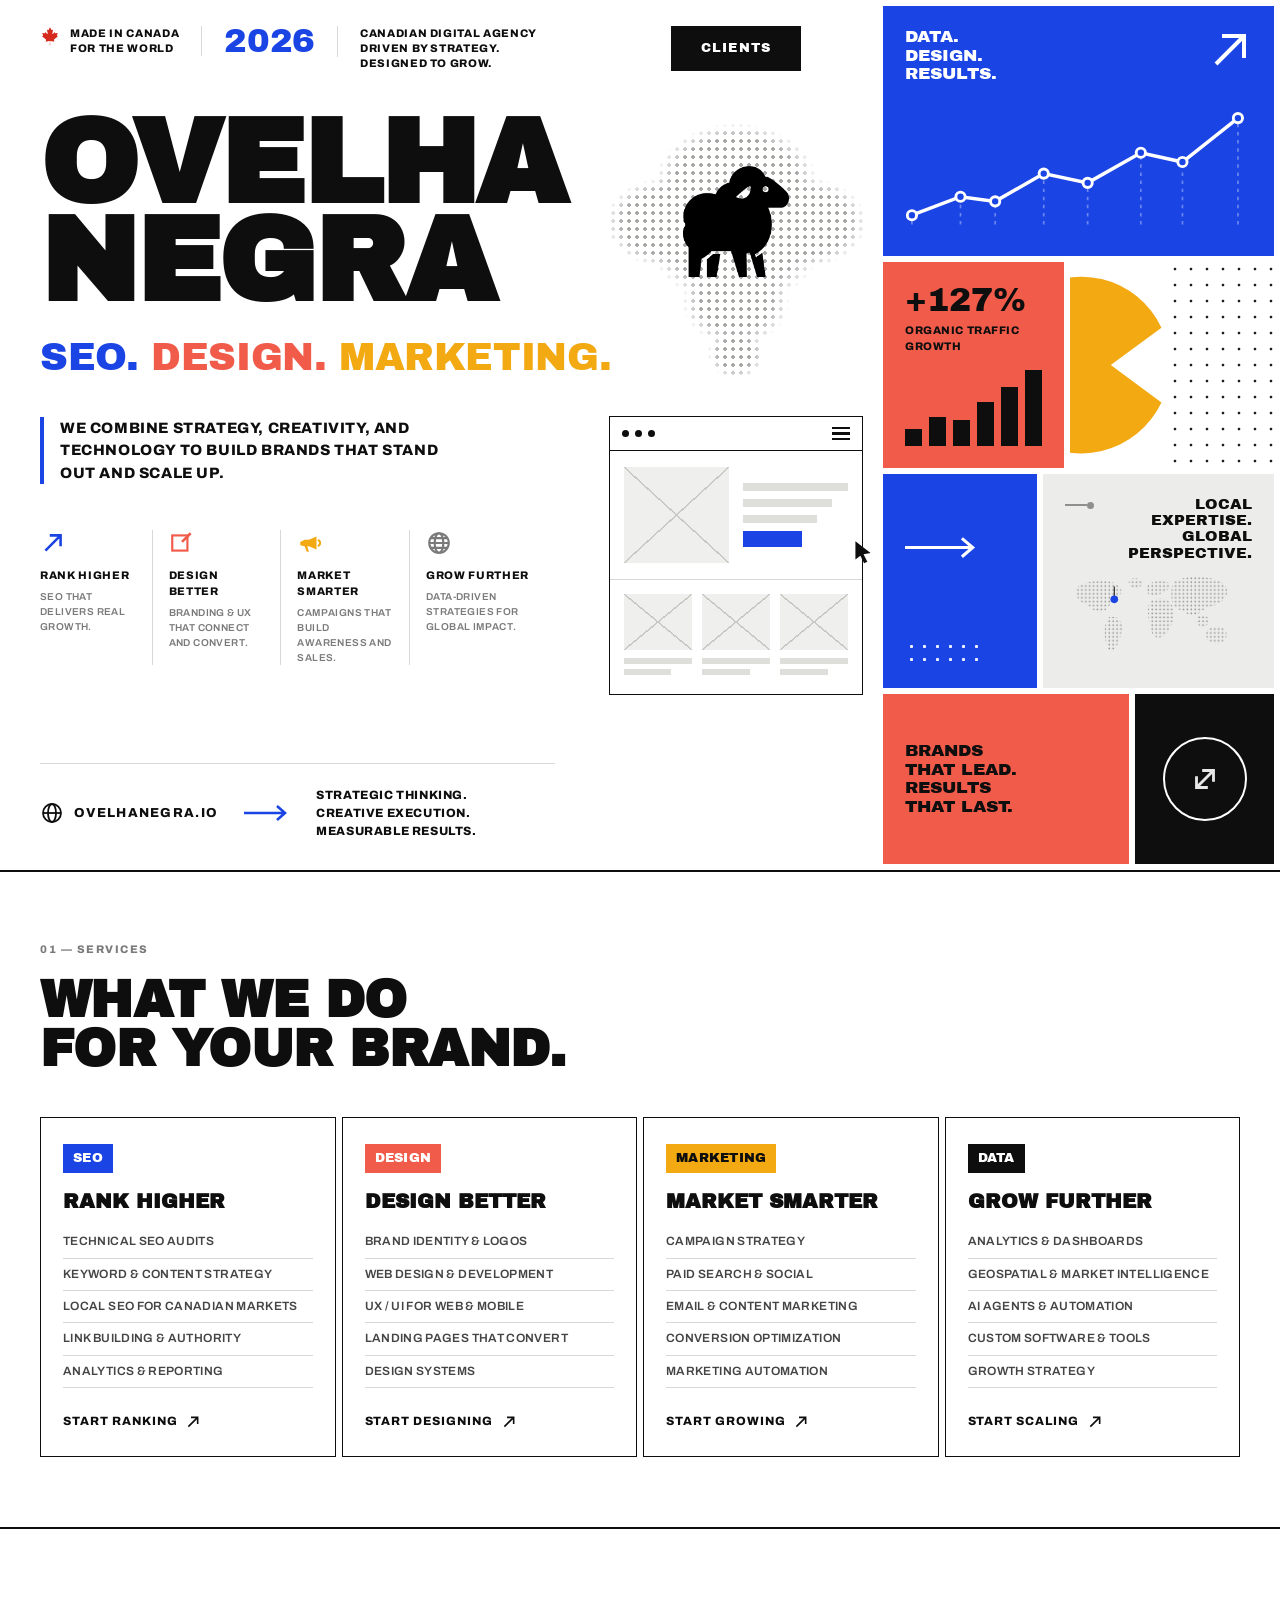
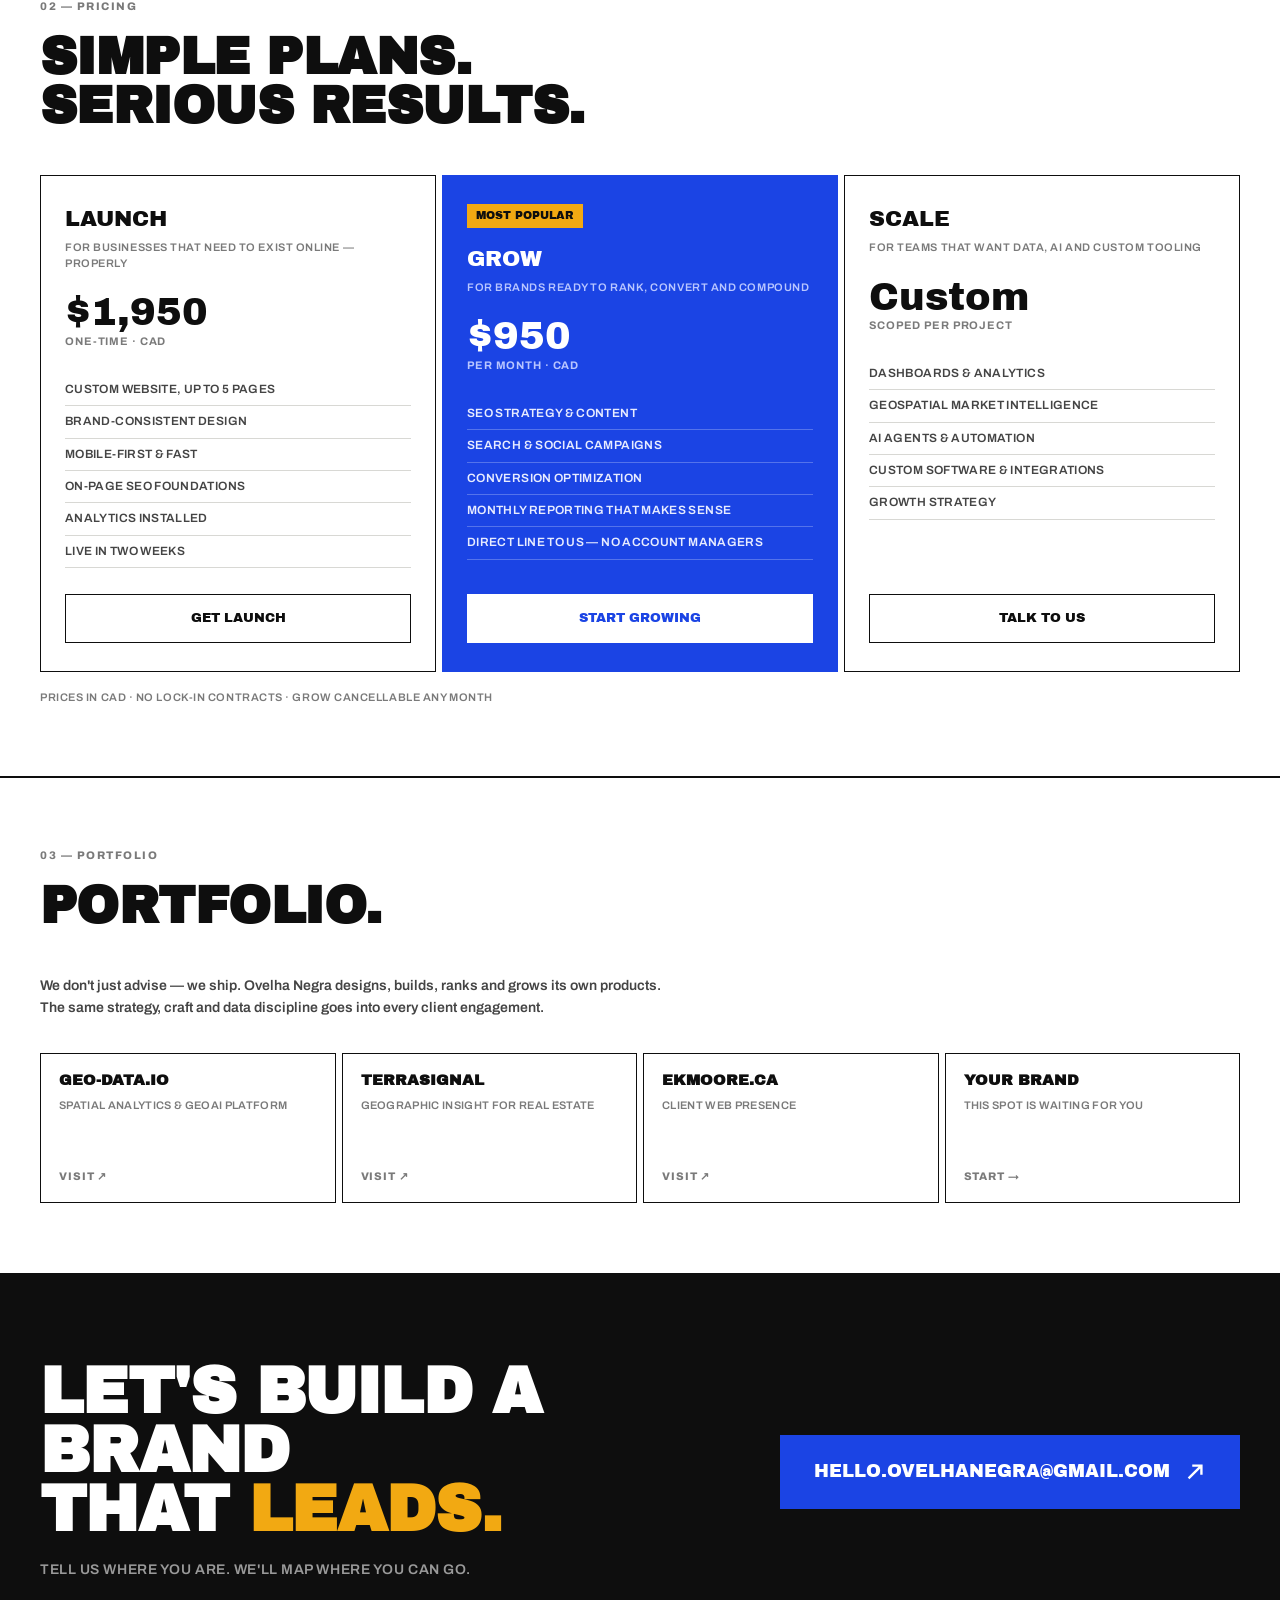
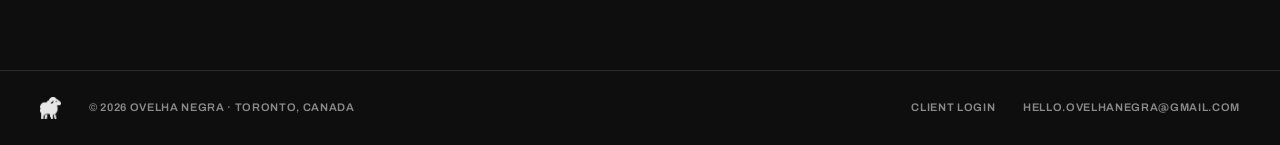
<file: index.html>
<!DOCTYPE html>
<html lang="en">
<head>
<meta charset="UTF-8">
<meta name="viewport" content="width=device-width, initial-scale=1.0">
<title>Ovelha Negra — Canadian Digital Agency · SEO. Design. Marketing.</title>
<meta name="description" content="Ovelha Negra is a Canadian digital agency driven by strategy and designed to grow. SEO, branding &amp; UX, and data-driven marketing that build brands that stand out and scale up. Made in Canada for the world.">
<meta name="theme-color" content="#0e0e0e">
<meta property="og:title" content="Ovelha Negra — SEO. Design. Marketing.">
<meta property="og:description" content="Canadian digital agency driven by strategy. Designed to grow. Strategic thinking, creative execution, measurable results.">
<meta property="og:type" content="website">
<meta property="og:url" content="https://ovelhanegra.io">
<meta property="og:image" content="https://ovelhanegra.io/assets/og-image.png">
<meta property="og:image:width" content="1200">
<meta property="og:image:height" content="630">
<meta name="twitter:card" content="summary_large_image">
<meta name="twitter:title" content="Ovelha Negra — SEO. Design. Marketing.">
<meta name="twitter:description" content="Canadian digital agency driven by strategy. Designed to grow.">
<meta name="twitter:image" content="https://ovelhanegra.io/assets/og-image.png">
<link rel="canonical" href="https://ovelhanegra.io/">
<link rel="icon" type="image/png" href="/assets/ovelhanegra-sheep.png">
<link rel="apple-touch-icon" href="/assets/ovelhanegra-sheep.png">
<link rel="preconnect" href="https://fonts.googleapis.com">
<link rel="preconnect" href="https://fonts.gstatic.com" crossorigin>
<link href="https://fonts.googleapis.com/css2?family=Archivo:ital,wght@0,400;0,600;0,700;0,800;0,900&family=Archivo+Black&display=swap" rel="stylesheet">
<script type="application/ld+json">
{
  "@context": "https://schema.org",
  "@type": "ProfessionalService",
  "name": "Ovelha Negra",
  "url": "https://ovelhanegra.io",
  "logo": "https://ovelhanegra.io/assets/ovelhanegra-sheep.png",
  "email": "hello.ovelhanegra@gmail.com",
  "description": "Canadian digital agency driven by strategy. SEO, design and marketing that build brands that stand out and scale up.",
  "areaServed": "Worldwide",
  "address": { "@type": "PostalAddress", "addressCountry": "CA", "addressLocality": "Toronto" },
  "knowsAbout": ["SEO", "Branding", "UX Design", "Digital Marketing", "Web Development", "Analytics"]
}
</script>
<!-- Microsoft Clarity -->
<script type="text/javascript">
    (function(c,l,a,r,i,t,y){
        c[a]=c[a]||function(){(c[a].q=c[a].q||[]).push(arguments)};
        t=l.createElement(r);t.async=1;t.src="https://www.clarity.ms/tag/"+i;
        y=l.getElementsByTagName(r)[0];y.parentNode.insertBefore(t,y);
    })(window, document, "clarity", "script", "xgvyvarw9n");
</script>
<style>
  :root{
    --paper:#ffffff;
    --ink:#0e0e0e;
    --blue:#1b44e4;
    --coral:#f05b4a;
    --yellow:#f2a912;
    --grey:#ececea;
    --grey-txt:#7a7a7a;
    --line:#d8d8d4;
    --sans:"Archivo",-apple-system,BlinkMacSystemFont,"Helvetica Neue",Arial,sans-serif;
    --black:"Archivo Black","Archivo",-apple-system,sans-serif;
  }
  *{margin:0;padding:0;box-sizing:border-box}
  html{scroll-behavior:smooth}
  body{background:var(--paper);color:var(--ink);font-family:var(--sans);font-size:15px;line-height:1.45;-webkit-font-smoothing:antialiased;text-rendering:optimizeLegibility}
  a{color:inherit;text-decoration:none}
  ::selection{background:var(--ink);color:var(--paper)}
  .u{text-transform:uppercase}
  .kicker{font-weight:800;font-size:11px;letter-spacing:.06em;text-transform:uppercase;line-height:1.35}
  .kicker-sub{font-weight:600;font-size:10px;letter-spacing:.05em;text-transform:uppercase;color:var(--grey-txt);line-height:1.35}

  /* ============ POSTER GRID ============ */
  .poster{display:grid;grid-template-columns:minmax(0,46fr) minmax(0,23fr) minmax(0,31fr);gap:0;max-width:1720px;margin:0 auto}
  .col-left{padding:26px 34px 30px 40px;display:flex;flex-direction:column;min-width:0}
  .col-mid{padding:26px 20px 30px;display:flex;flex-direction:column;align-items:center;min-width:0}
  .col-right{display:grid;grid-template-rows:auto auto auto auto;gap:6px;padding:6px 6px 6px 0;min-width:0}

  /* ---- top meta bar ---- */
  .topbar{display:flex;align-items:flex-start;gap:0;margin-bottom:44px}
  .topbar .cell{padding-right:22px;margin-right:22px;border-right:1px solid var(--line)}
  .topbar .cell:last-child{border-right:0;margin-right:0;padding-right:0}
  .maple{width:20px;height:20px;flex:none}
  .flagcell{display:flex;gap:10px;align-items:flex-start}
  .year{font-family:var(--black);font-size:34px;line-height:.9;color:var(--blue);letter-spacing:-.01em}

  /* ---- headline ---- */
  h1{font-family:var(--black);font-weight:900;font-size:clamp(64px,9.2vw,178px);line-height:.84;letter-spacing:-.02em;text-transform:uppercase;margin:0 0 26px}
  .tagline{font-family:var(--black);font-size:clamp(26px,3vw,55px);line-height:1;letter-spacing:-.01em;text-transform:uppercase;margin-bottom:40px;white-space:nowrap}
  .tagline .t-seo{color:var(--blue)}
  .tagline .t-design{color:var(--coral)}
  .tagline .t-mkt{color:var(--yellow)}

  .thesis{border-left:4px solid var(--blue);padding-left:16px;font-weight:800;font-size:15px;letter-spacing:.04em;text-transform:uppercase;max-width:430px;line-height:1.5;margin-bottom:46px}

  /* ---- four pillars ---- */
  .pillars{display:grid;grid-template-columns:repeat(4,1fr);gap:0;margin-bottom:auto;padding-bottom:40px}
  .pillar{padding:0 16px 0 0;margin-right:16px;border-right:1px solid var(--line)}
  .pillar:last-child{border-right:0;margin-right:0}
  .pillar svg{width:26px;height:26px;margin-bottom:12px;display:block}
  .pillar h3{font-weight:800;font-size:11px;letter-spacing:.06em;text-transform:uppercase;margin-bottom:5px}
  .pillar p{font-weight:600;font-size:10px;letter-spacing:.04em;text-transform:uppercase;color:var(--grey-txt);line-height:1.5}

  /* ---- bottom strip ---- */
  .bottomstrip{display:flex;align-items:center;gap:26px;border-top:1px solid var(--line);padding-top:22px;flex-wrap:wrap}
  .site-id{display:flex;align-items:center;gap:10px;font-weight:800;font-size:13px;letter-spacing:.1em}
  .site-id svg{width:24px;height:24px}
  .strip-arrow{flex:none}
  .strip-claim{font-weight:800;font-size:12px;letter-spacing:.05em;text-transform:uppercase;line-height:1.5}

  /* ---- middle column ---- */
  .clients-btn{font-family:var(--black);font-size:13px;letter-spacing:.08em;text-transform:uppercase;background:var(--ink);color:#fff;padding:13px 30px;align-self:center;display:inline-block;transition:background .15s}
  .clients-btn:hover{background:var(--blue)}
  .sheep-stage{position:relative;width:100%;max-width:400px;aspect-ratio:1/1.12;margin:26px auto 0;display:flex;align-items:center;justify-content:center}
  .halftone{position:absolute;inset:0;background-image:radial-gradient(circle,#a8a8a5 1.6px,transparent 1.7px);background-size:8px 8px;-webkit-mask-image:radial-gradient(ellipse 40% 26% at 50% 30%,#000 60%,transparent 80%),radial-gradient(ellipse 30% 20% at 22% 44%,#000 55%,transparent 78%),radial-gradient(ellipse 30% 20% at 78% 44%,#000 55%,transparent 78%),radial-gradient(ellipse 42% 26% at 50% 52%,#000 58%,transparent 80%),radial-gradient(ellipse 28% 20% at 50% 72%,#000 50%,transparent 76%),radial-gradient(ellipse 15% 12% at 50% 90%,#000 45%,transparent 75%);mask-image:radial-gradient(ellipse 40% 26% at 50% 30%,#000 60%,transparent 80%),radial-gradient(ellipse 30% 20% at 22% 44%,#000 55%,transparent 78%),radial-gradient(ellipse 30% 20% at 78% 44%,#000 55%,transparent 78%),radial-gradient(ellipse 42% 26% at 50% 52%,#000 58%,transparent 80%),radial-gradient(ellipse 28% 20% at 50% 72%,#000 50%,transparent 76%),radial-gradient(ellipse 15% 12% at 50% 90%,#000 45%,transparent 75%)}
  .sheep-stage img{position:relative;width:42%;height:auto;z-index:2;margin-bottom:14%}

  .browser{width:100%;max-width:390px;border:1.5px solid var(--ink);background:var(--paper);margin-top:34px;position:relative}
  .cursor-icon{position:absolute;right:-14px;top:44%;width:26px;height:auto;z-index:4}
  .browser-bar{display:flex;align-items:center;justify-content:space-between;padding:10px 12px;border-bottom:1.5px solid var(--ink)}
  .dots{display:flex;gap:6px}
  .dots i{width:7px;height:7px;border-radius:50%;background:var(--ink);display:block}
  .burger{display:flex;flex-direction:column;gap:3px}
  .burger i{width:18px;height:2.5px;background:var(--ink);display:block}
  .browser-hero{display:grid;grid-template-columns:1fr 1fr;gap:14px;padding:16px 14px;border-bottom:1px solid var(--line)}
  .ph-img{background:#efefed;position:relative;min-height:96px}
  .ph-img::before,.ph-img::after{content:"";position:absolute;inset:0;background:linear-gradient(to top right,transparent calc(50% - .75px),#c9c9c6 calc(50% - .75px),#c9c9c6 calc(50% + .75px),transparent calc(50% + .75px))}
  .ph-img::after{background:linear-gradient(to bottom right,transparent calc(50% - .75px),#c9c9c6 calc(50% - .75px),#c9c9c6 calc(50% + .75px),transparent calc(50% + .75px))}
  .ph-lines{display:flex;flex-direction:column;gap:8px;justify-content:center}
  .ph-lines i{display:block;height:8px;background:#dededb}
  .ph-lines i:nth-child(2){width:85%}
  .ph-lines i:nth-child(3){width:70%}
  .ph-btn{width:56%;height:16px;background:var(--blue)}
  .browser-cards{display:grid;grid-template-columns:repeat(3,1fr);gap:10px;padding:14px}
  .bcard .ph-img{min-height:56px;margin-bottom:8px}
  .bcard i{display:block;height:6px;background:#dededb;margin-bottom:5px}
  .bcard i:last-child{width:70%}

  /* ---- right mosaic ---- */
  .tile{position:relative;overflow:hidden;padding:22px;display:flex;flex-direction:column}
  .t-blue{background:var(--blue);color:#fff}
  .t-coral{background:var(--coral)}
  .t-grey{background:var(--grey)}
  .t-black{background:var(--ink);color:#fff}
  .t-white{background:var(--paper)}
  .tile-head{font-family:var(--black);font-size:clamp(17px,1.35vw,24px);line-height:1.08;text-transform:uppercase;letter-spacing:0}

  .row-chart{min-height:250px}
  .map-head{display:flex;justify-content:space-between;align-items:flex-start;gap:10px;margin-bottom:12px}
  .map-head .tile-head{text-align:right}
  .map-marker{width:22px;height:2px;background:#8f8f8c;margin-top:8px;position:relative;flex:none}
  .map-marker::after{content:"";position:absolute;right:-7px;top:-2.5px;width:7px;height:7px;border-radius:50%;background:#8f8f8c}
  .row-chart .chart-top{display:flex;justify-content:space-between;align-items:flex-start;margin-bottom:8px}
  .row-chart svg.linechart{width:100%;height:auto;margin-top:auto;display:block}
  .arrow-ne{width:44px;height:44px;flex:none}

  .row2{display:grid;grid-template-columns:47fr 53fr;gap:6px}
  .stat-num{font-family:var(--black);font-size:clamp(28px,2.6vw,44px);line-height:1;margin-bottom:6px}
  .stat-label{font-weight:800;font-size:11px;letter-spacing:.05em;text-transform:uppercase;line-height:1.4;margin-bottom:16px}
  .bars{display:flex;align-items:flex-end;gap:7px;height:76px;margin-top:auto}
  .bars i{display:block;background:var(--ink);flex:1}
  .pac-tile{background:var(--paper);display:grid;grid-template-columns:1fr 1fr;padding:0}
  .pac{width:100%;height:100%;display:block}
  .dotgrid{background-image:radial-gradient(circle,#1a1a1a 1.5px,transparent 1.6px);background-size:16px 16px;background-position:center}

  .row3{display:grid;grid-template-columns:40fr 60fr;gap:6px;min-height:170px}
  .t-arrow{justify-content:space-between}
  .arrow-e{width:70%;height:auto;margin:auto 0}
  .t-arrow .tiledots{margin-top:auto;background-image:radial-gradient(circle,rgba(255,255,255,.9) 1.4px,transparent 1.5px);background-size:13px 13px;height:26px;width:70%}
  .worldmap{width:100%;height:auto;margin-top:auto;display:block}

  .row4{display:grid;grid-template-columns:64fr 36fr;gap:6px;min-height:170px}
  .t-coral .tile-head{color:var(--ink)}
  .circle-arrow{margin:auto;width:84px;height:84px;border:2px solid #fff;border-radius:50%;display:flex;align-items:center;justify-content:center}
  .circle-arrow svg{width:34px;height:34px}

  .tile a.cover{position:absolute;inset:0;z-index:3}
  .tile{transition:filter .15s}
  .tile:hover{filter:brightness(.97)}

  /* ============ SECTIONS BELOW ============ */
  .band{border-top:2px solid var(--ink)}
  .section{max-width:1720px;margin:0 auto;padding:70px 40px}
  .sec-label{font-weight:800;font-size:11px;letter-spacing:.14em;text-transform:uppercase;color:var(--grey-txt);margin-bottom:18px}
  .sec-title{font-family:var(--black);font-size:clamp(30px,4vw,58px);line-height:.95;text-transform:uppercase;letter-spacing:-.01em;margin-bottom:44px}

  .svc-grid{display:grid;grid-template-columns:repeat(4,1fr);gap:6px}
  .svc{border:1.5px solid var(--ink);padding:26px 22px;display:flex;flex-direction:column;min-height:340px}
  .svc .tag{font-family:var(--black);font-size:13px;letter-spacing:.02em;text-transform:uppercase;padding:5px 10px;display:inline-block;align-self:flex-start;margin-bottom:18px;color:#fff}
  .svc:nth-child(1) .tag{background:var(--blue)}
  .svc:nth-child(2) .tag{background:var(--coral)}
  .svc:nth-child(3) .tag{background:var(--yellow);color:var(--ink)}
  .svc:nth-child(4) .tag{background:var(--ink)}
  .svc h3{font-family:var(--black);font-size:20px;text-transform:uppercase;line-height:1.05;margin-bottom:14px}
  .svc ul{list-style:none;margin-bottom:22px}
  .svc li{font-weight:600;font-size:12px;letter-spacing:.03em;text-transform:uppercase;color:#444;padding:7px 0;border-bottom:1px solid var(--line)}
  .svc .go{margin-top:auto;font-weight:800;font-size:12px;letter-spacing:.08em;text-transform:uppercase;display:inline-flex;align-items:center;gap:8px}
  .svc .go svg{width:16px;height:16px;transition:transform .15s}
  .svc:hover .go svg{transform:translate(3px,-3px)}

  /* ---- pricing ---- */
  .price-grid{display:grid;grid-template-columns:repeat(3,1fr);gap:6px}
  .price{border:1.5px solid var(--ink);padding:28px 24px;display:flex;flex-direction:column;min-height:420px;background:var(--paper);transition:background .2s,border-color .2s,color .2s,transform .15s}
  .price:nth-child(1){--hc:var(--blue);--hc-sub:#b9c6ff;--hc-li:#e8ecff;--hc-bd:rgba(255,255,255,.28)}
  .price:nth-child(2){--hc:var(--ink);--hc-sub:#9a9a9a;--hc-li:#d6d6d6;--hc-bd:rgba(255,255,255,.22)}
  .price:nth-child(3){--hc:var(--coral);--hc-sub:#ffe0db;--hc-li:#fff0ed;--hc-bd:rgba(255,255,255,.35)}
  .price:hover{background:var(--hc);border-color:var(--hc);color:#fff;transform:translateY(-4px)}
  .price:hover .p-for,.price:hover .p-per{color:var(--hc-sub)}
  .price:hover li{color:var(--hc-li);border-bottom-color:var(--hc-bd)}
  .price:hover .p-cta{background:#fff;border-color:#fff;color:var(--hc)}
  .price .p-name{font-family:var(--black);font-size:22px;text-transform:uppercase;margin-bottom:4px}
  .price .p-for{font-weight:600;font-size:11px;letter-spacing:.05em;text-transform:uppercase;color:var(--grey-txt);margin-bottom:22px}
  .price .p-amount{font-family:var(--black);font-size:clamp(34px,3vw,48px);line-height:1;margin-bottom:2px}
  .price .p-per{font-weight:700;font-size:11px;letter-spacing:.08em;text-transform:uppercase;color:var(--grey-txt);margin-bottom:24px}
  .price ul{list-style:none;margin-bottom:26px}
  .price li{font-weight:600;font-size:12px;letter-spacing:.03em;text-transform:uppercase;color:#444;padding:7px 0;border-bottom:1px solid var(--line)}
  .price .p-cta{margin-top:auto;display:flex;align-items:center;justify-content:center;gap:10px;border:1.5px solid var(--ink);padding:14px;font-family:var(--black);font-size:13px;text-transform:uppercase;transition:background .15s,color .15s}
  .price .p-cta:hover{background:var(--ink);color:#fff}
  .price.featured{background:var(--blue);border-color:var(--blue);color:#fff}
  .price.featured .p-for,.price.featured .p-per{color:#b9c6ff}
  .price.featured li{color:#e8ecff;border-bottom-color:rgba(255,255,255,.25)}
  .price.featured .p-cta{border-color:#fff;background:#fff;color:var(--blue)}
  .price.featured:hover{background:var(--hc);border-color:var(--hc)}
  .price.featured:hover .p-for,.price.featured:hover .p-per{color:var(--hc-sub)}
  .price.featured:hover li{color:var(--hc-li);border-bottom-color:var(--hc-bd)}
  .price.featured:hover .p-cta{background:#fff;border-color:#fff;color:var(--hc)}
  .price.featured .p-cta:hover{background:var(--yellow);border-color:var(--yellow);color:var(--ink)}
  .p-flag{align-self:flex-start;background:var(--yellow);color:var(--ink);font-family:var(--black);font-size:11px;text-transform:uppercase;padding:4px 9px;margin-bottom:16px}
  .price-note{margin-top:18px;font-weight:600;font-size:11px;letter-spacing:.05em;text-transform:uppercase;color:var(--grey-txt)}

  .work-note{font-weight:600;font-size:14px;color:#444;max-width:640px;margin-bottom:34px;line-height:1.6;text-transform:none;letter-spacing:0}
  .work-grid{display:grid;grid-template-columns:repeat(4,1fr);gap:6px}
  .work{border:1.5px solid var(--ink);padding:18px;min-height:150px;display:flex;flex-direction:column;transition:background .15s,color .15s}
  .work:hover{background:var(--ink);color:#fff}
  .work b{font-family:var(--black);font-size:15px;text-transform:uppercase;line-height:1.1;margin-bottom:8px}
  .work span{font-weight:600;font-size:11px;letter-spacing:.03em;text-transform:uppercase;color:var(--grey-txt);line-height:1.5}
  .work:hover span{color:#cfcfcf}
  .work .wgo{margin-top:auto;font-weight:800;font-size:11px;letter-spacing:.08em}

  .cta{background:var(--ink);color:#fff}
  .cta .section{display:grid;grid-template-columns:1fr auto;gap:40px;align-items:center;padding-top:90px;padding-bottom:90px}
  .cta h2{font-family:var(--black);font-size:clamp(36px,5vw,76px);line-height:.92;text-transform:uppercase;letter-spacing:-.01em}
  .cta h2 .hl{color:var(--yellow)}
  .cta p{font-weight:600;font-size:14px;letter-spacing:.04em;text-transform:uppercase;color:#9a9a9a;margin-top:20px}
  .cta-btn{display:inline-flex;align-items:center;gap:14px;background:var(--blue);color:#fff;font-family:var(--black);font-size:clamp(15px,1.4vw,20px);text-transform:uppercase;padding:24px 34px;transition:background .15s}
  .cta-btn:hover{background:var(--coral)}
  .cta-btn svg{width:22px;height:22px}

  footer{background:var(--ink);color:#8b8b8b;border-top:1px solid #2c2c2c}
  .foot{max-width:1720px;margin:0 auto;padding:26px 40px;display:flex;flex-wrap:wrap;gap:10px 28px;align-items:center;font-weight:600;font-size:11px;letter-spacing:.06em;text-transform:uppercase}
  .foot img{height:22px;width:auto;filter:invert(1);opacity:.9}
  .foot a:hover{color:#fff}
  .foot .grow{flex:1}

  /* ============ RESPONSIVE ============ */
  @media(max-width:1180px){
    .poster{grid-template-columns:1fr 1fr;min-height:0}
    .col-mid{order:3}
    .col-right{order:2;padding:26px 34px 0 0}
    .col-left{grid-column:1/-1;order:1}
    .col-mid{padding-left:34px}
    .svc-grid{grid-template-columns:repeat(2,1fr)}
    .work-grid{grid-template-columns:repeat(2,1fr)}
    .tagline{white-space:normal}
  }
  @media(max-width:720px){
    .poster{display:block}
    .col-left{padding:20px 22px}
    .col-mid{padding:10px 22px 30px}
    .col-right{padding:0 22px 10px}
    .topbar{flex-wrap:wrap;gap:12px;margin-bottom:30px}
    .topbar .cell{border-right:0;margin-right:0;padding-right:14px}
    .pillars{grid-template-columns:repeat(2,1fr);gap:22px 0}
    .pillar:nth-child(2){border-right:0}
    .svc-grid,.work-grid,.price-grid{grid-template-columns:1fr}
    .cta .section{grid-template-columns:1fr;padding:60px 22px}
    .section{padding:50px 22px}
    .row3,.row4{grid-template-columns:1fr}
    .pac-tile{grid-template-columns:1fr 1fr;min-height:120px}
    .bottomstrip{gap:16px}
  }
  /* ============ MOBILE LAYER ============ */
  .m-only{display:none}
  @media(max-width:720px){
    .m-only{display:block}
    .topbar,.col-mid,.row-chart,.row3,.row4,.pillars,.bottomstrip{display:none}

    .m-header{display:flex;align-items:center;justify-content:space-between;padding:14px 22px;border-bottom:1.5px solid var(--ink);position:sticky;top:0;background:var(--paper);z-index:60}
    .m-header .mh-brand{display:flex;align-items:center;gap:10px}
    .m-header img{height:34px;width:auto}
    .m-header b{font-family:var(--black);font-size:19px;letter-spacing:0;text-transform:uppercase}
    .m-burger{background:none;border:0;padding:6px 0 6px 12px;cursor:pointer;display:flex;flex-direction:column;gap:5px}
    .m-burger i{width:30px;height:4px;background:var(--ink);display:block}
    .m-menu{display:none;border-bottom:1.5px solid var(--ink);background:var(--paper);position:sticky;top:63px;z-index:59}
    .m-menu.open{display:block}
    .m-menu a{display:block;padding:15px 22px;font-family:var(--black);font-size:14px;text-transform:uppercase;letter-spacing:.04em;border-bottom:1px solid var(--line)}
    .m-menu a:last-child{border-bottom:0}
    .m-menu a:active{background:var(--blue);color:#fff}

    .col-left{position:relative;padding:18px 22px 8px}
    .m-meta{display:flex;align-items:center;gap:10px;font-weight:700;font-size:14px;margin-bottom:18px}
    .m-meta .maple2{width:22px;height:22px;flex:none}
    .m-meta .div{width:1px;height:20px;background:var(--line);margin:0 8px}
    .m-sheep{position:absolute;top:38px;right:2px;width:35%;aspect-ratio:1/1.05;display:flex;align-items:center;justify-content:center;z-index:1}
    .m-sheep .halftone{display:block}
    .m-sheep img{position:relative;width:56%;height:auto;z-index:2}

    h1{font-size:clamp(40px,13.5vw,56px);max-width:64%;margin-bottom:18px;position:relative;z-index:2}
    .tagline{font-size:clamp(19px,5.9vw,25px);white-space:normal;margin-bottom:16px;position:relative;z-index:2}
    .m-ddr{font-weight:800;font-size:21px;letter-spacing:-.01em;display:inline-block;border-bottom:4px solid var(--blue);padding-bottom:6px;margin-bottom:16px}
    .thesis{border-left:0;padding-left:0;text-transform:none;font-weight:600;font-size:17px;letter-spacing:0;line-height:1.5;color:#1c1c1c;margin-bottom:22px}
    .m-cta{display:flex;align-items:center;justify-content:space-between;gap:14px;background:var(--blue);color:#fff;font-weight:700;font-size:17px;padding:17px 22px;margin-bottom:10px}
    .m-cta svg{width:26px;height:16px;flex:none}

    .col-right{padding:0 22px}
    .row2{grid-template-columns:47fr 53fr;gap:6px}

    .m-sec{padding:26px 22px 6px}
    .m-label{color:var(--blue);font-weight:800;font-size:13px;letter-spacing:.08em;text-transform:uppercase;margin-bottom:14px}
    .m-rows{display:flex;flex-direction:column;gap:12px}
    .m-row{display:flex;align-items:center;gap:16px;border:1px solid var(--line);background:var(--paper);padding:14px;box-shadow:0 1px 3px rgba(0,0,0,.06)}
    .m-row .ic{width:64px;height:64px;flex:none;display:flex;align-items:center;justify-content:center;border-radius:8px}
    .m-row .ic svg{width:30px;height:30px}
    .m-row:nth-child(1) .ic{background:var(--blue)}
    .m-row:nth-child(2) .ic{background:var(--coral)}
    .m-row:nth-child(3) .ic{background:var(--yellow)}
    .m-row .tx{flex:1;min-width:0}
    .m-row .tx b{display:block;font-weight:800;font-size:14px;letter-spacing:.02em;text-transform:uppercase;line-height:1.25;margin-bottom:4px}
    .m-row .tx span{font-weight:600;font-size:12.5px;color:#555;line-height:1.4;display:block}
    .m-row .arw{flex:none;width:26px;height:16px}

    .m-stats{display:grid;grid-template-columns:repeat(3,1fr);gap:10px}
    .m-stat{background:#f4f4f2;padding:14px 12px 10px;min-width:0}
    .m-stat b{font-family:var(--black);font-size:clamp(19px,5.6vw,24px);display:block;margin-bottom:3px}
    .m-stat span{font-weight:600;font-size:11px;color:#555;line-height:1.35;display:block;margin-bottom:8px}
    .m-stat svg{width:100%;height:34px;display:block}

    .m-band{background:var(--blue);color:#fff;margin-top:26px;padding:26px 22px;display:flex;align-items:center;gap:18px}
    .m-band .big-arw{width:44px;height:44px;flex:none}
    .m-band small{display:block;font-weight:600;font-size:13px;color:#c7d1ff;margin-bottom:4px}
    .m-band a{font-family:var(--black);font-size:clamp(19px,5.8vw,24px);text-transform:none;display:flex;align-items:center;gap:10px;color:#fff}
    .m-band a svg{width:28px;height:16px;flex:none}
  }
</style>
</head>
<body>

<!-- ==================== MOBILE HEADER ==================== -->
<div class="m-only m-header">
  <a class="mh-brand" href="/">
    <img src="/assets/ovelhanegra-sheep.png" alt="Ovelha Negra">
    <b>Ovelha Negra</b>
  </a>
  <button class="m-burger" id="mBurger" aria-label="Menu" aria-expanded="false"><i></i><i></i><i></i></button>
</div>
<nav class="m-only m-menu" id="mMenu">
  <a href="#services">Services</a>
  <a href="#pricing">Pricing</a>
  <a href="#work">Portfolio</a>
  <a href="/clients/">Client Login</a>
  <a href="#contact">Contact</a>
</nav>

<!-- ==================== POSTER HERO ==================== -->
<div class="poster">

  <!-- LEFT -->
  <div class="col-left">
    <div class="topbar">
      <div class="cell flagcell">
        <svg class="maple" viewBox="0 0 24 24" fill="#d52b1e" aria-hidden="true"><path d="M12 1.5l-1.6 3.1c-.2.4-.5.4-.9.2l-1.2-.6.9 4.6c.2.9-.4 1-.9.5L6.4 7.2l-.3 1.1c-.1.3-.3.6-.7.5L2.8 8.3l.7 2.5c.1.5.3.9-.2 1.1l-.9.5 4.4 3.6c.4.3.6.9.4 1.5l-.4 1.3 4.2-.8c.5-.1.9.1.9.6L11.7 23h.6l-.2-4.4c0-.5.4-.7.9-.6l4.2.8-.4-1.3c-.2-.6 0-1.2.4-1.5l4.4-3.6-.9-.5c-.5-.2-.3-.6-.2-1.1l.7-2.5-2.6.5c-.4.1-.6-.2-.7-.5l-.3-1.1-1.9 2.1c-.5.5-1.1.4-.9-.5l.9-4.6-1.2.6c-.4.2-.7.2-.9-.2z"/></svg>
        <div class="kicker">Made in Canada<br>for the World</div>
      </div>
      <div class="cell"><div class="year">2026</div></div>
      <div class="cell"><div class="kicker">Canadian Digital Agency<br>Driven by Strategy.<br>Designed to Grow.</div></div>
    </div>

    <div class="m-only m-meta">
      <svg class="maple2" viewBox="0 0 24 24" fill="#d52b1e" aria-hidden="true"><path d="M12 1.5l-1.6 3.1c-.2.4-.5.4-.9.2l-1.2-.6.9 4.6c.2.9-.4 1-.9.5L6.4 7.2l-.3 1.1c-.1.3-.3.6-.7.5L2.8 8.3l.7 2.5c.1.5.3.9-.2 1.1l-.9.5 4.4 3.6c.4.3.6.9.4 1.5l-.4 1.3 4.2-.8c.5-.1.9.1.9.6L11.7 23h.6l-.2-4.4c0-.5.4-.7.9-.6l4.2.8-.4-1.3c-.2-.6 0-1.2.4-1.5l4.4-3.6-.9-.5c-.5-.2-.3-.6-.2-1.1l.7-2.5-2.6.5c-.4.1-.6-.2-.7-.5l-.3-1.1-1.9 2.1c-.5.5-1.1.4-.9-.5l.9-4.6-1.2.6c-.4.2-.7.2-.9-.2z"/></svg>
      <span>Made in Canada</span>
      <span class="div" aria-hidden="true"></span>
      <span>Built to Grow</span>
    </div>
    <div class="m-only m-sheep" aria-hidden="true">
      <div class="halftone"></div>
      <img src="/assets/ovelhanegra-sheep.png" alt="">
    </div>

    <h1>Ovelha<br>Negra</h1>

    <div class="tagline"><span class="t-seo">SEO.</span> <span class="t-design">Design.</span> <span class="t-mkt">Marketing.</span></div>

    <div class="m-only"><span class="m-ddr">Data. Design. Results.</span></div>

    <p class="thesis">We combine strategy, creativity, and technology to build brands that stand out and scale up.</p>

    <a class="m-only m-cta" href="mailto:hello.ovelhanegra@gmail.com?subject=Strategy%20call">Book a Strategy Call <svg viewBox="0 0 26 16" fill="none" stroke="#fff" stroke-width="2.4" aria-hidden="true"><path d="M0 8h22M16 1l7 7-7 7"/></svg></a>

    <div class="pillars">
      <div class="pillar">
        <svg viewBox="0 0 24 24" fill="none" stroke="#1b44e4" stroke-width="2.4" aria-hidden="true"><path d="M5 19L19 5M9 5h10v10"/></svg>
        <h3>Rank Higher</h3>
        <p>SEO that delivers real growth.</p>
      </div>
      <div class="pillar">
        <svg viewBox="0 0 24 24" fill="none" stroke="#f05b4a" stroke-width="2" aria-hidden="true"><rect x="3" y="5" width="14" height="14"/><path d="M20 3l-8 8" stroke-width="2.4"/></svg>
        <h3>Design Better</h3>
        <p>Branding &amp; UX that connect and convert.</p>
      </div>
      <div class="pillar">
        <svg viewBox="0 0 24 24" fill="none" stroke="#f2a912" stroke-width="2" aria-hidden="true"><path d="M3 11v3l4 1 2 5h2l-1.5-5H11l7 3V6l-7 3H7z" fill="#f2a912" stroke="none"/><path d="M20 9.5a3 3 0 010 5" stroke-linecap="round"/></svg>
        <h3>Market Smarter</h3>
        <p>Campaigns that build awareness and sales.</p>
      </div>
      <div class="pillar">
        <svg viewBox="0 0 24 24" fill="none" stroke="#7a7a7a" stroke-width="2" aria-hidden="true"><circle cx="12" cy="12" r="9"/><ellipse cx="12" cy="12" rx="4" ry="9"/><path d="M3 12h18M4.5 7.5h15M4.5 16.5h15"/></svg>
        <h3>Grow Further</h3>
        <p>Data-driven strategies for global impact.</p>
      </div>
    </div>

    <div class="bottomstrip">
      <div class="site-id">
        <svg viewBox="0 0 24 24" fill="none" stroke="#0e0e0e" stroke-width="1.8" aria-hidden="true"><circle cx="12" cy="12" r="9"/><ellipse cx="12" cy="12" rx="4" ry="9"/><path d="M3 12h18"/></svg>
        OVELHANEGRA.IO
      </div>
      <svg class="strip-arrow" width="46" height="18" viewBox="0 0 46 18" fill="none" aria-hidden="true"><path d="M0 9h40M33 2l8 7-8 7" stroke="#1b44e4" stroke-width="2.6"/></svg>
      <div class="strip-claim">Strategic Thinking.<br>Creative Execution.<br>Measurable Results.</div>
    </div>
  </div>

  <!-- MIDDLE -->
  <div class="col-mid">
    <a class="clients-btn" href="/clients/">Clients</a>
    <div class="sheep-stage">
      <div class="halftone" aria-hidden="true"></div>
      <img src="/assets/ovelhanegra-sheep.png" alt="Ovelha Negra — the black sheep" width="340" height="340">
    </div>
    <div class="browser" aria-hidden="true">
      <svg class="cursor-icon" viewBox="0 0 24 24" aria-hidden="true"><path d="M5 2l14 11-6.5 1L16 21l-3 1.4-3.4-7L5 19z" fill="#0e0e0e"/></svg>
      <div class="browser-bar"><div class="dots"><i></i><i></i><i></i></div><div class="burger"><i></i><i></i><i></i></div></div>
      <div class="browser-hero">
        <div class="ph-img"></div>
        <div class="ph-lines"><i></i><i></i><i></i><span class="ph-btn"></span></div>
      </div>
      <div class="browser-cards">
        <div class="bcard"><div class="ph-img"></div><i></i><i></i></div>
        <div class="bcard"><div class="ph-img"></div><i></i><i></i></div>
        <div class="bcard"><div class="ph-img"></div><i></i><i></i></div>
      </div>
    </div>
  </div>

  <!-- RIGHT MOSAIC -->
  <div class="col-right">

    <div class="tile t-blue row-chart">
      <a class="cover" href="#services" aria-label="Data. Design. Results. — see services"></a>
      <div class="chart-top">
        <div class="tile-head">Data.<br>Design.<br>Results.</div>
        <svg class="arrow-ne" viewBox="0 0 44 44" fill="none" aria-hidden="true"><path d="M8 36L36 8M14 8h22v22" stroke="#fff" stroke-width="4"/></svg>
      </div>
      <svg class="linechart" viewBox="0 0 300 120" fill="none" aria-hidden="true">
        <path d="M6 112v-8M48 112v-24M78 112v-20M120 112v-44M158 112v-36M204 112v-62M240 112v-54M288 112v-92" stroke="rgba(255,255,255,.35)" stroke-width="1.5" stroke-dasharray="3 4"/>
        <path d="M6 104L48 88 78 92 120 68 158 76 204 50 240 58 288 20" stroke="#fff" stroke-width="3"/>
        <circle cx="6" cy="104" r="4" fill="#1b44e4" stroke="#fff" stroke-width="2.5"/><circle cx="48" cy="88" r="4" fill="#1b44e4" stroke="#fff" stroke-width="2.5"/><circle cx="78" cy="92" r="4" fill="#1b44e4" stroke="#fff" stroke-width="2.5"/><circle cx="120" cy="68" r="4" fill="#1b44e4" stroke="#fff" stroke-width="2.5"/><circle cx="158" cy="76" r="4" fill="#1b44e4" stroke="#fff" stroke-width="2.5"/><circle cx="204" cy="50" r="4" fill="#1b44e4" stroke="#fff" stroke-width="2.5"/><circle cx="240" cy="58" r="4" fill="#1b44e4" stroke="#fff" stroke-width="2.5"/><circle cx="288" cy="20" r="4" fill="#1b44e4" stroke="#fff" stroke-width="2.5"/>
      </svg>
    </div>

    <div class="row2">
      <div class="tile t-coral">
        <a class="cover" href="#services" aria-label="+127% organic traffic growth — see SEO services"></a>
        <div class="stat-num">+127%</div>
        <div class="stat-label">Organic Traffic<br>Growth</div>
        <div class="bars"><i style="height:22%"></i><i style="height:38%"></i><i style="height:34%"></i><i style="height:58%"></i><i style="height:78%"></i><i style="height:100%"></i></div>
      </div>
      <div class="tile pac-tile" aria-hidden="true">
        <svg class="pac" viewBox="0 0 90 160" preserveAspectRatio="xMinYMid meet"><path fill="#f2a912" d="M80.7 47 A78 78 0 1 0 80.7 113 L36 80 Z"/></svg>
        <div class="dotgrid"></div>
      </div>
    </div>

    <div class="row3">
      <div class="tile t-blue t-arrow">
        <a class="cover" href="#contact" aria-label="Contact Ovelha Negra"></a>
        <svg class="arrow-e" viewBox="0 0 100 30" fill="none" aria-hidden="true"><path d="M0 15h88M74 3l14 12-14 12" stroke="#fff" stroke-width="4"/></svg>
        <div class="tiledots"></div>
      </div>
      <div class="tile t-grey">
        <div class="map-head"><span class="map-marker" aria-hidden="true"></span><div class="tile-head" style="font-size:15px">Local Expertise.<br>Global Perspective.</div></div>
        <svg class="worldmap" viewBox="0 0 220 110" aria-hidden="true">
          <defs>
            <pattern id="mapdots" width="4.6" height="4.6" patternUnits="userSpaceOnUse"><circle cx="1.5" cy="1.5" r="1.05" fill="#8f8f8c"/></pattern>
          </defs>
          <g fill="url(#mapdots)">
            <path d="M18 14c12-6 34-7 44 0 8 5 4 13-2 17-6 4-8 9-13 13-5 4-11 3-15-2-5-6-14-6-17-12-3-6-3-13 3-16z"/>
            <path d="M76 8c6-3 12-2 14 2 2 4-2 8-8 8-5 0-9-6-6-10z"/>
            <path d="M52 52c8-2 14 2 15 10 1 8-3 18-7 26-3 6-8 6-10 0-3-9-4-16-3-24 1-6 2-10 5-12z"/>
            <path d="M100 12c8-4 18-4 22 0 3 3 0 8-4 10-6 3-12 6-18 4-5-2-5-11 0-14z"/>
            <path d="M102 32c10-4 20-2 24 6 4 8 2 18-2 26-4 8-10 14-16 12-6-2-8-10-9-18-1-10-3-22 3-26z"/>
            <path d="M132 8c18-6 44-4 54 4 8 6 6 16-2 22-8 6-16 4-22 10-5 5-12 8-18 4-8-5-16-6-18-14-2-9-2-22 6-26z"/>
            <path d="M158 50c5-2 10 0 11 5 1 4-2 8-7 8-4 0-8-3-8-7 0-3 1-5 4-6z"/>
            <path d="M172 64c8-3 16-1 18 6 2 6-3 12-10 13-7 1-13-3-14-9-1-5 2-8 6-10z"/>
          </g>
          <line x1="58" y1="30" x2="58" y2="16" stroke="#0e0e0e" stroke-width="1.2"/>
          <circle cx="58" cy="31" r="4.5" fill="#1b44e4"/>
        </svg>
      </div>
    </div>

    <div class="row4">
      <div class="tile t-coral">
        <a class="cover" href="#work" aria-label="Brands that lead — see our work"></a>
        <div class="tile-head" style="margin:auto 0">Brands<br>That Lead.<br>Results<br>That Last.</div>
      </div>
      <div class="tile t-black">
        <a class="cover" href="#contact" aria-label="Start a project"></a>
        <div class="circle-arrow"><svg viewBox="0 0 24 24" fill="none" stroke="#fff" stroke-width="2" aria-hidden="true"><path d="M6 18L18 6M10 6h8v8M6 10v8h8" opacity=".9"/></svg></div>
      </div>
    </div>

  </div>
</div>

<!-- ==================== MOBILE SECTIONS ==================== -->
<div class="m-only m-sec">
  <div class="m-label">What we do</div>
  <div class="m-rows">
    <a class="m-row" href="#services">
      <span class="ic"><svg viewBox="0 0 24 24" fill="none" stroke="#fff" stroke-width="2.2" aria-hidden="true"><circle cx="10.5" cy="10.5" r="6.5"/><path d="M15.5 15.5L21 21"/></svg></span>
      <span class="tx"><b>SEO that ranks<br>and converts</b><span>Technical SEO, Content, Link Building, Local SEO</span></span>
      <svg class="arw" viewBox="0 0 26 16" fill="none" stroke="#0e0e0e" stroke-width="2.2" aria-hidden="true"><path d="M0 8h22M16 1l7 7-7 7"/></svg>
    </a>
    <a class="m-row" href="#services">
      <span class="ic"><svg viewBox="0 0 24 24" fill="none" stroke="#fff" stroke-width="2" aria-hidden="true"><path d="M12 3l6 9-6 9-6-9z"/><circle cx="12" cy="12" r="2.4"/></svg></span>
      <span class="tx"><b>Design that<br>builds brands</b><span>Brand Identity, Web Design, UI/UX, Creative Systems</span></span>
      <svg class="arw" viewBox="0 0 26 16" fill="none" stroke="#0e0e0e" stroke-width="2.2" aria-hidden="true"><path d="M0 8h22M16 1l7 7-7 7"/></svg>
    </a>
    <a class="m-row" href="#services">
      <span class="ic"><svg viewBox="0 0 24 24" fill="none" stroke="#fff" stroke-width="2" aria-hidden="true"><path d="M3 10v4l5 1 3 6h2l-2-6h1l8 4V5l-8 4H8z" fill="#fff" stroke="none"/></svg></span>
      <span class="tx"><b>Marketing that<br>drives growth</b><span>Paid Ads, Content Marketing, Analytics, CRO</span></span>
      <svg class="arw" viewBox="0 0 26 16" fill="none" stroke="#0e0e0e" stroke-width="2.2" aria-hidden="true"><path d="M0 8h22M16 1l7 7-7 7"/></svg>
    </a>
  </div>
</div>

<div class="m-only m-sec">
  <div class="m-label">Performance that speaks</div>
  <div class="m-stats">
    <div class="m-stat">
      <b>127%</b><span>Traffic Growth</span>
      <svg viewBox="0 0 100 34" fill="none" aria-hidden="true"><path d="M2 30L16 24 30 27 44 18 58 21 72 12 86 15 98 4" stroke="#1b44e4" stroke-width="2.5"/><circle cx="2" cy="30" r="2.4" fill="#1b44e4"/><circle cx="30" cy="27" r="2.4" fill="#1b44e4"/><circle cx="58" cy="21" r="2.4" fill="#1b44e4"/><circle cx="86" cy="15" r="2.4" fill="#1b44e4"/><circle cx="98" cy="4" r="2.4" fill="#1b44e4"/></svg>
    </div>
    <div class="m-stat">
      <b>212</b><span>Keywords Ranked Top 10</span>
      <svg viewBox="0 0 100 34" aria-hidden="true"><rect x="4" y="26" width="10" height="8" fill="#f05b4a"/><rect x="20" y="22" width="10" height="12" fill="#f05b4a"/><rect x="36" y="18" width="10" height="16" fill="#f05b4a"/><rect x="52" y="14" width="10" height="20" fill="#f05b4a"/><rect x="68" y="8" width="10" height="26" fill="#f05b4a"/><rect x="84" y="2" width="10" height="32" fill="#f05b4a"/></svg>
    </div>
    <div class="m-stat">
      <b>3.6x</b><span>More Conversions</span>
      <svg viewBox="0 0 100 34" fill="none" aria-hidden="true"><path d="M2 28L16 22 30 26 44 16 58 20 72 10 86 13 98 5" stroke="#f2a912" stroke-width="2.5"/><circle cx="16" cy="22" r="2.4" fill="#f2a912"/><circle cx="44" cy="16" r="2.4" fill="#f2a912"/><circle cx="72" cy="10" r="2.4" fill="#f2a912"/><circle cx="98" cy="5" r="2.4" fill="#f2a912"/></svg>
    </div>
  </div>
</div>

<div class="m-only m-band">
  <svg class="big-arw" viewBox="0 0 44 44" fill="none" aria-hidden="true"><path d="M8 36L36 8M14 8h22v22" stroke="#fff" stroke-width="4"/></svg>
  <div>
    <small>Let's build what's next.</small>
    <a href="mailto:hello.ovelhanegra@gmail.com?subject=Strategy%20call">Book a Strategy Call <svg viewBox="0 0 26 16" fill="none" stroke="#fff" stroke-width="2.4" aria-hidden="true"><path d="M0 8h22M16 1l7 7-7 7"/></svg></a>
  </div>
</div>

<!-- ==================== SERVICES ==================== -->
<div class="band" id="services">
  <div class="section">
    <div class="sec-label">01 — Services</div>
    <h2 class="sec-title">What we do<br>for your brand.</h2>
    <div class="svc-grid">
      <div class="svc">
        <span class="tag">SEO</span>
        <h3>Rank Higher</h3>
        <ul>
          <li>Technical SEO audits</li>
          <li>Keyword &amp; content strategy</li>
          <li>Local SEO for Canadian markets</li>
          <li>Link building &amp; authority</li>
          <li>Analytics &amp; reporting</li>
        </ul>
        <a class="go" href="mailto:hello.ovelhanegra@gmail.com?subject=SEO%20inquiry">Start ranking <svg viewBox="0 0 24 24" fill="none" stroke="currentColor" stroke-width="2.4"><path d="M5 19L19 5M9 5h10v10"/></svg></a>
      </div>
      <div class="svc">
        <span class="tag">Design</span>
        <h3>Design Better</h3>
        <ul>
          <li>Brand identity &amp; logos</li>
          <li>Web design &amp; development</li>
          <li>UX / UI for web &amp; mobile</li>
          <li>Landing pages that convert</li>
          <li>Design systems</li>
        </ul>
        <a class="go" href="mailto:hello.ovelhanegra@gmail.com?subject=Design%20inquiry">Start designing <svg viewBox="0 0 24 24" fill="none" stroke="currentColor" stroke-width="2.4"><path d="M5 19L19 5M9 5h10v10"/></svg></a>
      </div>
      <div class="svc">
        <span class="tag">Marketing</span>
        <h3>Market Smarter</h3>
        <ul>
          <li>Campaign strategy</li>
          <li>Paid search &amp; social</li>
          <li>Email &amp; content marketing</li>
          <li>Conversion optimization</li>
          <li>Marketing automation</li>
        </ul>
        <a class="go" href="mailto:hello.ovelhanegra@gmail.com?subject=Marketing%20inquiry">Start growing <svg viewBox="0 0 24 24" fill="none" stroke="currentColor" stroke-width="2.4"><path d="M5 19L19 5M9 5h10v10"/></svg></a>
      </div>
      <div class="svc">
        <span class="tag">Data</span>
        <h3>Grow Further</h3>
        <ul>
          <li>Analytics &amp; dashboards</li>
          <li>Geospatial &amp; market intelligence</li>
          <li>AI agents &amp; automation</li>
          <li>Custom software &amp; tools</li>
          <li>Growth strategy</li>
        </ul>
        <a class="go" href="mailto:hello.ovelhanegra@gmail.com?subject=Data%20%26%20Growth%20inquiry">Start scaling <svg viewBox="0 0 24 24" fill="none" stroke="currentColor" stroke-width="2.4"><path d="M5 19L19 5M9 5h10v10"/></svg></a>
      </div>
    </div>
  </div>
</div>

<!-- ==================== PRICING ==================== -->
<div class="band" id="pricing">
  <div class="section">
    <div class="sec-label">02 — Pricing</div>
    <h2 class="sec-title">Simple plans.<br>Serious results.</h2>
    <div class="price-grid">
      <div class="price">
        <div class="p-name">Launch</div>
        <div class="p-for">For businesses that need to exist online — properly</div>
        <div class="p-amount">$1,950</div>
        <div class="p-per">One-time · CAD</div>
        <ul>
          <li>Custom website, up to 5 pages</li>
          <li>Brand-consistent design</li>
          <li>Mobile-first &amp; fast</li>
          <li>On-page SEO foundations</li>
          <li>Analytics installed</li>
          <li>Live in two weeks</li>
        </ul>
        <a class="p-cta" href="mailto:hello.ovelhanegra@gmail.com?subject=Launch%20package">Get Launch</a>
      </div>
      <div class="price featured">
        <span class="p-flag">Most popular</span>
        <div class="p-name">Grow</div>
        <div class="p-for">For brands ready to rank, convert and compound</div>
        <div class="p-amount">$950</div>
        <div class="p-per">Per month · CAD</div>
        <ul>
          <li>SEO strategy &amp; content</li>
          <li>Search &amp; social campaigns</li>
          <li>Conversion optimization</li>
          <li>Monthly reporting that makes sense</li>
          <li>Direct line to us — no account managers</li>
        </ul>
        <a class="p-cta" href="mailto:hello.ovelhanegra@gmail.com?subject=Grow%20plan">Start Growing</a>
      </div>
      <div class="price">
        <div class="p-name">Scale</div>
        <div class="p-for">For teams that want data, AI and custom tooling</div>
        <div class="p-amount">Custom</div>
        <div class="p-per">Scoped per project</div>
        <ul>
          <li>Dashboards &amp; analytics</li>
          <li>Geospatial market intelligence</li>
          <li>AI agents &amp; automation</li>
          <li>Custom software &amp; integrations</li>
          <li>Growth strategy</li>
        </ul>
        <a class="p-cta" href="mailto:hello.ovelhanegra@gmail.com?subject=Scale%20project">Talk to Us</a>
      </div>
    </div>
    <p class="price-note">Prices in CAD · No lock-in contracts · Grow cancellable any month</p>
  </div>
</div>

<!-- ==================== WORK ==================== -->
<div class="band" id="work">
  <div class="section">
    <div class="sec-label">03 — Portfolio</div>
    <h2 class="sec-title">Portfolio.</h2>
    <p class="work-note">We don't just advise — we ship. Ovelha Negra designs, builds, ranks and grows its own products. The same strategy, craft and data discipline goes into every client engagement.</p>
    <div class="work-grid">
      <a class="work" href="https://geo-data.io" target="_blank" rel="noopener">
        <b>geo-data.io</b>
        <span>Spatial analytics &amp; GeoAI platform</span>
        <span class="wgo">Visit ↗</span>
      </a>
      <a class="work" href="https://www.terrasignal.ca" target="_blank" rel="noopener">
        <b>TerraSignal</b>
        <span>Geographic insight for real estate</span>
        <span class="wgo">Visit ↗</span>
      </a>
      <a class="work" href="https://ekmoore.ca" target="_blank" rel="noopener">
        <b>ekmoore.ca</b>
        <span>Client web presence</span>
        <span class="wgo">Visit ↗</span>
      </a>
      <a class="work" href="mailto:hello.ovelhanegra@gmail.com?subject=Project%20inquiry">
        <b>Your brand</b>
        <span>This spot is waiting for you</span>
        <span class="wgo">Start →</span>
      </a>
    </div>
  </div>
</div>

<!-- ==================== CTA ==================== -->
<div class="cta" id="contact">
  <div class="section">
    <div>
      <h2>Let's build a brand<br>that <span class="hl">leads.</span></h2>
      <p>Tell us where you are. We'll map where you can go.</p>
    </div>
    <a class="cta-btn" href="mailto:hello.ovelhanegra@gmail.com?subject=Project%20inquiry">hello.ovelhanegra@gmail.com <svg viewBox="0 0 24 24" fill="none" stroke="currentColor" stroke-width="2.6"><path d="M5 19L19 5M9 5h10v10"/></svg></a>
  </div>
</div>

<footer>
  <div class="foot">
    <img src="/assets/ovelhanegra-sheep.png" alt="Ovelha Negra">
    <span>© 2026 Ovelha Negra · Toronto, Canada</span>
    <span class="grow"></span>
    <a href="/clients/">Client Login</a>
    <a href="mailto:hello.ovelhanegra@gmail.com">hello.ovelhanegra@gmail.com</a>
  </div>
</footer>

<script>
  const mBurger = document.getElementById('mBurger'), mMenu = document.getElementById('mMenu');
  if (mBurger) {
    mBurger.addEventListener('click', () => {
      const open = mMenu.classList.toggle('open');
      mBurger.setAttribute('aria-expanded', open);
    });
    mMenu.addEventListener('click', e => { if (e.target.tagName === 'A') mMenu.classList.remove('open'); });
  }
</script>

</body>
</html>
</file>
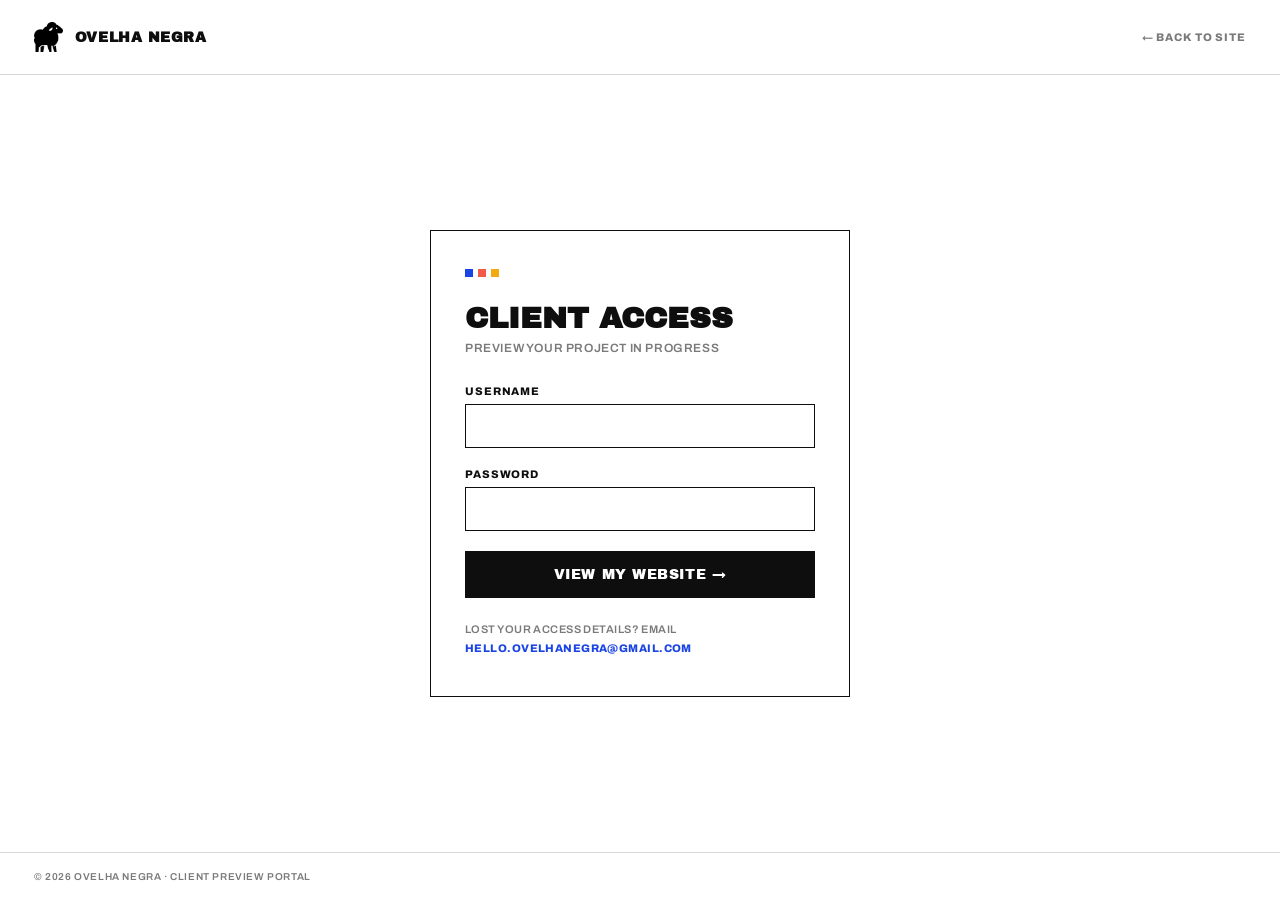
<file: clients/index.html>
<!DOCTYPE html>
<html lang="en">
<head>
<meta charset="UTF-8">
<meta name="viewport" content="width=device-width, initial-scale=1.0">
<meta name="robots" content="noindex, nofollow">
<title>Client Login — Ovelha Negra</title>
<link rel="icon" type="image/png" href="/assets/ovelhanegra-sheep.png">
<link rel="preconnect" href="https://fonts.googleapis.com">
<link rel="preconnect" href="https://fonts.gstatic.com" crossorigin>
<link href="https://fonts.googleapis.com/css2?family=Archivo:wght@400;600;700;800&family=Archivo+Black&display=swap" rel="stylesheet">
<style>
  :root{
    --paper:#ffffff;
    --ink:#0e0e0e;
    --blue:#1b44e4;
    --coral:#f05b4a;
    --yellow:#f2a912;
    --line:#d8d8d4;
    --grey-txt:#7a7a7a;
    --sans:"Archivo",-apple-system,BlinkMacSystemFont,"Helvetica Neue",Arial,sans-serif;
    --black:"Archivo Black","Archivo",-apple-system,sans-serif;
  }
  *{margin:0;padding:0;box-sizing:border-box}
  body{background:var(--paper);color:var(--ink);font-family:var(--sans);min-height:100vh;display:flex;flex-direction:column}
  a{color:inherit;text-decoration:none}

  .top{display:flex;align-items:center;justify-content:space-between;padding:22px 34px;border-bottom:1px solid var(--line)}
  .brand{display:flex;align-items:center;gap:12px}
  .brand img{height:30px;width:auto}
  .brand b{font-family:var(--black);font-size:14px;letter-spacing:.04em;text-transform:uppercase}
  .top a.back{font-weight:800;font-size:11px;letter-spacing:.08em;text-transform:uppercase;color:var(--grey-txt)}
  .top a.back:hover{color:var(--ink)}

  main{flex:1;display:grid;place-items:center;padding:40px 22px}
  .card{width:100%;max-width:420px;border:1.5px solid var(--ink);padding:38px 34px}
  .card .dots{display:flex;gap:5px;margin-bottom:26px}
  .card .dots i{width:8px;height:8px;display:block}
  .card .dots i:nth-child(1){background:var(--blue)}
  .card .dots i:nth-child(2){background:var(--coral)}
  .card .dots i:nth-child(3){background:var(--yellow)}
  h1{font-family:var(--black);font-size:30px;line-height:1;text-transform:uppercase;margin-bottom:8px}
  .sub{font-weight:600;font-size:12px;letter-spacing:.05em;text-transform:uppercase;color:var(--grey-txt);margin-bottom:30px}
  label{display:block;font-weight:800;font-size:11px;letter-spacing:.08em;text-transform:uppercase;margin-bottom:7px}
  input{width:100%;border:1.5px solid var(--ink);padding:13px 14px;font-family:var(--sans);font-weight:600;font-size:15px;margin-bottom:20px;background:var(--paper);color:var(--ink)}
  input:focus{outline:3px solid var(--blue);outline-offset:-1.5px;border-color:var(--blue)}
  button{width:100%;border:0;background:var(--ink);color:#fff;font-family:var(--black);font-size:14px;letter-spacing:.04em;text-transform:uppercase;padding:16px;cursor:pointer;transition:background .15s}
  button:hover{background:var(--blue)}
  .err{display:none;background:var(--coral);color:#fff;font-weight:800;font-size:12px;letter-spacing:.05em;text-transform:uppercase;padding:12px 14px;margin-bottom:20px}
  .err.show{display:block}
  .ok{display:none;background:var(--blue);color:#fff;font-weight:800;font-size:12px;letter-spacing:.05em;text-transform:uppercase;padding:12px 14px;margin-bottom:20px}
  .ok.show{display:block}
  .help{margin-top:22px;font-weight:600;font-size:11px;letter-spacing:.04em;text-transform:uppercase;color:var(--grey-txt);line-height:1.7}
  .help a{color:var(--blue);font-weight:800}

  footer{border-top:1px solid var(--line);padding:18px 34px;font-weight:600;font-size:10px;letter-spacing:.06em;text-transform:uppercase;color:var(--grey-txt)}
</style>
</head>
<body>

<div class="top">
  <a class="brand" href="/">
    <img src="/assets/ovelhanegra-sheep.png" alt="Ovelha Negra">
    <b>Ovelha Negra</b>
  </a>
  <a class="back" href="/">← Back to site</a>
</div>

<main>
  <form class="card" id="loginForm" autocomplete="off">
    <div class="dots" aria-hidden="true"><i></i><i></i><i></i></div>
    <h1>Client Access</h1>
    <div class="sub">Preview your project in progress</div>
    <div class="err" id="err">Wrong username or password</div>
    <div class="ok" id="ok">Welcome back — opening your site…</div>
    <label for="u">Username</label>
    <input id="u" name="username" type="text" required autocapitalize="none" autocorrect="off" spellcheck="false">
    <label for="p">Password</label>
    <input id="p" name="password" type="password" required>
    <button type="submit">View my website →</button>
    <p class="help">Lost your access details? Email <a href="mailto:hello.ovelhanegra@gmail.com?subject=Client%20access">hello.ovelhanegra@gmail.com</a></p>
  </form>
</main>

<footer>© 2026 Ovelha Negra · Client preview portal</footer>

<script>
  // Client registry: sha256("username:password") -> destination URL.
  const CLIENTS = {
    "65d3a16ce8fca465a01596bf59b9298d4414c98520bfbcf2aef234ddc9eb6851": "/clients/kabobgy/",
    "3e2225abe10302b37416b3fb2dd457d94d9de20d61ef993e1518033d3fc4f6af": "/clients/sementilli/",
    "c6d47864e8ad34754aea0b75171e5f24575b588c83bbde2ce662c473f31dd040": "/clients/vihara/"
  };

  async function sha256(text) {
    const buf = await crypto.subtle.digest("SHA-256", new TextEncoder().encode(text));
    return Array.from(new Uint8Array(buf)).map(b => b.toString(16).padStart(2, "0")).join("");
  }

  document.getElementById("loginForm").addEventListener("submit", async (e) => {
    e.preventDefault();
    const err = document.getElementById("err"), ok = document.getElementById("ok");
    err.classList.remove("show"); ok.classList.remove("show");
    const u = document.getElementById("u").value.trim().toLowerCase();
    const p = document.getElementById("p").value;
    const url = CLIENTS[await sha256(u + ":" + p)];
    if (url) {
      ok.classList.add("show");
      setTimeout(() => { window.location.href = url; }, 600);
    } else {
      err.classList.add("show");
    }
  });
</script>

</body>
</html>
</file>
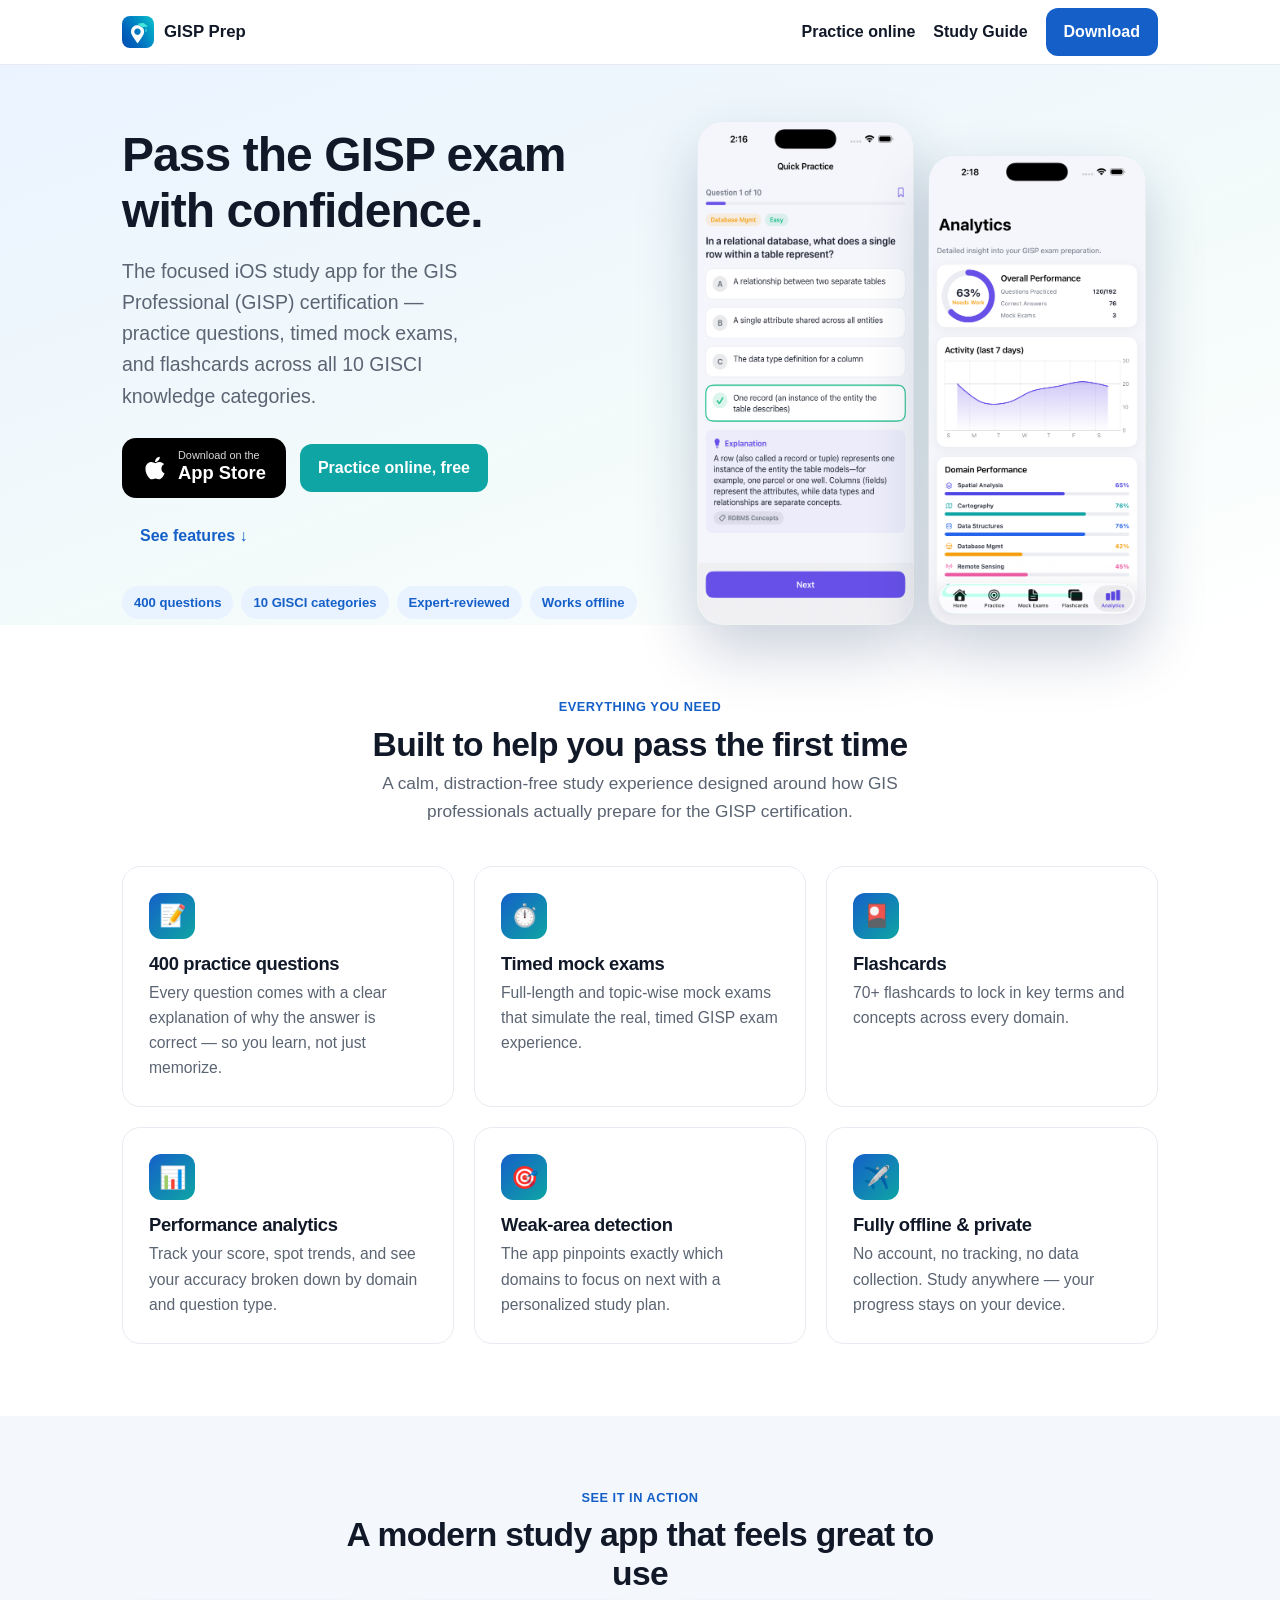
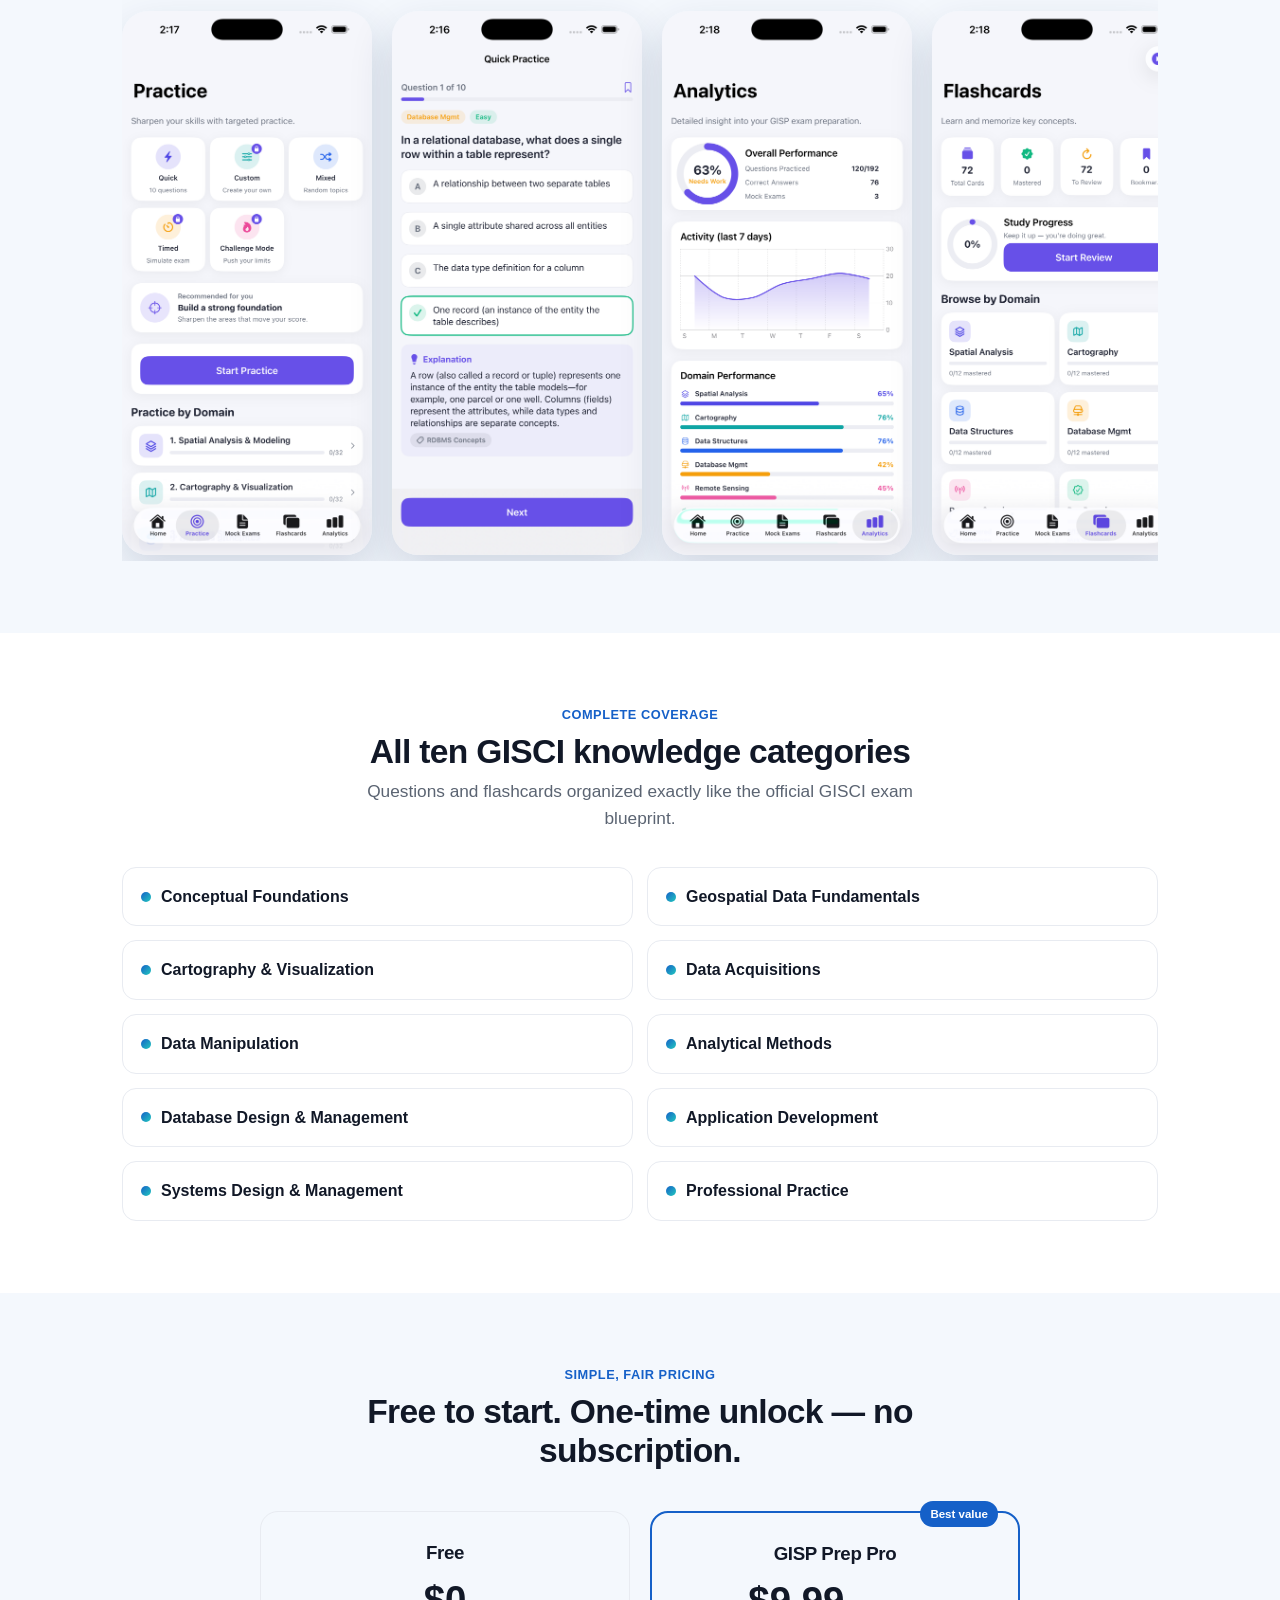
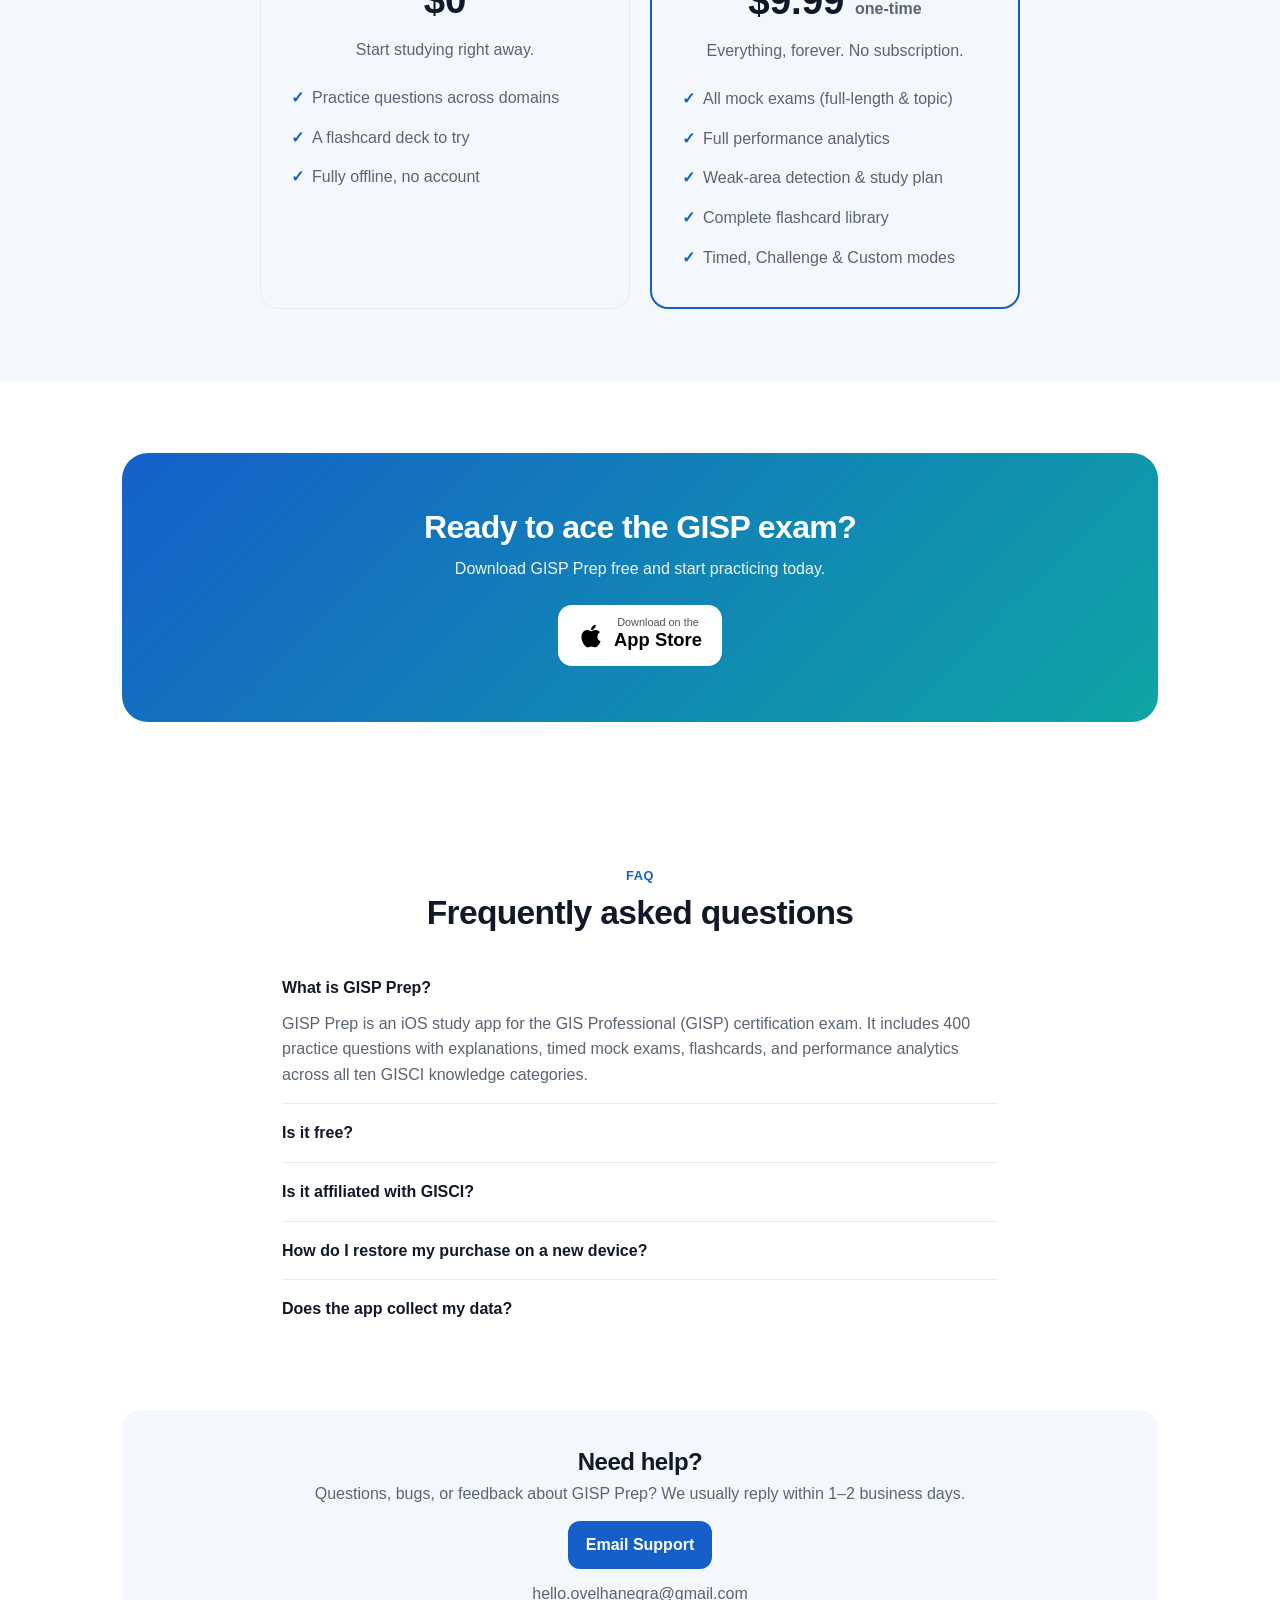
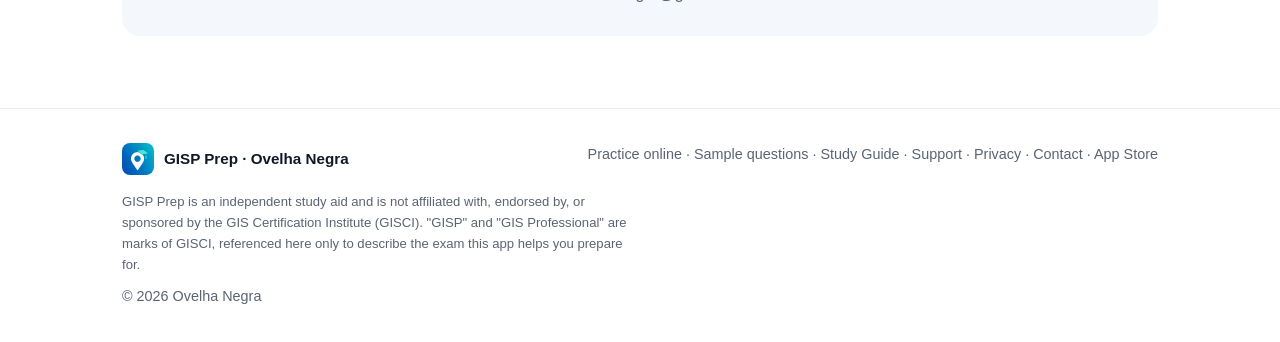
<file: GISPApp/index.html>
<!DOCTYPE html>
<html lang="en">
<head>
<meta charset="UTF-8" />
<meta name="viewport" content="width=device-width, initial-scale=1.0" />
<title>GISP Prep — GIS Professional Exam Practice App | Mock Exams &amp; Flashcards</title>
<meta name="description" content="Prepare for the GIS Professional (GISP) certification exam with GISP Prep: 400 expert-reviewed practice questions, timed mock exams, flashcards, and analytics across all 10 GISCI knowledge categories. Free on iOS." />
<meta name="keywords" content="GISP exam prep, GIS Professional certification, GISP practice questions, GIS certification exam, GISP study app, GIS exam practice, GISCI exam, geospatial certification study" />
<link rel="canonical" href="https://ovelhanegra.io/GISPApp/" />
<meta name="apple-itunes-app" content="app-id=6785084756" />
<meta name="theme-color" content="#1560c8" />
<meta name="robots" content="index, follow" />

<!-- Open Graph -->
<meta property="og:type" content="website" />
<meta property="og:site_name" content="Ovelha Negra" />
<meta property="og:title" content="GISP Prep — Pass the GIS Professional (GISP) Exam" />
<meta property="og:description" content="400 expert-reviewed questions, timed mock exams, flashcards & analytics across all 10 GISCI knowledge categories. Free on the App Store." />
<meta property="og:url" content="https://ovelhanegra.io/GISPApp/" />
<meta property="og:image" content="https://ovelhanegra.io/GISPApp/img/og.png" />

<!-- Twitter -->
<meta name="twitter:card" content="summary_large_image" />
<meta name="twitter:title" content="GISP Prep — Pass the GIS Professional (GISP) Exam" />
<meta name="twitter:description" content="400 expert-reviewed questions, timed mock exams, flashcards & analytics across all 10 GISCI knowledge categories. Free on the App Store." />
<meta name="twitter:image" content="https://ovelhanegra.io/GISPApp/img/og.png" />

<link rel="icon" href="img/icon.png" />
<link rel="apple-touch-icon" href="img/icon-180.png" />

<!-- Structured data: the app -->
<script type="application/ld+json">
{
  "@context": "https://schema.org",
  "@type": "MobileApplication",
  "name": "GISP Prep: GIS Exam Practice",
  "operatingSystem": "iOS 17.0 or later",
  "applicationCategory": "EducationalApplication",
  "description": "Study app for the GIS Professional (GISP) certification exam: 400 practice questions with explanations, timed mock exams, flashcards, and performance analytics across all ten GISCI knowledge categories.",
  "url": "https://ovelhanegra.io/GISPApp/",
  "downloadUrl": "https://apps.apple.com/us/app/gisp-prep-gis-exam-practice/id6785084756",
  "installUrl": "https://apps.apple.com/us/app/gisp-prep-gis-exam-practice/id6785084756",
  "image": "https://ovelhanegra.io/GISPApp/img/icon.png",
  "author": { "@type": "Organization", "name": "Ovelha Negra", "url": "https://ovelhanegra.io" },
  "offers": [
    { "@type": "Offer", "price": "0", "priceCurrency": "USD", "description": "Free download" },
    { "@type": "Offer", "price": "9.99", "priceCurrency": "USD", "description": "GISP Prep Pro — one-time unlock" }
  ]
}
</script>
<!-- Structured data: FAQ -->
<script type="application/ld+json">
{
  "@context": "https://schema.org",
  "@type": "FAQPage",
  "mainEntity": [
    { "@type": "Question", "name": "What is GISP Prep?", "acceptedAnswer": { "@type": "Answer", "text": "GISP Prep is an iOS study app for the GIS Professional (GISP) certification exam. It includes 400 practice questions with explanations, timed mock exams, flashcards, and performance analytics across all ten GISCI knowledge categories." } },
    { "@type": "Question", "name": "Is GISP Prep free?", "acceptedAnswer": { "@type": "Answer", "text": "Yes — the app is free to download and start studying. A one-time GISP Prep Pro purchase ($9.99, no subscription) unlocks all mock exams, analytics, the full flashcard library, and timed/challenge/custom practice." } },
    { "@type": "Question", "name": "Is it affiliated with GISCI?", "acceptedAnswer": { "@type": "Answer", "text": "No. GISP Prep is an independent study aid and is not affiliated with or endorsed by the GIS Certification Institute (GISCI). All questions are original." } },
    { "@type": "Question", "name": "Does the app collect my data?", "acceptedAnswer": { "@type": "Answer", "text": "No. GISP Prep works fully offline, requires no account, and does not collect personal data. Your progress stays on your device." } }
  ]
}
</script>

<style>
  :root{
    --blue:#1560c8; --blue2:#0ea5a4; --teal:#22c9be;
    --ink:#111827; --sub:#5b6472; --line:#e8ebf1; --bg:#ffffff; --soft:#f4f8fd;
    --radius:18px; --wrap:1080px;
  }
  *{box-sizing:border-box;margin:0;padding:0}
  html{scroll-behavior:smooth}
  body{font-family:-apple-system,BlinkMacSystemFont,"Segoe UI",Roboto,Helvetica,Arial,sans-serif;color:var(--ink);background:var(--bg);line-height:1.6;-webkit-font-smoothing:antialiased}
  .wrap{max-width:var(--wrap);margin:0 auto;padding:0 22px}
  a{color:var(--blue);text-decoration:none}
  h1,h2,h3{line-height:1.15;letter-spacing:-.02em}
  section{padding:72px 0}

  /* Nav */
  nav{position:sticky;top:0;z-index:20;background:rgba(255,255,255,.86);backdrop-filter:saturate(180%) blur(12px);border-bottom:1px solid var(--line)}
  nav .row{display:flex;align-items:center;justify-content:space-between;height:64px}
  .brand{display:flex;align-items:center;gap:10px;font-weight:800;color:var(--ink);font-size:1.05rem}
  .brand img{width:32px;height:32px;border-radius:8px}
  .btn{display:inline-flex;align-items:center;gap:8px;font-weight:700;border-radius:12px;padding:11px 18px}
  .btn-primary{background:var(--blue);color:#fff}
  .btn-primary:hover{opacity:.92}
  .appstore{display:inline-flex;align-items:center;gap:10px;background:#000;color:#fff;border-radius:14px;padding:12px 20px;font-weight:600}
  .appstore:hover{opacity:.9;text-decoration:none}
  .appstore svg{width:26px;height:26px;fill:#fff}
  .appstore small{display:block;font-size:.68rem;opacity:.85;font-weight:500;line-height:1}
  .appstore b{font-size:1.15rem;line-height:1.1}

  /* Hero */
  .hero{background:linear-gradient(160deg,#eaf3ff 0%,#f3fbfa 60%,#ffffff 100%);padding-top:56px}
  .hero-grid{display:grid;grid-template-columns:1.05fr .95fr;gap:40px;align-items:center}
  .hero h1{font-size:3rem;font-weight:850}
  .hero .lead{font-size:1.22rem;color:var(--sub);margin:18px 0 26px;max-width:34ch}
  .hero .cta{display:flex;gap:14px;flex-wrap:wrap;align-items:center}
  .trust{margin-top:26px;display:flex;gap:8px;flex-wrap:wrap}
  .pill{font-size:.82rem;font-weight:600;color:var(--blue);background:#e9f2ff;border-radius:999px;padding:6px 12px}
  .phones{position:relative;display:flex;justify-content:center;gap:14px}
  .phones img{width:46%;max-width:240px;border-radius:26px;box-shadow:0 26px 60px rgba(16,42,90,.22);border:1px solid rgba(0,0,0,.04)}
  .phones img:nth-child(2){margin-top:34px}

  /* Feature grid */
  .eyebrow{color:var(--blue);font-weight:800;letter-spacing:.04em;text-transform:uppercase;font-size:.8rem}
  h2.title{font-size:2.1rem;font-weight:800;margin:8px 0 6px}
  .lead-2{color:var(--sub);font-size:1.08rem;max-width:60ch}
  .center{text-align:center;margin:0 auto}
  .grid{display:grid;gap:20px;margin-top:40px}
  .g3{grid-template-columns:repeat(3,1fr)}
  .card{background:var(--bg);border:1px solid var(--line);border-radius:var(--radius);padding:26px}
  .card .ic{width:46px;height:46px;border-radius:12px;background:linear-gradient(135deg,var(--blue),var(--blue2));display:flex;align-items:center;justify-content:center;color:#fff;font-size:22px;margin-bottom:14px}
  .card h3{font-size:1.15rem;margin-bottom:6px}
  .card p{color:var(--sub);font-size:.98rem}

  /* Screenshots band */
  .shots{background:var(--soft)}
  .shot-row{display:flex;gap:20px;overflow-x:auto;padding:12px 0 6px;scroll-snap-type:x mandatory}
  .shot-row img{width:250px;flex:0 0 auto;border-radius:26px;box-shadow:0 18px 44px rgba(16,42,90,.16);scroll-snap-align:center}

  /* Domains */
  .domains{display:grid;grid-template-columns:repeat(2,1fr);gap:14px;margin-top:34px}
  .dom{border:1px solid var(--line);border-radius:14px;padding:16px 18px;font-weight:600;display:flex;align-items:center;gap:10px}
  .dot{width:10px;height:10px;border-radius:50%;background:linear-gradient(135deg,var(--blue),var(--teal))}

  /* Pricing */
  .price-wrap{display:grid;grid-template-columns:1fr 1fr;gap:20px;margin-top:40px;max-width:760px}
  .price{border:1px solid var(--line);border-radius:var(--radius);padding:30px}
  .price.pro{border:2px solid var(--blue);position:relative}
  .price .amt{font-size:2.4rem;font-weight:850;margin:6px 0}
  .price ul{list-style:none;margin:16px 0 0}
  .price li{padding:7px 0;color:var(--sub);display:flex;gap:8px}
  .price li::before{content:"✓";color:var(--blue);font-weight:800}
  .badge{position:absolute;top:-12px;right:20px;background:var(--blue);color:#fff;font-size:.72rem;font-weight:700;padding:4px 10px;border-radius:999px}

  /* CTA band */
  .band{background:linear-gradient(135deg,var(--blue),var(--blue2));color:#fff;border-radius:26px;text-align:center;padding:56px 24px;margin:0 auto}
  .band h2{font-size:2rem;font-weight:850;color:#fff}
  .band p{opacity:.92;margin:10px 0 24px}

  /* FAQ */
  details{border-top:1px solid var(--line);padding:16px 0}
  details:first-of-type{border-top:0}
  summary{font-weight:700;cursor:pointer;list-style:none}
  summary::-webkit-details-marker{display:none}
  details p{color:var(--sub);margin-top:10px}

  /* Support + footer */
  .support-card{background:var(--soft);border-radius:var(--radius);padding:30px;text-align:center}
  footer{border-top:1px solid var(--line);padding:34px 0;color:var(--sub);font-size:.9rem}
  footer .frow{display:flex;justify-content:space-between;flex-wrap:wrap;gap:14px}
  footer a{color:var(--sub)}
  .muted{color:var(--sub)}
  .disc{font-size:.82rem;margin-top:16px;max-width:70ch}

  @media(max-width:820px){
    .hero-grid{grid-template-columns:1fr;text-align:center}
    .hero h1{font-size:2.3rem}.hero .lead{margin-left:auto;margin-right:auto}
    .hero .cta,.trust{justify-content:center}
    .g3{grid-template-columns:1fr}
    .domains{grid-template-columns:1fr 1fr}
    .price-wrap{grid-template-columns:1fr}
    .phones{margin-top:30px}
  }
</style>
</head>
<body>

<nav>
  <div class="wrap row">
    <div class="brand"><img src="img/icon.png" alt="GISP Prep app icon" /> GISP Prep</div>
    <div style="display:flex;align-items:center;gap:18px">
      <a href="practice/" style="font-weight:600;color:var(--ink)">Practice online</a>
      <a href="gisp-exam-study-guide/" style="font-weight:600;color:var(--ink)">Study Guide</a>
      <a class="btn btn-primary" href="https://apps.apple.com/us/app/gisp-prep-gis-exam-practice/id6785084756">Download</a>
    </div>
  </div>
</nav>

<!-- HERO -->
<header class="hero">
  <div class="wrap hero-grid">
    <div>
      <h1>Pass the GISP exam with confidence.</h1>
      <p class="lead">The focused iOS study app for the GIS Professional (GISP) certification — practice questions, timed mock exams, and flashcards across all 10 GISCI knowledge categories.</p>
      <div class="cta">
        <a class="appstore" href="https://apps.apple.com/us/app/gisp-prep-gis-exam-practice/id6785084756" aria-label="Download GISP Prep on the App Store">
          <svg viewBox="0 0 384 512" aria-hidden="true"><path d="M318.7 268.7c-.2-36.7 16.4-64.4 50-84.8-18.8-26.9-47.2-41.7-84.7-44.6-35.5-2.8-74.3 20.7-88.5 20.7-15 0-49.4-19.7-76.4-19.7C63.3 141.2 4 184.8 4 273.5q0 39.3 14.4 81.2c12.8 36.7 59 126.7 107.2 125.2 25.2-.6 43-17.9 75.8-17.9 31.8 0 48.3 17.9 76.4 17.9 48.6-.7 90.4-82.5 102.6-119.3-65.2-30.7-61.7-90-61.7-91.9zm-56.6-164.2c27.3-32.4 24.8-61.9 24-72.5-24.1 1.4-52 16.4-67.9 34.9-17.5 19.8-27.8 44.3-25.6 71.9 26.1 2 49.9-11.4 69.5-34.3z"/></svg>
          <span><small>Download on the</small><b>App Store</b></span>
        </a>
        <a class="btn btn-primary" href="practice/" style="background:var(--blue2)">Practice online, free</a>
        <a class="btn" href="#features" style="color:var(--blue);font-weight:700">See features ↓</a>
      </div>
      <div class="trust">
        <span class="pill">400 questions</span>
        <span class="pill">10 GISCI categories</span>
        <span class="pill">Expert-reviewed</span>
        <span class="pill">Works offline</span>
      </div>
    </div>
    <div class="phones">
      <img src="img/quiz.png" alt="GISP Prep practice question with explanation" loading="lazy" />
      <img src="img/analytics.png" alt="GISP Prep performance analytics dashboard" loading="lazy" />
    </div>
  </div>
</header>

<!-- FEATURES -->
<section id="features">
  <div class="wrap">
    <div class="center" style="max-width:640px">
      <div class="eyebrow">Everything you need</div>
      <h2 class="title">Built to help you pass the first time</h2>
      <p class="lead-2 center">A calm, distraction-free study experience designed around how GIS professionals actually prepare for the GISP certification.</p>
    </div>
    <div class="grid g3">
      <div class="card"><div class="ic">📝</div><h3>400 practice questions</h3><p>Every question comes with a clear explanation of why the answer is correct — so you learn, not just memorize.</p></div>
      <div class="card"><div class="ic">⏱️</div><h3>Timed mock exams</h3><p>Full-length and topic-wise mock exams that simulate the real, timed GISP exam experience.</p></div>
      <div class="card"><div class="ic">🎴</div><h3>Flashcards</h3><p>70+ flashcards to lock in key terms and concepts across every domain.</p></div>
      <div class="card"><div class="ic">📊</div><h3>Performance analytics</h3><p>Track your score, spot trends, and see your accuracy broken down by domain and question type.</p></div>
      <div class="card"><div class="ic">🎯</div><h3>Weak-area detection</h3><p>The app pinpoints exactly which domains to focus on next with a personalized study plan.</p></div>
      <div class="card"><div class="ic">✈️</div><h3>Fully offline &amp; private</h3><p>No account, no tracking, no data collection. Study anywhere — your progress stays on your device.</p></div>
    </div>
  </div>
</section>

<!-- SCREENSHOTS -->
<section class="shots">
  <div class="wrap">
    <div class="center" style="max-width:640px">
      <div class="eyebrow">See it in action</div>
      <h2 class="title">A modern study app that feels great to use</h2>
    </div>
    <div class="shot-row">
      <img src="img/practice.png" alt="GISP Prep practice modes screen" loading="lazy" />
      <img src="img/quiz.png" alt="GISP Prep quiz with instant feedback and explanation" loading="lazy" />
      <img src="img/analytics.png" alt="GISP Prep analytics with domain performance" loading="lazy" />
      <img src="img/flashcards.png" alt="GISP Prep flashcards by domain" loading="lazy" />
    </div>
  </div>
</section>

<!-- DOMAINS -->
<section>
  <div class="wrap">
    <div class="center" style="max-width:640px">
      <div class="eyebrow">Complete coverage</div>
      <h2 class="title">All ten GISCI knowledge categories</h2>
      <p class="lead-2 center">Questions and flashcards organized exactly like the official GISCI exam blueprint.</p>
    </div>
    <div class="domains">
      <div class="dom"><span class="dot"></span>Conceptual Foundations</div>
      <div class="dom"><span class="dot"></span>Geospatial Data Fundamentals</div>
      <div class="dom"><span class="dot"></span>Cartography &amp; Visualization</div>
      <div class="dom"><span class="dot"></span>Data Acquisitions</div>
      <div class="dom"><span class="dot"></span>Data Manipulation</div>
      <div class="dom"><span class="dot"></span>Analytical Methods</div>
      <div class="dom"><span class="dot"></span>Database Design &amp; Management</div>
      <div class="dom"><span class="dot"></span>Application Development</div>
      <div class="dom"><span class="dot"></span>Systems Design &amp; Management</div>
      <div class="dom"><span class="dot"></span>Professional Practice</div>
    </div>
  </div>
</section>

<!-- PRICING -->
<section class="shots">
  <div class="wrap">
    <div class="center" style="max-width:640px">
      <div class="eyebrow">Simple, fair pricing</div>
      <h2 class="title">Free to start. One-time unlock — no subscription.</h2>
    </div>
    <div class="price-wrap center" style="justify-items:stretch">
      <div class="price">
        <h3>Free</h3>
        <div class="amt">$0</div>
        <p class="muted">Start studying right away.</p>
        <ul>
          <li>Practice questions across domains</li>
          <li>A flashcard deck to try</li>
          <li>Fully offline, no account</li>
        </ul>
      </div>
      <div class="price pro">
        <span class="badge">Best value</span>
        <h3>GISP Prep Pro</h3>
        <div class="amt">$9.99 <span style="font-size:1rem;font-weight:600;color:var(--sub)">one-time</span></div>
        <p class="muted">Everything, forever. No subscription.</p>
        <ul>
          <li>All mock exams (full-length &amp; topic)</li>
          <li>Full performance analytics</li>
          <li>Weak-area detection &amp; study plan</li>
          <li>Complete flashcard library</li>
          <li>Timed, Challenge &amp; Custom modes</li>
        </ul>
      </div>
    </div>
  </div>
</section>

<!-- CTA BAND -->
<section>
  <div class="wrap">
    <div class="band">
      <h2>Ready to ace the GISP exam?</h2>
      <p>Download GISP Prep free and start practicing today.</p>
      <a class="appstore" style="background:#fff;color:#000" href="https://apps.apple.com/us/app/gisp-prep-gis-exam-practice/id6785084756">
        <svg viewBox="0 0 384 512" style="fill:#000" aria-hidden="true"><path d="M318.7 268.7c-.2-36.7 16.4-64.4 50-84.8-18.8-26.9-47.2-41.7-84.7-44.6-35.5-2.8-74.3 20.7-88.5 20.7-15 0-49.4-19.7-76.4-19.7C63.3 141.2 4 184.8 4 273.5q0 39.3 14.4 81.2c12.8 36.7 59 126.7 107.2 125.2 25.2-.6 43-17.9 75.8-17.9 31.8 0 48.3 17.9 76.4 17.9 48.6-.7 90.4-82.5 102.6-119.3-65.2-30.7-61.7-90-61.7-91.9zm-56.6-164.2c27.3-32.4 24.8-61.9 24-72.5-24.1 1.4-52 16.4-67.9 34.9-17.5 19.8-27.8 44.3-25.6 71.9 26.1 2 49.9-11.4 69.5-34.3z"/></svg>
        <span style="color:#000"><small style="color:#333">Download on the</small><b>App Store</b></span>
      </a>
    </div>
  </div>
</section>

<!-- FAQ -->
<section id="faq">
  <div class="wrap" style="max-width:760px">
    <div class="center"><div class="eyebrow">FAQ</div><h2 class="title">Frequently asked questions</h2></div>
    <div style="margin-top:26px">
      <details open><summary>What is GISP Prep?</summary><p>GISP Prep is an iOS study app for the GIS Professional (GISP) certification exam. It includes 400 practice questions with explanations, timed mock exams, flashcards, and performance analytics across all ten GISCI knowledge categories.</p></details>
      <details><summary>Is it free?</summary><p>Yes — download and start studying for free. A one-time <strong>GISP Prep Pro</strong> purchase ($9.99, no subscription) unlocks all mock exams, analytics, the full flashcard library, and Timed/Challenge/Custom practice.</p></details>
      <details><summary>Is it affiliated with GISCI?</summary><p>No. GISP Prep is an independent study aid and is not affiliated with or endorsed by the GIS Certification Institute (GISCI). All questions are original.</p></details>
      <details><summary>How do I restore my purchase on a new device?</summary><p>Open the app → tap any Pro feature → the upgrade screen → <strong>Restore Purchase</strong>. As long as you're using the same Apple Account, Pro restores at no charge.</p></details>
      <details><summary>Does the app collect my data?</summary><p>No. GISP Prep works fully offline, requires no account, and collects no personal data. See our <a href="privacy.html">Privacy Policy</a>.</p></details>
    </div>
  </div>
</section>

<!-- SUPPORT -->
<section id="support" style="padding-top:0">
  <div class="wrap">
    <div class="support-card">
      <h2 class="title" style="font-size:1.5rem">Need help?</h2>
      <p class="muted">Questions, bugs, or feedback about GISP Prep? We usually reply within 1–2 business days.</p>
      <p style="margin-top:14px"><a class="btn btn-primary" href="mailto:hello.ovelhanegra@gmail.com?subject=GISP%20Prep%20Support">Email Support</a></p>
      <p class="muted" style="margin-top:12px">hello.ovelhanegra@gmail.com</p>
    </div>
  </div>
</section>

<footer>
  <div class="wrap">
    <div class="frow">
      <div class="brand" style="font-size:.95rem"><img src="img/icon.png" alt="" /> GISP Prep · Ovelha Negra</div>
      <div>
        <a href="practice/">Practice online</a> · <a href="questions/">Sample questions</a> · <a href="gisp-exam-study-guide/">Study Guide</a> · <a href="#support">Support</a> · <a href="privacy.html">Privacy</a> · <a href="mailto:hello.ovelhanegra@gmail.com">Contact</a> · <a href="https://apps.apple.com/us/app/gisp-prep-gis-exam-practice/id6785084756">App Store</a>
      </div>
    </div>
    <p class="disc muted">GISP Prep is an independent study aid and is not affiliated with, endorsed by, or sponsored by the GIS Certification Institute (GISCI). "GISP" and "GIS Professional" are marks of GISCI, referenced here only to describe the exam this app helps you prepare for.</p>
    <p class="muted" style="margin-top:10px">© 2026 Ovelha Negra</p>
  </div>
</footer>

</body>
</html>
</file>
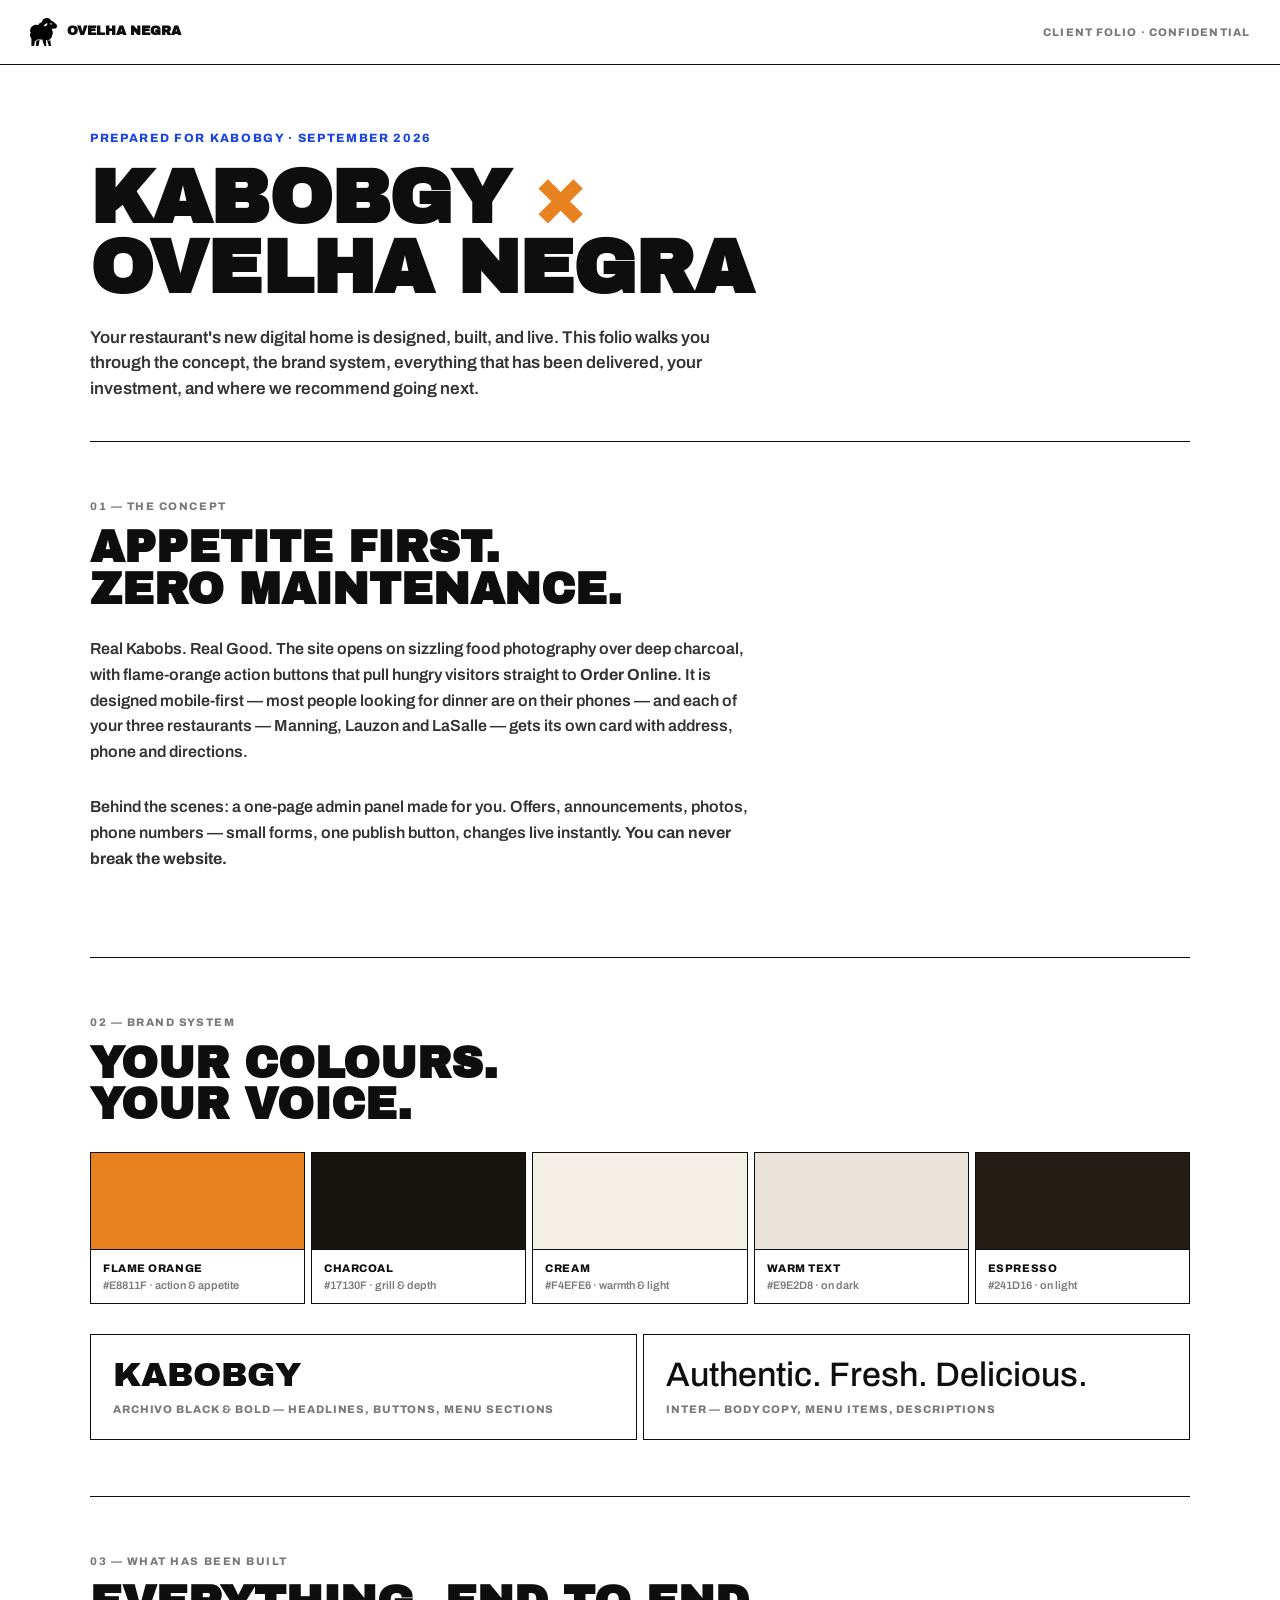
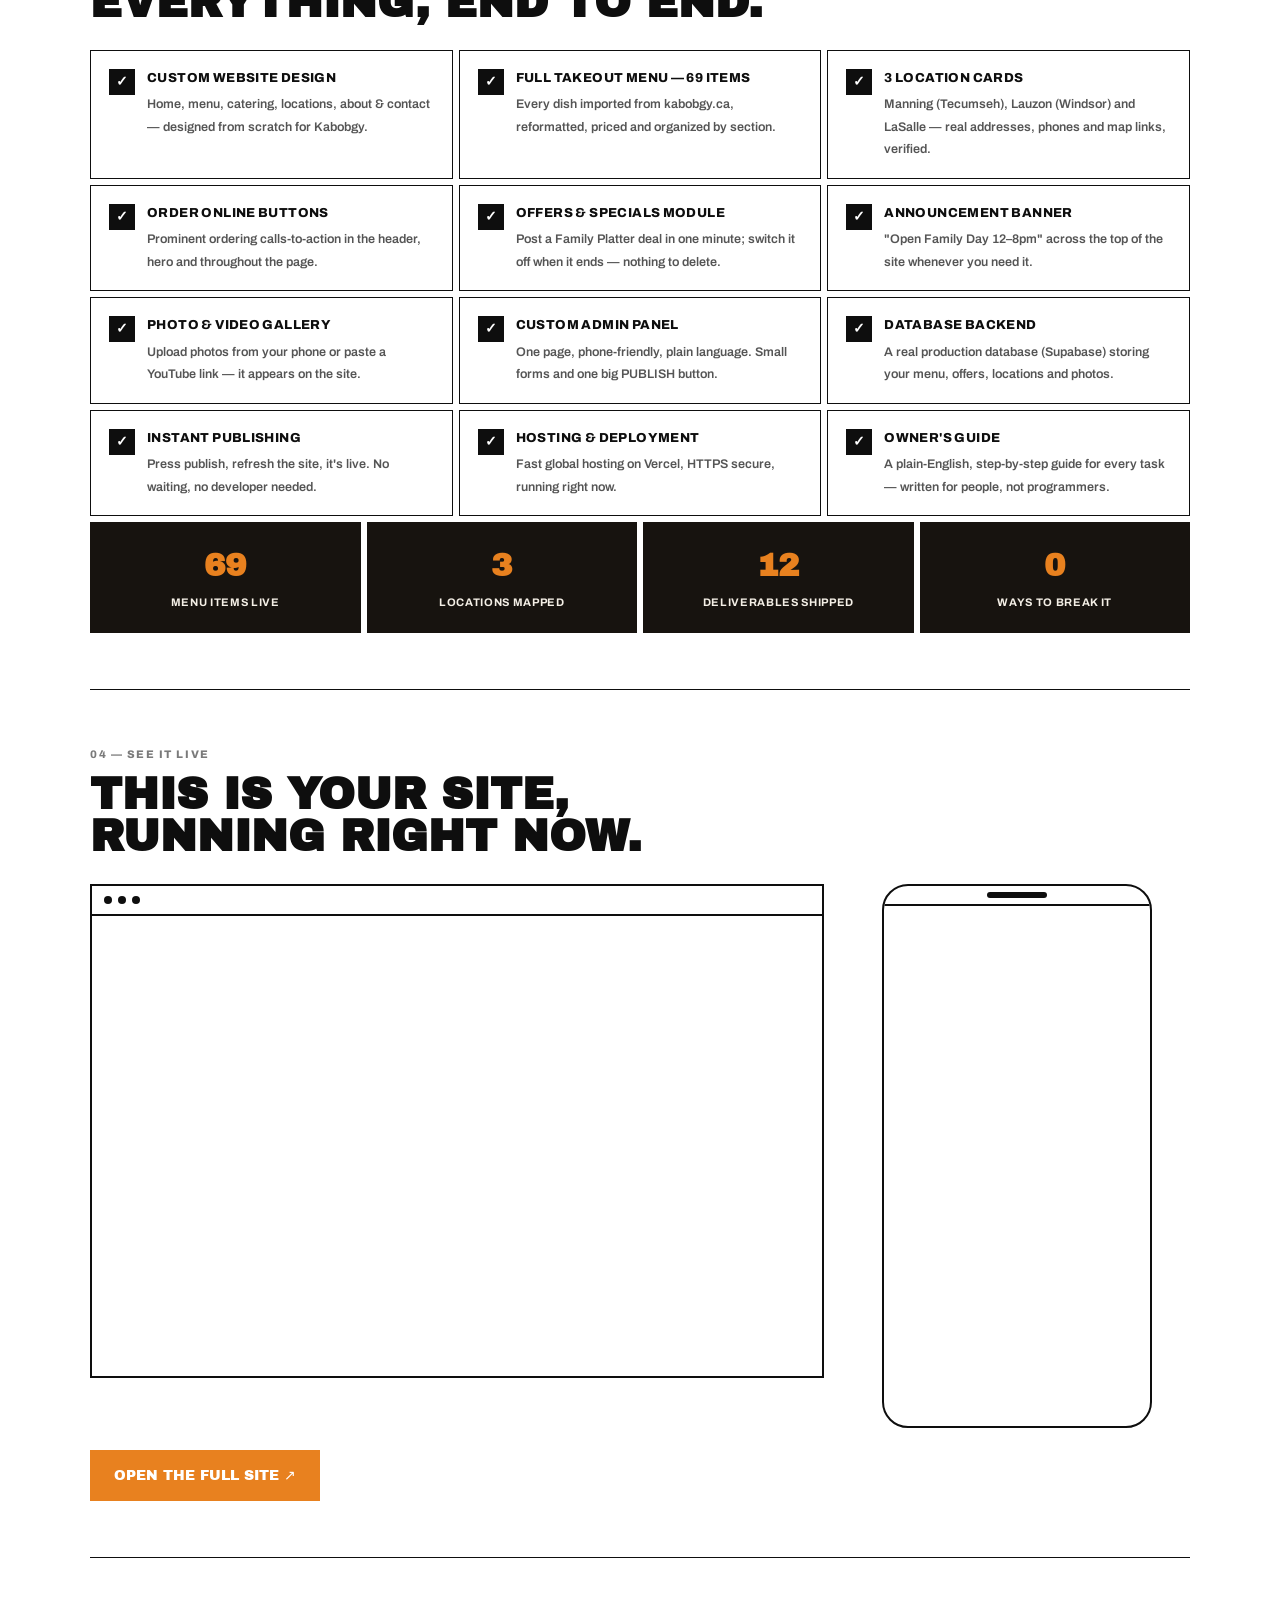
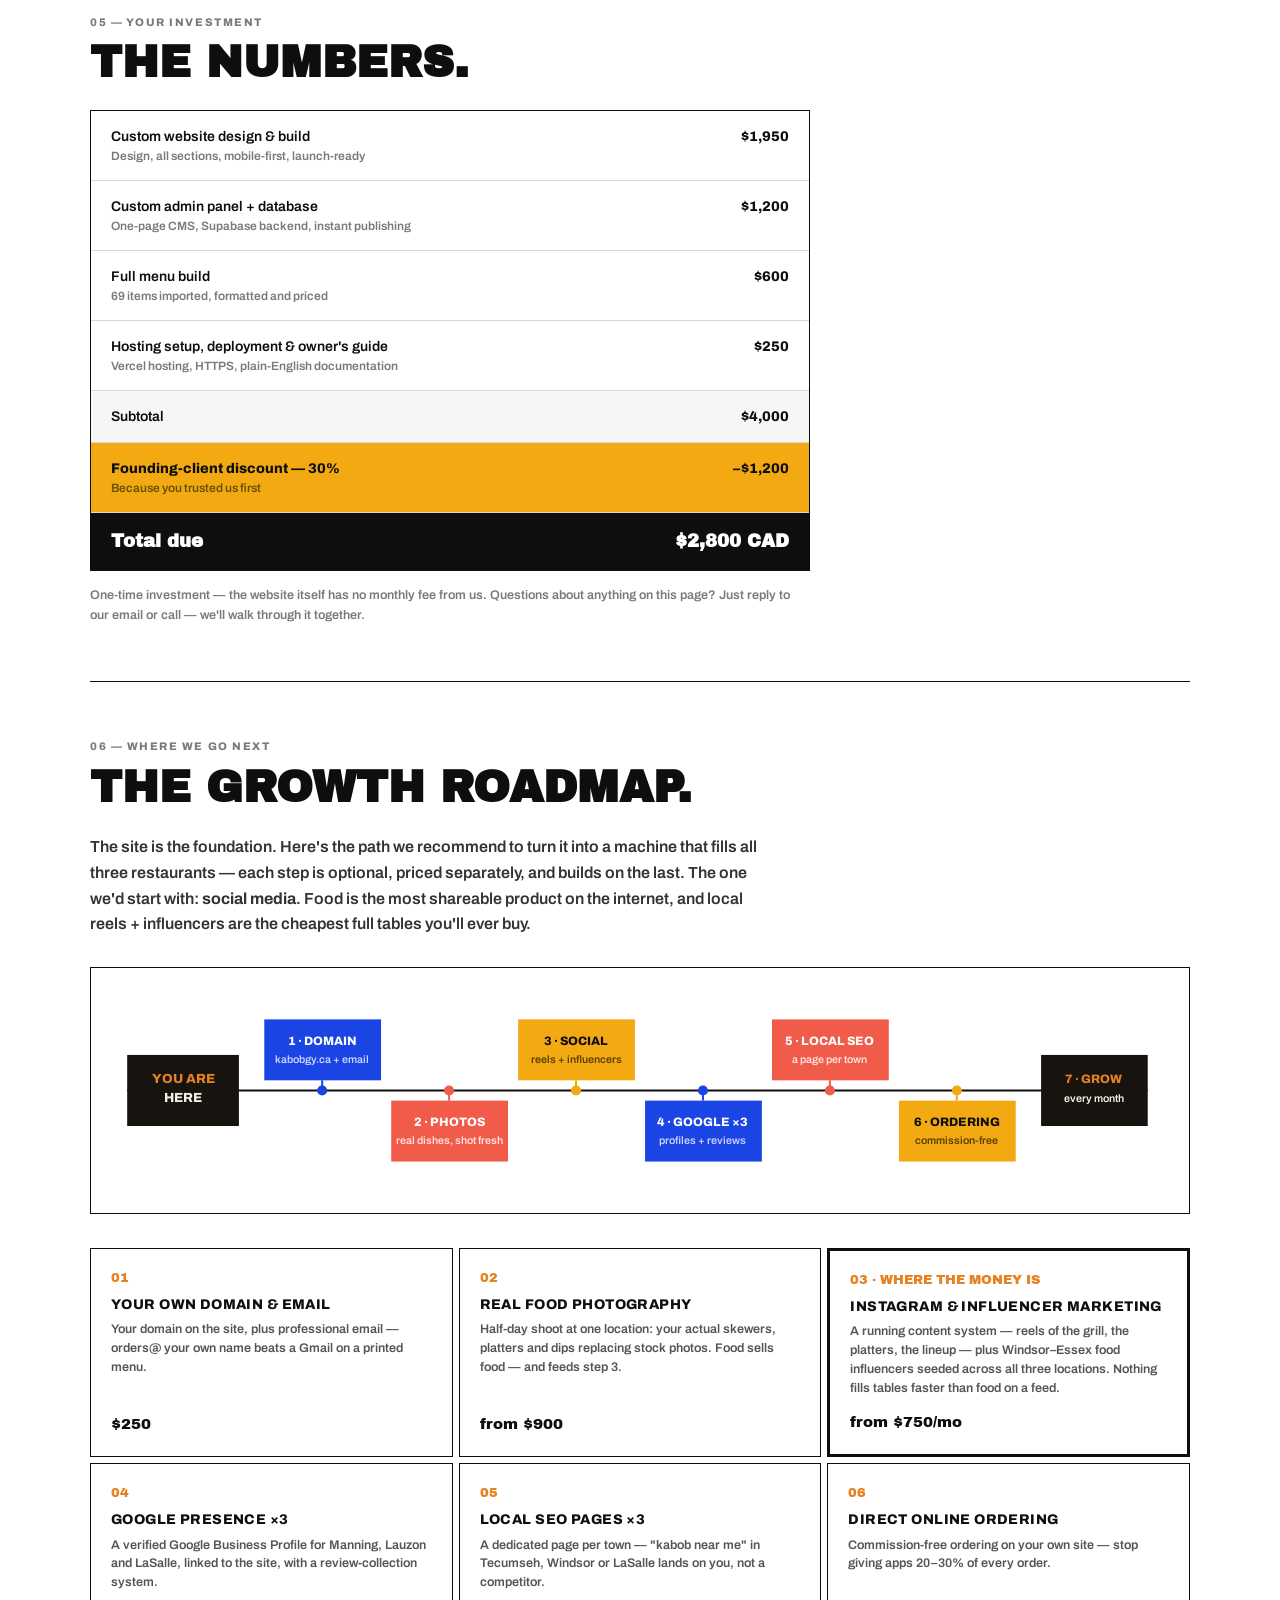
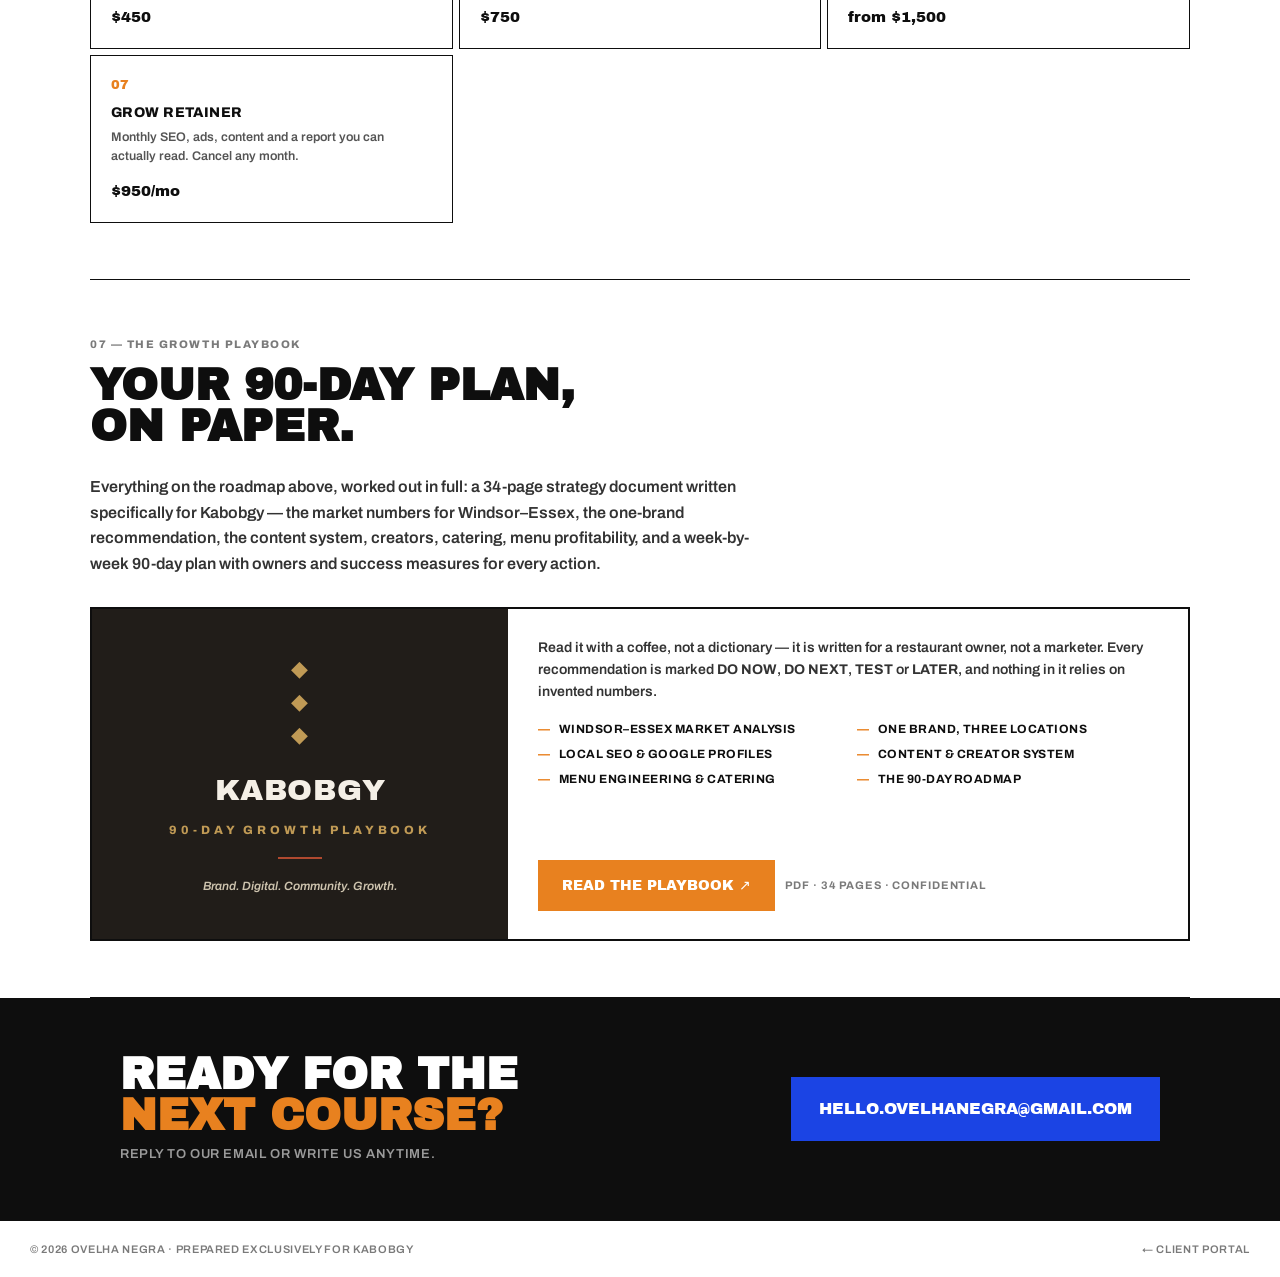
<file: clients/kabobgy/index.html>
<!DOCTYPE html>
<html lang="en">
<head>
<meta charset="UTF-8">
<meta name="viewport" content="width=device-width, initial-scale=1.0">
<meta name="robots" content="noindex, nofollow">
<title>Kabobgy × Ovelha Negra — Project Folio</title>
<link rel="icon" type="image/png" href="/assets/ovelhanegra-sheep.png">
<link rel="preconnect" href="https://fonts.googleapis.com">
<link rel="preconnect" href="https://fonts.gstatic.com" crossorigin>
<link href="https://fonts.googleapis.com/css2?family=Archivo:wght@400;600;700;800&family=Archivo+Black&display=swap" rel="stylesheet">
<style>
  :root{
    --paper:#ffffff; --ink:#0e0e0e; --blue:#1b44e4; --coral:#f05b4a; --yellow:#f2a912;
    --line:#d8d8d4; --grey-txt:#7a7a7a;
    --kb-orange:#e8811f; --kb-dark:#17130f; --kb-cream:#f4efe6;
    --sans:"Archivo",-apple-system,BlinkMacSystemFont,"Helvetica Neue",Arial,sans-serif;
    --black:"Archivo Black","Archivo",sans-serif;
  }
  *{margin:0;padding:0;box-sizing:border-box}
  body{background:var(--paper);color:var(--ink);font-family:var(--sans);font-size:15px;line-height:1.5}
  a{color:inherit;text-decoration:none}
  img{max-width:100%}

  .top{display:flex;align-items:center;justify-content:space-between;padding:18px 30px;border-bottom:1.5px solid var(--ink);position:sticky;top:0;background:var(--paper);z-index:50}
  .brand{display:flex;align-items:center;gap:10px}
  .brand img{height:28px}
  .brand b{font-family:var(--black);font-size:13px;text-transform:uppercase}
  .top .tag{font-weight:800;font-size:11px;letter-spacing:.1em;text-transform:uppercase;color:var(--grey-txt)}

  .wrap{max-width:1100px;margin:0 auto;padding:0 30px}
  .hero{padding:64px 0 40px;border-bottom:1.5px solid var(--ink)}
  .hero .pre{font-weight:800;font-size:12px;letter-spacing:.14em;text-transform:uppercase;color:var(--blue);margin-bottom:16px}
  h1{font-family:var(--black);font-size:clamp(38px,6.5vw,76px);line-height:.92;text-transform:uppercase;letter-spacing:-.01em}
  h1 .x{color:var(--kb-orange)}
  .hero p{font-weight:600;font-size:17px;max-width:640px;margin-top:22px;color:#333}

  .sec{padding:56px 0;border-bottom:1.5px solid var(--ink)}
  .sec-label{font-weight:800;font-size:11px;letter-spacing:.14em;text-transform:uppercase;color:var(--grey-txt);margin-bottom:12px}
  h2{font-family:var(--black);font-size:clamp(26px,3.6vw,44px);line-height:.95;text-transform:uppercase;margin-bottom:26px}
  .lead{font-weight:600;font-size:16px;max-width:680px;color:#333;margin-bottom:30px;line-height:1.6}

  /* palette */
  .swatches{display:grid;grid-template-columns:repeat(auto-fit,minmax(150px,1fr));gap:6px;margin-bottom:30px}
  .sw{border:1.5px solid var(--ink);min-height:150px;display:flex;flex-direction:column}
  .sw .chip{flex:1;min-height:96px}
  .sw .nm{padding:10px 12px;border-top:1.5px solid var(--ink);font-weight:800;font-size:11px;letter-spacing:.05em;text-transform:uppercase}
  .sw .nm span{display:block;color:var(--grey-txt);font-weight:600;text-transform:none;letter-spacing:0;font-size:11px}
  .type-row{display:grid;grid-template-columns:1fr 1fr;gap:6px}
  .type-card{border:1.5px solid var(--ink);padding:22px}
  .type-card .big{font-size:34px;line-height:1.05;margin-bottom:8px}
  .type-card .lbl{font-weight:800;font-size:11px;letter-spacing:.08em;text-transform:uppercase;color:var(--grey-txt)}

  /* built list */
  .built{display:grid;grid-template-columns:repeat(3,1fr);gap:6px}
  .bi{border:1.5px solid var(--ink);padding:18px;display:flex;gap:12px;align-items:flex-start}
  .bi .ck{width:26px;height:26px;flex:none;background:var(--ink);color:#fff;display:flex;align-items:center;justify-content:center;font-weight:800;font-size:14px}
  .bi b{display:block;font-weight:800;font-size:13px;text-transform:uppercase;letter-spacing:.03em;margin-bottom:4px}
  .bi span{font-weight:600;font-size:12.5px;color:#555;line-height:1.45}
  .built-stats{display:grid;grid-template-columns:repeat(4,1fr);gap:6px;margin-top:6px}
  .bs{background:var(--kb-dark);color:var(--kb-cream);padding:20px;text-align:center}
  .bs b{font-family:var(--black);font-size:32px;display:block;color:var(--kb-orange)}
  .bs span{font-weight:700;font-size:11px;letter-spacing:.06em;text-transform:uppercase}

  /* live preview */
  .frames{display:grid;grid-template-columns:68fr 32fr;gap:20px;align-items:start}
  .frame-desktop{border:2px solid var(--ink)}
  .frame-bar{display:flex;gap:6px;padding:10px 12px;border-bottom:2px solid var(--ink)}
  .frame-bar i{width:8px;height:8px;border-radius:50%;background:var(--ink);display:block}
  .frame-desktop iframe{width:100%;height:460px;border:0;display:block}
  .frame-phone{border:2px solid var(--ink);border-radius:26px;overflow:hidden;max-width:270px;margin:0 auto}
  .frame-phone .notch{height:20px;border-bottom:2px solid var(--ink);display:flex;align-items:center;justify-content:center}
  .frame-phone .notch i{width:60px;height:6px;border-radius:4px;background:var(--ink)}
  .frame-phone iframe{width:270px;height:520px;border:0;display:block}
  .visit{display:inline-flex;align-items:center;gap:10px;margin-top:22px;background:var(--kb-orange);color:#fff;font-family:var(--black);font-size:14px;text-transform:uppercase;padding:15px 24px}
  .visit:hover{background:var(--ink)}

  /* invoice */
  .invoice{border:1.5px solid var(--ink);max-width:720px}
  .inv-row{display:flex;justify-content:space-between;gap:16px;padding:15px 20px;border-bottom:1px solid var(--line);font-weight:600;font-size:14px}
  .inv-row span:last-child{font-weight:800;white-space:nowrap}
  .inv-row small{display:block;color:var(--grey-txt);font-size:12px;font-weight:600}
  .inv-sub{background:#f6f6f4}
  .inv-disc{background:var(--yellow);font-weight:800}
  .inv-disc span{font-weight:800}
  .inv-total{background:var(--ink);color:#fff;border-bottom:0}
  .inv-total span{font-family:var(--black);font-size:18px}
  .inv-note{font-weight:600;font-size:12.5px;color:var(--grey-txt);margin-top:14px;max-width:720px;line-height:1.6}

  /* roadmap */
  .roadmap{border:1.5px solid var(--ink);padding:26px;overflow-x:auto;margin-bottom:34px}
  .roadmap svg{min-width:860px;width:100%;height:auto;display:block}
  .next-grid{display:grid;grid-template-columns:repeat(3,1fr);gap:6px}
  .nx{border:1.5px solid var(--ink);padding:20px;display:flex;flex-direction:column;transition:background .15s,color .15s}
  .nx:hover{background:var(--ink);color:#fff}
  .nx:hover .np{color:var(--yellow)}
  .nx:hover span{color:#cfcfcf}
  .nx .num{font-family:var(--black);font-size:13px;color:var(--kb-orange);margin-bottom:8px}
  .nx b{font-weight:800;font-size:14px;text-transform:uppercase;letter-spacing:.03em;margin-bottom:6px;line-height:1.3}
  .nx span{font-weight:600;font-size:12.5px;color:#555;line-height:1.5;margin-bottom:14px}
  .nx .np{margin-top:auto;font-family:var(--black);font-size:15px}

  /* playbook */
  .playbook{display:grid;grid-template-columns:38fr 62fr;gap:0;border:2px solid var(--ink)}
  .pb-cover{background:#211d19;color:#f4efe6;padding:44px 30px;display:flex;flex-direction:column;align-items:center;justify-content:center;text-align:center;gap:6px}
  .pb-cover .skewer{color:#c09a55;font-size:22px;letter-spacing:.1em;margin-bottom:10px}
  .pb-cover .t1{font-family:var(--black);font-size:30px;letter-spacing:.02em}
  .pb-cover .t2{font-weight:800;font-size:12px;letter-spacing:.32em;color:#c09a55;margin-top:2px}
  .pb-cover .rule{width:44px;height:2px;background:#b0492f;margin:12px 0}
  .pb-cover .t3{font-weight:600;font-size:12px;color:#cdc3ae;font-style:italic}
  .pb-body{padding:28px 30px;display:flex;flex-direction:column}
  .pb-body p{font-weight:600;font-size:14px;color:#333;line-height:1.6;margin-bottom:16px}
  .pb-list{list-style:none;margin:0 0 22px;display:grid;grid-template-columns:1fr 1fr;gap:7px 18px}
  .pb-list li{font-weight:700;font-size:12px;letter-spacing:.04em;text-transform:uppercase;display:flex;gap:8px;align-items:baseline}
  .pb-list li::before{content:"—";color:var(--kb-orange);font-weight:800}
  .pb-actions{margin-top:auto;display:flex;flex-wrap:wrap;gap:10px;align-items:center}
  .pb-btn{display:inline-flex;align-items:center;gap:10px;background:var(--kb-orange);color:#fff;font-family:var(--black);font-size:14px;text-transform:uppercase;padding:15px 24px}
  .pb-btn:hover{background:var(--ink)}
  .pb-meta{font-weight:700;font-size:11px;letter-spacing:.08em;text-transform:uppercase;color:var(--grey-txt)}

  .cta{background:var(--ink);color:#fff}
  .cta .wrap{display:flex;flex-wrap:wrap;align-items:center;justify-content:space-between;gap:24px;padding-top:56px;padding-bottom:56px}
  .cta h2{margin-bottom:8px}
  .cta h2 .hl{color:var(--kb-orange)}
  .cta p{font-weight:600;font-size:13px;letter-spacing:.05em;text-transform:uppercase;color:#9a9a9a}
  .cta a{background:var(--blue);color:#fff;font-family:var(--black);font-size:16px;text-transform:uppercase;padding:20px 28px}
  .cta a:hover{background:var(--kb-orange)}

  footer{padding:20px 30px;font-weight:600;font-size:11px;letter-spacing:.06em;text-transform:uppercase;color:var(--grey-txt);display:flex;justify-content:space-between;flex-wrap:wrap;gap:10px}

  @media(max-width:900px){
    .playbook{grid-template-columns:1fr}
    .pb-list{grid-template-columns:1fr}
    .built{grid-template-columns:repeat(2,1fr)}
    .frames{grid-template-columns:1fr}
    .next-grid{grid-template-columns:repeat(2,1fr)}
    .built-stats{grid-template-columns:repeat(2,1fr)}
  }
  @media(max-width:600px){
    .wrap{padding:0 20px}
    .built,.next-grid,.type-row{grid-template-columns:1fr}
    .frame-desktop iframe{height:340px}
  }
</style>
</head>
<body>

<div class="top">
  <a class="brand" href="/"><img src="/assets/ovelhanegra-sheep.png" alt="Ovelha Negra"><b>Ovelha Negra</b></a>
  <span class="tag">Client Folio · Confidential</span>
</div>

<div class="wrap hero">
  <div class="pre">Prepared for Kabobgy · September 2026</div>
  <h1>Kabobgy <span class="x">×</span><br>Ovelha Negra</h1>
  <p>Your restaurant's new digital home is designed, built, and live. This folio walks you through the concept, the brand system, everything that has been delivered, your investment, and where we recommend going next.</p>
</div>

<div class="wrap sec">
  <div class="sec-label">01 — The Concept</div>
  <h2>Appetite first.<br>Zero maintenance.</h2>
  <p class="lead">Real Kabobs. Real Good. The site opens on sizzling food photography over deep charcoal, with flame-orange action buttons that pull hungry visitors straight to <b>Order Online</b>. It is designed mobile-first — most people looking for dinner are on their phones — and each of your three restaurants — Manning, Lauzon and LaSalle — gets its own card with address, phone and directions.</p>
  <p class="lead">Behind the scenes: a one-page admin panel made for you. Offers, announcements, photos, phone numbers — small forms, one publish button, changes live instantly. <b>You can never break the website.</b></p>
</div>

<div class="wrap sec">
  <div class="sec-label">02 — Brand System</div>
  <h2>Your colours.<br>Your voice.</h2>
  <div class="swatches">
    <div class="sw"><div class="chip" style="background:#e8811f"></div><div class="nm">Flame Orange<span>#E8811F · action &amp; appetite</span></div></div>
    <div class="sw"><div class="chip" style="background:#17130f"></div><div class="nm">Charcoal<span>#17130F · grill &amp; depth</span></div></div>
    <div class="sw"><div class="chip" style="background:#f4efe6"></div><div class="nm">Cream<span>#F4EFE6 · warmth &amp; light</span></div></div>
    <div class="sw"><div class="chip" style="background:#e9e2d8"></div><div class="nm">Warm Text<span>#E9E2D8 · on dark</span></div></div>
    <div class="sw"><div class="chip" style="background:#241d16"></div><div class="nm">Espresso<span>#241D16 · on light</span></div></div>
  </div>
  <div class="type-row">
    <div class="type-card"><div class="big" style="font-family:var(--black)">KABOBGY</div><div class="lbl">Archivo Black &amp; Bold — headlines, buttons, menu sections</div></div>
    <div class="type-card"><div class="big" style="font-weight:500">Authentic. Fresh. Delicious.</div><div class="lbl">Inter — body copy, menu items, descriptions</div></div>
  </div>
</div>

<div class="wrap sec">
  <div class="sec-label">03 — What Has Been Built</div>
  <h2>Everything, end to end.</h2>
  <div class="built">
    <div class="bi"><span class="ck">✓</span><div><b>Custom website design</b><span>Home, menu, catering, locations, about &amp; contact — designed from scratch for Kabobgy.</span></div></div>
    <div class="bi"><span class="ck">✓</span><div><b>Full takeout menu — 69 items</b><span>Every dish imported from kabobgy.ca, reformatted, priced and organized by section.</span></div></div>
    <div class="bi"><span class="ck">✓</span><div><b>3 location cards</b><span>Manning (Tecumseh), Lauzon (Windsor) and LaSalle — real addresses, phones and map links, verified.</span></div></div>
    <div class="bi"><span class="ck">✓</span><div><b>Order Online buttons</b><span>Prominent ordering calls-to-action in the header, hero and throughout the page.</span></div></div>
    <div class="bi"><span class="ck">✓</span><div><b>Offers &amp; specials module</b><span>Post a Family Platter deal in one minute; switch it off when it ends — nothing to delete.</span></div></div>
    <div class="bi"><span class="ck">✓</span><div><b>Announcement banner</b><span>"Open Family Day 12–8pm" across the top of the site whenever you need it.</span></div></div>
    <div class="bi"><span class="ck">✓</span><div><b>Photo &amp; video gallery</b><span>Upload photos from your phone or paste a YouTube link — it appears on the site.</span></div></div>
    <div class="bi"><span class="ck">✓</span><div><b>Custom admin panel</b><span>One page, phone-friendly, plain language. Small forms and one big PUBLISH button.</span></div></div>
    <div class="bi"><span class="ck">✓</span><div><b>Database backend</b><span>A real production database (Supabase) storing your menu, offers, locations and photos.</span></div></div>
    <div class="bi"><span class="ck">✓</span><div><b>Instant publishing</b><span>Press publish, refresh the site, it's live. No waiting, no developer needed.</span></div></div>
    <div class="bi"><span class="ck">✓</span><div><b>Hosting &amp; deployment</b><span>Fast global hosting on Vercel, HTTPS secure, running right now.</span></div></div>
    <div class="bi"><span class="ck">✓</span><div><b>Owner's guide</b><span>A plain-English, step-by-step guide for every task — written for people, not programmers.</span></div></div>
  </div>
  <div class="built-stats">
    <div class="bs"><b>69</b><span>Menu items live</span></div>
    <div class="bs"><b>3</b><span>Locations mapped</span></div>
    <div class="bs"><b>12</b><span>Deliverables shipped</span></div>
    <div class="bs"><b>0</b><span>Ways to break it</span></div>
  </div>
</div>

<div class="wrap sec">
  <div class="sec-label">04 — See It Live</div>
  <h2>This is your site,<br>running right now.</h2>
  <div class="frames">
    <div class="frame-desktop">
      <div class="frame-bar"><i></i><i></i><i></i></div>
      <iframe src="https://kabobgy.vercel.app" title="Kabobgy website — desktop preview" loading="lazy"></iframe>
    </div>
    <div class="frame-phone">
      <div class="notch"><i></i></div>
      <iframe src="https://kabobgy.vercel.app" title="Kabobgy website — mobile preview" loading="lazy"></iframe>
    </div>
  </div>
  <a class="visit" href="https://kabobgy.vercel.app" target="_blank" rel="noopener">Open the full site ↗</a>
</div>

<div class="wrap sec">
  <div class="sec-label">05 — Your Investment</div>
  <h2>The numbers.</h2>
  <div class="invoice">
    <div class="inv-row"><span>Custom website design &amp; build<small>Design, all sections, mobile-first, launch-ready</small></span><span>$1,950</span></div>
    <div class="inv-row"><span>Custom admin panel + database<small>One-page CMS, Supabase backend, instant publishing</small></span><span>$1,200</span></div>
    <div class="inv-row"><span>Full menu build<small>69 items imported, formatted and priced</small></span><span>$600</span></div>
    <div class="inv-row"><span>Hosting setup, deployment &amp; owner's guide<small>Vercel hosting, HTTPS, plain-English documentation</small></span><span>$250</span></div>
    <div class="inv-row inv-sub"><span>Subtotal</span><span>$4,000</span></div>
    <div class="inv-row inv-disc"><span>Founding-client discount — 30%<small style="color:#6b5200">Because you trusted us first</small></span><span>−$1,200</span></div>
    <div class="inv-row inv-total"><span>Total due</span><span>$2,800 CAD</span></div>
  </div>
  <p class="inv-note">One-time investment — the website itself has no monthly fee from us. Questions about anything on this page? Just reply to our email or call — we'll walk through it together.</p>
</div>

<div class="wrap sec">
  <div class="sec-label">06 — Where We Go Next</div>
  <h2>The growth roadmap.</h2>
  <p class="lead">The site is the foundation. Here's the path we recommend to turn it into a machine that fills all three restaurants — each step is optional, priced separately, and builds on the last. The one we'd start with: <b>social media</b>. Food is the most shareable product on the internet, and local reels + influencers are the cheapest full tables you'll ever buy.</p>

  <div class="roadmap">
    <svg viewBox="0 0 1030 190" xmlns="http://www.w3.org/2000/svg" role="img" aria-label="Growth roadmap: live site through social media to growth retainer">
      <line x1="10" y1="95" x2="1015" y2="95" stroke="#0e0e0e" stroke-width="2"/>
      <g font-family="Archivo, sans-serif">
        <rect x="10" y="60" width="110" height="70" fill="#17130f"/>
        <text x="65" y="88" fill="#e8811f" font-size="13" font-weight="800" text-anchor="middle">YOU ARE</text>
        <text x="65" y="106" fill="#f4efe6" font-size="13" font-weight="800" text-anchor="middle">HERE</text>

        <rect x="145" y="25" width="115" height="60" fill="#1b44e4"/>
        <text x="202" y="50" fill="#fff" font-size="12" font-weight="800" text-anchor="middle">1 · DOMAIN</text>
        <text x="202" y="68" fill="#c7d1ff" font-size="10.5" font-weight="600" text-anchor="middle">kabobgy.ca + email</text>

        <rect x="270" y="105" width="115" height="60" fill="#f05b4a"/>
        <text x="327" y="130" fill="#fff" font-size="12" font-weight="800" text-anchor="middle">2 · PHOTOS</text>
        <text x="327" y="148" fill="#ffe0db" font-size="10.5" font-weight="600" text-anchor="middle">real dishes, shot fresh</text>

        <rect x="395" y="25" width="115" height="60" fill="#f2a912"/>
        <text x="452" y="50" fill="#0e0e0e" font-size="12" font-weight="800" text-anchor="middle">3 · SOCIAL</text>
        <text x="452" y="68" fill="#5c4200" font-size="10.5" font-weight="600" text-anchor="middle">reels + influencers</text>

        <rect x="520" y="105" width="115" height="60" fill="#1b44e4"/>
        <text x="577" y="130" fill="#fff" font-size="12" font-weight="800" text-anchor="middle">4 · GOOGLE ×3</text>
        <text x="577" y="148" fill="#c7d1ff" font-size="10.5" font-weight="600" text-anchor="middle">profiles + reviews</text>

        <rect x="645" y="25" width="115" height="60" fill="#f05b4a"/>
        <text x="702" y="50" fill="#fff" font-size="12" font-weight="800" text-anchor="middle">5 · LOCAL SEO</text>
        <text x="702" y="68" fill="#ffe0db" font-size="10.5" font-weight="600" text-anchor="middle">a page per town</text>

        <rect x="770" y="105" width="115" height="60" fill="#f2a912"/>
        <text x="827" y="130" fill="#0e0e0e" font-size="12" font-weight="800" text-anchor="middle">6 · ORDERING</text>
        <text x="827" y="148" fill="#5c4200" font-size="10.5" font-weight="600" text-anchor="middle">commission-free</text>

        <rect x="910" y="60" width="105" height="70" fill="#17130f"/>
        <text x="962" y="88" fill="#e8811f" font-size="12" font-weight="800" text-anchor="middle">7 · GROW</text>
        <text x="962" y="106" fill="#f4efe6" font-size="10.5" font-weight="600" text-anchor="middle">every month</text>

        <circle cx="202" cy="95" r="5" fill="#1b44e4"/>
        <circle cx="327" cy="95" r="5" fill="#f05b4a"/>
        <circle cx="452" cy="95" r="5" fill="#f2a912"/>
        <circle cx="577" cy="95" r="5" fill="#1b44e4"/>
        <circle cx="702" cy="95" r="5" fill="#f05b4a"/>
        <circle cx="827" cy="95" r="5" fill="#f2a912"/>
        <line x1="202" y1="85" x2="202" y2="95" stroke="#1b44e4" stroke-width="2"/>
        <line x1="327" y1="95" x2="327" y2="105" stroke="#f05b4a" stroke-width="2"/>
        <line x1="452" y1="85" x2="452" y2="95" stroke="#f2a912" stroke-width="2"/>
        <line x1="577" y1="95" x2="577" y2="105" stroke="#1b44e4" stroke-width="2"/>
        <line x1="702" y1="85" x2="702" y2="95" stroke="#f05b4a" stroke-width="2"/>
        <line x1="827" y1="95" x2="827" y2="105" stroke="#f2a912" stroke-width="2"/>
      </g>
    </svg>
  </div>

  <div class="next-grid">
    <div class="nx"><div class="num">01</div><b>Your own domain &amp; email</b><span>Your domain on the site, plus professional email — orders@ your own name beats a Gmail on a printed menu.</span><div class="np">$250</div></div>
    <div class="nx"><div class="num">02</div><b>Real food photography</b><span>Half-day shoot at one location: your actual skewers, platters and dips replacing stock photos. Food sells food — and feeds step 3.</span><div class="np">from $900</div></div>
    <div class="nx" style="border-width:3px"><div class="num">03 · WHERE THE MONEY IS</div><b>Instagram &amp; influencer marketing</b><span>A running content system — reels of the grill, the platters, the lineup — plus Windsor–Essex food influencers seeded across all three locations. Nothing fills tables faster than food on a feed.</span><div class="np">from $750/mo</div></div>
    <div class="nx"><div class="num">04</div><b>Google presence ×3</b><span>A verified Google Business Profile for Manning, Lauzon and LaSalle, linked to the site, with a review-collection system.</span><div class="np">$450</div></div>
    <div class="nx"><div class="num">05</div><b>Local SEO pages ×3</b><span>A dedicated page per town — "kabob near me" in Tecumseh, Windsor or LaSalle lands on you, not a competitor.</span><div class="np">$750</div></div>
    <div class="nx"><div class="num">06</div><b>Direct online ordering</b><span>Commission-free ordering on your own site — stop giving apps 20–30% of every order.</span><div class="np">from $1,500</div></div>
    <div class="nx"><div class="num">07</div><b>Grow retainer</b><span>Monthly SEO, ads, content and a report you can actually read. Cancel any month.</span><div class="np">$950/mo</div></div>
  </div>
</div>

<div class="wrap sec">
  <div class="sec-label">07 — The Growth Playbook</div>
  <h2>Your 90-day plan,<br>on paper.</h2>
  <p class="lead">Everything on the roadmap above, worked out in full: a 34-page strategy document written specifically for Kabobgy — the market numbers for Windsor–Essex, the one-brand recommendation, the content system, creators, catering, menu profitability, and a week-by-week 90-day plan with owners and success measures for every action.</p>
  <div class="playbook">
    <div class="pb-cover">
      <div class="skewer">◆<br>◆<br>◆</div>
      <div class="t1">KABOBGY</div>
      <div class="t2">90-DAY GROWTH PLAYBOOK</div>
      <div class="rule"></div>
      <div class="t3">Brand. Digital. Community. Growth.</div>
    </div>
    <div class="pb-body">
      <p>Read it with a coffee, not a dictionary — it is written for a restaurant owner, not a marketer. Every recommendation is marked <b>DO NOW</b>, <b>DO NEXT</b>, <b>TEST</b> or <b>LATER</b>, and nothing in it relies on invented numbers.</p>
      <ul class="pb-list">
        <li>Windsor–Essex market analysis</li>
        <li>One brand, three locations</li>
        <li>Local SEO &amp; Google profiles</li>
        <li>Content &amp; creator system</li>
        <li>Menu engineering &amp; catering</li>
        <li>The 90-day roadmap</li>
      </ul>
      <div class="pb-actions">
        <a class="pb-btn" href="Kabobgy-90-Day-Growth-Playbook.pdf" target="_blank" rel="noopener">Read the playbook ↗</a>
        <span class="pb-meta">PDF · 34 pages · Confidential</span>
      </div>
    </div>
  </div>
</div>

<div class="cta">
  <div class="wrap">
    <div>
      <h2>Ready for the<br><span class="hl">next course?</span></h2>
      <p>Reply to our email or write us anytime.</p>
    </div>
    <a href="mailto:hello.ovelhanegra@gmail.com?subject=Kabobgy%20project">hello.ovelhanegra@gmail.com</a>
  </div>
</div>

<footer>
  <span>© 2026 Ovelha Negra · Prepared exclusively for Kabobgy</span>
  <a href="/clients/">← Client portal</a>
</footer>

</body>
</html>
</file>
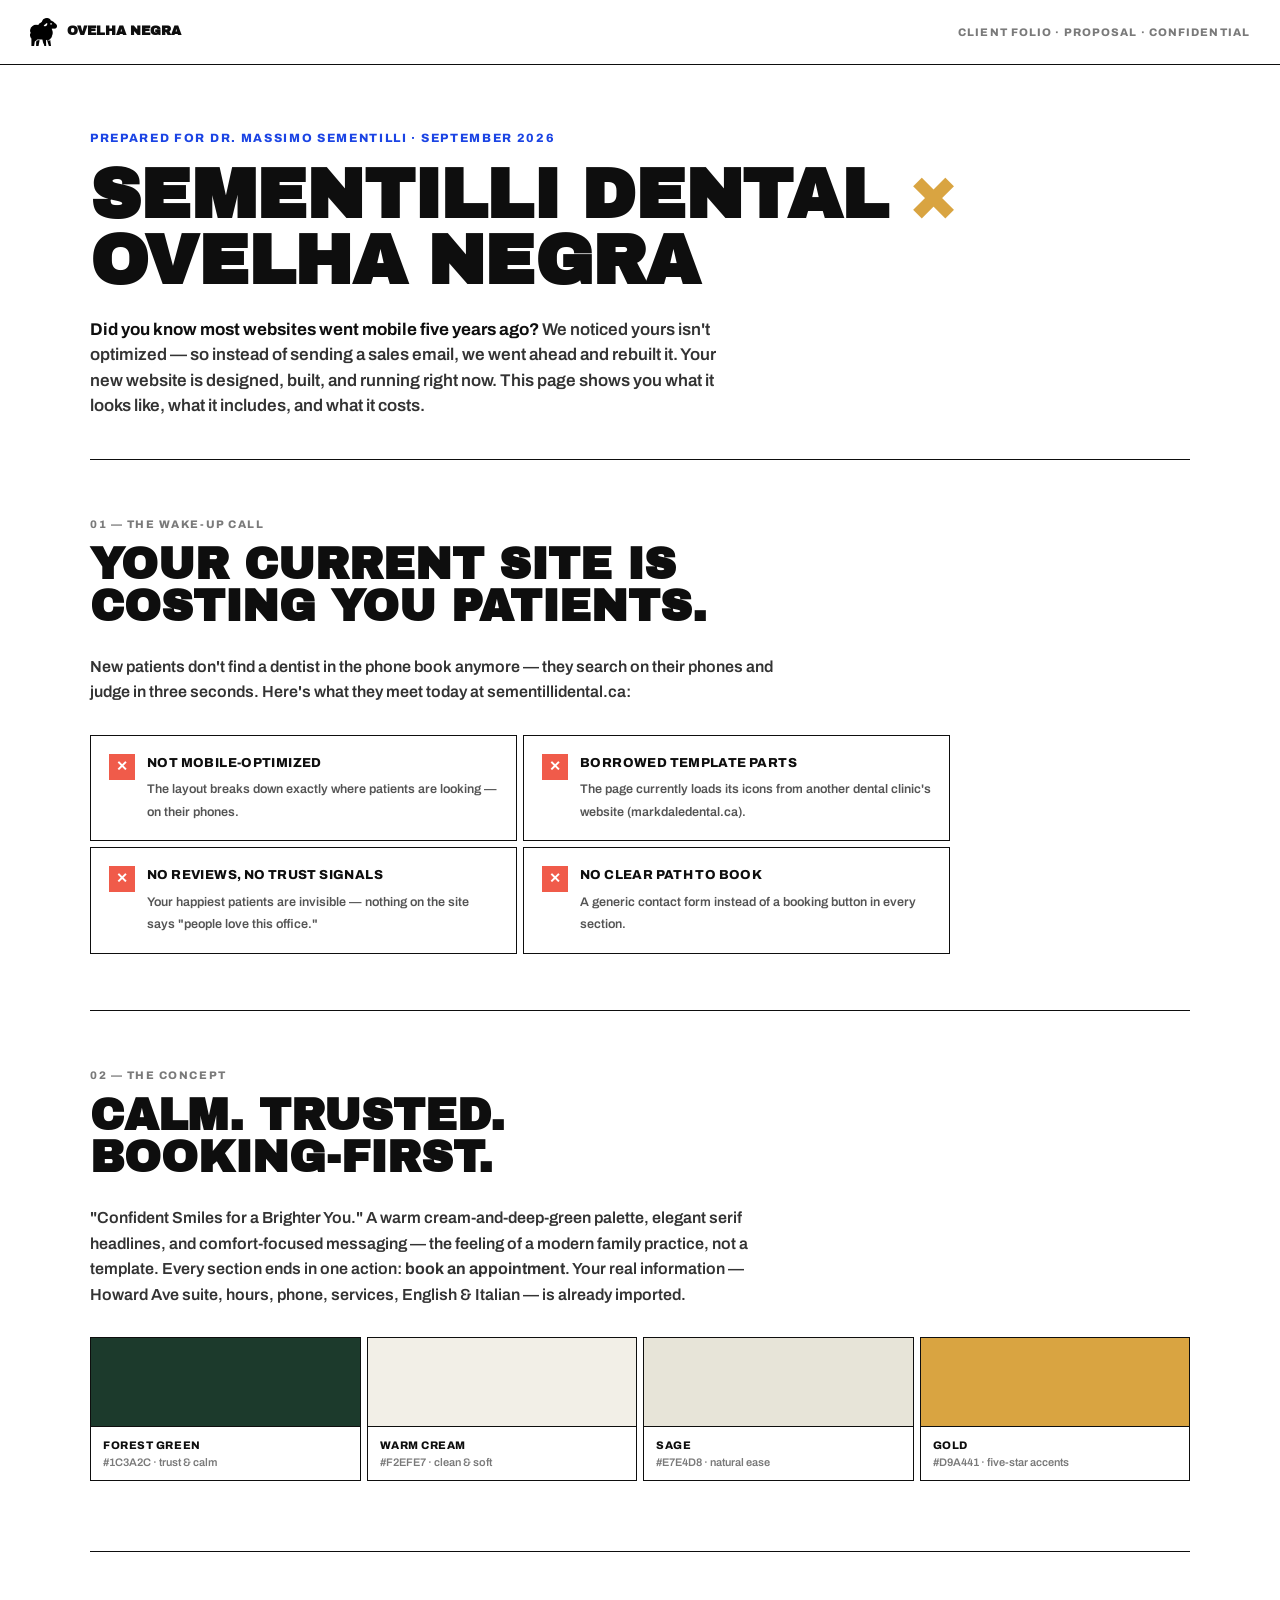
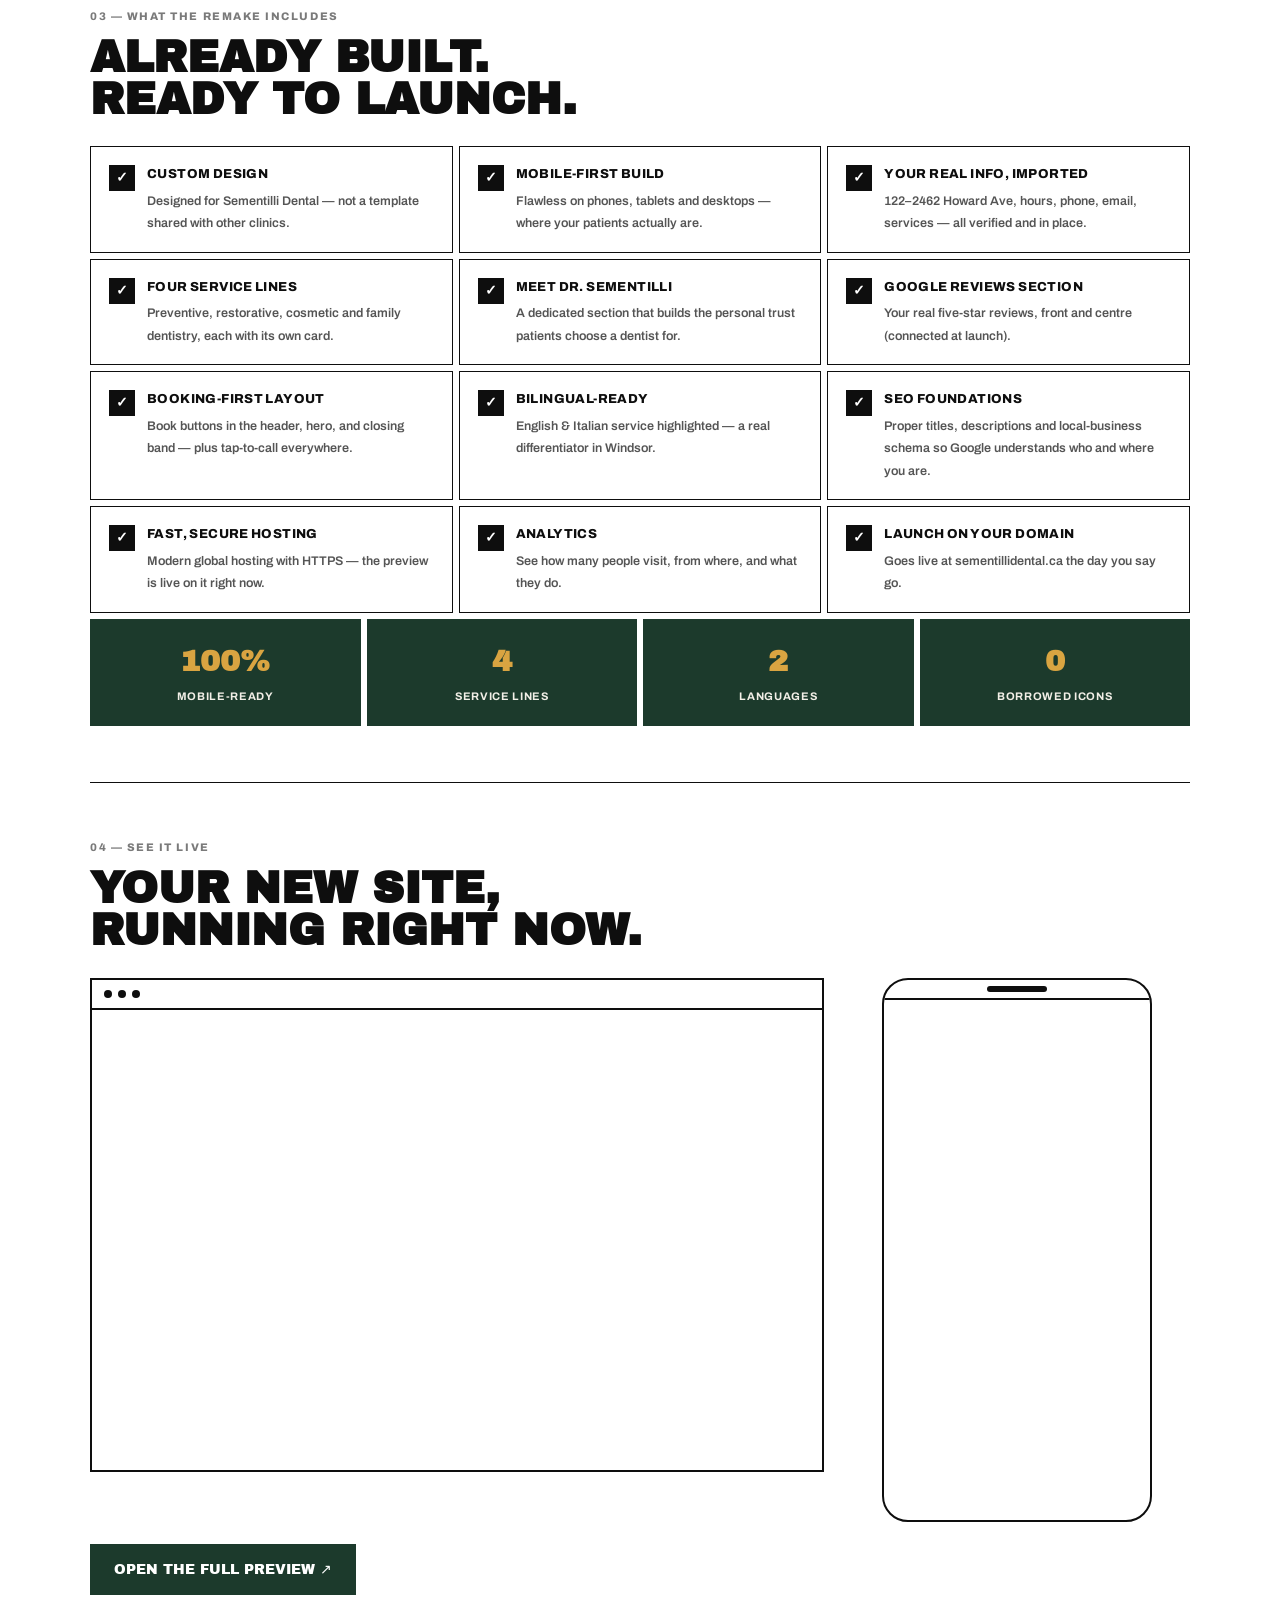
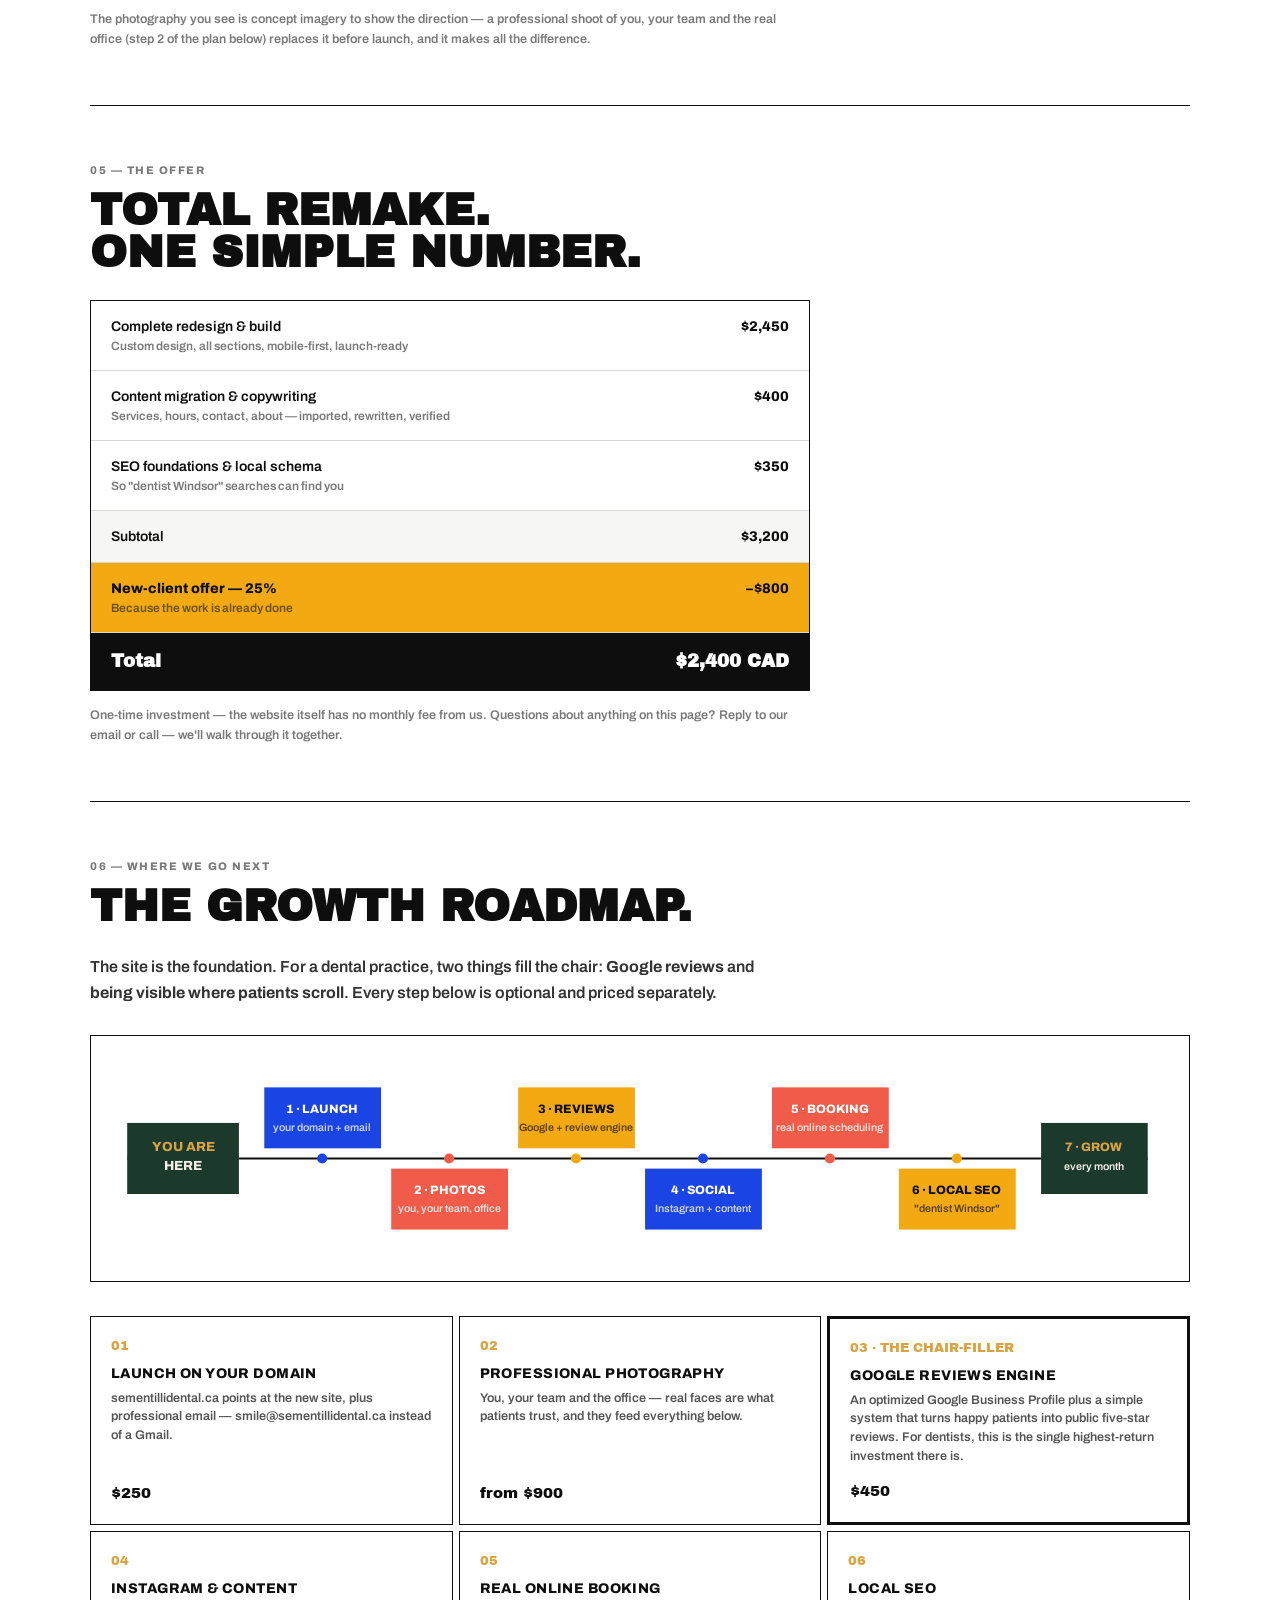
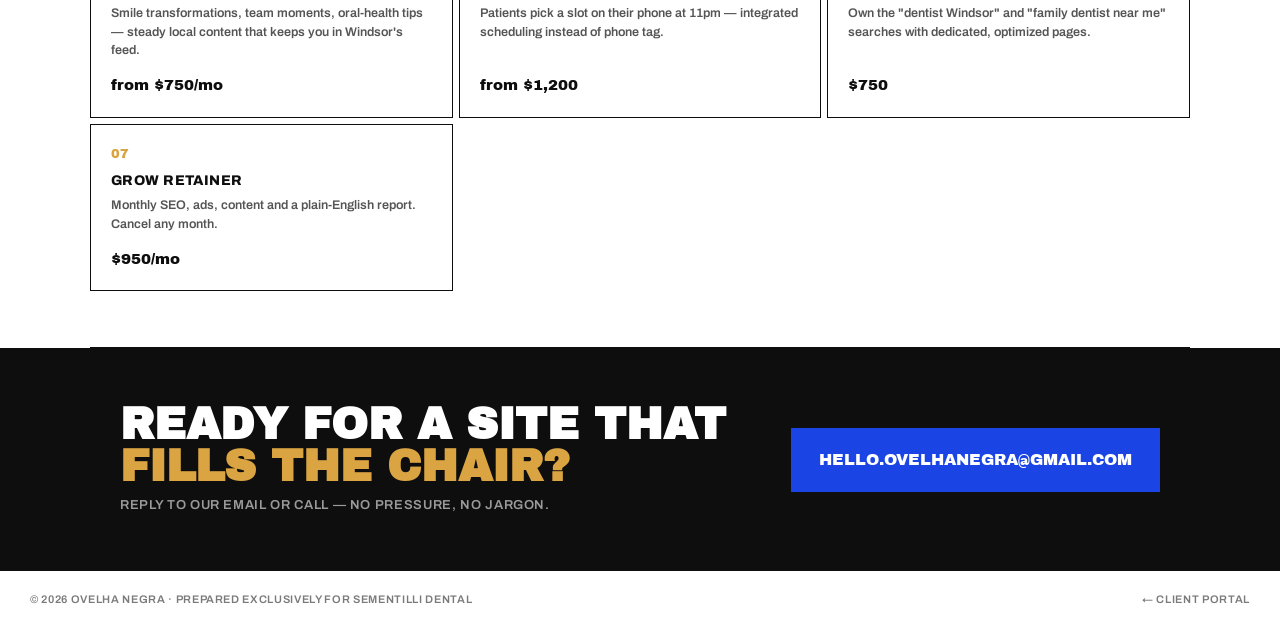
<file: clients/sementilli/index.html>
<!DOCTYPE html>
<html lang="en">
<head>
<meta charset="UTF-8">
<meta name="viewport" content="width=device-width, initial-scale=1.0">
<meta name="robots" content="noindex, nofollow">
<title>Sementilli Dental × Ovelha Negra — Proposal</title>
<link rel="icon" type="image/png" href="/assets/ovelhanegra-sheep.png">
<link rel="preconnect" href="https://fonts.googleapis.com">
<link rel="preconnect" href="https://fonts.gstatic.com" crossorigin>
<link href="https://fonts.googleapis.com/css2?family=Archivo:wght@400;600;700;800&family=Archivo+Black&display=swap" rel="stylesheet">
<style>
  :root{
    --paper:#ffffff; --ink:#0e0e0e; --blue:#1b44e4; --coral:#f05b4a; --yellow:#f2a912;
    --line:#d8d8d4; --grey-txt:#7a7a7a;
    --sd-green:#1c3a2c; --sd-cream:#f2efe7; --sd-gold:#d9a441;
    --sans:"Archivo",-apple-system,BlinkMacSystemFont,"Helvetica Neue",Arial,sans-serif;
    --black:"Archivo Black","Archivo",sans-serif;
  }
  *{margin:0;padding:0;box-sizing:border-box}
  body{background:var(--paper);color:var(--ink);font-family:var(--sans);font-size:15px;line-height:1.5}
  a{color:inherit;text-decoration:none}
  img{max-width:100%}

  .top{display:flex;align-items:center;justify-content:space-between;padding:18px 30px;border-bottom:1.5px solid var(--ink);position:sticky;top:0;background:var(--paper);z-index:50}
  .brand{display:flex;align-items:center;gap:10px}
  .brand img{height:28px}
  .brand b{font-family:var(--black);font-size:13px;text-transform:uppercase}
  .top .tag{font-weight:800;font-size:11px;letter-spacing:.1em;text-transform:uppercase;color:var(--grey-txt)}

  .wrap{max-width:1100px;margin:0 auto;padding:0 30px}
  .hero{padding:64px 0 40px;border-bottom:1.5px solid var(--ink)}
  .hero .pre{font-weight:800;font-size:12px;letter-spacing:.14em;text-transform:uppercase;color:var(--blue);margin-bottom:16px}
  h1{font-family:var(--black);font-size:clamp(34px,6vw,70px);line-height:.94;text-transform:uppercase;letter-spacing:-.01em}
  h1 .x{color:var(--sd-gold)}
  .hero p{font-weight:600;font-size:17px;max-width:660px;margin-top:22px;color:#333}
  .hero p b{color:var(--ink)}

  .sec{padding:56px 0;border-bottom:1.5px solid var(--ink)}
  .sec-label{font-weight:800;font-size:11px;letter-spacing:.14em;text-transform:uppercase;color:var(--grey-txt);margin-bottom:12px}
  h2{font-family:var(--black);font-size:clamp(26px,3.6vw,44px);line-height:.95;text-transform:uppercase;margin-bottom:26px}
  .lead{font-weight:600;font-size:16px;max-width:700px;color:#333;margin-bottom:30px;line-height:1.6}

  .wake{display:grid;grid-template-columns:repeat(2,1fr);gap:6px;max-width:860px}
  .wk{border:1.5px solid var(--ink);padding:18px;display:flex;gap:12px;align-items:flex-start}
  .wk .x{width:26px;height:26px;flex:none;background:var(--coral);color:#fff;display:flex;align-items:center;justify-content:center;font-weight:800;font-size:14px}
  .wk b{display:block;font-weight:800;font-size:13px;text-transform:uppercase;letter-spacing:.03em;margin-bottom:4px}
  .wk span{font-weight:600;font-size:12.5px;color:#555;line-height:1.45}

  .swatches{display:grid;grid-template-columns:repeat(auto-fit,minmax(150px,1fr));gap:6px;margin-bottom:14px}
  .sw{border:1.5px solid var(--ink);min-height:140px;display:flex;flex-direction:column}
  .sw .chip{flex:1;min-height:88px}
  .sw .nm{padding:10px 12px;border-top:1.5px solid var(--ink);font-weight:800;font-size:11px;letter-spacing:.05em;text-transform:uppercase}
  .sw .nm span{display:block;color:var(--grey-txt);font-weight:600;text-transform:none;letter-spacing:0;font-size:11px}

  .built{display:grid;grid-template-columns:repeat(3,1fr);gap:6px}
  .bi{border:1.5px solid var(--ink);padding:18px;display:flex;gap:12px;align-items:flex-start}
  .bi .ck{width:26px;height:26px;flex:none;background:var(--ink);color:#fff;display:flex;align-items:center;justify-content:center;font-weight:800;font-size:14px}
  .bi b{display:block;font-weight:800;font-size:13px;text-transform:uppercase;letter-spacing:.03em;margin-bottom:4px}
  .bi span{font-weight:600;font-size:12.5px;color:#555;line-height:1.45}
  .built-stats{display:grid;grid-template-columns:repeat(4,1fr);gap:6px;margin-top:6px}
  .bs{background:var(--sd-green);color:var(--sd-cream);padding:20px;text-align:center}
  .bs b{font-family:var(--black);font-size:30px;display:block;color:var(--sd-gold)}
  .bs span{font-weight:700;font-size:11px;letter-spacing:.06em;text-transform:uppercase}

  .frames{display:grid;grid-template-columns:68fr 32fr;gap:20px;align-items:start}
  .frame-desktop{border:2px solid var(--ink)}
  .frame-bar{display:flex;gap:6px;padding:10px 12px;border-bottom:2px solid var(--ink)}
  .frame-bar i{width:8px;height:8px;border-radius:50%;background:var(--ink);display:block}
  .frame-desktop iframe{width:100%;height:460px;border:0;display:block}
  .frame-phone{border:2px solid var(--ink);border-radius:26px;overflow:hidden;max-width:270px;margin:0 auto}
  .frame-phone .notch{height:20px;border-bottom:2px solid var(--ink);display:flex;align-items:center;justify-content:center}
  .frame-phone .notch i{width:60px;height:6px;border-radius:4px;background:var(--ink)}
  .frame-phone iframe{width:270px;height:520px;border:0;display:block}
  .visit{display:inline-flex;align-items:center;gap:10px;margin-top:22px;background:var(--sd-green);color:#fff;font-family:var(--black);font-size:14px;text-transform:uppercase;padding:15px 24px}
  .visit:hover{background:var(--ink)}

  .invoice{border:1.5px solid var(--ink);max-width:720px}
  .inv-row{display:flex;justify-content:space-between;gap:16px;padding:15px 20px;border-bottom:1px solid var(--line);font-weight:600;font-size:14px}
  .inv-row span:last-child{font-weight:800;white-space:nowrap}
  .inv-row small{display:block;color:var(--grey-txt);font-size:12px;font-weight:600}
  .inv-sub{background:#f6f6f4}
  .inv-disc{background:var(--yellow);font-weight:800}
  .inv-total{background:var(--ink);color:#fff;border-bottom:0}
  .inv-total span{font-family:var(--black);font-size:18px}
  .inv-note{font-weight:600;font-size:12.5px;color:var(--grey-txt);margin-top:14px;max-width:720px;line-height:1.6}

  .roadmap{border:1.5px solid var(--ink);padding:26px;overflow-x:auto;margin-bottom:34px}
  .roadmap svg{min-width:1000px;width:100%;height:auto;display:block}
  .next-grid{display:grid;grid-template-columns:repeat(3,1fr);gap:6px}
  .nx{border:1.5px solid var(--ink);padding:20px;display:flex;flex-direction:column;transition:background .15s,color .15s}
  .nx:hover{background:var(--ink);color:#fff}
  .nx:hover .np{color:var(--yellow)}
  .nx:hover span{color:#cfcfcf}
  .nx .num{font-family:var(--black);font-size:13px;color:var(--sd-gold);margin-bottom:8px}
  .nx b{font-weight:800;font-size:14px;text-transform:uppercase;letter-spacing:.03em;margin-bottom:6px;line-height:1.3}
  .nx span{font-weight:600;font-size:12.5px;color:#555;line-height:1.5;margin-bottom:14px}
  .nx .np{margin-top:auto;font-family:var(--black);font-size:15px}

  .cta{background:var(--ink);color:#fff}
  .cta .wrap{display:flex;flex-wrap:wrap;align-items:center;justify-content:space-between;gap:24px;padding-top:56px;padding-bottom:56px}
  .cta h2{margin-bottom:8px}
  .cta h2 .hl{color:var(--sd-gold)}
  .cta p{font-weight:600;font-size:13px;letter-spacing:.05em;text-transform:uppercase;color:#9a9a9a}
  .cta a{background:var(--blue);color:#fff;font-family:var(--black);font-size:16px;text-transform:uppercase;padding:20px 28px}
  .cta a:hover{background:var(--sd-green)}

  footer{padding:20px 30px;font-weight:600;font-size:11px;letter-spacing:.06em;text-transform:uppercase;color:var(--grey-txt);display:flex;justify-content:space-between;flex-wrap:wrap;gap:10px}

  @media(max-width:900px){
    .built{grid-template-columns:repeat(2,1fr)}
    .frames{grid-template-columns:1fr}
    .next-grid{grid-template-columns:repeat(2,1fr)}
    .built-stats{grid-template-columns:repeat(2,1fr)}
    .wake{grid-template-columns:1fr}
  }
  @media(max-width:600px){
    .wrap{padding:0 20px}
    .built,.next-grid{grid-template-columns:1fr}
    .frame-desktop iframe{height:340px}
  }
</style>
</head>
<body>

<div class="top">
  <a class="brand" href="/"><img src="/assets/ovelhanegra-sheep.png" alt="Ovelha Negra"><b>Ovelha Negra</b></a>
  <span class="tag">Client Folio · Proposal · Confidential</span>
</div>

<div class="wrap hero">
  <div class="pre">Prepared for Dr. Massimo Sementilli · September 2026</div>
  <h1>Sementilli Dental <span class="x">×</span><br>Ovelha Negra</h1>
  <p><b>Did you know most websites went mobile five years ago?</b> We noticed yours isn't optimized — so instead of sending a sales email, we went ahead and rebuilt it. Your new website is designed, built, and running right now. This page shows you what it looks like, what it includes, and what it costs.</p>
</div>

<div class="wrap sec">
  <div class="sec-label">01 — The Wake-Up Call</div>
  <h2>Your current site is<br>costing you patients.</h2>
  <p class="lead">New patients don't find a dentist in the phone book anymore — they search on their phones and judge in three seconds. Here's what they meet today at sementillidental.ca:</p>
  <div class="wake">
    <div class="wk"><span class="x">✕</span><div><b>Not mobile-optimized</b><span>The layout breaks down exactly where patients are looking — on their phones.</span></div></div>
    <div class="wk"><span class="x">✕</span><div><b>Borrowed template parts</b><span>The page currently loads its icons from another dental clinic's website (markdaledental.ca).</span></div></div>
    <div class="wk"><span class="x">✕</span><div><b>No reviews, no trust signals</b><span>Your happiest patients are invisible — nothing on the site says "people love this office."</span></div></div>
    <div class="wk"><span class="x">✕</span><div><b>No clear path to book</b><span>A generic contact form instead of a booking button in every section.</span></div></div>
  </div>
</div>

<div class="wrap sec">
  <div class="sec-label">02 — The Concept</div>
  <h2>Calm. Trusted.<br>Booking-first.</h2>
  <p class="lead">"Confident Smiles for a Brighter You." A warm cream-and-deep-green palette, elegant serif headlines, and comfort-focused messaging — the feeling of a modern family practice, not a template. Every section ends in one action: <b>book an appointment</b>. Your real information — Howard Ave suite, hours, phone, services, English &amp; Italian — is already imported.</p>
  <div class="swatches">
    <div class="sw"><div class="chip" style="background:#1c3a2c"></div><div class="nm">Forest Green<span>#1C3A2C · trust &amp; calm</span></div></div>
    <div class="sw"><div class="chip" style="background:#f2efe7"></div><div class="nm">Warm Cream<span>#F2EFE7 · clean &amp; soft</span></div></div>
    <div class="sw"><div class="chip" style="background:#e7e4d8"></div><div class="nm">Sage<span>#E7E4D8 · natural ease</span></div></div>
    <div class="sw"><div class="chip" style="background:#d9a441"></div><div class="nm">Gold<span>#D9A441 · five-star accents</span></div></div>
  </div>
</div>

<div class="wrap sec">
  <div class="sec-label">03 — What The Remake Includes</div>
  <h2>Already built.<br>Ready to launch.</h2>
  <div class="built">
    <div class="bi"><span class="ck">✓</span><div><b>Custom design</b><span>Designed for Sementilli Dental — not a template shared with other clinics.</span></div></div>
    <div class="bi"><span class="ck">✓</span><div><b>Mobile-first build</b><span>Flawless on phones, tablets and desktops — where your patients actually are.</span></div></div>
    <div class="bi"><span class="ck">✓</span><div><b>Your real info, imported</b><span>122–2462 Howard Ave, hours, phone, email, services — all verified and in place.</span></div></div>
    <div class="bi"><span class="ck">✓</span><div><b>Four service lines</b><span>Preventive, restorative, cosmetic and family dentistry, each with its own card.</span></div></div>
    <div class="bi"><span class="ck">✓</span><div><b>Meet Dr. Sementilli</b><span>A dedicated section that builds the personal trust patients choose a dentist for.</span></div></div>
    <div class="bi"><span class="ck">✓</span><div><b>Google reviews section</b><span>Your real five-star reviews, front and centre (connected at launch).</span></div></div>
    <div class="bi"><span class="ck">✓</span><div><b>Booking-first layout</b><span>Book buttons in the header, hero, and closing band — plus tap-to-call everywhere.</span></div></div>
    <div class="bi"><span class="ck">✓</span><div><b>Bilingual-ready</b><span>English &amp; Italian service highlighted — a real differentiator in Windsor.</span></div></div>
    <div class="bi"><span class="ck">✓</span><div><b>SEO foundations</b><span>Proper titles, descriptions and local-business schema so Google understands who and where you are.</span></div></div>
    <div class="bi"><span class="ck">✓</span><div><b>Fast, secure hosting</b><span>Modern global hosting with HTTPS — the preview is live on it right now.</span></div></div>
    <div class="bi"><span class="ck">✓</span><div><b>Analytics</b><span>See how many people visit, from where, and what they do.</span></div></div>
    <div class="bi"><span class="ck">✓</span><div><b>Launch on your domain</b><span>Goes live at sementillidental.ca the day you say go.</span></div></div>
  </div>
  <div class="built-stats">
    <div class="bs"><b>100%</b><span>Mobile-ready</span></div>
    <div class="bs"><b>4</b><span>Service lines</span></div>
    <div class="bs"><b>2</b><span>Languages</span></div>
    <div class="bs"><b>0</b><span>Borrowed icons</span></div>
  </div>
</div>

<div class="wrap sec">
  <div class="sec-label">04 — See It Live</div>
  <h2>Your new site,<br>running right now.</h2>
  <div class="frames">
    <div class="frame-desktop">
      <div class="frame-bar"><i></i><i></i><i></i></div>
      <iframe src="https://sementilli.vercel.app" title="Sementilli Dental — desktop preview" loading="lazy"></iframe>
    </div>
    <div class="frame-phone">
      <div class="notch"><i></i></div>
      <iframe src="https://sementilli.vercel.app" title="Sementilli Dental — mobile preview" loading="lazy"></iframe>
    </div>
  </div>
  <a class="visit" href="https://sementilli.vercel.app" target="_blank" rel="noopener">Open the full preview ↗</a>
  <p class="inv-note">The photography you see is concept imagery to show the direction — a professional shoot of you, your team and the real office (step 2 of the plan below) replaces it before launch, and it makes all the difference.</p>
</div>

<div class="wrap sec">
  <div class="sec-label">05 — The Offer</div>
  <h2>Total remake.<br>One simple number.</h2>
  <div class="invoice">
    <div class="inv-row"><span>Complete redesign &amp; build<small>Custom design, all sections, mobile-first, launch-ready</small></span><span>$2,450</span></div>
    <div class="inv-row"><span>Content migration &amp; copywriting<small>Services, hours, contact, about — imported, rewritten, verified</small></span><span>$400</span></div>
    <div class="inv-row"><span>SEO foundations &amp; local schema<small>So "dentist Windsor" searches can find you</small></span><span>$350</span></div>
    <div class="inv-row inv-sub"><span>Subtotal</span><span>$3,200</span></div>
    <div class="inv-row inv-disc"><span>New-client offer — 25%<small style="color:#6b5200">Because the work is already done</small></span><span>−$800</span></div>
    <div class="inv-row inv-total"><span>Total</span><span>$2,400 CAD</span></div>
  </div>
  <p class="inv-note">One-time investment — the website itself has no monthly fee from us. Questions about anything on this page? Reply to our email or call — we'll walk through it together.</p>
</div>

<div class="wrap sec">
  <div class="sec-label">06 — Where We Go Next</div>
  <h2>The growth roadmap.</h2>
  <p class="lead">The site is the foundation. For a dental practice, two things fill the chair: <b>Google reviews</b> and <b>being visible where patients scroll</b>. Every step below is optional and priced separately.</p>

  <div class="roadmap">
    <svg viewBox="0 0 1030 190" xmlns="http://www.w3.org/2000/svg" role="img" aria-label="Growth roadmap for Sementilli Dental">
      <line x1="10" y1="95" x2="1015" y2="95" stroke="#0e0e0e" stroke-width="2"/>
      <g font-family="Archivo, sans-serif">
        <rect x="10" y="60" width="110" height="70" fill="#1c3a2c"/>
        <text x="65" y="88" fill="#d9a441" font-size="13" font-weight="800" text-anchor="middle">YOU ARE</text>
        <text x="65" y="106" fill="#f2efe7" font-size="13" font-weight="800" text-anchor="middle">HERE</text>

        <rect x="145" y="25" width="115" height="60" fill="#1b44e4"/>
        <text x="202" y="50" fill="#fff" font-size="12" font-weight="800" text-anchor="middle">1 · LAUNCH</text>
        <text x="202" y="68" fill="#c7d1ff" font-size="10.5" font-weight="600" text-anchor="middle">your domain + email</text>

        <rect x="270" y="105" width="115" height="60" fill="#f05b4a"/>
        <text x="327" y="130" fill="#fff" font-size="12" font-weight="800" text-anchor="middle">2 · PHOTOS</text>
        <text x="327" y="148" fill="#ffe0db" font-size="10.5" font-weight="600" text-anchor="middle">you, your team, office</text>

        <rect x="395" y="25" width="115" height="60" fill="#f2a912"/>
        <text x="452" y="50" fill="#0e0e0e" font-size="12" font-weight="800" text-anchor="middle">3 · REVIEWS</text>
        <text x="452" y="68" fill="#5c4200" font-size="10.5" font-weight="600" text-anchor="middle">Google + review engine</text>

        <rect x="520" y="105" width="115" height="60" fill="#1b44e4"/>
        <text x="577" y="130" fill="#fff" font-size="12" font-weight="800" text-anchor="middle">4 · SOCIAL</text>
        <text x="577" y="148" fill="#c7d1ff" font-size="10.5" font-weight="600" text-anchor="middle">Instagram + content</text>

        <rect x="645" y="25" width="115" height="60" fill="#f05b4a"/>
        <text x="702" y="50" fill="#fff" font-size="12" font-weight="800" text-anchor="middle">5 · BOOKING</text>
        <text x="702" y="68" fill="#ffe0db" font-size="10.5" font-weight="600" text-anchor="middle">real online scheduling</text>

        <rect x="770" y="105" width="115" height="60" fill="#f2a912"/>
        <text x="827" y="130" fill="#0e0e0e" font-size="12" font-weight="800" text-anchor="middle">6 · LOCAL SEO</text>
        <text x="827" y="148" fill="#5c4200" font-size="10.5" font-weight="600" text-anchor="middle">"dentist Windsor"</text>

        <rect x="910" y="60" width="105" height="70" fill="#1c3a2c"/>
        <text x="962" y="88" fill="#d9a441" font-size="12" font-weight="800" text-anchor="middle">7 · GROW</text>
        <text x="962" y="106" fill="#f2efe7" font-size="10.5" font-weight="600" text-anchor="middle">every month</text>

        <circle cx="202" cy="95" r="5" fill="#1b44e4"/>
        <circle cx="327" cy="95" r="5" fill="#f05b4a"/>
        <circle cx="452" cy="95" r="5" fill="#f2a912"/>
        <circle cx="577" cy="95" r="5" fill="#1b44e4"/>
        <circle cx="702" cy="95" r="5" fill="#f05b4a"/>
        <circle cx="827" cy="95" r="5" fill="#f2a912"/>
      </g>
    </svg>
  </div>

  <div class="next-grid">
    <div class="nx"><div class="num">01</div><b>Launch on your domain</b><span>sementillidental.ca points at the new site, plus professional email — smile@sementillidental.ca instead of a Gmail.</span><div class="np">$250</div></div>
    <div class="nx"><div class="num">02</div><b>Professional photography</b><span>You, your team and the office — real faces are what patients trust, and they feed everything below.</span><div class="np">from $900</div></div>
    <div class="nx" style="border-width:3px"><div class="num">03 · THE CHAIR-FILLER</div><b>Google reviews engine</b><span>An optimized Google Business Profile plus a simple system that turns happy patients into public five-star reviews. For dentists, this is the single highest-return investment there is.</span><div class="np">$450</div></div>
    <div class="nx"><div class="num">04</div><b>Instagram &amp; content</b><span>Smile transformations, team moments, oral-health tips — steady local content that keeps you in Windsor's feed.</span><div class="np">from $750/mo</div></div>
    <div class="nx"><div class="num">05</div><b>Real online booking</b><span>Patients pick a slot on their phone at 11pm — integrated scheduling instead of phone tag.</span><div class="np">from $1,200</div></div>
    <div class="nx"><div class="num">06</div><b>Local SEO</b><span>Own the "dentist Windsor" and "family dentist near me" searches with dedicated, optimized pages.</span><div class="np">$750</div></div>
    <div class="nx"><div class="num">07</div><b>Grow retainer</b><span>Monthly SEO, ads, content and a plain-English report. Cancel any month.</span><div class="np">$950/mo</div></div>
  </div>
</div>

<div class="cta">
  <div class="wrap">
    <div>
      <h2>Ready for a site that<br><span class="hl">fills the chair?</span></h2>
      <p>Reply to our email or call — no pressure, no jargon.</p>
    </div>
    <a href="mailto:hello.ovelhanegra@gmail.com?subject=Sementilli%20Dental%20website">hello.ovelhanegra@gmail.com</a>
  </div>
</div>

<footer>
  <span>© 2026 Ovelha Negra · Prepared exclusively for Sementilli Dental</span>
  <a href="/clients/">← Client portal</a>
</footer>

</body>
</html>
</file>
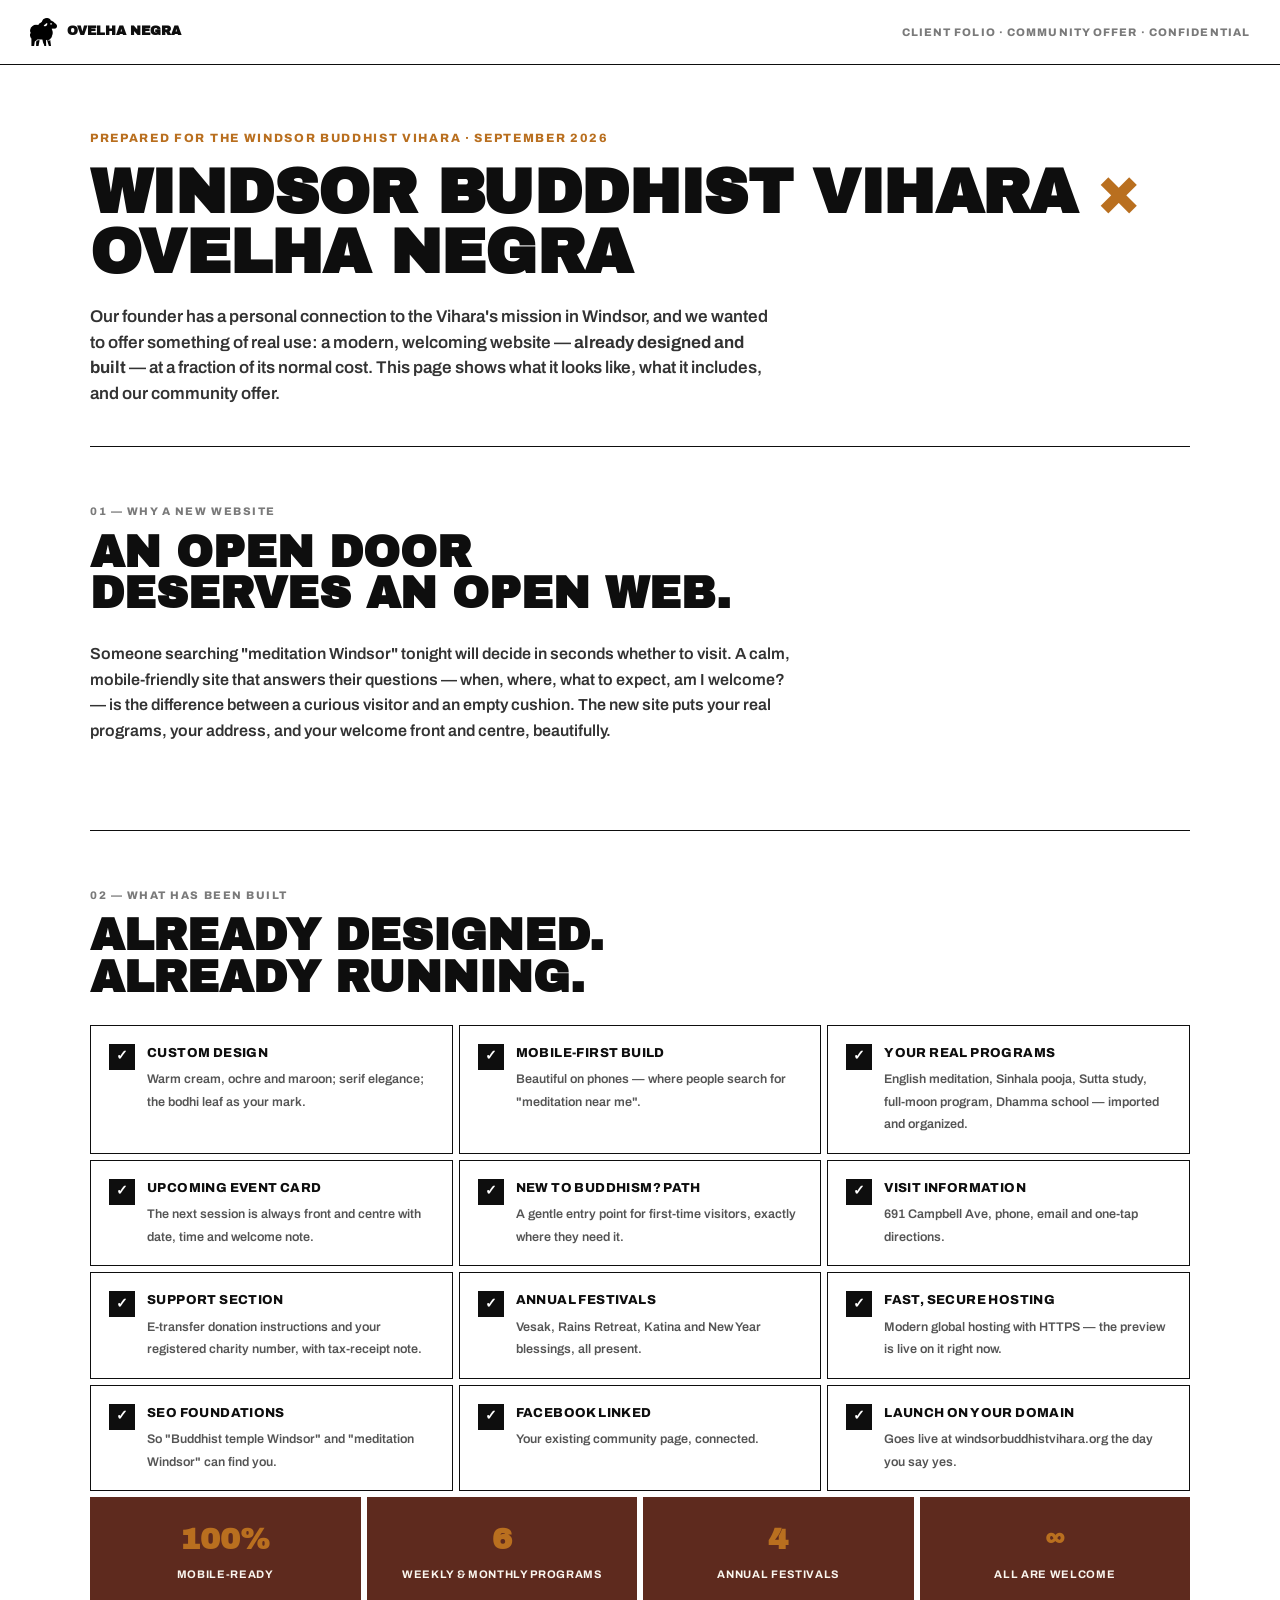
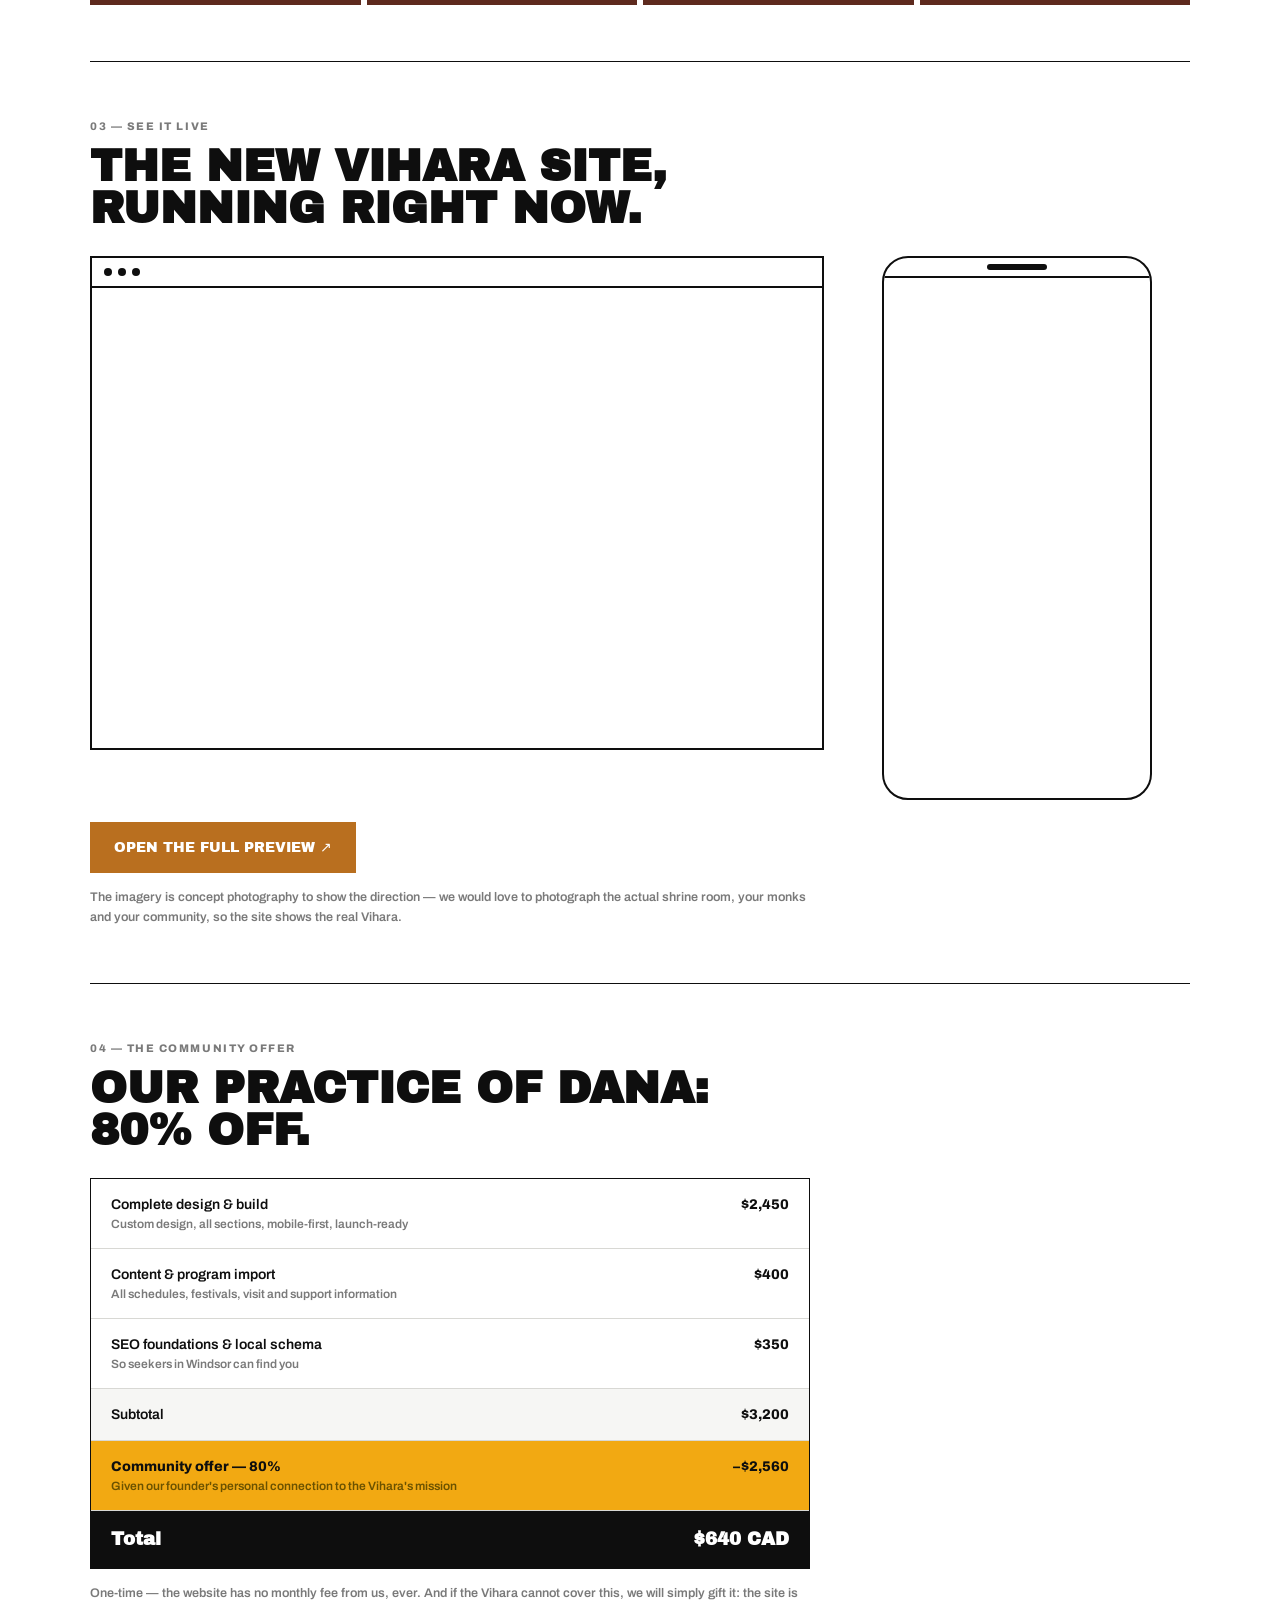
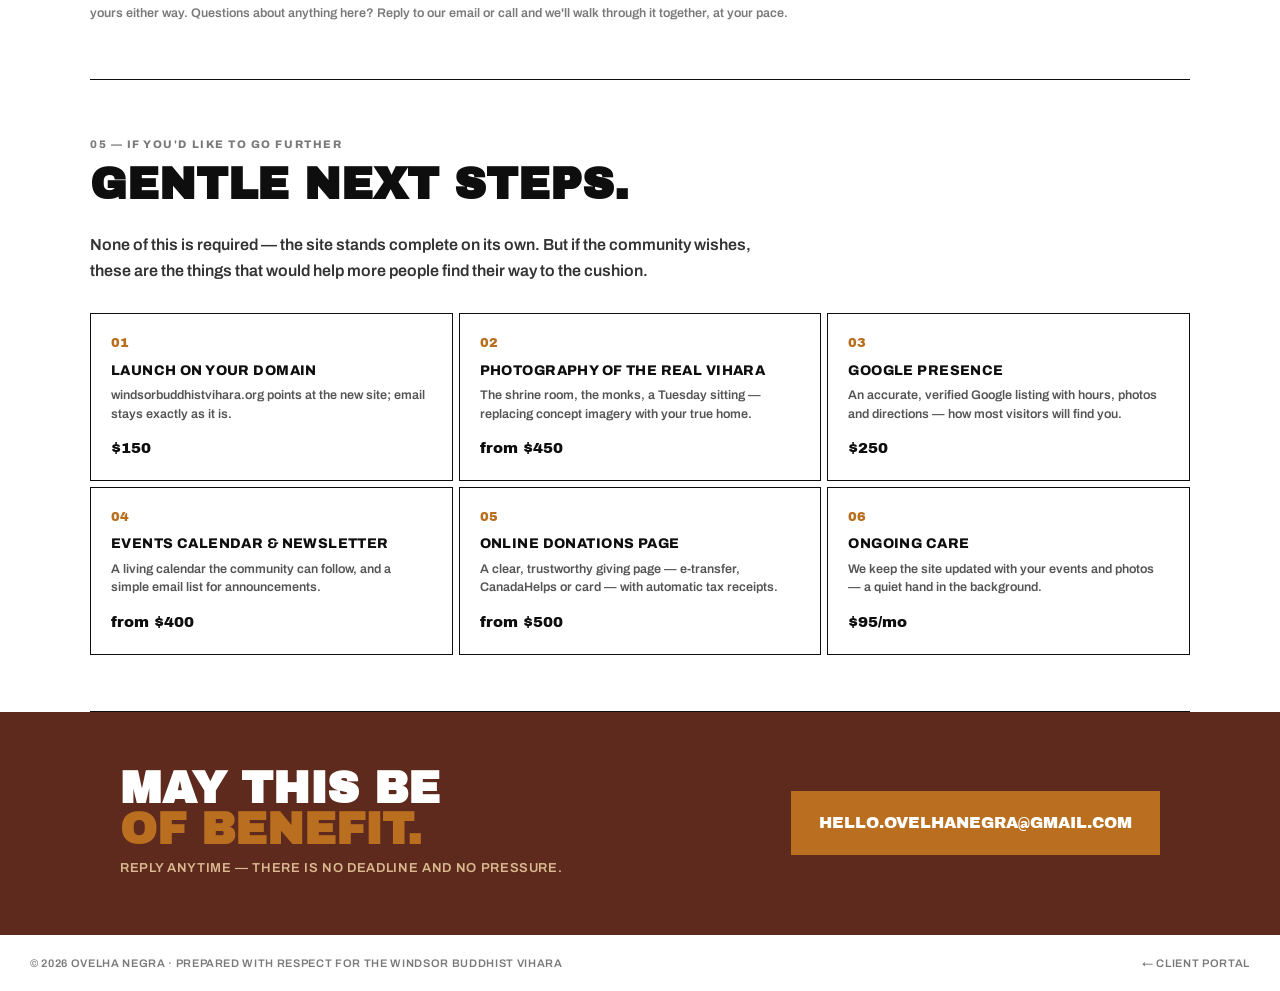
<file: clients/vihara/index.html>
<!DOCTYPE html>
<html lang="en">
<head>
<meta charset="UTF-8">
<meta name="viewport" content="width=device-width, initial-scale=1.0">
<meta name="robots" content="noindex, nofollow">
<title>Windsor Buddhist Vihara × Ovelha Negra — A Gift of a Website</title>
<link rel="icon" type="image/png" href="/assets/ovelhanegra-sheep.png">
<link rel="preconnect" href="https://fonts.googleapis.com">
<link rel="preconnect" href="https://fonts.gstatic.com" crossorigin>
<link href="https://fonts.googleapis.com/css2?family=Archivo:wght@400;600;700;800&family=Archivo+Black&display=swap" rel="stylesheet">
<style>
  :root{
    --paper:#ffffff; --ink:#0e0e0e; --blue:#1b44e4; --coral:#f05b4a; --yellow:#f2a912;
    --line:#d8d8d4; --grey-txt:#7a7a7a;
    --wb-maroon:#5e2a1e; --wb-gold:#b96f1f; --wb-cream:#faf6ef;
    --sans:"Archivo",-apple-system,BlinkMacSystemFont,"Helvetica Neue",Arial,sans-serif;
    --black:"Archivo Black","Archivo",sans-serif;
  }
  *{margin:0;padding:0;box-sizing:border-box}
  body{background:var(--paper);color:var(--ink);font-family:var(--sans);font-size:15px;line-height:1.5}
  a{color:inherit;text-decoration:none}
  img{max-width:100%}

  .top{display:flex;align-items:center;justify-content:space-between;padding:18px 30px;border-bottom:1.5px solid var(--ink);position:sticky;top:0;background:var(--paper);z-index:50}
  .brand{display:flex;align-items:center;gap:10px}
  .brand img{height:28px}
  .brand b{font-family:var(--black);font-size:13px;text-transform:uppercase}
  .top .tag{font-weight:800;font-size:11px;letter-spacing:.1em;text-transform:uppercase;color:var(--grey-txt)}

  .wrap{max-width:1100px;margin:0 auto;padding:0 30px}
  .hero{padding:64px 0 40px;border-bottom:1.5px solid var(--ink)}
  .hero .pre{font-weight:800;font-size:12px;letter-spacing:.14em;text-transform:uppercase;color:var(--wb-gold);margin-bottom:16px}
  h1{font-family:var(--black);font-size:clamp(30px,5.4vw,62px);line-height:.96;text-transform:uppercase;letter-spacing:-.01em}
  h1 .x{color:var(--wb-gold)}
  .hero p{font-weight:600;font-size:17px;max-width:680px;margin-top:22px;color:#333}

  .sec{padding:56px 0;border-bottom:1.5px solid var(--ink)}
  .sec-label{font-weight:800;font-size:11px;letter-spacing:.14em;text-transform:uppercase;color:var(--grey-txt);margin-bottom:12px}
  h2{font-family:var(--black);font-size:clamp(26px,3.6vw,44px);line-height:.95;text-transform:uppercase;margin-bottom:26px}
  .lead{font-weight:600;font-size:16px;max-width:700px;color:#333;margin-bottom:30px;line-height:1.6}

  .built{display:grid;grid-template-columns:repeat(3,1fr);gap:6px}
  .bi{border:1.5px solid var(--ink);padding:18px;display:flex;gap:12px;align-items:flex-start}
  .bi .ck{width:26px;height:26px;flex:none;background:var(--ink);color:#fff;display:flex;align-items:center;justify-content:center;font-weight:800;font-size:14px}
  .bi b{display:block;font-weight:800;font-size:13px;text-transform:uppercase;letter-spacing:.03em;margin-bottom:4px}
  .bi span{font-weight:600;font-size:12.5px;color:#555;line-height:1.45}
  .built-stats{display:grid;grid-template-columns:repeat(4,1fr);gap:6px;margin-top:6px}
  .bs{background:var(--wb-maroon);color:var(--wb-cream);padding:20px;text-align:center}
  .bs b{font-family:var(--black);font-size:30px;display:block;color:var(--wb-gold)}
  .bs span{font-weight:700;font-size:11px;letter-spacing:.06em;text-transform:uppercase}

  .frames{display:grid;grid-template-columns:68fr 32fr;gap:20px;align-items:start}
  .frame-desktop{border:2px solid var(--ink)}
  .frame-bar{display:flex;gap:6px;padding:10px 12px;border-bottom:2px solid var(--ink)}
  .frame-bar i{width:8px;height:8px;border-radius:50%;background:var(--ink);display:block}
  .frame-desktop iframe{width:100%;height:460px;border:0;display:block}
  .frame-phone{border:2px solid var(--ink);border-radius:26px;overflow:hidden;max-width:270px;margin:0 auto}
  .frame-phone .notch{height:20px;border-bottom:2px solid var(--ink);display:flex;align-items:center;justify-content:center}
  .frame-phone .notch i{width:60px;height:6px;border-radius:4px;background:var(--ink)}
  .frame-phone iframe{width:270px;height:520px;border:0;display:block}
  .visit{display:inline-flex;align-items:center;gap:10px;margin-top:22px;background:var(--wb-gold);color:#fff;font-family:var(--black);font-size:14px;text-transform:uppercase;padding:15px 24px}
  .visit:hover{background:var(--ink)}
  .inv-note{font-weight:600;font-size:12.5px;color:var(--grey-txt);margin-top:14px;max-width:720px;line-height:1.6}

  .invoice{border:1.5px solid var(--ink);max-width:720px}
  .inv-row{display:flex;justify-content:space-between;gap:16px;padding:15px 20px;border-bottom:1px solid var(--line);font-weight:600;font-size:14px}
  .inv-row span:last-child{font-weight:800;white-space:nowrap}
  .inv-row small{display:block;color:var(--grey-txt);font-size:12px;font-weight:600}
  .inv-sub{background:#f6f6f4}
  .inv-disc{background:var(--yellow);font-weight:800}
  .inv-total{background:var(--ink);color:#fff;border-bottom:0}
  .inv-total span{font-family:var(--black);font-size:18px}

  .next-grid{display:grid;grid-template-columns:repeat(3,1fr);gap:6px}
  .nx{border:1.5px solid var(--ink);padding:20px;display:flex;flex-direction:column;transition:background .15s,color .15s}
  .nx:hover{background:var(--ink);color:#fff}
  .nx:hover .np{color:var(--yellow)}
  .nx:hover span{color:#cfcfcf}
  .nx .num{font-family:var(--black);font-size:13px;color:var(--wb-gold);margin-bottom:8px}
  .nx b{font-weight:800;font-size:14px;text-transform:uppercase;letter-spacing:.03em;margin-bottom:6px;line-height:1.3}
  .nx span{font-weight:600;font-size:12.5px;color:#555;line-height:1.5;margin-bottom:14px}
  .nx .np{margin-top:auto;font-family:var(--black);font-size:15px}

  .cta{background:var(--wb-maroon);color:#fff}
  .cta .wrap{display:flex;flex-wrap:wrap;align-items:center;justify-content:space-between;gap:24px;padding-top:56px;padding-bottom:56px}
  .cta h2{margin-bottom:8px}
  .cta h2 .hl{color:var(--wb-gold)}
  .cta p{font-weight:600;font-size:13px;letter-spacing:.05em;text-transform:uppercase;color:#d9b98f}
  .cta a{background:var(--wb-gold);color:#fff;font-family:var(--black);font-size:16px;text-transform:uppercase;padding:20px 28px}
  .cta a:hover{background:var(--ink)}

  footer{padding:20px 30px;font-weight:600;font-size:11px;letter-spacing:.06em;text-transform:uppercase;color:var(--grey-txt);display:flex;justify-content:space-between;flex-wrap:wrap;gap:10px}

  @media(max-width:900px){
    .built{grid-template-columns:repeat(2,1fr)}
    .frames{grid-template-columns:1fr}
    .next-grid{grid-template-columns:repeat(2,1fr)}
    .built-stats{grid-template-columns:repeat(2,1fr)}
  }
  @media(max-width:600px){
    .wrap{padding:0 20px}
    .built,.next-grid{grid-template-columns:1fr}
    .frame-desktop iframe{height:340px}
  }
</style>
</head>
<body>

<div class="top">
  <a class="brand" href="/"><img src="/assets/ovelhanegra-sheep.png" alt="Ovelha Negra"><b>Ovelha Negra</b></a>
  <span class="tag">Client Folio · Community Offer · Confidential</span>
</div>

<div class="wrap hero">
  <div class="pre">Prepared for the Windsor Buddhist Vihara · September 2026</div>
  <h1>Windsor Buddhist Vihara <span class="x">×</span> Ovelha Negra</h1>
  <p>Our founder has a personal connection to the Vihara's mission in Windsor, and we wanted to offer something of real use: a modern, welcoming website — <b>already designed and built</b> — at a fraction of its normal cost. This page shows what it looks like, what it includes, and our community offer.</p>
</div>

<div class="wrap sec">
  <div class="sec-label">01 — Why A New Website</div>
  <h2>An open door<br>deserves an open web.</h2>
  <p class="lead">Someone searching "meditation Windsor" tonight will decide in seconds whether to visit. A calm, mobile-friendly site that answers their questions — when, where, what to expect, am I welcome? — is the difference between a curious visitor and an empty cushion. The new site puts your real programs, your address, and your welcome front and centre, beautifully.</p>
</div>

<div class="wrap sec">
  <div class="sec-label">02 — What Has Been Built</div>
  <h2>Already designed.<br>Already running.</h2>
  <div class="built">
    <div class="bi"><span class="ck">✓</span><div><b>Custom design</b><span>Warm cream, ochre and maroon; serif elegance; the bodhi leaf as your mark.</span></div></div>
    <div class="bi"><span class="ck">✓</span><div><b>Mobile-first build</b><span>Beautiful on phones — where people search for "meditation near me".</span></div></div>
    <div class="bi"><span class="ck">✓</span><div><b>Your real programs</b><span>English meditation, Sinhala pooja, Sutta study, full-moon program, Dhamma school — imported and organized.</span></div></div>
    <div class="bi"><span class="ck">✓</span><div><b>Upcoming event card</b><span>The next session is always front and centre with date, time and welcome note.</span></div></div>
    <div class="bi"><span class="ck">✓</span><div><b>New to Buddhism? path</b><span>A gentle entry point for first-time visitors, exactly where they need it.</span></div></div>
    <div class="bi"><span class="ck">✓</span><div><b>Visit information</b><span>691 Campbell Ave, phone, email and one-tap directions.</span></div></div>
    <div class="bi"><span class="ck">✓</span><div><b>Support section</b><span>E-transfer donation instructions and your registered charity number, with tax-receipt note.</span></div></div>
    <div class="bi"><span class="ck">✓</span><div><b>Annual festivals</b><span>Vesak, Rains Retreat, Katina and New Year blessings, all present.</span></div></div>
    <div class="bi"><span class="ck">✓</span><div><b>Fast, secure hosting</b><span>Modern global hosting with HTTPS — the preview is live on it right now.</span></div></div>
    <div class="bi"><span class="ck">✓</span><div><b>SEO foundations</b><span>So "Buddhist temple Windsor" and "meditation Windsor" can find you.</span></div></div>
    <div class="bi"><span class="ck">✓</span><div><b>Facebook linked</b><span>Your existing community page, connected.</span></div></div>
    <div class="bi"><span class="ck">✓</span><div><b>Launch on your domain</b><span>Goes live at windsorbuddhistvihara.org the day you say yes.</span></div></div>
  </div>
  <div class="built-stats">
    <div class="bs"><b>100%</b><span>Mobile-ready</span></div>
    <div class="bs"><b>6</b><span>Weekly &amp; monthly programs</span></div>
    <div class="bs"><b>4</b><span>Annual festivals</span></div>
    <div class="bs"><b>∞</b><span>All are welcome</span></div>
  </div>
</div>

<div class="wrap sec">
  <div class="sec-label">03 — See It Live</div>
  <h2>The new Vihara site,<br>running right now.</h2>
  <div class="frames">
    <div class="frame-desktop">
      <div class="frame-bar"><i></i><i></i><i></i></div>
      <iframe src="https://windsor-vihara.vercel.app" title="Windsor Buddhist Vihara — desktop preview" loading="lazy"></iframe>
    </div>
    <div class="frame-phone">
      <div class="notch"><i></i></div>
      <iframe src="https://windsor-vihara.vercel.app" title="Windsor Buddhist Vihara — mobile preview" loading="lazy"></iframe>
    </div>
  </div>
  <a class="visit" href="https://windsor-vihara.vercel.app" target="_blank" rel="noopener">Open the full preview ↗</a>
  <p class="inv-note">The imagery is concept photography to show the direction — we would love to photograph the actual shrine room, your monks and your community, so the site shows the real Vihara.</p>
</div>

<div class="wrap sec">
  <div class="sec-label">04 — The Community Offer</div>
  <h2>Our practice of dana:<br>80% off.</h2>
  <div class="invoice">
    <div class="inv-row"><span>Complete design &amp; build<small>Custom design, all sections, mobile-first, launch-ready</small></span><span>$2,450</span></div>
    <div class="inv-row"><span>Content &amp; program import<small>All schedules, festivals, visit and support information</small></span><span>$400</span></div>
    <div class="inv-row"><span>SEO foundations &amp; local schema<small>So seekers in Windsor can find you</small></span><span>$350</span></div>
    <div class="inv-row inv-sub"><span>Subtotal</span><span>$3,200</span></div>
    <div class="inv-row inv-disc"><span>Community offer — 80%<small style="color:#6b5200">Given our founder's personal connection to the Vihara's mission</small></span><span>−$2,560</span></div>
    <div class="inv-row inv-total"><span>Total</span><span>$640 CAD</span></div>
  </div>
  <p class="inv-note">One-time — the website has no monthly fee from us, ever. And if the Vihara cannot cover this, we will simply gift it: the site is yours either way. Questions about anything here? Reply to our email or call and we'll walk through it together, at your pace.</p>
</div>

<div class="wrap sec">
  <div class="sec-label">05 — If You'd Like To Go Further</div>
  <h2>Gentle next steps.</h2>
  <p class="lead">None of this is required — the site stands complete on its own. But if the community wishes, these are the things that would help more people find their way to the cushion.</p>
  <div class="next-grid">
    <div class="nx"><div class="num">01</div><b>Launch on your domain</b><span>windsorbuddhistvihara.org points at the new site; email stays exactly as it is.</span><div class="np">$150</div></div>
    <div class="nx"><div class="num">02</div><b>Photography of the real Vihara</b><span>The shrine room, the monks, a Tuesday sitting — replacing concept imagery with your true home.</span><div class="np">from $450</div></div>
    <div class="nx"><div class="num">03</div><b>Google presence</b><span>An accurate, verified Google listing with hours, photos and directions — how most visitors will find you.</span><div class="np">$250</div></div>
    <div class="nx"><div class="num">04</div><b>Events calendar &amp; newsletter</b><span>A living calendar the community can follow, and a simple email list for announcements.</span><div class="np">from $400</div></div>
    <div class="nx"><div class="num">05</div><b>Online donations page</b><span>A clear, trustworthy giving page — e-transfer, CanadaHelps or card — with automatic tax receipts.</span><div class="np">from $500</div></div>
    <div class="nx"><div class="num">06</div><b>Ongoing care</b><span>We keep the site updated with your events and photos — a quiet hand in the background.</span><div class="np">$95/mo</div></div>
  </div>
</div>

<div class="cta">
  <div class="wrap">
    <div>
      <h2>May this be<br><span class="hl">of benefit.</span></h2>
      <p>Reply anytime — there is no deadline and no pressure.</p>
    </div>
    <a href="mailto:hello.ovelhanegra@gmail.com?subject=Windsor%20Buddhist%20Vihara%20website">hello.ovelhanegra@gmail.com</a>
  </div>
</div>

<footer>
  <span>© 2026 Ovelha Negra · Prepared with respect for the Windsor Buddhist Vihara</span>
  <a href="/clients/">← Client portal</a>
</footer>

</body>
</html>
</file>
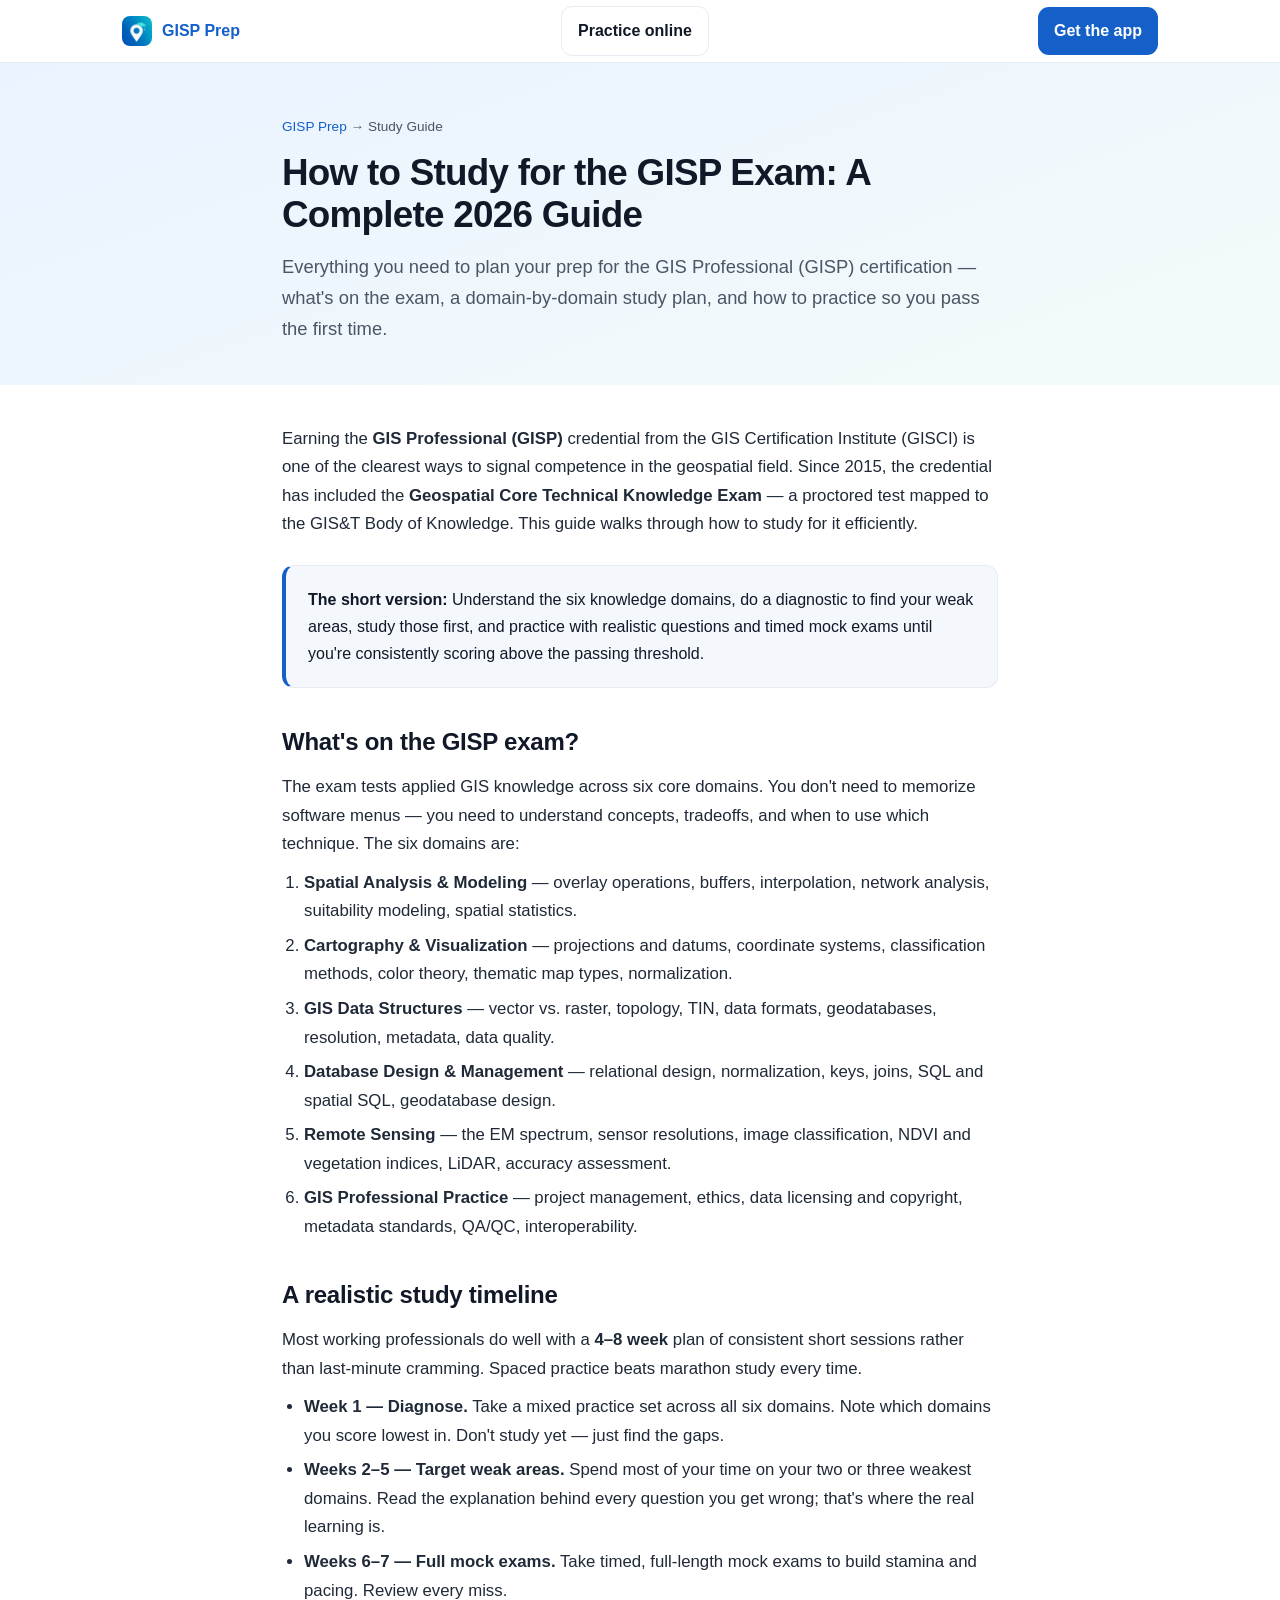
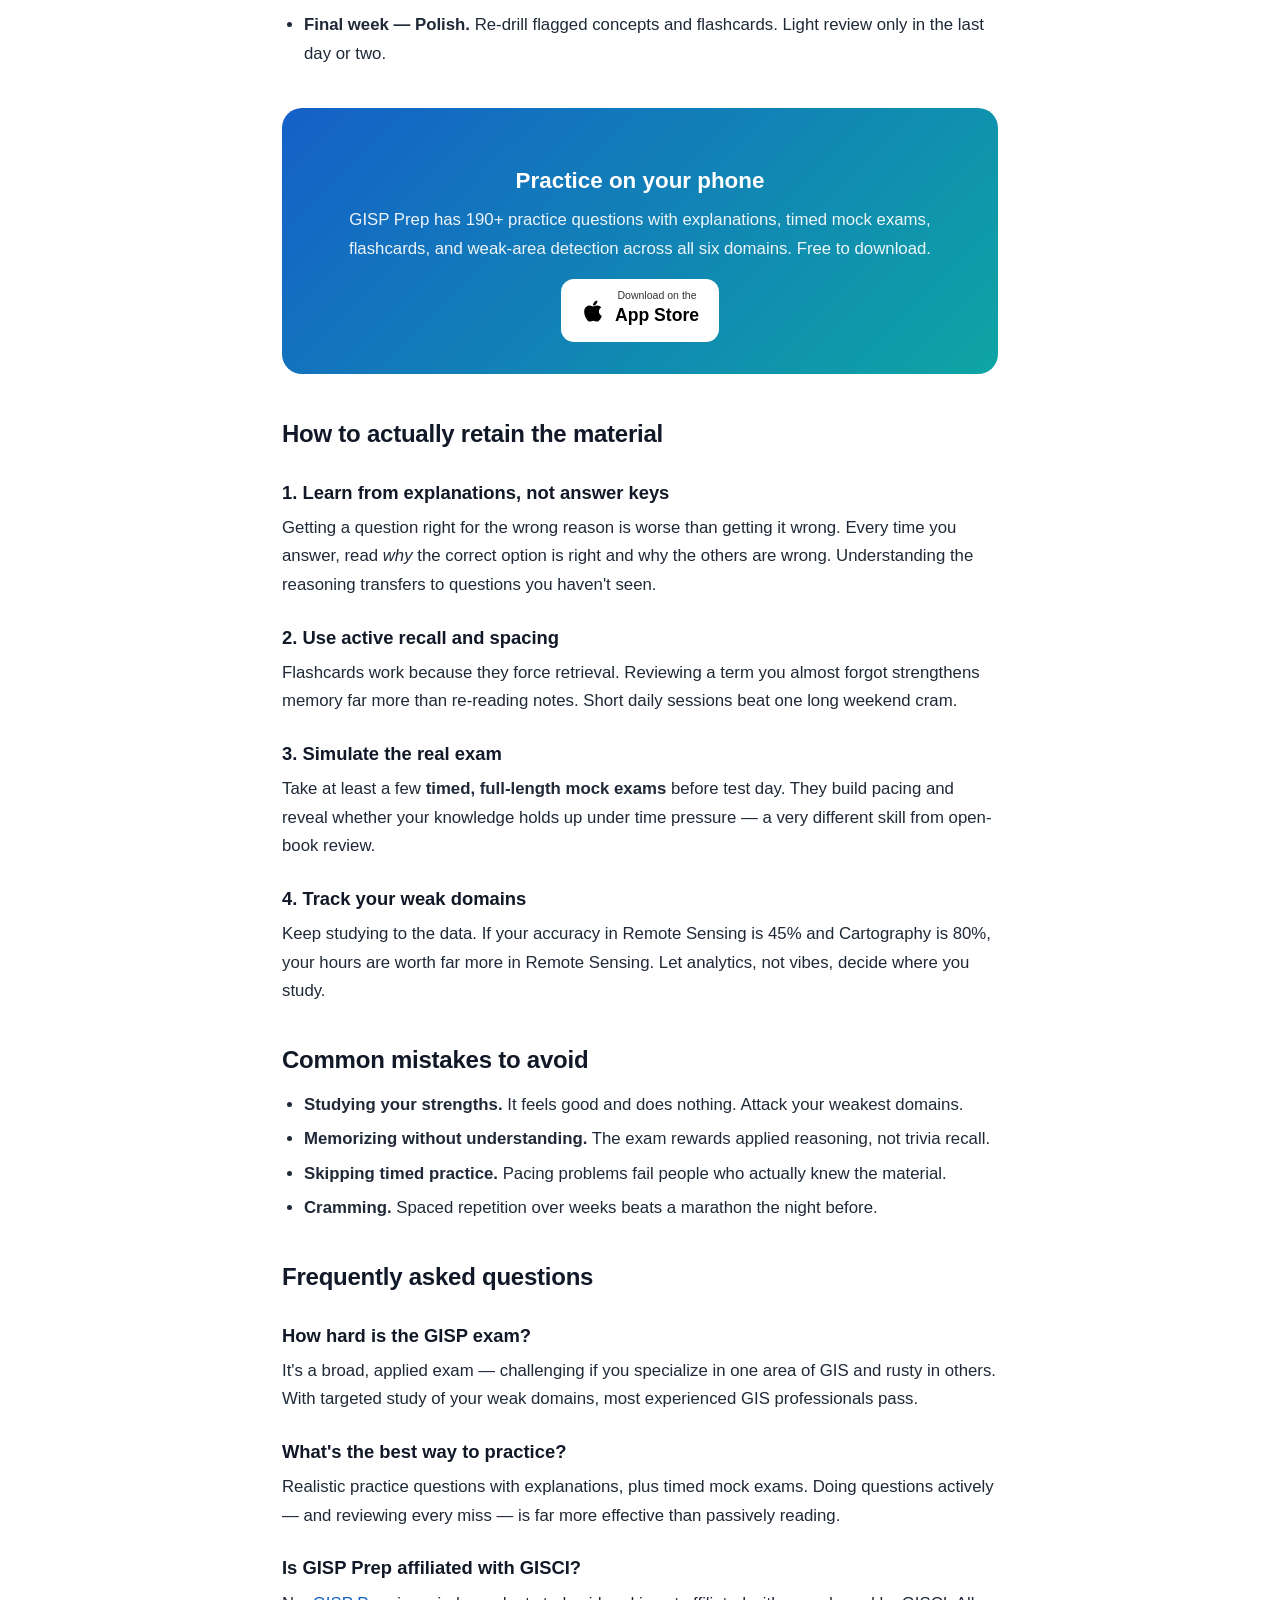
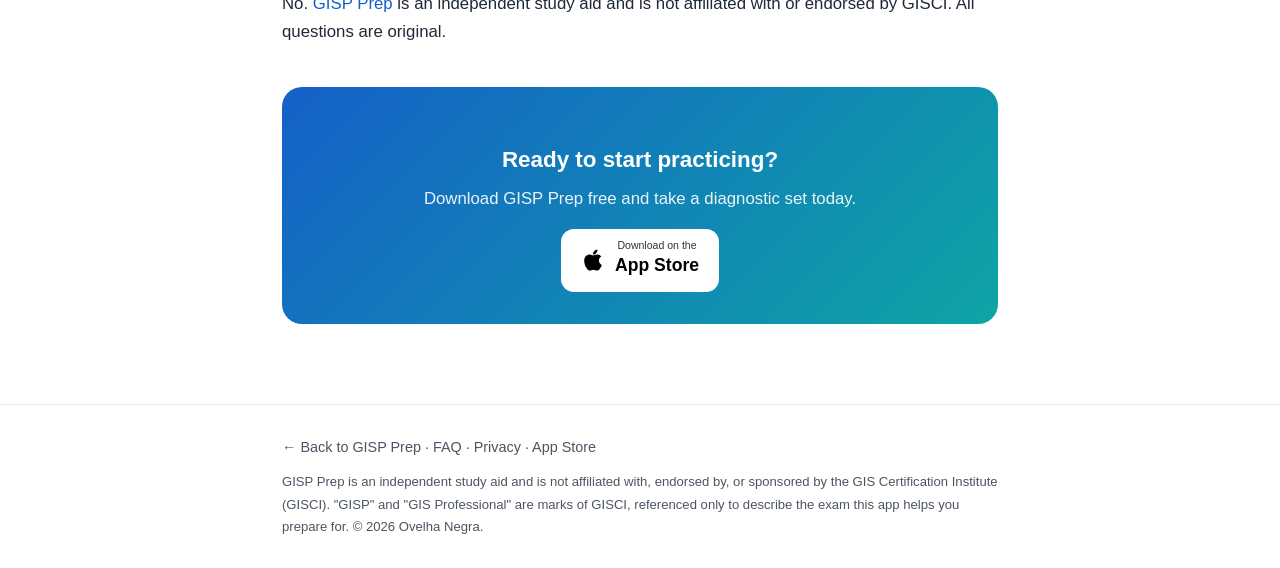
<file: GISPApp/gisp-exam-study-guide/index.html>
<!DOCTYPE html>
<html lang="en">
<head>
<meta charset="UTF-8" />
<meta name="viewport" content="width=device-width, initial-scale=1.0" />
<title>How to Study for the GISP Exam: A Complete 2026 Guide | GISP Prep</title>
<meta name="description" content="A practical guide to passing the GIS Professional (GISP) certification exam: what's on it, a domain-by-domain study plan, timelines, common mistakes, and the best way to practice." />
<meta name="keywords" content="how to study for the GISP exam, GISP exam guide, GISP certification study plan, GIS Professional exam preparation, GISP practice questions, GISCI exam tips" />
<link rel="canonical" href="https://ovelhanegra.io/GISPApp/gisp-exam-study-guide/" />
<meta name="theme-color" content="#1560c8" />
<meta name="robots" content="index, follow" />
<meta property="og:type" content="article" />
<meta property="og:title" content="How to Study for the GISP Exam: A Complete 2026 Guide" />
<meta property="og:description" content="What's on the GISP exam, a domain-by-domain study plan, timelines, and the smartest way to practice." />
<meta property="og:url" content="https://ovelhanegra.io/GISPApp/gisp-exam-study-guide/" />
<meta property="og:image" content="https://ovelhanegra.io/GISPApp/img/og.png" />
<meta name="twitter:card" content="summary_large_image" />
<link rel="icon" href="../img/icon.png" />
<link rel="apple-touch-icon" href="../img/icon-180.png" />
<script type="application/ld+json">
{
  "@context":"https://schema.org","@type":"Article",
  "headline":"How to Study for the GISP Exam: A Complete 2026 Guide",
  "description":"A practical guide to passing the GIS Professional (GISP) certification exam: what's on it, a domain-by-domain study plan, timelines, common mistakes, and how to practice.",
  "image":"https://ovelhanegra.io/GISPApp/img/og.png",
  "author":{"@type":"Organization","name":"Ovelha Negra","url":"https://ovelhanegra.io"},
  "publisher":{"@type":"Organization","name":"Ovelha Negra","logo":{"@type":"ImageObject","url":"https://ovelhanegra.io/GISPApp/img/icon.png"}},
  "mainEntityOfPage":"https://ovelhanegra.io/GISPApp/gisp-exam-study-guide/"
}
</script>
<style>
  :root{--blue:#1560c8;--blue2:#0ea5a4;--ink:#111827;--sub:#4b5563;--line:#e8ebf1;--soft:#f4f8fd}
  *{box-sizing:border-box;margin:0;padding:0}
  html{scroll-behavior:smooth}
  body{font-family:-apple-system,BlinkMacSystemFont,"Segoe UI",Roboto,Helvetica,Arial,sans-serif;color:var(--ink);line-height:1.7;-webkit-font-smoothing:antialiased}
  .wrap{max-width:760px;margin:0 auto;padding:0 22px}
  a{color:var(--blue);text-decoration:none}a:hover{text-decoration:underline}
  nav{border-bottom:1px solid var(--line)}
  nav .in{display:flex;align-items:center;justify-content:space-between;height:62px;max-width:1080px;margin:0 auto;padding:0 22px}
  .brand{display:flex;align-items:center;gap:10px;font-weight:800}.brand img{width:30px;height:30px;border-radius:8px}
  .btn{display:inline-block;background:var(--blue);color:#fff;font-weight:700;border-radius:11px;padding:10px 16px}
  .btn:hover{opacity:.92;text-decoration:none}
  header.hero{background:linear-gradient(160deg,#eaf3ff,#f3fbfa);padding:52px 0 40px}
  .crumb{font-size:.85rem;color:var(--sub);margin-bottom:14px}
  h1{font-size:2.3rem;letter-spacing:-.02em;line-height:1.15}
  .dek{color:var(--sub);font-size:1.15rem;margin-top:14px}
  article{padding:40px 0 20px}
  article h2{font-size:1.5rem;margin:34px 0 10px;letter-spacing:-.01em}
  article h3{font-size:1.15rem;margin:22px 0 6px}
  article p,article li{color:#1f2937;font-size:1.05rem}
  article ul,article ol{margin:10px 0 10px 22px}
  article li{margin:6px 0}
  .callout{background:var(--soft);border:1px solid var(--line);border-left:4px solid var(--blue);border-radius:12px;padding:20px 22px;margin:26px 0}
  .callout b{color:var(--ink)}
  .cta-box{background:linear-gradient(135deg,var(--blue),var(--blue2));color:#fff;border-radius:20px;padding:32px;text-align:center;margin:40px 0}
  .cta-box h3{color:#fff;font-size:1.4rem;margin-bottom:6px}
  .cta-box p{color:#fff;opacity:.92;margin-bottom:16px}
  .appstore{display:inline-flex;align-items:center;gap:10px;background:#fff;color:#000;border-radius:13px;padding:11px 20px;font-weight:700}
  .appstore:hover{text-decoration:none;opacity:.92}.appstore svg{width:24px;height:24px;fill:#000}
  .appstore small{display:block;font-size:.66rem;color:#333;font-weight:500;line-height:1}.appstore b{font-size:1.1rem}
  footer{border-top:1px solid var(--line);padding:30px 0;color:var(--sub);font-size:.9rem;margin-top:20px}
  footer a{color:var(--sub)}
  .disc{font-size:.82rem;margin-top:12px}
</style>
</head>
<body>

<nav><div class="in">
  <a class="brand" href="../"><img src="../img/icon.png" alt="GISP Prep" /> GISP Prep</a>
  <a class="btn" href="../practice/" style="background:#fff;color:#111827;border:1px solid #e8ebf1;margin-right:8px">Practice online</a><a class="btn" href="https://apps.apple.com/us/app/gisp-prep-gis-exam-practice/id6785084756">Get the app</a>
</div></nav>

<header class="hero"><div class="wrap">
  <div class="crumb"><a href="../">GISP Prep</a> → Study Guide</div>
  <h1>How to Study for the GISP Exam: A Complete 2026 Guide</h1>
  <p class="dek">Everything you need to plan your prep for the GIS Professional (GISP) certification — what's on the exam, a domain-by-domain study plan, and how to practice so you pass the first time.</p>
</div></header>

<article><div class="wrap">
  <p>Earning the <strong>GIS Professional (GISP)</strong> credential from the GIS Certification Institute (GISCI) is one of the clearest ways to signal competence in the geospatial field. Since 2015, the credential has included the <strong>Geospatial Core Technical Knowledge Exam</strong> — a proctored test mapped to the GIS&amp;T Body of Knowledge. This guide walks through how to study for it efficiently.</p>

  <div class="callout"><b>The short version:</b> Understand the six knowledge domains, do a diagnostic to find your weak areas, study those first, and practice with realistic questions and timed mock exams until you're consistently scoring above the passing threshold.</div>

  <h2>What's on the GISP exam?</h2>
  <p>The exam tests applied GIS knowledge across six core domains. You don't need to memorize software menus — you need to understand concepts, tradeoffs, and when to use which technique. The six domains are:</p>
  <ol>
    <li><strong>Spatial Analysis &amp; Modeling</strong> — overlay operations, buffers, interpolation, network analysis, suitability modeling, spatial statistics.</li>
    <li><strong>Cartography &amp; Visualization</strong> — projections and datums, coordinate systems, classification methods, color theory, thematic map types, normalization.</li>
    <li><strong>GIS Data Structures</strong> — vector vs. raster, topology, TIN, data formats, geodatabases, resolution, metadata, data quality.</li>
    <li><strong>Database Design &amp; Management</strong> — relational design, normalization, keys, joins, SQL and spatial SQL, geodatabase design.</li>
    <li><strong>Remote Sensing</strong> — the EM spectrum, sensor resolutions, image classification, NDVI and vegetation indices, LiDAR, accuracy assessment.</li>
    <li><strong>GIS Professional Practice</strong> — project management, ethics, data licensing and copyright, metadata standards, QA/QC, interoperability.</li>
  </ol>

  <h2>A realistic study timeline</h2>
  <p>Most working professionals do well with a <strong>4–8 week</strong> plan of consistent short sessions rather than last-minute cramming. Spaced practice beats marathon study every time.</p>
  <ul>
    <li><strong>Week 1 — Diagnose.</strong> Take a mixed practice set across all six domains. Note which domains you score lowest in. Don't study yet — just find the gaps.</li>
    <li><strong>Weeks 2–5 — Target weak areas.</strong> Spend most of your time on your two or three weakest domains. Read the explanation behind every question you get wrong; that's where the real learning is.</li>
    <li><strong>Weeks 6–7 — Full mock exams.</strong> Take timed, full-length mock exams to build stamina and pacing. Review every miss.</li>
    <li><strong>Final week — Polish.</strong> Re-drill flagged concepts and flashcards. Light review only in the last day or two.</li>
  </ul>

  <div class="cta-box">
    <h3>Practice on your phone</h3>
    <p>GISP Prep has 190+ practice questions with explanations, timed mock exams, flashcards, and weak-area detection across all six domains. Free to download.</p>
    <a class="appstore" href="https://apps.apple.com/us/app/gisp-prep-gis-exam-practice/id6785084756">
      <svg viewBox="0 0 384 512" aria-hidden="true"><path d="M318.7 268.7c-.2-36.7 16.4-64.4 50-84.8-18.8-26.9-47.2-41.7-84.7-44.6-35.5-2.8-74.3 20.7-88.5 20.7-15 0-49.4-19.7-76.4-19.7C63.3 141.2 4 184.8 4 273.5q0 39.3 14.4 81.2c12.8 36.7 59 126.7 107.2 125.2 25.2-.6 43-17.9 75.8-17.9 31.8 0 48.3 17.9 76.4 17.9 48.6-.7 90.4-82.5 102.6-119.3-65.2-30.7-61.7-90-61.7-91.9zm-56.6-164.2c27.3-32.4 24.8-61.9 24-72.5-24.1 1.4-52 16.4-67.9 34.9-17.5 19.8-27.8 44.3-25.6 71.9 26.1 2 49.9-11.4 69.5-34.3z"/></svg>
      <span><small>Download on the</small><b>App Store</b></span>
    </a>
  </div>

  <h2>How to actually retain the material</h2>
  <h3>1. Learn from explanations, not answer keys</h3>
  <p>Getting a question right for the wrong reason is worse than getting it wrong. Every time you answer, read <em>why</em> the correct option is right and why the others are wrong. Understanding the reasoning transfers to questions you haven't seen.</p>
  <h3>2. Use active recall and spacing</h3>
  <p>Flashcards work because they force retrieval. Reviewing a term you almost forgot strengthens memory far more than re-reading notes. Short daily sessions beat one long weekend cram.</p>
  <h3>3. Simulate the real exam</h3>
  <p>Take at least a few <strong>timed, full-length mock exams</strong> before test day. They build pacing and reveal whether your knowledge holds up under time pressure — a very different skill from open-book review.</p>
  <h3>4. Track your weak domains</h3>
  <p>Keep studying to the data. If your accuracy in Remote Sensing is 45% and Cartography is 80%, your hours are worth far more in Remote Sensing. Let analytics, not vibes, decide where you study.</p>

  <h2>Common mistakes to avoid</h2>
  <ul>
    <li><strong>Studying your strengths.</strong> It feels good and does nothing. Attack your weakest domains.</li>
    <li><strong>Memorizing without understanding.</strong> The exam rewards applied reasoning, not trivia recall.</li>
    <li><strong>Skipping timed practice.</strong> Pacing problems fail people who actually knew the material.</li>
    <li><strong>Cramming.</strong> Spaced repetition over weeks beats a marathon the night before.</li>
  </ul>

  <h2>Frequently asked questions</h2>
  <h3>How hard is the GISP exam?</h3>
  <p>It's a broad, applied exam — challenging if you specialize in one area of GIS and rusty in others. With targeted study of your weak domains, most experienced GIS professionals pass.</p>
  <h3>What's the best way to practice?</h3>
  <p>Realistic practice questions with explanations, plus timed mock exams. Doing questions actively — and reviewing every miss — is far more effective than passively reading.</p>
  <h3>Is GISP Prep affiliated with GISCI?</h3>
  <p>No. <a href="../">GISP Prep</a> is an independent study aid and is not affiliated with or endorsed by GISCI. All questions are original.</p>

  <div class="cta-box">
    <h3>Ready to start practicing?</h3>
    <p>Download GISP Prep free and take a diagnostic set today.</p>
    <a class="appstore" href="https://apps.apple.com/us/app/gisp-prep-gis-exam-practice/id6785084756">
      <svg viewBox="0 0 384 512" aria-hidden="true"><path d="M318.7 268.7c-.2-36.7 16.4-64.4 50-84.8-18.8-26.9-47.2-41.7-84.7-44.6-35.5-2.8-74.3 20.7-88.5 20.7-15 0-49.4-19.7-76.4-19.7C63.3 141.2 4 184.8 4 273.5q0 39.3 14.4 81.2c12.8 36.7 59 126.7 107.2 125.2 25.2-.6 43-17.9 75.8-17.9 31.8 0 48.3 17.9 76.4 17.9 48.6-.7 90.4-82.5 102.6-119.3-65.2-30.7-61.7-90-61.7-91.9zm-56.6-164.2c27.3-32.4 24.8-61.9 24-72.5-24.1 1.4-52 16.4-67.9 34.9-17.5 19.8-27.8 44.3-25.6 71.9 26.1 2 49.9-11.4 69.5-34.3z"/></svg>
      <span><small>Download on the</small><b>App Store</b></span>
    </a>
  </div>
</div></article>

<footer><div class="wrap">
  <div><a href="../">← Back to GISP Prep</a> · <a href="../#faq">FAQ</a> · <a href="../privacy.html">Privacy</a> · <a href="https://apps.apple.com/us/app/gisp-prep-gis-exam-practice/id6785084756">App Store</a></div>
  <p class="disc">GISP Prep is an independent study aid and is not affiliated with, endorsed by, or sponsored by the GIS Certification Institute (GISCI). "GISP" and "GIS Professional" are marks of GISCI, referenced only to describe the exam this app helps you prepare for. © 2026 Ovelha Negra.</p>
</div></footer>

</body>
</html>
</file>
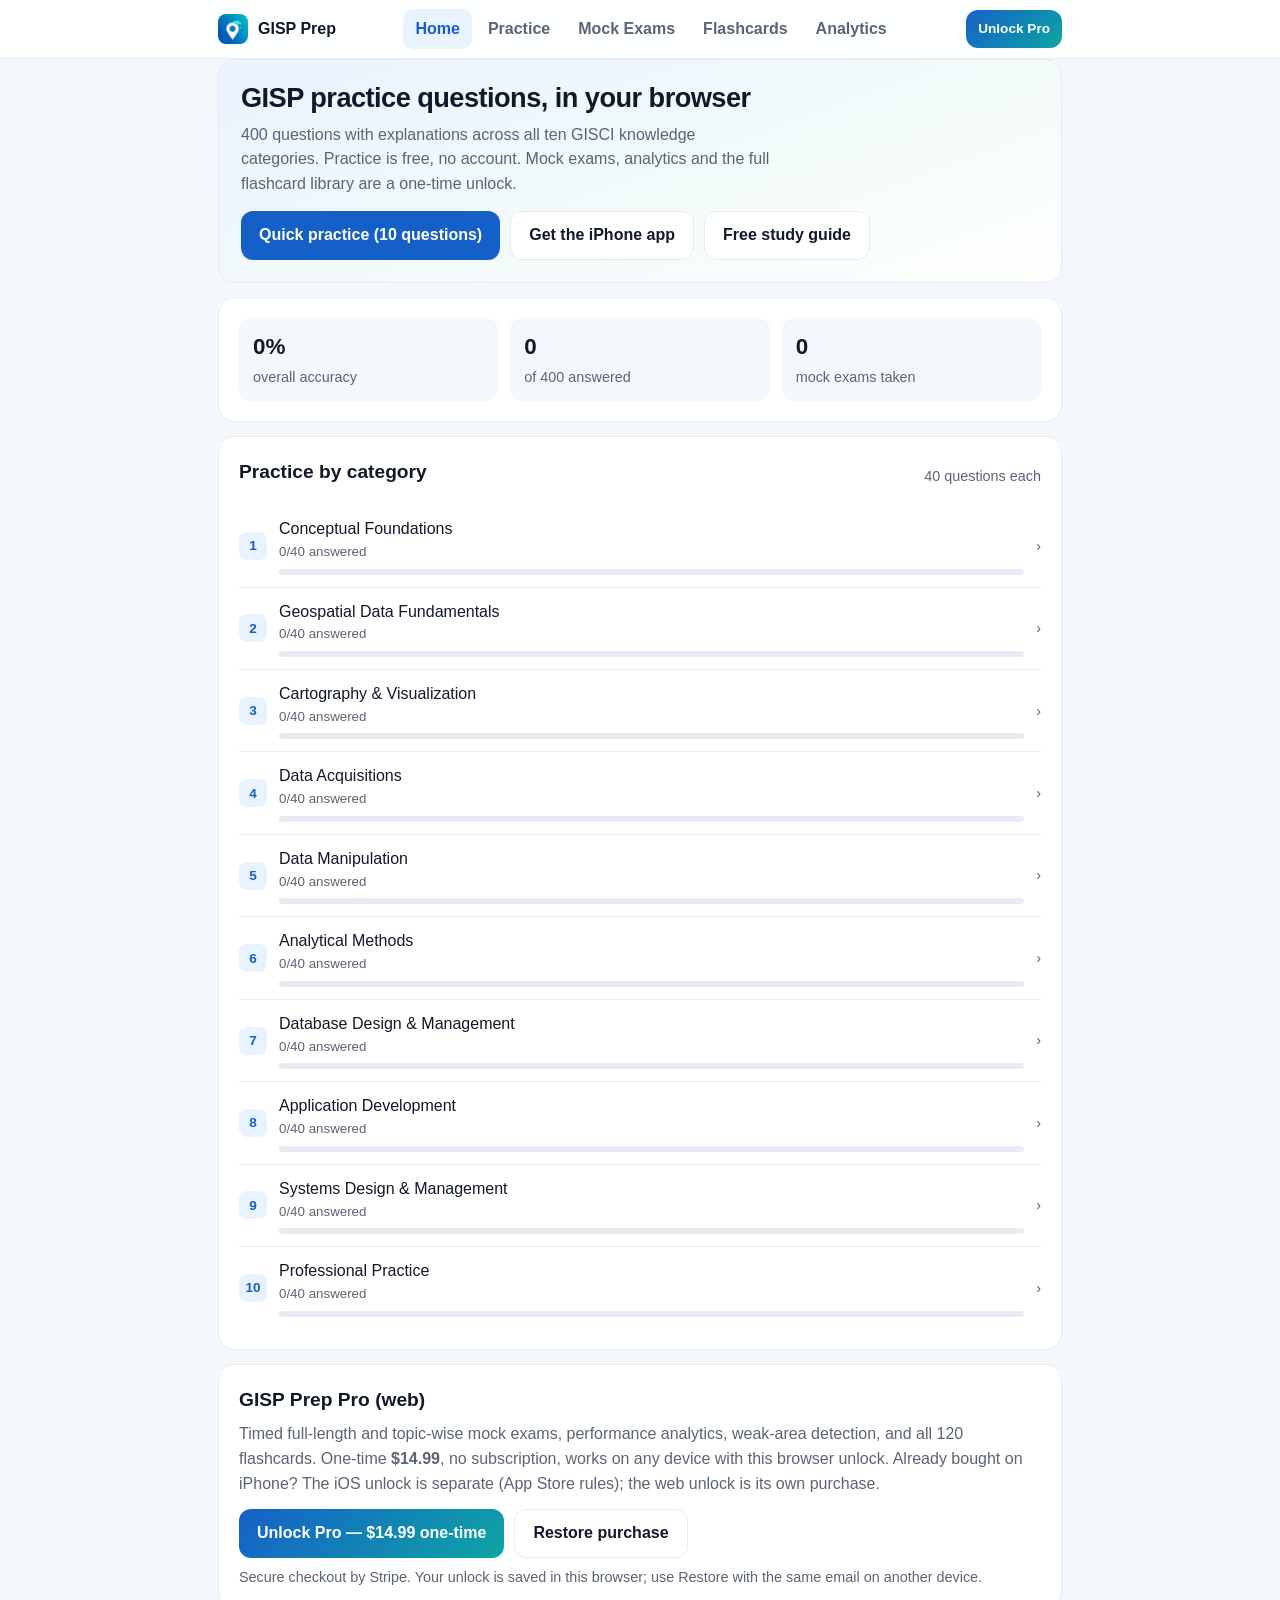
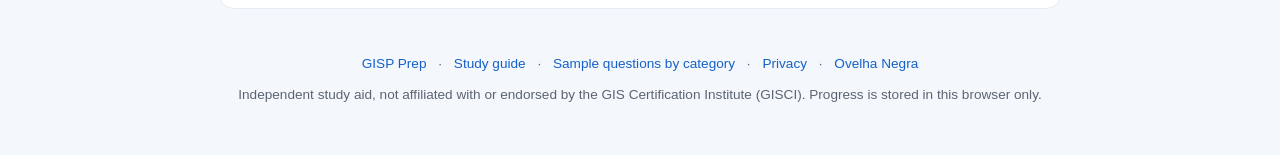
<file: GISPApp/practice/index.html>
<!doctype html>
<html lang="en">
<head>
<meta charset="utf-8" />
<meta name="viewport" content="width=device-width, initial-scale=1" />
<title>GISP Practice Questions Online — 400 Free Questions, Mock Exams | GISP Prep</title>
<meta name="description" content="Practice for the GIS Professional (GISP) exam in your browser: 400 questions with explanations across all ten GISCI knowledge categories, free. Timed mock exams and analytics with a one-time unlock." />
<link rel="canonical" href="https://ovelhanegra.io/GISPApp/practice/" />
<meta name="apple-itunes-app" content="app-id=6785084756" />
<meta property="og:type" content="website" />
<meta property="og:title" content="GISP Practice Questions Online — GISP Prep" />
<meta property="og:description" content="400 GISP exam questions with explanations, free in your browser. Ten GISCI categories, timed mocks, analytics." />
<meta property="og:url" content="https://ovelhanegra.io/GISPApp/practice/" />
<meta property="og:image" content="https://ovelhanegra.io/GISPApp/img/og.png" />
<link rel="icon" href="../img/icon.png" />
<script type="application/ld+json">
{
  "@context": "https://schema.org",
  "@type": "WebApplication",
  "name": "GISP Prep — Practice Online",
  "url": "https://ovelhanegra.io/GISPApp/practice/",
  "applicationCategory": "EducationalApplication",
  "operatingSystem": "Any (web browser)",
  "description": "Browser-based practice for the GIS Professional (GISP) certification exam: 400 questions with explanations across the ten GISCI knowledge categories, timed mock exams and analytics.",
  "offers": [
    { "@type": "Offer", "price": "0", "priceCurrency": "USD", "description": "All 400 practice questions, free" },
    { "@type": "Offer", "price": "14.99", "priceCurrency": "USD", "description": "GISP Prep Pro (web) — one-time unlock: mock exams, analytics, full flashcards" }
  ],
  "publisher": { "@type": "Organization", "name": "Ovelha Negra", "url": "https://ovelhanegra.io/" }
}
</script>
<style>
  :root{--blue:#1560c8;--blue2:#0ea5a4;--ink:#111827;--sub:#5b6472;--line:#e8ebf1;--bg:#fff;--soft:#f4f8fd;--good:#10b981;--bad:#ef4444;--warn:#f59e0b;--radius:16px;--wrap:880px}
  *{box-sizing:border-box;margin:0;padding:0}
  body{font-family:-apple-system,BlinkMacSystemFont,"Segoe UI",Roboto,Helvetica,Arial,sans-serif;color:var(--ink);background:var(--soft);line-height:1.55;-webkit-font-smoothing:antialiased}
  a{color:var(--blue);text-decoration:none}
  .wrap{max-width:var(--wrap);margin:0 auto;padding:0 18px}
  nav{position:sticky;top:0;z-index:20;background:rgba(255,255,255,.9);backdrop-filter:blur(10px);border-bottom:1px solid var(--line)}
  nav .row{display:flex;align-items:center;justify-content:space-between;height:58px;gap:12px}
  .brand{display:flex;align-items:center;gap:10px;font-weight:800;color:var(--ink)}
  .brand img{width:30px;height:30px;border-radius:8px}
  .tabs{display:flex;gap:4px;overflow-x:auto}
  .tab{padding:8px 12px;border-radius:10px;font-weight:600;color:var(--sub);white-space:nowrap;background:none;border:0;cursor:pointer;font:inherit;font-weight:600}
  .tab.on{background:#e9f2ff;color:var(--blue)}
  .btn{display:inline-flex;align-items:center;justify-content:center;gap:8px;font-weight:700;border-radius:12px;padding:11px 18px;border:0;cursor:pointer;font:inherit;font-weight:700}
  .btn-primary{background:var(--blue);color:#fff}.btn-primary:hover{opacity:.92}
  .btn-ghost{background:#fff;border:1px solid var(--line);color:var(--ink)}
  .btn-pro{background:linear-gradient(135deg,var(--blue),var(--blue2));color:#fff}
  .btn[disabled]{opacity:.5;cursor:default}
  main{padding:22px 0 60px}
  .card{background:#fff;border:1px solid var(--line);border-radius:var(--radius);padding:20px;margin:14px 0}
  h1{font-size:1.7rem;letter-spacing:-.02em;line-height:1.2}
  h2{font-size:1.2rem;margin-bottom:8px}
  h3{font-size:1.02rem}
  .sub{color:var(--sub)}
  .muted{color:var(--sub);font-size:.9rem}
  .row2{display:grid;grid-template-columns:1fr 1fr;gap:14px}
  .row3{display:grid;grid-template-columns:repeat(3,1fr);gap:12px}
  @media(max-width:640px){.row2,.row3{grid-template-columns:1fr}}
  .stat{background:var(--soft);border-radius:12px;padding:12px 14px}
  .stat b{font-size:1.4rem;display:block}
  .dom{display:flex;align-items:center;gap:12px;padding:12px 0;border-top:1px solid var(--line);cursor:pointer}
  .dom:first-child{border-top:0}
  .dom .n{width:28px;height:28px;border-radius:8px;background:#e9f2ff;color:var(--blue);display:flex;align-items:center;justify-content:center;font-weight:800;font-size:.85rem;flex:0 0 auto}
  .dom .t{flex:1}
  .dom .t small{display:block;color:var(--sub)}
  .bar{height:6px;background:var(--line);border-radius:99px;overflow:hidden;margin-top:6px}
  .bar i{display:block;height:100%;background:var(--blue);border-radius:99px}
  .lock{font-size:.72rem;font-weight:800;color:var(--blue);background:#e9f2ff;border-radius:6px;padding:2px 6px;letter-spacing:.04em}
  .pill{font-size:.78rem;font-weight:700;color:var(--sub);background:var(--soft);border-radius:999px;padding:4px 10px}
  .opt{display:block;width:100%;text-align:left;background:#fff;border:1.5px solid var(--line);border-radius:12px;padding:12px 14px;margin:8px 0;font:inherit;cursor:pointer;line-height:1.45}
  .opt:hover{border-color:var(--blue)}
  .opt.sel{border-color:var(--blue);background:#eef4ff}
  .opt.ok{border-color:var(--good);background:#ecfdf5}
  .opt.no{border-color:var(--bad);background:#fef2f2}
  .opt[disabled]{cursor:default;color:var(--ink);opacity:1}
  .opt b{display:inline-block;width:22px;color:var(--sub)}
  .expl{background:var(--soft);border-left:3px solid var(--blue2);border-radius:8px;padding:10px 12px;margin-top:10px;font-size:.95rem}
  .top{display:flex;justify-content:space-between;align-items:center;gap:10px;flex-wrap:wrap;margin-bottom:10px}
  .timer{font-variant-numeric:tabular-nums;font-weight:800;color:var(--ink)}
  .timer.low{color:var(--bad)}
  .fc{min-height:180px;display:flex;align-items:center;justify-content:center;text-align:center;padding:24px;cursor:pointer;font-size:1.05rem}
  .fc.back{background:#eef4ff}
  .actions{display:flex;gap:10px;flex-wrap:wrap;margin-top:12px}
  .res{display:flex;gap:10px;align-items:center;padding:8px 0;border-top:1px solid var(--line)}
  .res:first-child{border-top:0}
  .res .t{flex:1}
  .hero{background:linear-gradient(160deg,#eaf3ff 0%,#f3fbfa 60%,#fff 100%);border:1px solid var(--line);border-radius:var(--radius);padding:22px}
  .toast{position:fixed;left:50%;bottom:18px;transform:translateX(-50%);background:var(--ink);color:#fff;padding:10px 16px;border-radius:12px;font-size:.92rem;z-index:50;display:none;max-width:90vw}
  footer{text-align:center;color:var(--sub);font-size:.85rem;padding:30px 18px 50px}
  footer a{margin:0 8px}
  .sr{position:absolute;left:-9999px}
  input[type=email]{font:inherit;padding:10px 12px;border:1px solid var(--line);border-radius:10px;width:100%;max-width:360px}
  table{width:100%;border-collapse:collapse;font-size:.93rem}
  td,th{padding:8px 6px;border-top:1px solid var(--line);text-align:left}
  th{color:var(--sub);font-weight:600;font-size:.8rem;text-transform:uppercase;letter-spacing:.04em;border-top:0}
</style>
</head>
<body>
<nav><div class="wrap row">
  <a class="brand" href="../"><img src="../img/icon.png" alt="" onerror="this.style.display='none'">GISP Prep</a>
  <div class="tabs" role="tablist">
    <button class="tab on" data-tab="home">Home</button>
    <button class="tab" data-tab="practice">Practice</button>
    <button class="tab" data-tab="mock">Mock Exams</button>
    <button class="tab" data-tab="flash">Flashcards</button>
    <button class="tab" data-tab="stats">Analytics</button>
  </div>
  <button class="btn btn-pro" id="navPro" style="padding:8px 12px;font-size:.85rem">Unlock Pro</button>
</div></nav>

<main class="wrap">
  <!-- HOME -->
  <section id="v-home">
    <div class="hero">
      <h1>GISP practice questions, in your browser</h1>
      <p class="sub" style="margin:8px 0 14px;max-width:60ch">400 questions with explanations across all ten GISCI knowledge categories. Practice is free, no account. Mock exams, analytics and the full flashcard library are a one-time unlock.</p>
      <div class="actions">
        <button class="btn btn-primary" id="quick">Quick practice (10 questions)</button>
        <a class="btn btn-ghost" href="https://apps.apple.com/us/app/gisp-prep-gis-exam-practice/id6785084756">Get the iPhone app</a>
        <a class="btn btn-ghost" href="../gisp-exam-study-guide/">Free study guide</a>
      </div>
    </div>
    <div class="card">
      <div class="row3">
        <div class="stat"><b id="sAcc">0%</b><span class="muted">overall accuracy</span></div>
        <div class="stat"><b id="sAns">0</b><span class="muted">of <span id="sTot">400</span> answered</span></div>
        <div class="stat"><b id="sMock">0</b><span class="muted">mock exams taken</span></div>
      </div>
    </div>
    <div class="card">
      <div class="top"><h2>Practice by category</h2><span class="muted">40 questions each</span></div>
      <div id="homeDomains"></div>
    </div>
    <div class="card" id="proCard">
      <h2>GISP Prep Pro (web)</h2>
      <p class="sub">Timed full-length and topic-wise mock exams, performance analytics, weak-area detection, and all 120 flashcards. One-time <b>$14.99</b>, no subscription, works on any device with this browser unlock. Already bought on iPhone? The iOS unlock is separate (App Store rules); the web unlock is its own purchase.</p>
      <div class="actions">
        <button class="btn btn-pro" id="buy">Unlock Pro — $14.99 one-time</button>
        <button class="btn btn-ghost" id="restore">Restore purchase</button>
      </div>
      <p class="muted" style="margin-top:8px">Secure checkout by Stripe. Your unlock is saved in this browser; use Restore with the same email on another device.</p>
    </div>
  </section>

  <!-- PRACTICE -->
  <section id="v-practice" hidden>
    <div class="card">
      <h2>Practice by category</h2>
      <p class="muted">Immediate feedback and an explanation after every answer. All free.</p>
      <div id="practiceDomains"></div>
    </div>
    <div class="card">
      <h2>Modes</h2>
      <div class="actions">
        <button class="btn btn-primary" data-mode="quick">Quick (10, mixed)</button>
        <button class="btn btn-ghost" data-mode="mixed">Mixed (25)</button>
        <button class="btn btn-ghost" data-mode="weak">Weak areas (15) <span class="lock">PRO</span></button>
        <button class="btn btn-ghost" data-mode="timed">Timed (25, 30 min) <span class="lock">PRO</span></button>
        <button class="btn btn-ghost" data-mode="hard">Challenge (20 hard) <span class="lock">PRO</span></button>
      </div>
    </div>
  </section>

  <!-- MOCK -->
  <section id="v-mock" hidden>
    <div class="card">
      <h2>Mock exams</h2>
      <p class="muted">Exam conditions: no feedback until the end, real timer, results by category. <span class="lock">PRO</span></p>
      <div class="actions">
        <button class="btn btn-primary" data-mock="full">Full-length: 50 questions, 60 min</button>
        <button class="btn btn-ghost" data-mock="long">Extended: 75 questions, 90 min</button>
        <button class="btn btn-ghost" data-mock="short">Short: 25 questions, 30 min</button>
      </div>
    </div>
    <div class="card">
      <h3>Topic-wise mocks (20 questions, 25 min)</h3>
      <div id="mockDomains"></div>
    </div>
    <div class="card">
      <h3>Recent results</h3>
      <div id="mockHistory" class="muted">No mock exams yet.</div>
    </div>
  </section>

  <!-- FLASH -->
  <section id="v-flash" hidden>
    <div class="card">
      <h2>Flashcards</h2>
      <p class="muted">Conceptual Foundations is free. The other nine categories are part of Pro.</p>
      <div id="flashDomains"></div>
    </div>
  </section>

  <!-- STATS -->
  <section id="v-stats" hidden>
    <div class="card" id="statsBody"></div>
  </section>

  <!-- QUIZ -->
  <section id="v-quiz" hidden>
    <div class="card">
      <div class="top">
        <div><span class="pill" id="qTitle"></span> <span class="muted" id="qPos"></span></div>
        <div><span class="timer" id="qTimer"></span> <button class="btn btn-ghost" id="qQuit" style="padding:6px 10px;font-size:.85rem">Quit</button></div>
      </div>
      <div class="muted" id="qMeta"></div>
      <h2 id="qText" style="margin:10px 0 6px;font-size:1.1rem;line-height:1.4"></h2>
      <div id="qOpts"></div>
      <div id="qExpl" class="expl" hidden></div>
      <div class="actions"><button class="btn btn-primary" id="qNext" disabled>Next</button></div>
    </div>
  </section>

  <!-- RESULT -->
  <section id="v-result" hidden>
    <div class="card" id="resultBody"></div>
  </section>

  <!-- FLASHCARD DECK -->
  <section id="v-deck" hidden>
    <div class="card">
      <div class="top"><span class="pill" id="dTitle"></span><span class="muted" id="dPos"></span></div>
      <div class="card fc" id="dCard"></div>
      <div class="actions">
        <button class="btn btn-ghost" id="dPrev">Previous</button>
        <button class="btn btn-primary" id="dFlip">Flip</button>
        <button class="btn btn-ghost" id="dNext">Next</button>
        <button class="btn btn-ghost" id="dDone">Done</button>
      </div>
    </div>
  </section>
</main>

<footer>
  <a href="../">GISP Prep</a> · <a href="../gisp-exam-study-guide/">Study guide</a> · <a href="../questions/">Sample questions by category</a> · <a href="../privacy.html">Privacy</a> · <a href="https://ovelhanegra.io/">Ovelha Negra</a>
  <p style="margin-top:10px">Independent study aid, not affiliated with or endorsed by the GIS Certification Institute (GISCI). Progress is stored in this browser only.</p>
</footer>
<div class="toast" id="toast"></div>

<script>
(() => {
  const API = "https://geo-data.io/api";
  const DOMAINS = ["Conceptual Foundations","Geospatial Data Fundamentals","Cartography & Visualization","Data Acquisitions","Data Manipulation","Analytical Methods","Database Design & Management","Application Development","Systems Design & Management","Professional Practice"];
  const FREE_FLASH = DOMAINS[0];
  const $ = (s) => document.querySelector(s);
  const $$ = (s) => Array.from(document.querySelectorAll(s));
  const esc = (s) => String(s).replace(/[&<>"]/g, c => ({"&":"&amp;","<":"&lt;",">":"&gt;",'"':"&quot;"}[c]));
  const shuffle = (a) => { a = a.slice(); for (let i = a.length - 1; i > 0; i--) { const j = Math.floor(Math.random() * (i + 1)); [a[i], a[j]] = [a[j], a[i]]; } return a; };

  // ---------- state ----------
  const LS = { attempts: "gisp.attempts", mocks: "gisp.mocks", pro: "gisp.pro", email: "gisp.email" };
  const load = (k, d) => { try { return JSON.parse(localStorage.getItem(k)) ?? d; } catch { return d; } };
  const save = (k, v) => localStorage.setItem(k, JSON.stringify(v));
  let attempts = load(LS.attempts, {});   // qid -> {c: correct(bool), t: ts, d: domain}
  let mocks = load(LS.mocks, []);         // [{title,total,correct,date,secs}]
  let pro = !!load(LS.pro, null);
  let Q = [], F = [];

  const isPro = () => pro;
  const toast = (m) => { const t = $("#toast"); t.textContent = m; t.style.display = "block"; clearTimeout(t._h); t._h = setTimeout(() => t.style.display = "none", 3200); };

  // ---------- views ----------
  const VIEWS = ["home","practice","mock","flash","stats","quiz","result","deck"];
  function show(v) {
    VIEWS.forEach(x => $("#v-" + x).hidden = x !== v);
    $$(".tab").forEach(t => t.classList.toggle("on", t.dataset.tab === v));
    window.scrollTo({ top: 0 });
    if (v === "home") renderHome();
    if (v === "practice") renderPractice();
    if (v === "mock") renderMock();
    if (v === "flash") renderFlash();
    if (v === "stats") renderStats();
  }
  $$(".tab").forEach(t => t.addEventListener("click", () => {
    const v = t.dataset.tab;
    if ((v === "mock" || v === "stats") && !isPro()) { paywall(v === "mock" ? "Mock exams are part of Pro." : "Analytics are part of Pro."); return; }
    show(v);
  }));

  // ---------- stats helpers ----------
  const byDomain = (d) => Q.filter(q => q.domain === d);
  const answeredIn = (d) => Object.values(attempts).filter(a => a.d === d).length;
  const accIn = (d) => { const a = Object.values(attempts).filter(a => a.d === d); return a.length ? a.filter(x => x.c).length / a.length : null; };
  const overall = () => { const a = Object.values(attempts); return { n: a.length, acc: a.length ? a.filter(x => x.c).length / a.length : 0 }; };
  const weakDomains = () => DOMAINS.filter(d => { const a = accIn(d); return a !== null && a < 0.75; }).sort((x, y) => accIn(x) - accIn(y));

  function domainRows(container, onClick, lockFn) {
    container.innerHTML = DOMAINS.map((d, i) => {
      const n = answeredIn(d), tot = byDomain(d).length, acc = accIn(d);
      const locked = lockFn ? lockFn(d) : false;
      return `<div class="dom" data-d="${esc(d)}"><div class="n">${i + 1}</div><div class="t">${esc(d)} ${locked ? '<span class="lock">PRO</span>' : ''}<small>${n}/${tot} answered${acc !== null ? ` · ${Math.round(acc * 100)}% accuracy` : ''}</small><div class="bar"><i style="width:${tot ? Math.round(100 * n / tot) : 0}%"></i></div></div><div class="muted">›</div></div>`;
    }).join("");
    container.querySelectorAll(".dom").forEach(el => el.addEventListener("click", () => onClick(el.dataset.d)));
  }

  function renderHome() {
    const o = overall();
    $("#sAcc").textContent = Math.round(o.acc * 100) + "%";
    $("#sAns").textContent = o.n; $("#sTot").textContent = Q.length; $("#sMock").textContent = mocks.length;
    domainRows($("#homeDomains"), (d) => startQuiz({ title: d, qs: pick(byDomain(d), 12), exam: false }));
    $("#proCard").style.display = isPro() ? "none" : "";
    $("#navPro").textContent = isPro() ? "Pro" : "Unlock Pro";
    $("#navPro").disabled = isPro();
  }
  function renderPractice() { domainRows($("#practiceDomains"), (d) => startQuiz({ title: d, qs: pick(byDomain(d), 12), exam: false })); }
  function renderMock() {
    domainRows($("#mockDomains"), (d) => startQuiz({ title: d + " mock", qs: pick(byDomain(d), 20), exam: true, secs: 25 * 60 }));
    $("#mockHistory").innerHTML = mocks.length ? mocks.slice(-8).reverse().map(m => `<div class="res"><div class="t"><b>${esc(m.title)}</b><br><span class="muted">${new Date(m.date).toLocaleDateString()} · ${m.total} questions · ${Math.floor(m.secs / 60)} min</span></div><b>${Math.round(100 * m.correct / m.total)}%</b></div>`).join("") : "No mock exams yet.";
  }
  function renderFlash() {
    domainRows($("#flashDomains"), (d) => { if (!isPro() && d !== FREE_FLASH) { paywall("The full flashcard library is part of Pro."); return; } startDeck(d); }, (d) => !isPro() && d !== FREE_FLASH);
  }
  function renderStats() {
    const o = overall();
    const rows = DOMAINS.map(d => { const a = accIn(d); return `<tr><td>${esc(d)}</td><td>${answeredIn(d)}/${byDomain(d).length}</td><td>${a === null ? "—" : Math.round(a * 100) + "%"}</td><td><div class="bar" style="margin:0"><i style="width:${a === null ? 0 : Math.round(a * 100)}%;background:${a === null ? "#ccc" : a < .6 ? "var(--bad)" : a < .75 ? "var(--warn)" : "var(--good)"}"></i></div></td></tr>`; }).join("");
    const diff = ["Easy","Medium","Hard"].map(lv => { const ids = new Set(Q.filter(q => q.difficulty === lv).map(q => q.id)); const a = Object.entries(attempts).filter(([id]) => ids.has(id)); const acc = a.length ? a.filter(([, x]) => x.c).length / a.length : null; return `<div class="stat"><b>${acc === null ? "—" : Math.round(acc * 100) + "%"}</b><span class="muted">${lv} (${a.length} answered)</span></div>`; }).join("");
    const weak = weakDomains();
    $("#statsBody").innerHTML = `<h2>Analytics</h2>
      <div class="row3" style="margin:10px 0 16px"><div class="stat"><b>${Math.round(o.acc * 100)}%</b><span class="muted">overall accuracy</span></div><div class="stat"><b>${o.n}</b><span class="muted">questions answered</span></div><div class="stat"><b>${mocks.length ? Math.round(mocks.reduce((s, m) => s + m.correct / m.total, 0) / mocks.length * 100) + "%" : "—"}</b><span class="muted">average mock score</span></div></div>
      <h3>Accuracy by category</h3><table><thead><tr><th>Category</th><th>Answered</th><th>Accuracy</th><th></th></tr></thead><tbody>${rows}</tbody></table>
      <h3 style="margin-top:18px">By difficulty</h3><div class="row3" style="margin-top:8px">${diff}</div>
      <h3 style="margin-top:18px">Weak areas</h3><p class="sub">${weak.length ? "Below 75%: " + weak.map(esc).join(", ") + "." : "No category is below 75% yet. Keep going."}</p>
      <div class="actions"><button class="btn btn-primary" id="weakBtn" ${weak.length ? "" : "disabled"}>Practice weak areas (15)</button><button class="btn btn-ghost" id="resetBtn">Reset progress</button></div>`;
    $("#weakBtn")?.addEventListener("click", () => startQuiz({ title: "Weak areas", qs: pick(Q.filter(q => weak.includes(q.domain)), 15), exam: false }));
    $("#resetBtn")?.addEventListener("click", () => { if (confirm("Clear all answers, mock results and analytics in this browser?")) { attempts = {}; mocks = []; save(LS.attempts, attempts); save(LS.mocks, mocks); renderStats(); toast("Progress cleared."); } });
  }

  // ---------- quiz engine ----------
  const pick = (pool, n) => shuffle(pool).slice(0, n);
  let S = null, timerH = null;
  function startQuiz({ title, qs, exam, secs }) {
    if (!qs.length) { toast("No questions available."); return; }
    S = { title, qs, exam: !!exam, i: 0, sel: {}, secs: secs || null, left: secs || 0, started: Date.now() };
    clearInterval(timerH);
    if (S.secs) timerH = setInterval(tick, 1000);
    show("quiz"); renderQ();
  }
  function tick() { S.left--; const t = $("#qTimer"); t.textContent = fmt(S.left); t.classList.toggle("low", S.left < 60); if (S.left <= 0) { clearInterval(timerH); finish(); } }
  const fmt = (s) => `${Math.floor(s / 60)}:${String(s % 60).padStart(2, "0")}`;
  function renderQ() {
    const q = S.qs[S.i];
    $("#qTitle").textContent = S.title; $("#qPos").textContent = `Question ${S.i + 1} of ${S.qs.length}`;
    $("#qTimer").textContent = S.secs ? fmt(S.left) : "";
    $("#qMeta").textContent = `${q.domain} · ${q.difficulty} · ${q.type}`;
    $("#qText").textContent = q.question;
    $("#qExpl").hidden = true; $("#qNext").disabled = true;
    $("#qNext").textContent = S.i === S.qs.length - 1 ? (S.exam ? "Finish exam" : "See results") : "Next";
    $("#qOpts").innerHTML = q.options.map((o, k) => `<button class="opt" data-k="${k}"><b>${"ABCD"[k]}</b>${esc(o)}</button>`).join("");
    $$("#qOpts .opt").forEach(b => b.addEventListener("click", () => choose(+b.dataset.k)));
  }
  function choose(k) {
    const q = S.qs[S.i]; S.sel[q.id] = k;
    const btns = $$("#qOpts .opt");
    if (S.exam) { btns.forEach(b => b.classList.toggle("sel", +b.dataset.k === k)); }
    else {
      btns.forEach(b => { b.disabled = true; const kk = +b.dataset.k; if (kk === q.correctIndex) b.classList.add("ok"); else if (kk === k) b.classList.add("no"); });
      $("#qExpl").innerHTML = `<b>${k === q.correctIndex ? "Correct." : "Not quite."}</b> ${esc(q.explanation)}`; $("#qExpl").hidden = false;
      record(q, k);
    }
    $("#qNext").disabled = false;
  }
  function record(q, k) { attempts[q.id] = { c: k === q.correctIndex, t: Date.now(), d: q.domain }; save(LS.attempts, attempts); }
  $("#qNext").addEventListener("click", () => { if (S.i < S.qs.length - 1) { S.i++; renderQ(); } else finish(); });
  $("#qQuit").addEventListener("click", () => { if (confirm("Quit this session? Answers so far are kept.")) { clearInterval(timerH); if (S.exam) finish(true); else show("home"); } });
  function finish(quit) {
    clearInterval(timerH);
    if (S.exam) { S.qs.forEach(q => { if (q.id in S.sel) record(q, S.sel[q.id]); }); }
    const correct = S.qs.filter(q => S.sel[q.id] === q.correctIndex).length;
    const secs = Math.round((Date.now() - S.started) / 1000);
    if (S.exam && !quit) { mocks.push({ title: S.title, total: S.qs.length, correct, date: Date.now(), secs }); save(LS.mocks, mocks); }
    const byD = {}; S.qs.forEach(q => { byD[q.domain] = byD[q.domain] || { n: 0, c: 0 }; byD[q.domain].n++; if (S.sel[q.id] === q.correctIndex) byD[q.domain].c++; });
    const pct = Math.round(100 * correct / S.qs.length);
    $("#resultBody").innerHTML = `<h2>${esc(S.title)} — ${pct}%</h2><p class="sub">${correct} of ${S.qs.length} correct · ${fmt(secs)}${S.exam ? (pct >= 70 ? " · Passing range" : " · Below the usual passing range") : ""}</p>
      <h3 style="margin-top:14px">By category</h3>${Object.entries(byD).map(([d, v]) => `<div class="res"><div class="t">${esc(d)}</div><b>${v.c}/${v.n}</b></div>`).join("")}
      ${S.exam ? `<h3 style="margin-top:14px">Review</h3>${S.qs.map((q, i) => `<div class="res"><div class="t"><span class="muted">${i + 1}.</span> ${esc(q.question)}<br><span class="muted">Your answer: ${q.id in S.sel ? "ABCD"[S.sel[q.id]] : "—"} · Correct: ${"ABCD"[q.correctIndex]}</span><div class="expl" style="margin-top:6px">${esc(q.explanation)}</div></div><b style="color:${S.sel[q.id] === q.correctIndex ? "var(--good)" : "var(--bad)"}">${S.sel[q.id] === q.correctIndex ? "✓" : "✗"}</b></div>`).join("")}` : ""}
      <div class="actions"><button class="btn btn-primary" id="again">Again</button><button class="btn btn-ghost" id="homeBtn">Home</button></div>`;
    $("#again").addEventListener("click", () => startQuiz({ title: S.title, qs: pick(S.qs.length >= 40 ? Q : Q.filter(q => S.qs.some(x => x.domain === q.domain)), S.qs.length), exam: S.exam, secs: S.secs }));
    $("#homeBtn").addEventListener("click", () => show("home"));
    show("result");
  }

  // ---------- modes ----------
  $("#quick").addEventListener("click", () => startQuiz({ title: "Quick practice", qs: pick(Q, 10), exam: false }));
  $$("[data-mode]").forEach(b => b.addEventListener("click", () => {
    const m = b.dataset.mode;
    if (m === "quick") return startQuiz({ title: "Quick practice", qs: pick(Q, 10), exam: false });
    if (m === "mixed") return startQuiz({ title: "Mixed practice", qs: pick(Q, 25), exam: false });
    if (!isPro()) return paywall("Timed, Challenge and Weak-area practice are part of Pro.");
    if (m === "weak") { const w = weakDomains(); return w.length ? startQuiz({ title: "Weak areas", qs: pick(Q.filter(q => w.includes(q.domain)), 15), exam: false }) : toast("Answer some questions first so we can find weak areas."); }
    if (m === "timed") return startQuiz({ title: "Timed practice", qs: pick(Q, 25), exam: true, secs: 30 * 60 });
    if (m === "hard") return startQuiz({ title: "Challenge", qs: pick(Q.filter(q => q.difficulty === "Hard"), 20), exam: false });
  }));
  $$("[data-mock]").forEach(b => b.addEventListener("click", () => {
    if (!isPro()) return paywall("Mock exams are part of Pro.");
    const m = b.dataset.mock;
    const cfg = m === "long" ? [75, 90] : m === "short" ? [25, 30] : [50, 60];
    startQuiz({ title: "GISP mock exam", qs: pick(Q, cfg[0]), exam: true, secs: cfg[1] * 60 });
  }));

  // ---------- flashcards ----------
  let D = null;
  function startDeck(d) { D = { d, cards: shuffle(F.filter(c => c.domain === d)), i: 0, back: false }; if (!D.cards.length) return toast("No cards yet."); show("deck"); renderDeck(); }
  function renderDeck() { const c = D.cards[D.i]; $("#dTitle").textContent = D.d; $("#dPos").textContent = `${D.i + 1} / ${D.cards.length}`; const el = $("#dCard"); el.classList.toggle("back", D.back); el.textContent = D.back ? c.back : c.front; }
  $("#dCard").addEventListener("click", () => { D.back = !D.back; renderDeck(); });
  $("#dFlip").addEventListener("click", () => { D.back = !D.back; renderDeck(); });
  $("#dNext").addEventListener("click", () => { D.i = (D.i + 1) % D.cards.length; D.back = false; renderDeck(); });
  $("#dPrev").addEventListener("click", () => { D.i = (D.i - 1 + D.cards.length) % D.cards.length; D.back = false; renderDeck(); });
  $("#dDone").addEventListener("click", () => show("flash"));

  // ---------- Pro / Stripe ----------
  function paywall(msg) { toast(msg + " Scroll down on Home to unlock."); show("home"); setTimeout(() => $("#proCard").scrollIntoView({ behavior: "smooth", block: "center" }), 50); }
  async function buy() {
    const email = (load(LS.email, "") || prompt("Email for your receipt (also used to restore on other devices):", "") || "").trim();
    if (email) save(LS.email, email);
    $("#buy").disabled = true; $("#buy").textContent = "Opening secure checkout…";
    try {
      const r = await fetch(API + "/gisp-checkout", { method: "POST", headers: { "Content-Type": "application/json" }, body: JSON.stringify({ email }) });
      const j = await r.json();
      if (j.url) { location.href = j.url; return; }
      throw new Error(j.error || "no url");
    } catch (e) { toast("Checkout is not available right now. Please try again later."); $("#buy").disabled = false; $("#buy").textContent = "Unlock Pro — $14.99 one-time"; }
  }
  async function verify(params) {
    try { const r = await fetch(API + "/gisp-verify?" + new URLSearchParams(params)); const j = await r.json(); if (j.paid && j.token) { save(LS.pro, { token: j.token, email: j.email || null, at: Date.now() }); pro = true; if (j.email) save(LS.email, j.email); return true; } } catch {}
    return false;
  }
  async function restore() {
    const email = (prompt("Enter the email you used at checkout:", load(LS.email, "") || "") || "").trim();
    if (!email) return;
    toast("Checking…");
    if (await verify({ email })) { toast("Pro restored on this device."); renderHome(); } else toast("No purchase found for that email.");
  }
  $("#buy").addEventListener("click", buy);
  $("#navPro").addEventListener("click", () => paywall("Unlock mock exams, analytics and the full flashcard library."));
  $("#restore").addEventListener("click", restore);

  // ---------- boot ----------
  async function boot() {
    const [q, f] = await Promise.all([fetch("data/questions.json").then(r => r.json()), fetch("data/flashcards.json").then(r => r.json())]);
    Q = q; F = f;
    const u = new URL(location.href);
    if (u.searchParams.get("session_id")) {
      const ok = await verify({ session_id: u.searchParams.get("session_id") });
      history.replaceState(null, "", u.pathname);
      toast(ok ? "Thank you. GISP Prep Pro is unlocked in this browser." : "Payment could not be verified yet. Use Restore purchase in a minute.");
    } else if (u.searchParams.get("canceled")) { history.replaceState(null, "", u.pathname); }
    show("home");
  }
  boot();
})();
</script>
</body>
</html>
</file>
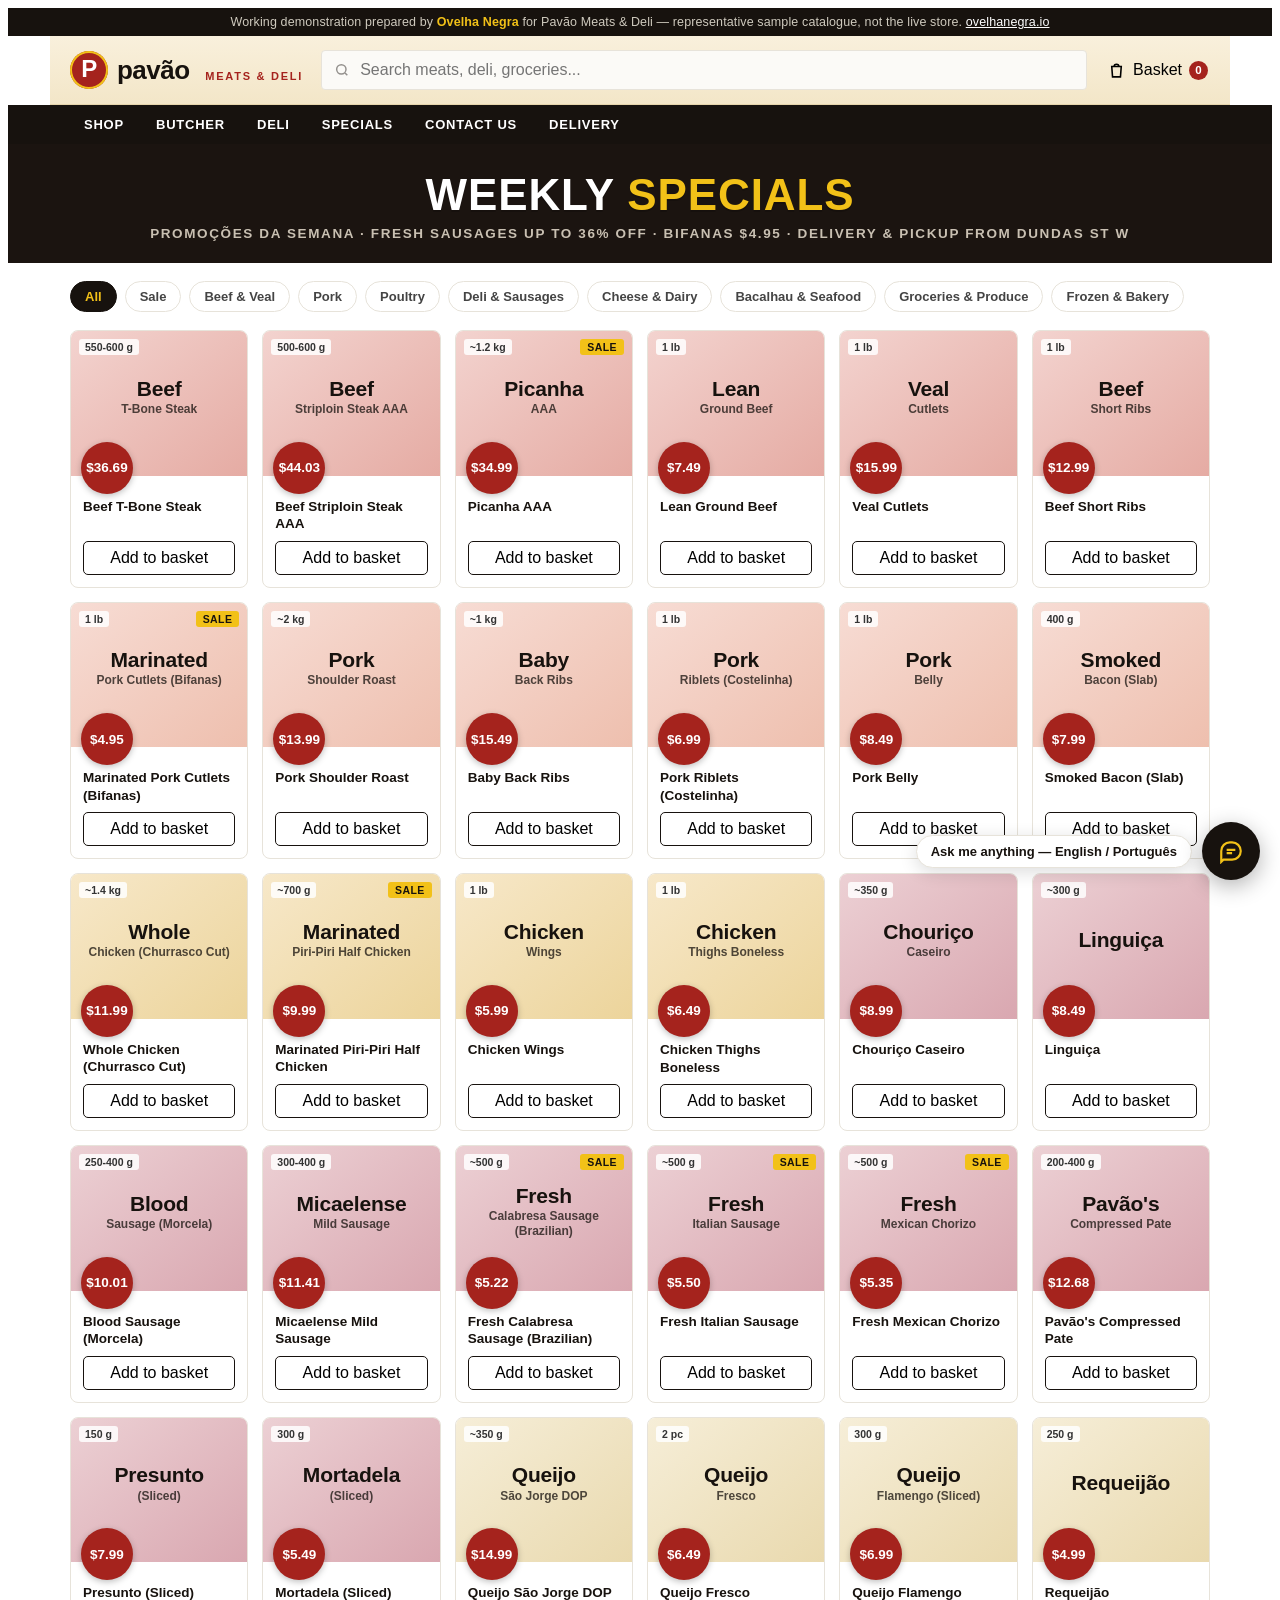
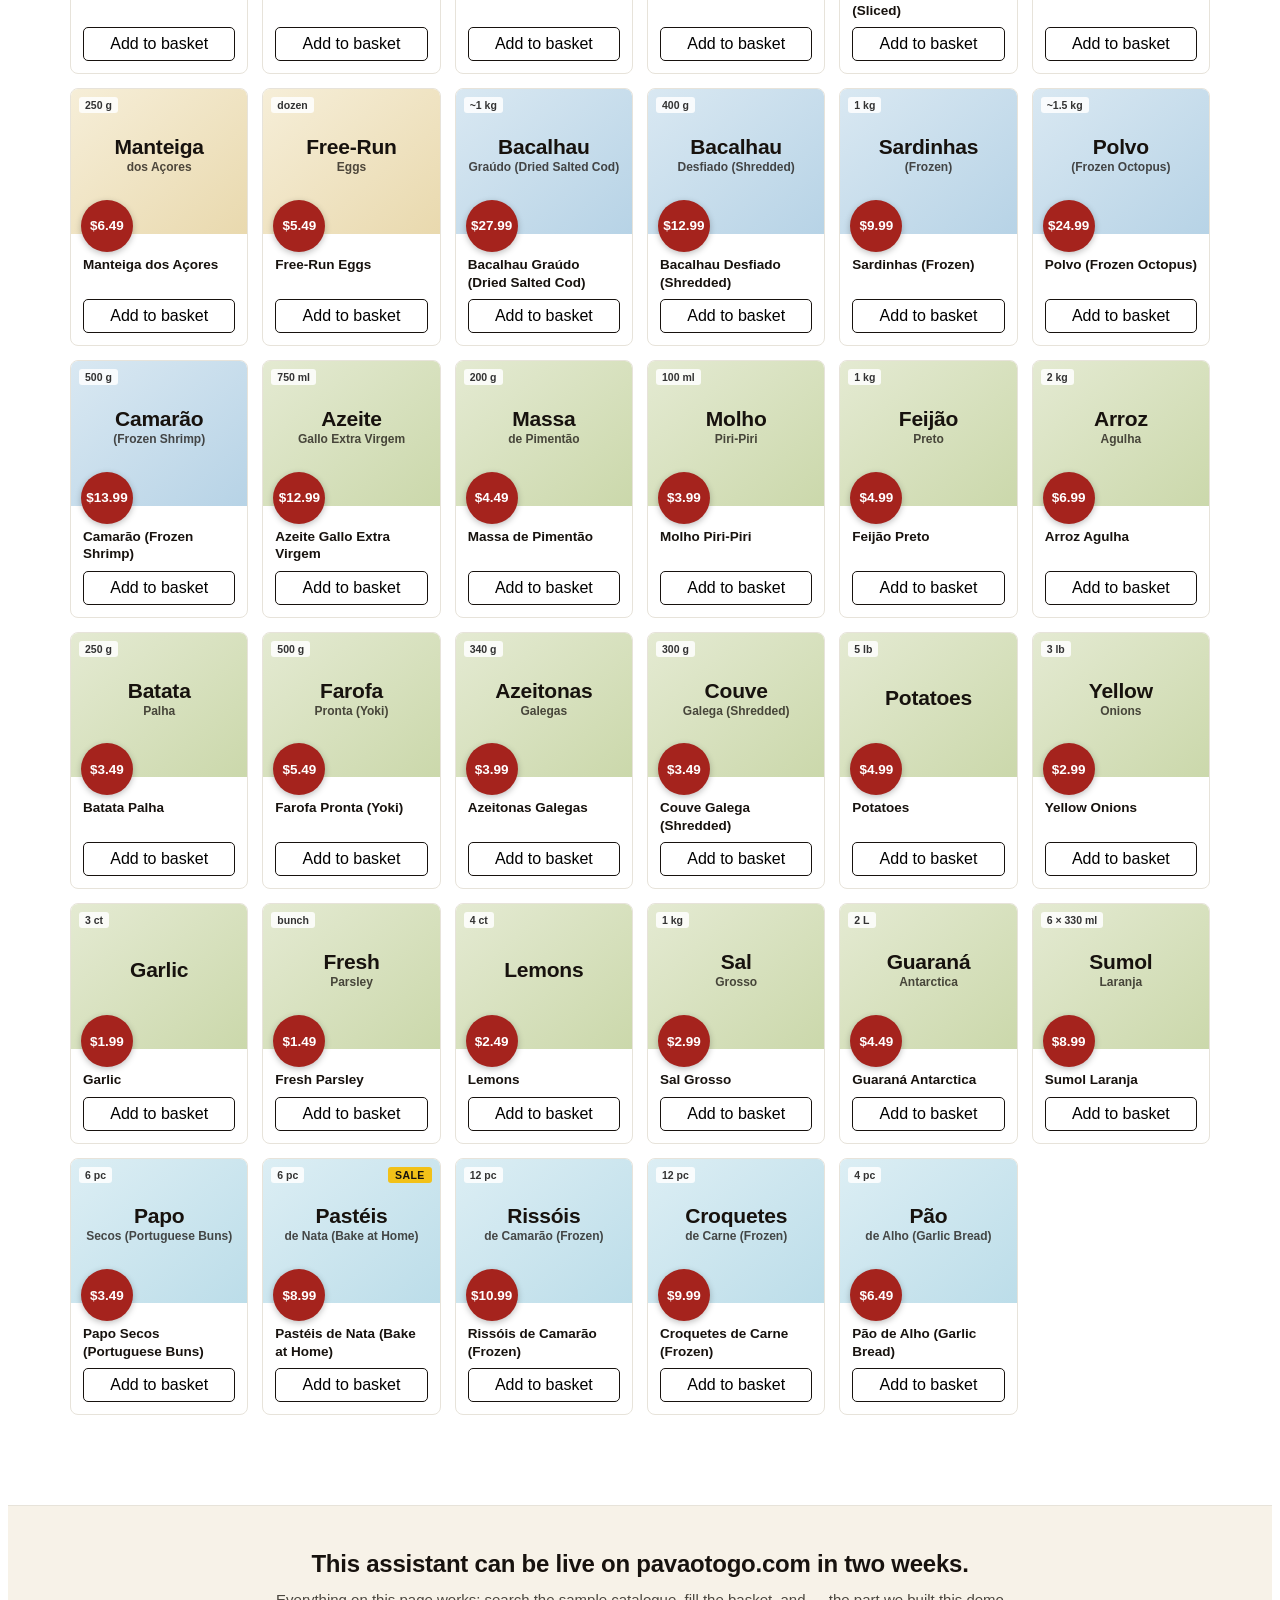
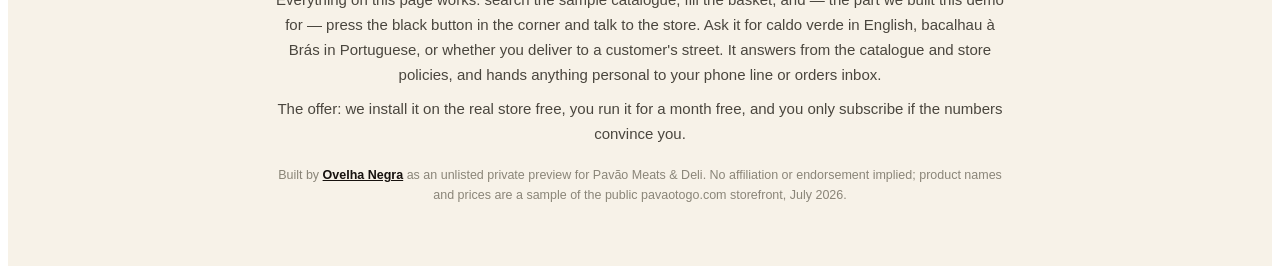
<file: showroom/pavao/index.html>
<!DOCTYPE html>
<html lang="en">
<head>
<meta charset="utf-8">
<meta name="viewport" content="width=device-width, initial-scale=1">
<meta name="robots" content="noindex, nofollow">
<title>Pavão Meats × Ovelha Negra — assistant demo</title>
<meta name="description" content="Private preview: an AI shopping assistant for pavaotogo.com, built by Ovelha Negra.">
<link rel="icon" href="/sheep.png">
<link rel="stylesheet" href="app.css">
</head>
<body>
<div class="ar">
  <div class="ar-ribbon">
    Working demonstration prepared by <b>Ovelha Negra</b> for Pavão Meats &amp; Deli — representative
    sample catalogue, not the live store. <a href="https://ovelhanegra.io">ovelhanegra.io</a>
  </div>

  <header class="ar-head">
    <div class="ar-logo"><span class="ar-logo-a">P</span>pavão&nbsp;<span class="ar-logo-sub">Meats &amp; Deli</span></div>
    <label class="ar-search">
      <svg width="16" height="16" viewBox="0 0 24 24" fill="none" stroke="currentColor" stroke-width="2.2"><circle cx="11" cy="11" r="7"/><path d="m20 20-3.5-3.5"/></svg>
      <input id="q" placeholder="Search meats, deli, groceries..." autocomplete="off">
    </label>
    <button class="ar-bag" id="bagBtn">
      <svg width="19" height="19" viewBox="0 0 24 24" fill="none" stroke="currentColor" stroke-width="2"><path d="M6 7h12l-1 13H7L6 7Z"/><path d="M9 7a3 3 0 0 1 6 0"/></svg>
      Basket <span class="ar-bag-n" id="bagN">0</span>
    </button>
  </header>

  <nav class="ar-nav"><div class="ar-nav-in" id="navBar"></div></nav>

  <div class="ar-sale">
    <h1>Weekly <span>Specials</span></h1>
    <p>Promoções da Semana · Fresh sausages up to 36% off · Bifanas $4.95 · Delivery &amp; pickup from Dundas St W</p>
  </div>

  <div class="ar-cats" id="cats"></div>

  <main class="ar-wrap"><div class="ar-grid" id="grid"></div></main>

  <footer class="ar-pitch">
    <div class="ar-pitch-in">
      <h2>This assistant can be live on pavaotogo.com in two weeks.</h2>
      <p>
        Everything on this page works: search the sample catalogue, fill the basket, and — the part
        we built this demo for — press the black button in the corner and talk to the store.
        Ask it for caldo verde in English, bacalhau à Brás in Portuguese, or whether you deliver
        to a customer's street. It answers from the catalogue and store policies, and hands
        anything personal to your phone line or orders inbox.
      </p>
      <p>
        The offer: we install it on the real store free, you run it for a month free, and you
        only subscribe if the numbers convince you.
      </p>
      <p class="ar-fine">
        Built by <a href="https://ovelhanegra.io">Ovelha Negra</a> as an unlisted private preview
        for Pavão Meats &amp; Deli. No affiliation or endorsement implied; product names and prices
        are a sample of the public pavaotogo.com storefront, July 2026.
      </p>
    </div>
  </footer>

  <div class="ar-fab" id="fab">
    <span class="ar-fab-label">Ask me anything — English / Português</span>
    <button class="ar-fab-btn" id="fabBtn" aria-label="Open the Pavão assistant">
      <svg width="26" height="26" viewBox="0 0 24 24" fill="none" stroke="currentColor" stroke-width="2"><path d="M21 12a8 8 0 0 1-8 8H5l-2 2V12a8 8 0 0 1 8-8h2a8 8 0 0 1 8 8Z"/><path d="M8 11h8M8 14h5"/></svg>
    </button>
  </div>

  <div class="ar-chat" id="chat" role="dialog" aria-label="Pavão assistant" hidden>
    <div class="ar-chat-head">
      <span class="ar-logo-a">P</span>
      <div class="ar-chat-title">
        <b>Pavão assistant</b>
        <span>English · Português — powered by Ovelha Negra</span>
      </div>
      <button class="ar-chat-x" id="chatX" aria-label="Close chat">
        <svg width="18" height="18" viewBox="0 0 24 24" fill="none" stroke="currentColor" stroke-width="2.4"><path d="M6 6l12 12M18 6 6 18"/></svg>
      </button>
    </div>
    <div class="ar-msgs" id="msgs"></div>
    <div class="ar-chat-in">
      <input id="draft" placeholder="Ask for a dish, a cut, delivery…" autocomplete="off">
      <button class="ar-send" id="send" aria-label="Send" disabled>
        <svg width="18" height="18" viewBox="0 0 24 24" fill="none" stroke="currentColor" stroke-width="2.2"><path d="M4 12 20 4l-4 8 4 8-16-8Z"/></svg>
      </button>
    </div>
  </div>

  <div class="ar-scrim" id="scrim" hidden></div>
  <aside class="ar-cart" id="cart" aria-label="Shopping basket" hidden>
    <div class="ar-cart-head">
      <span>Your basket (<span id="bagN2">0</span>)</span>
      <button class="ar-chat-x" id="cartX" style="color:#333" aria-label="Close basket">
        <svg width="18" height="18" viewBox="0 0 24 24" fill="none" stroke="currentColor" stroke-width="2.4"><path d="M6 6l12 12M18 6 6 18"/></svg>
      </button>
    </div>
    <div class="ar-cart-items" id="cartItems"></div>
    <div class="ar-cart-foot">
      <div class="ar-free">Delivery across Toronto or <b>free pickup</b> at 1435 Dundas St W — reserve your time slot at checkout.</div>
      <div class="ar-total"><span>Total</span><span id="total">$0.00</span></div>
      <button class="ar-checkout" id="checkout">Checkout</button>
      <div class="ar-cart-note" id="cartNote">Same-day and next-day slots available.</div>
    </div>
  </aside>
</div>

<script src="data.js"></script>
<script>
(function () {
  "use strict";
  var API_URL = "https://geo-data.io/api/pavao-chat";
  var CATALOG = AR.CATALOG, BY_ID = AR.PRODUCT_BY_ID;

  var TILE = {
    "Beef & Veal": ["#f3d3cf", "#e5aba3"],
    "Pork": ["#f7dcd4", "#eebfae"],
    "Poultry": ["#f7e8c9", "#ecd49b"],
    "Deli & Sausages": ["#ecd0d4", "#d9a7b0"],
    "Cheese & Dairy": ["#f6eed8", "#e9d9ae"],
    "Bacalhau & Seafood": ["#d9e8f2", "#b7d3e6"],
    "Groceries & Produce": ["#e4ead2", "#cbd8ab"],
    "Frozen & Bakery": ["#dceef4", "#bcdde9"]
  };

  var cart = {}, msgs = [], busy = false, cat = "All", query = "";
  var $ = function (id) { return document.getElementById(id); };
  function esc(s) {
    return String(s).replace(/[&<>"']/g, function (c) {
      return { "&": "&amp;", "<": "&lt;", ">": "&gt;", '"': "&quot;", "'": "&#39;" }[c];
    });
  }
  function money(n) { return "$" + n.toFixed(2); }
  function tileBg(p) { var t = TILE[p.cat] || ["#eee", "#ddd"]; return "linear-gradient(140deg," + t[0] + "," + t[1] + ")"; }
  function initials(p) { return p.name.split(" ").slice(0, 2).map(function (w) { return w[0]; }).join(""); }

  // ---- grid ----
  function renderGrid() {
    var q = query.trim().toLowerCase();
    var html = CATALOG.filter(function (p) {
      if (cat === "Sale" && !p.sale) return false;
      if (cat !== "All" && cat !== "Sale" && p.cat !== cat) return false;
      if (!q) return true;
      return (p.name + " " + p.cat + " " + (p.tags || "")).toLowerCase().indexOf(q) !== -1;
    }).map(function (p) {
      var parts = p.name.split(" ");
      var n = cart[p.id] || 0;
      return '<div class="ar-card">' +
        '<div class="ar-tile" style="background:' + tileBg(p) + '">' +
          '<span class="ar-size">' + esc(p.size) + '</span>' +
          (p.sale ? '<span class="ar-flag">SALE</span>' : '') +
          '<div class="ar-brand">' + esc(parts[0]) + '</div>' +
          '<div class="ar-rest">' + esc(parts.slice(1).join(" ")) + '</div>' +
          '<div class="ar-price">' + money(p.price) + '</div>' +
        '</div>' +
        '<div class="ar-card-body">' +
          '<div class="ar-card-name">' + esc(p.name) + '</div>' +
          '<button class="ar-add" data-add="' + p.id + '">' + (n ? "Add more (" + n + ")" : "Add to basket") + '</button>' +
        '</div></div>';
    }).join("");
    $("grid").innerHTML = html || '<p style="color:#8a8578">Nothing matches — try the assistant in the corner.</p>';
  }

  // ---- basket ----
  function count() { var s = 0, k; for (k in cart) s += cart[k]; return s; }
  function total() { var s = 0, k; for (k in cart) s += (BY_ID[k] ? BY_ID[k].price : 0) * cart[k]; return s; }
  function add(id, n) {
    n = n === undefined ? 1 : n;
    cart[id] = Math.max(0, (cart[id] || 0) + n);
    if (!cart[id]) delete cart[id];
    renderBag(); renderGrid(); renderMsgs();
  }
  function renderBag() {
    var c = count();
    $("bagN").textContent = c; $("bagN2").textContent = c;
    $("total").textContent = money(total());
    var ids = Object.keys(cart);
    $("cartItems").innerHTML = ids.length ? ids.map(function (id) {
      var p = BY_ID[id]; if (!p) return "";
      return '<div class="ar-ci">' +
        '<div class="ar-cp-swatch" style="background:' + tileBg(p) + '">' + esc(initials(p)) + '</div>' +
        '<div class="ar-ci-info"><b>' + esc(p.name) + '</b><span>' + esc(p.size) + '</span></div>' +
        '<div class="ar-qty"><button data-dec="' + id + '" aria-label="Remove one">&minus;</button><span>' + cart[id] + '</span><button data-inc="' + id + '" aria-label="Add one">+</button></div>' +
        '<div class="ar-ci-price">' + money(p.price * cart[id]) + '</div></div>';
    }).join("") : '<div class="ar-cart-empty">Your basket is empty — ask the assistant for a dish and it will fill it for you.</div>';
  }

  // ---- chat ----
  function productCard(p) {
    var inBag = cart[p.id];
    return '<div class="ar-cp">' +
      '<div class="ar-cp-swatch" style="background:' + tileBg(p) + '">' + esc(initials(p)) + '</div>' +
      '<div class="ar-cp-info"><b>' + esc(p.name) + '</b><span>' + esc(p.size) + '</span></div>' +
      '<span class="ar-cp-price">' + money(p.price) + '</span>' +
      '<button class="ar-cp-add' + (inBag ? " in" : "") + '" data-add="' + p.id + '">' + (inBag ? "In basket (" + inBag + ")" : "Add") + '</button></div>';
  }
  function renderMsgs() {
    var html = msgs.map(function (m, i) {
      if (m.role === "user") return '<div class="ar-msg u">' + esc(m.text) + '</div>';
      var out = '<div class="ar-msg a">' + esc(m.text) + '</div>';
      var prods = (m.productIds || []).map(function (id) { return BY_ID[id]; }).filter(Boolean);
      if (prods.length) {
        out += '<div class="ar-chat-prods">' + prods.map(productCard).join("");
        if (prods.length >= 3) {
          var sum = prods.reduce(function (s, p) { return s + p.price; }, 0);
          out += '<button class="ar-addall" data-addall="' + prods.map(function (p) { return p.id; }).join(",") + '">Add all ' + prods.length + ' — ' + money(sum) + '</button>';
        }
        out += '</div>';
      }
      if (i === msgs.length - 1 && !busy && m.suggestions && m.suggestions.length) {
        out += '<div class="ar-chips">' + m.suggestions.map(function (s) {
          return '<button data-chip="' + esc(s) + '">' + esc(s) + '</button>';
        }).join("") + '</div>';
      }
      return out;
    }).join("");
    if (busy) html += '<div class="ar-msg think">thinking…</div>';
    var box = $("msgs");
    box.innerHTML = html;
    box.scrollTop = box.scrollHeight;
  }
  function push(m) { msgs.push(m); renderMsgs(); }

  function ask(message) {
    var history = msgs.slice(-8).map(function (m) { return { role: m.role, content: m.text }; });
    return fetch(API_URL, {
      method: "POST",
      headers: { "content-type": "application/json" },
      body: JSON.stringify({ message: message, history: history })
    }).then(function (res) {
      if (!res.ok) throw new Error("api " + res.status);
      return res.json();
    }).catch(function () {
      return AR.localBrain(message); // offline / unconfigured → rule-based brain
    });
  }
  function send(text) {
    var message = (text !== undefined ? text : $("draft").value).trim();
    if (!message || busy) return;
    $("draft").value = ""; $("send").disabled = true;
    push({ role: "user", text: message });
    busy = true; renderMsgs();
    ask(message).then(function (r) {
      busy = false;
      push({ role: "assistant", text: r.message, productIds: r.productIds, suggestions: r.suggestions });
    });
  }

  // ---- nav + cats ----
  var NAV = [
    ["Shop", function () { cat = "All"; syncCats(); }],
    ["Butcher", function () { cat = "Beef & Veal"; syncCats(); }],
    ["Deli", function () { cat = "Deli & Sausages"; syncCats(); }],
    ["Specials", function () { cat = "Sale"; syncCats(); }],
    ["Contact us", function () { openChat(); }],
    ["Delivery", function () { openChat(); send("Do you deliver in Toronto?"); }]
  ];
  $("navBar").innerHTML = NAV.map(function (n, i) { return '<button data-nav="' + i + '">' + n[0] + '</button>'; }).join("");
  var CATS = ["All", "Sale"].concat(AR.CATEGORIES);
  function syncCats() {
    $("cats").innerHTML = CATS.map(function (c) {
      return '<button class="' + (cat === c ? "on" : "") + '" data-cat="' + esc(c) + '">' + esc(c) + '</button>';
    }).join("");
    renderGrid();
  }

  function openChat() { $("chat").hidden = false; $("fab").style.display = "none"; renderMsgs(); $("draft").focus(); }
  function closeChat() { $("chat").hidden = true; $("fab").style.display = ""; }
  function openCart() { $("cart").hidden = false; $("scrim").hidden = false; $("cartNote").textContent = "Same-day and next-day slots available."; }
  function closeCart() { $("cart").hidden = true; $("scrim").hidden = true; }

  // ---- events (delegated) ----
  document.addEventListener("click", function (e) {
    var el = e.target.closest ? e.target.closest("button") : null;
    if (!el) return;
    if (el.dataset.add) { add(el.dataset.add, 1); }
    else if (el.dataset.inc) { add(el.dataset.inc, 1); }
    else if (el.dataset.dec) { add(el.dataset.dec, -1); }
    else if (el.dataset.addall) { el.dataset.addall.split(",").forEach(function (id) { add(id, 1); }); }
    else if (el.dataset.chip) { send(el.dataset.chip); }
    else if (el.dataset.cat) { cat = el.dataset.cat; syncCats(); }
    else if (el.dataset.nav) { NAV[+el.dataset.nav][1](); }
    else if (el.id === "fabBtn") openChat();
    else if (el.id === "chatX") closeChat();
    else if (el.id === "bagBtn") openCart();
    else if (el.id === "cartX") closeCart();
    else if (el.id === "checkout") $("cartNote").textContent = "Demo storefront — on the live site this hands off to your existing pavaotogo.com checkout.";
    else if (el.id === "send") send();
  });
  $("scrim").addEventListener("click", closeCart);
  $("q").addEventListener("input", function () { query = this.value; renderGrid(); });
  $("draft").addEventListener("input", function () { $("send").disabled = busy || !this.value.trim(); });
  $("draft").addEventListener("keydown", function (e) { if (e.key === "Enter") send(); });

  // ---- boot ----
  msgs.push({
    role: "assistant",
    text: "Olá! I'm the Pavão assistant. Ask me for a dish, a cut of meat, or anything about delivery — English or português, both work.",
    suggestions: AR.DEFAULT_SUGGESTIONS
  });
  syncCats(); renderBag();
})();
</script>
</body>
</html>
</file>
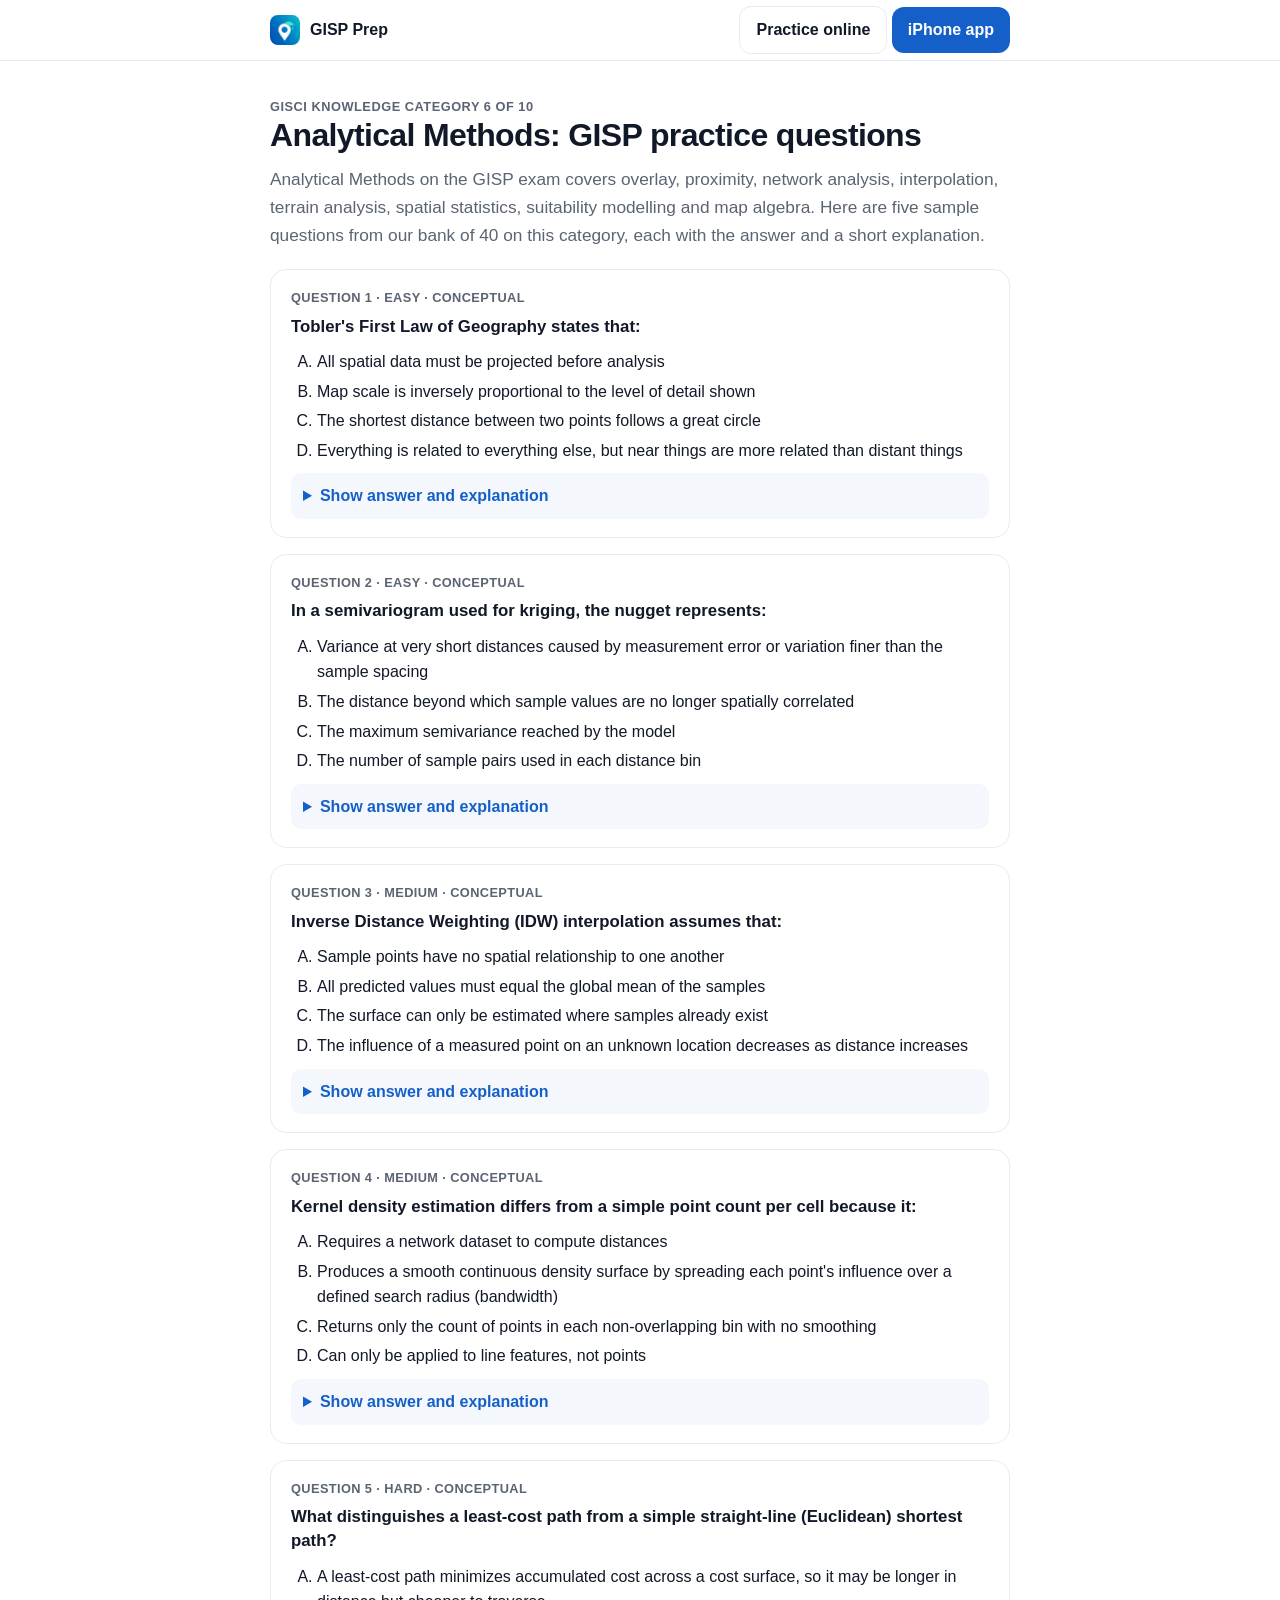
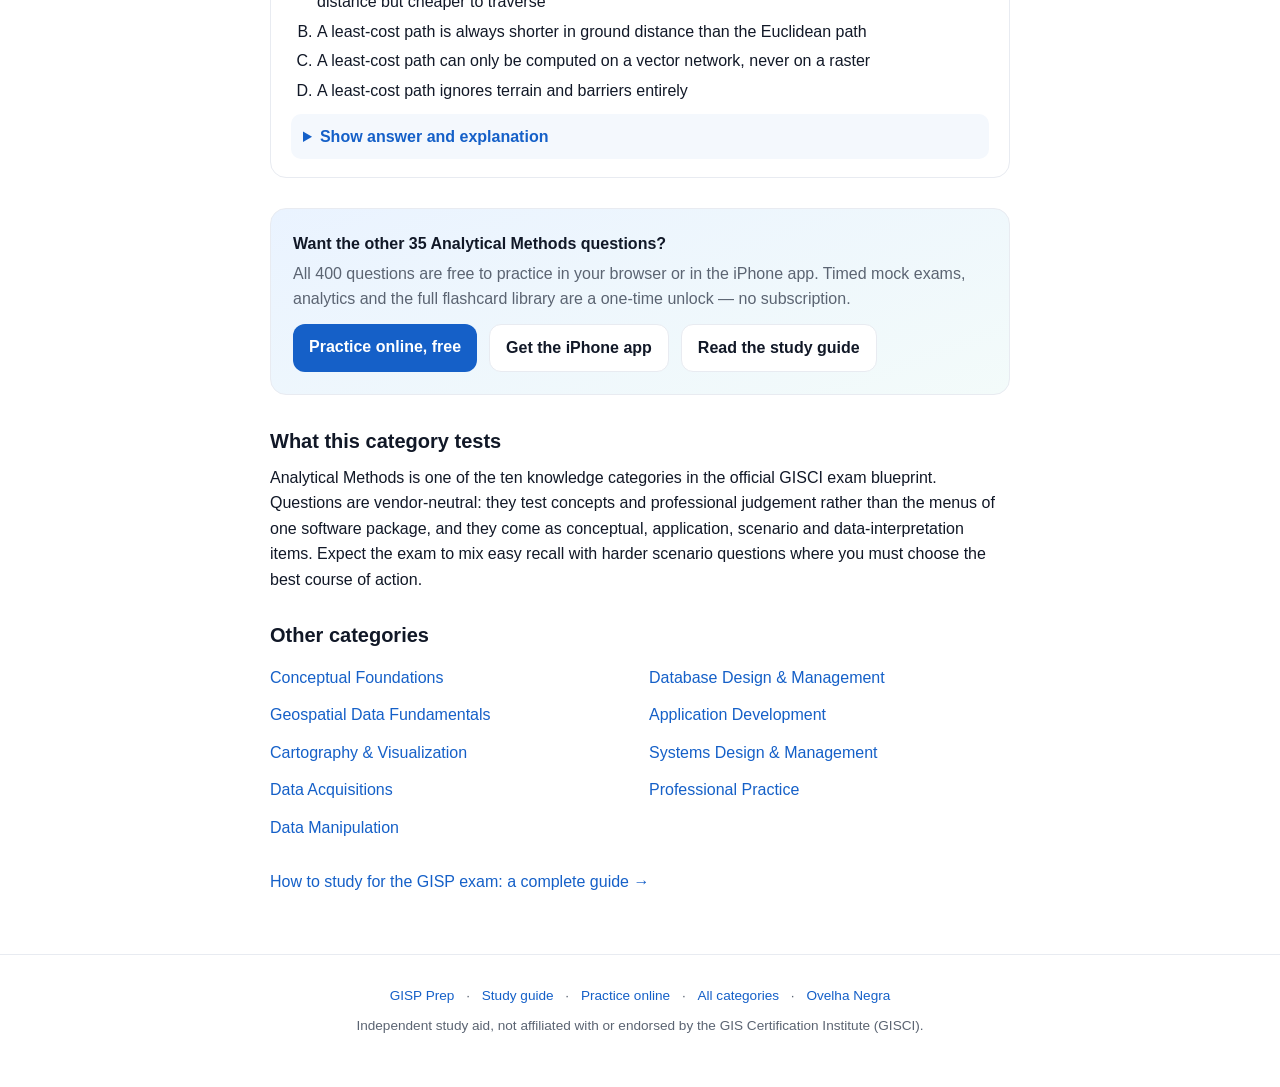
<file: GISPApp/questions/analytical-methods/index.html>
<!doctype html><html lang="en"><head><meta charset="utf-8"><meta name="viewport" content="width=device-width,initial-scale=1">
<title>Analytical Methods: GISP Practice Questions (with answers) | GISP Prep</title><meta name="description" content="Five free GISP exam practice questions on Analytical Methods with answers and explanations, from a bank of 400 covering all ten GISCI knowledge categories. Practice online or on iPhone."><link rel="canonical" href="https://ovelhanegra.io/GISPApp/questions/analytical-methods/">
<meta name="apple-itunes-app" content="app-id=6785084756">
<meta property="og:type" content="article"><meta property="og:title" content="Analytical Methods: GISP Practice Questions (with answers) | GISP Prep"><meta property="og:description" content="Five free GISP exam practice questions on Analytical Methods with answers and explanations, from a bank of 400 covering all ten GISCI knowledge categories. Practice online or on iPhone."><meta property="og:url" content="https://ovelhanegra.io/GISPApp/questions/analytical-methods/"><meta property="og:image" content="https://ovelhanegra.io/GISPApp/img/og.png">
<link rel="icon" href="../../img/icon.png">
<script type="application/ld+json">{"@context": "https://schema.org", "@type": "FAQPage", "mainEntity": [{"@type": "Question", "name": "Tobler's First Law of Geography states that:", "acceptedAnswer": {"@type": "Answer", "text": "Everything is related to everything else, but near things are more related than distant things. Tobler's First Law captures the principle of spatial dependence: near things are more related than distant things. This underpins concepts like spatial autocorrelation and interpolation. The other statements describe projection, geodesy, and cartographic generalization respectively."}}, {"@type": "Question", "name": "In a semivariogram used for kriging, the nugget represents:", "acceptedAnswer": {"@type": "Answer", "text": "Variance at very short distances caused by measurement error or variation finer than the sample spacing. The nugget is the semivariogram's intercept at zero distance, representing measurement error and microscale variability below the sampling resolution. The distance at which correlation ceases is the range, and the plateau semivariance is the sill."}}, {"@type": "Question", "name": "Inverse Distance Weighting (IDW) interpolation assumes that:", "acceptedAnswer": {"@type": "Answer", "text": "The influence of a measured point on an unknown location decreases as distance increases. IDW is a deterministic method in which nearby samples are weighted more heavily than distant ones, reflecting distance-decay. It does not assume spatial independence, does not force values to the mean, and produces estimates at unsampled locations."}}, {"@type": "Question", "name": "Kernel density estimation differs from a simple point count per cell because it:", "acceptedAnswer": {"@type": "Answer", "text": "Produces a smooth continuous density surface by spreading each point's influence over a defined search radius (bandwidth). Kernel density spreads each feature's influence outward within a bandwidth using a kernel function, yielding a smooth continuous surface that peaks at point concentrations. Simple binning counts points per cell without smoothing, and KDE works on points or lines without requiring a network."}}, {"@type": "Question", "name": "What distinguishes a least-cost path from a simple straight-line (Euclidean) shortest path?", "acceptedAnswer": {"@type": "Answer", "text": "A least-cost path minimizes accumulated cost across a cost surface, so it may be longer in distance but cheaper to traverse. Least-cost path uses a cost (friction) surface and finds the route minimizing accumulated cost, which may detour around expensive terrain and thus be longer in distance than a straight line. It is typically computed over a raster cost-distance surface and explicitly accounts for barriers and friction."}}]}</script>
<style>
:root{--blue:#1560c8;--blue2:#0ea5a4;--ink:#111827;--sub:#5b6472;--line:#e8ebf1;--soft:#f4f8fd}
*{box-sizing:border-box;margin:0;padding:0}body{font-family:-apple-system,BlinkMacSystemFont,"Segoe UI",Roboto,Helvetica,Arial,sans-serif;color:var(--ink);line-height:1.6;-webkit-font-smoothing:antialiased}
a{color:var(--blue);text-decoration:none}.in{max-width:780px;margin:0 auto;padding:0 20px}
nav{border-bottom:1px solid var(--line);background:#fff;position:sticky;top:0}nav .in{display:flex;justify-content:space-between;align-items:center;height:60px}
.brand{display:flex;align-items:center;gap:10px;font-weight:800;color:var(--ink)}.brand img{width:30px;height:30px;border-radius:8px}
.btn{display:inline-block;background:var(--blue);color:#fff;border-radius:12px;padding:10px 16px;font-weight:700}.btn.ghost{background:#fff;color:var(--ink);border:1px solid var(--line)}
main{padding:36px 0 60px}h1{font-size:2rem;line-height:1.15;letter-spacing:-.02em}h2{font-size:1.25rem;margin:26px 0 8px}.lead{color:var(--sub);font-size:1.08rem;margin:12px 0 20px}
.q{border:1px solid var(--line);border-radius:16px;padding:18px 20px;margin:16px 0;background:#fff}.q .m{font-size:.8rem;color:var(--sub);font-weight:600;letter-spacing:.03em;text-transform:uppercase}
.q h3{font-size:1.05rem;margin:6px 0 10px;line-height:1.45}.q ol{list-style:upper-alpha;padding-left:26px}.q li{margin:4px 0}
details{margin-top:10px;background:var(--soft);border-radius:10px;padding:10px 12px}summary{cursor:pointer;font-weight:700;color:var(--blue)}details p{margin-top:8px}
.cta{background:linear-gradient(160deg,#eaf3ff,#f3fbfa);border:1px solid var(--line);border-radius:16px;padding:22px;margin:30px 0}.cta .row{display:flex;gap:12px;flex-wrap:wrap;margin-top:12px}
.cats{columns:2;gap:18px}.cats a{display:block;padding:6px 0}@media(max-width:600px){.cats{columns:1}}
footer{border-top:1px solid var(--line);color:var(--sub);font-size:.85rem;padding:30px 20px 50px;text-align:center}footer a{margin:0 8px}
</style></head><body>
<nav><div class="in"><a class="brand" href="../../"><img src="../../img/icon.png" alt="">GISP Prep</a><div><a class="btn ghost" href="../../practice/">Practice online</a> <a class="btn" href="https://apps.apple.com/us/app/gisp-prep-gis-exam-practice/id6785084756">iPhone app</a></div></div></nav>
<main><div class="in"><p style="color:var(--sub);font-weight:700;letter-spacing:.04em;text-transform:uppercase;font-size:.8rem">GISCI knowledge category 6 of 10</p>
<h1>Analytical Methods: GISP practice questions</h1>
<p class="lead">Analytical Methods on the GISP exam covers overlay, proximity, network analysis, interpolation, terrain analysis, spatial statistics, suitability modelling and map algebra. Here are five sample questions from our bank of 40 on this category, each with the answer and a short explanation.</p>
<article class="q"><div class="m">Question 1 · Easy · Conceptual</div><h3>Tobler&#x27;s First Law of Geography states that:</h3><ol><li>All spatial data must be projected before analysis</li><li>Map scale is inversely proportional to the level of detail shown</li><li>The shortest distance between two points follows a great circle</li><li>Everything is related to everything else, but near things are more related than distant things</li></ol>
<details><summary>Show answer and explanation</summary><p><b>Answer: D.</b> Tobler&#x27;s First Law captures the principle of spatial dependence: near things are more related than distant things. This underpins concepts like spatial autocorrelation and interpolation. The other statements describe projection, geodesy, and cartographic generalization respectively.</p></details></article><article class="q"><div class="m">Question 2 · Easy · Conceptual</div><h3>In a semivariogram used for kriging, the nugget represents:</h3><ol><li>Variance at very short distances caused by measurement error or variation finer than the sample spacing</li><li>The distance beyond which sample values are no longer spatially correlated</li><li>The maximum semivariance reached by the model</li><li>The number of sample pairs used in each distance bin</li></ol>
<details><summary>Show answer and explanation</summary><p><b>Answer: A.</b> The nugget is the semivariogram&#x27;s intercept at zero distance, representing measurement error and microscale variability below the sampling resolution. The distance at which correlation ceases is the range, and the plateau semivariance is the sill.</p></details></article><article class="q"><div class="m">Question 3 · Medium · Conceptual</div><h3>Inverse Distance Weighting (IDW) interpolation assumes that:</h3><ol><li>Sample points have no spatial relationship to one another</li><li>All predicted values must equal the global mean of the samples</li><li>The surface can only be estimated where samples already exist</li><li>The influence of a measured point on an unknown location decreases as distance increases</li></ol>
<details><summary>Show answer and explanation</summary><p><b>Answer: D.</b> IDW is a deterministic method in which nearby samples are weighted more heavily than distant ones, reflecting distance-decay. It does not assume spatial independence, does not force values to the mean, and produces estimates at unsampled locations.</p></details></article><article class="q"><div class="m">Question 4 · Medium · Conceptual</div><h3>Kernel density estimation differs from a simple point count per cell because it:</h3><ol><li>Requires a network dataset to compute distances</li><li>Produces a smooth continuous density surface by spreading each point&#x27;s influence over a defined search radius (bandwidth)</li><li>Returns only the count of points in each non-overlapping bin with no smoothing</li><li>Can only be applied to line features, not points</li></ol>
<details><summary>Show answer and explanation</summary><p><b>Answer: B.</b> Kernel density spreads each feature&#x27;s influence outward within a bandwidth using a kernel function, yielding a smooth continuous surface that peaks at point concentrations. Simple binning counts points per cell without smoothing, and KDE works on points or lines without requiring a network.</p></details></article><article class="q"><div class="m">Question 5 · Hard · Conceptual</div><h3>What distinguishes a least-cost path from a simple straight-line (Euclidean) shortest path?</h3><ol><li>A least-cost path minimizes accumulated cost across a cost surface, so it may be longer in distance but cheaper to traverse</li><li>A least-cost path is always shorter in ground distance than the Euclidean path</li><li>A least-cost path can only be computed on a vector network, never on a raster</li><li>A least-cost path ignores terrain and barriers entirely</li></ol>
<details><summary>Show answer and explanation</summary><p><b>Answer: A.</b> Least-cost path uses a cost (friction) surface and finds the route minimizing accumulated cost, which may detour around expensive terrain and thus be longer in distance than a straight line. It is typically computed over a raster cost-distance surface and explicitly accounts for barriers and friction.</p></details></article>
<div class="cta"><b>Want the other 35 Analytical Methods questions?</b><p style="color:var(--sub);margin-top:4px">All 400 questions are free to practice in your browser or in the iPhone app. Timed mock exams, analytics and the full flashcard library are a one-time unlock — no subscription.</p>
<div class="row"><a class="btn" href="../../practice/">Practice online, free</a><a class="btn ghost" href="https://apps.apple.com/us/app/gisp-prep-gis-exam-practice/id6785084756">Get the iPhone app</a><a class="btn ghost" href="../../gisp-exam-study-guide/">Read the study guide</a></div></div>
<h2>What this category tests</h2>
<p>Analytical Methods is one of the ten knowledge categories in the official GISCI exam blueprint. Questions are vendor-neutral: they test concepts and professional judgement rather than the menus of one software package, and they come as conceptual, application, scenario and data-interpretation items. Expect the exam to mix easy recall with harder scenario questions where you must choose the best course of action.</p>
<h2>Other categories</h2><div class="cats"><a href="../conceptual-foundations/">Conceptual Foundations</a><a href="../geospatial-data-fundamentals/">Geospatial Data Fundamentals</a><a href="../cartography-and-visualization/">Cartography &amp; Visualization</a><a href="../data-acquisitions/">Data Acquisitions</a><a href="../data-manipulation/">Data Manipulation</a><a href="../database-design-and-management/">Database Design &amp; Management</a><a href="../application-development/">Application Development</a><a href="../systems-design-and-management/">Systems Design &amp; Management</a><a href="../professional-practice/">Professional Practice</a></div>
<p style="margin-top:22px"><a href="../../gisp-exam-study-guide/">How to study for the GISP exam: a complete guide →</a></p></div></main>
<footer><a href="../../">GISP Prep</a> · <a href="../../gisp-exam-study-guide/">Study guide</a> · <a href="../../practice/">Practice online</a> · <a href="../">All categories</a> · <a href="https://ovelhanegra.io/">Ovelha Negra</a><p style="margin-top:8px">Independent study aid, not affiliated with or endorsed by the GIS Certification Institute (GISCI).</p></footer>
</body></html>
</file>
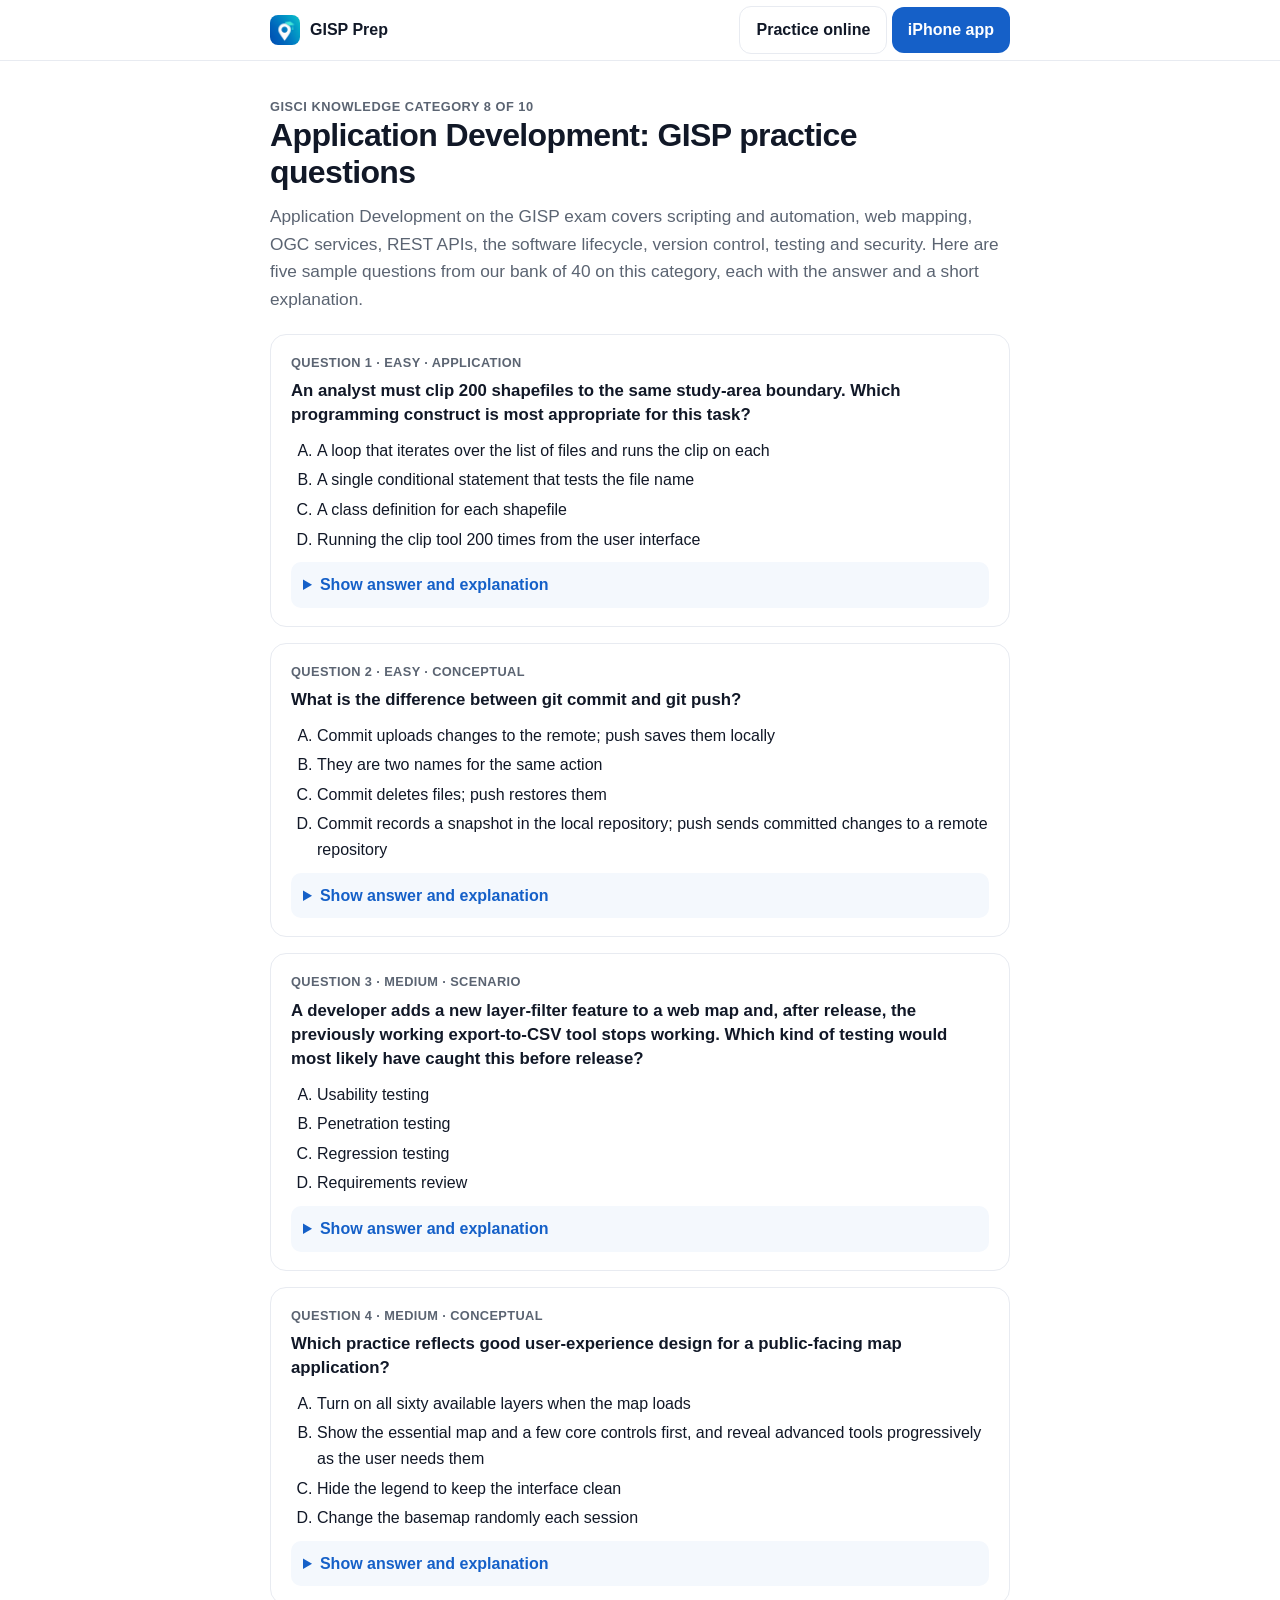
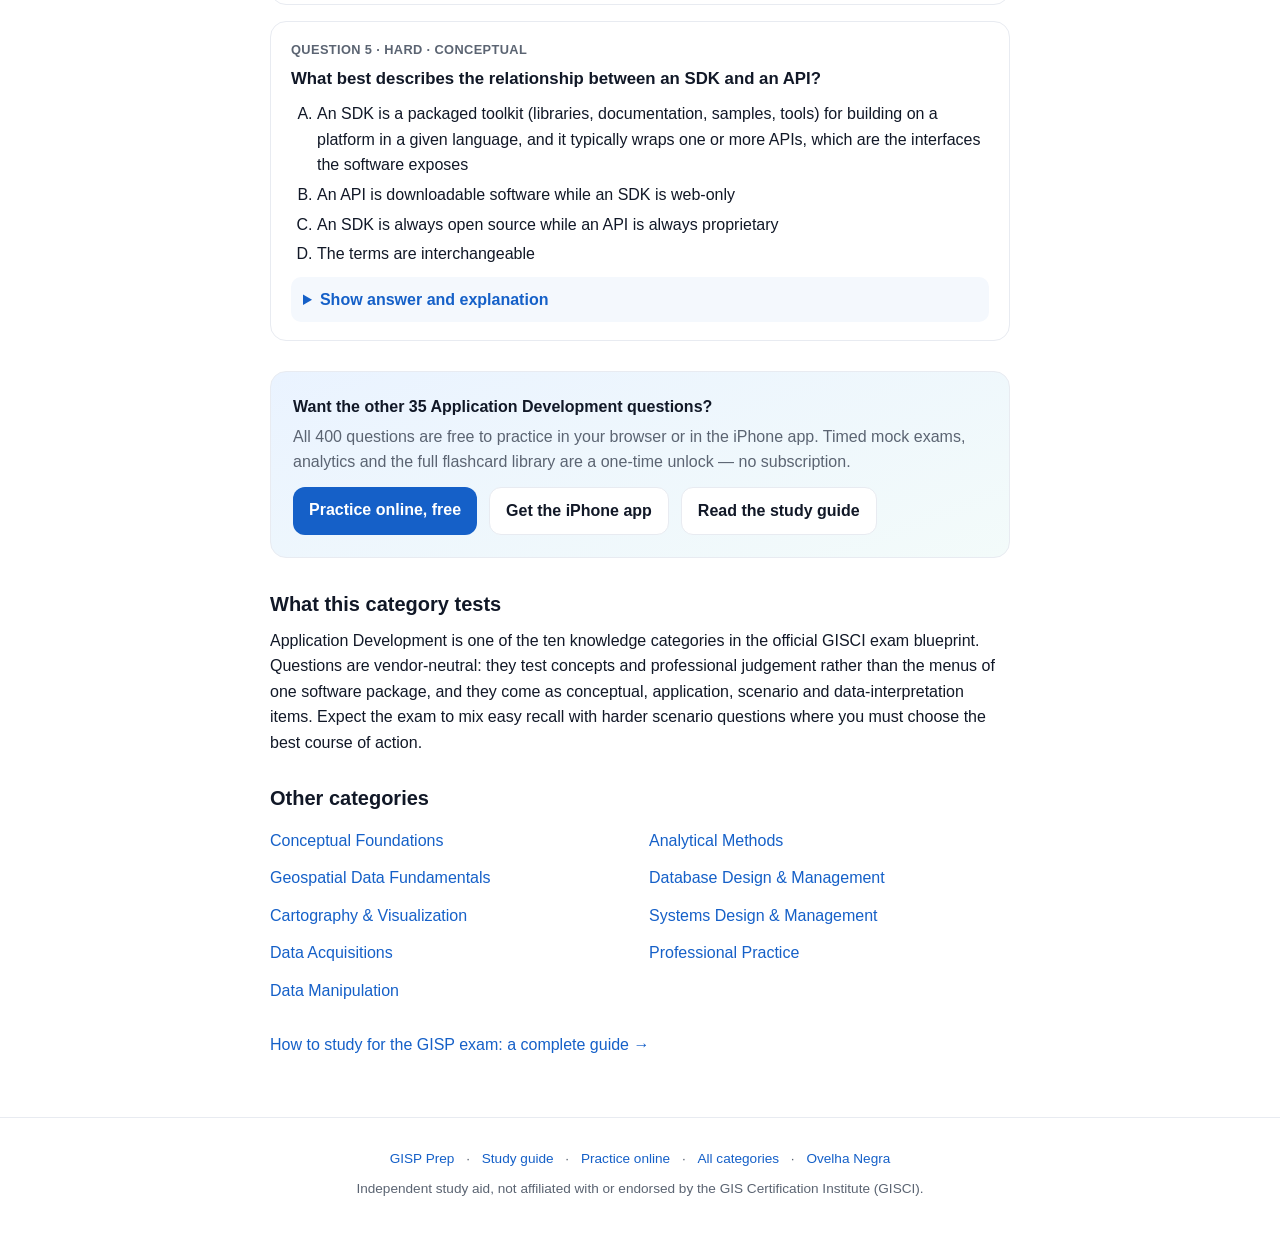
<file: GISPApp/questions/application-development/index.html>
<!doctype html><html lang="en"><head><meta charset="utf-8"><meta name="viewport" content="width=device-width,initial-scale=1">
<title>Application Development: GISP Practice Questions (with answers) | GISP Prep</title><meta name="description" content="Five free GISP exam practice questions on Application Development with answers and explanations, from a bank of 400 covering all ten GISCI knowledge categories. Practice online or on iPhone."><link rel="canonical" href="https://ovelhanegra.io/GISPApp/questions/application-development/">
<meta name="apple-itunes-app" content="app-id=6785084756">
<meta property="og:type" content="article"><meta property="og:title" content="Application Development: GISP Practice Questions (with answers) | GISP Prep"><meta property="og:description" content="Five free GISP exam practice questions on Application Development with answers and explanations, from a bank of 400 covering all ten GISCI knowledge categories. Practice online or on iPhone."><meta property="og:url" content="https://ovelhanegra.io/GISPApp/questions/application-development/"><meta property="og:image" content="https://ovelhanegra.io/GISPApp/img/og.png">
<link rel="icon" href="../../img/icon.png">
<script type="application/ld+json">{"@context": "https://schema.org", "@type": "FAQPage", "mainEntity": [{"@type": "Question", "name": "An analyst must clip 200 shapefiles to the same study-area boundary. Which programming construct is most appropriate for this task?", "acceptedAnswer": {"@type": "Answer", "text": "A loop that iterates over the list of files and runs the clip on each. Repeating the same operation over a collection is exactly what a loop is for; it turns 200 manual runs into one script. A conditional only branches logic and does not repeat it."}}, {"@type": "Question", "name": "What is the difference between git commit and git push?", "acceptedAnswer": {"@type": "Answer", "text": "Commit records a snapshot in the local repository; push sends committed changes to a remote repository. Git is distributed: commits are local until pushed. Forgetting to push is why teammates cannot see your work."}}, {"@type": "Question", "name": "A developer adds a new layer-filter feature to a web map and, after release, the previously working export-to-CSV tool stops working. Which kind of testing would most likely have caught this before release?", "acceptedAnswer": {"@type": "Answer", "text": "Regression testing. Regression testing re-runs existing tests after changes to confirm nothing that used to work has broken. Usability and penetration tests target different concerns."}}, {"@type": "Question", "name": "Which practice reflects good user-experience design for a public-facing map application?", "acceptedAnswer": {"@type": "Answer", "text": "Show the essential map and a few core controls first, and reveal advanced tools progressively as the user needs them. Progressive disclosure reduces cognitive load and keeps the map readable, while advanced functions remain reachable. Overloading the initial view is a common failure of GIS web apps."}}, {"@type": "Question", "name": "What best describes the relationship between an SDK and an API?", "acceptedAnswer": {"@type": "Answer", "text": "An SDK is a packaged toolkit (libraries, documentation, samples, tools) for building on a platform in a given language, and it typically wraps one or more APIs, which are the interfaces the software exposes. An API defines how to call a system; an SDK gives developers the ready-made code and tools to do so conveniently. Web mapping SDKs, for example, wrap REST endpoints and rendering engines."}}]}</script>
<style>
:root{--blue:#1560c8;--blue2:#0ea5a4;--ink:#111827;--sub:#5b6472;--line:#e8ebf1;--soft:#f4f8fd}
*{box-sizing:border-box;margin:0;padding:0}body{font-family:-apple-system,BlinkMacSystemFont,"Segoe UI",Roboto,Helvetica,Arial,sans-serif;color:var(--ink);line-height:1.6;-webkit-font-smoothing:antialiased}
a{color:var(--blue);text-decoration:none}.in{max-width:780px;margin:0 auto;padding:0 20px}
nav{border-bottom:1px solid var(--line);background:#fff;position:sticky;top:0}nav .in{display:flex;justify-content:space-between;align-items:center;height:60px}
.brand{display:flex;align-items:center;gap:10px;font-weight:800;color:var(--ink)}.brand img{width:30px;height:30px;border-radius:8px}
.btn{display:inline-block;background:var(--blue);color:#fff;border-radius:12px;padding:10px 16px;font-weight:700}.btn.ghost{background:#fff;color:var(--ink);border:1px solid var(--line)}
main{padding:36px 0 60px}h1{font-size:2rem;line-height:1.15;letter-spacing:-.02em}h2{font-size:1.25rem;margin:26px 0 8px}.lead{color:var(--sub);font-size:1.08rem;margin:12px 0 20px}
.q{border:1px solid var(--line);border-radius:16px;padding:18px 20px;margin:16px 0;background:#fff}.q .m{font-size:.8rem;color:var(--sub);font-weight:600;letter-spacing:.03em;text-transform:uppercase}
.q h3{font-size:1.05rem;margin:6px 0 10px;line-height:1.45}.q ol{list-style:upper-alpha;padding-left:26px}.q li{margin:4px 0}
details{margin-top:10px;background:var(--soft);border-radius:10px;padding:10px 12px}summary{cursor:pointer;font-weight:700;color:var(--blue)}details p{margin-top:8px}
.cta{background:linear-gradient(160deg,#eaf3ff,#f3fbfa);border:1px solid var(--line);border-radius:16px;padding:22px;margin:30px 0}.cta .row{display:flex;gap:12px;flex-wrap:wrap;margin-top:12px}
.cats{columns:2;gap:18px}.cats a{display:block;padding:6px 0}@media(max-width:600px){.cats{columns:1}}
footer{border-top:1px solid var(--line);color:var(--sub);font-size:.85rem;padding:30px 20px 50px;text-align:center}footer a{margin:0 8px}
</style></head><body>
<nav><div class="in"><a class="brand" href="../../"><img src="../../img/icon.png" alt="">GISP Prep</a><div><a class="btn ghost" href="../../practice/">Practice online</a> <a class="btn" href="https://apps.apple.com/us/app/gisp-prep-gis-exam-practice/id6785084756">iPhone app</a></div></div></nav>
<main><div class="in"><p style="color:var(--sub);font-weight:700;letter-spacing:.04em;text-transform:uppercase;font-size:.8rem">GISCI knowledge category 8 of 10</p>
<h1>Application Development: GISP practice questions</h1>
<p class="lead">Application Development on the GISP exam covers scripting and automation, web mapping, OGC services, REST APIs, the software lifecycle, version control, testing and security. Here are five sample questions from our bank of 40 on this category, each with the answer and a short explanation.</p>
<article class="q"><div class="m">Question 1 · Easy · Application</div><h3>An analyst must clip 200 shapefiles to the same study-area boundary. Which programming construct is most appropriate for this task?</h3><ol><li>A loop that iterates over the list of files and runs the clip on each</li><li>A single conditional statement that tests the file name</li><li>A class definition for each shapefile</li><li>Running the clip tool 200 times from the user interface</li></ol>
<details><summary>Show answer and explanation</summary><p><b>Answer: A.</b> Repeating the same operation over a collection is exactly what a loop is for; it turns 200 manual runs into one script. A conditional only branches logic and does not repeat it.</p></details></article><article class="q"><div class="m">Question 2 · Easy · Conceptual</div><h3>What is the difference between git commit and git push?</h3><ol><li>Commit uploads changes to the remote; push saves them locally</li><li>They are two names for the same action</li><li>Commit deletes files; push restores them</li><li>Commit records a snapshot in the local repository; push sends committed changes to a remote repository</li></ol>
<details><summary>Show answer and explanation</summary><p><b>Answer: D.</b> Git is distributed: commits are local until pushed. Forgetting to push is why teammates cannot see your work.</p></details></article><article class="q"><div class="m">Question 3 · Medium · Scenario</div><h3>A developer adds a new layer-filter feature to a web map and, after release, the previously working export-to-CSV tool stops working. Which kind of testing would most likely have caught this before release?</h3><ol><li>Usability testing</li><li>Penetration testing</li><li>Regression testing</li><li>Requirements review</li></ol>
<details><summary>Show answer and explanation</summary><p><b>Answer: C.</b> Regression testing re-runs existing tests after changes to confirm nothing that used to work has broken. Usability and penetration tests target different concerns.</p></details></article><article class="q"><div class="m">Question 4 · Medium · Conceptual</div><h3>Which practice reflects good user-experience design for a public-facing map application?</h3><ol><li>Turn on all sixty available layers when the map loads</li><li>Show the essential map and a few core controls first, and reveal advanced tools progressively as the user needs them</li><li>Hide the legend to keep the interface clean</li><li>Change the basemap randomly each session</li></ol>
<details><summary>Show answer and explanation</summary><p><b>Answer: B.</b> Progressive disclosure reduces cognitive load and keeps the map readable, while advanced functions remain reachable. Overloading the initial view is a common failure of GIS web apps.</p></details></article><article class="q"><div class="m">Question 5 · Hard · Conceptual</div><h3>What best describes the relationship between an SDK and an API?</h3><ol><li>An SDK is a packaged toolkit (libraries, documentation, samples, tools) for building on a platform in a given language, and it typically wraps one or more APIs, which are the interfaces the software exposes</li><li>An API is downloadable software while an SDK is web-only</li><li>An SDK is always open source while an API is always proprietary</li><li>The terms are interchangeable</li></ol>
<details><summary>Show answer and explanation</summary><p><b>Answer: A.</b> An API defines how to call a system; an SDK gives developers the ready-made code and tools to do so conveniently. Web mapping SDKs, for example, wrap REST endpoints and rendering engines.</p></details></article>
<div class="cta"><b>Want the other 35 Application Development questions?</b><p style="color:var(--sub);margin-top:4px">All 400 questions are free to practice in your browser or in the iPhone app. Timed mock exams, analytics and the full flashcard library are a one-time unlock — no subscription.</p>
<div class="row"><a class="btn" href="../../practice/">Practice online, free</a><a class="btn ghost" href="https://apps.apple.com/us/app/gisp-prep-gis-exam-practice/id6785084756">Get the iPhone app</a><a class="btn ghost" href="../../gisp-exam-study-guide/">Read the study guide</a></div></div>
<h2>What this category tests</h2>
<p>Application Development is one of the ten knowledge categories in the official GISCI exam blueprint. Questions are vendor-neutral: they test concepts and professional judgement rather than the menus of one software package, and they come as conceptual, application, scenario and data-interpretation items. Expect the exam to mix easy recall with harder scenario questions where you must choose the best course of action.</p>
<h2>Other categories</h2><div class="cats"><a href="../conceptual-foundations/">Conceptual Foundations</a><a href="../geospatial-data-fundamentals/">Geospatial Data Fundamentals</a><a href="../cartography-and-visualization/">Cartography &amp; Visualization</a><a href="../data-acquisitions/">Data Acquisitions</a><a href="../data-manipulation/">Data Manipulation</a><a href="../analytical-methods/">Analytical Methods</a><a href="../database-design-and-management/">Database Design &amp; Management</a><a href="../systems-design-and-management/">Systems Design &amp; Management</a><a href="../professional-practice/">Professional Practice</a></div>
<p style="margin-top:22px"><a href="../../gisp-exam-study-guide/">How to study for the GISP exam: a complete guide →</a></p></div></main>
<footer><a href="../../">GISP Prep</a> · <a href="../../gisp-exam-study-guide/">Study guide</a> · <a href="../../practice/">Practice online</a> · <a href="../">All categories</a> · <a href="https://ovelhanegra.io/">Ovelha Negra</a><p style="margin-top:8px">Independent study aid, not affiliated with or endorsed by the GIS Certification Institute (GISCI).</p></footer>
</body></html>
</file>
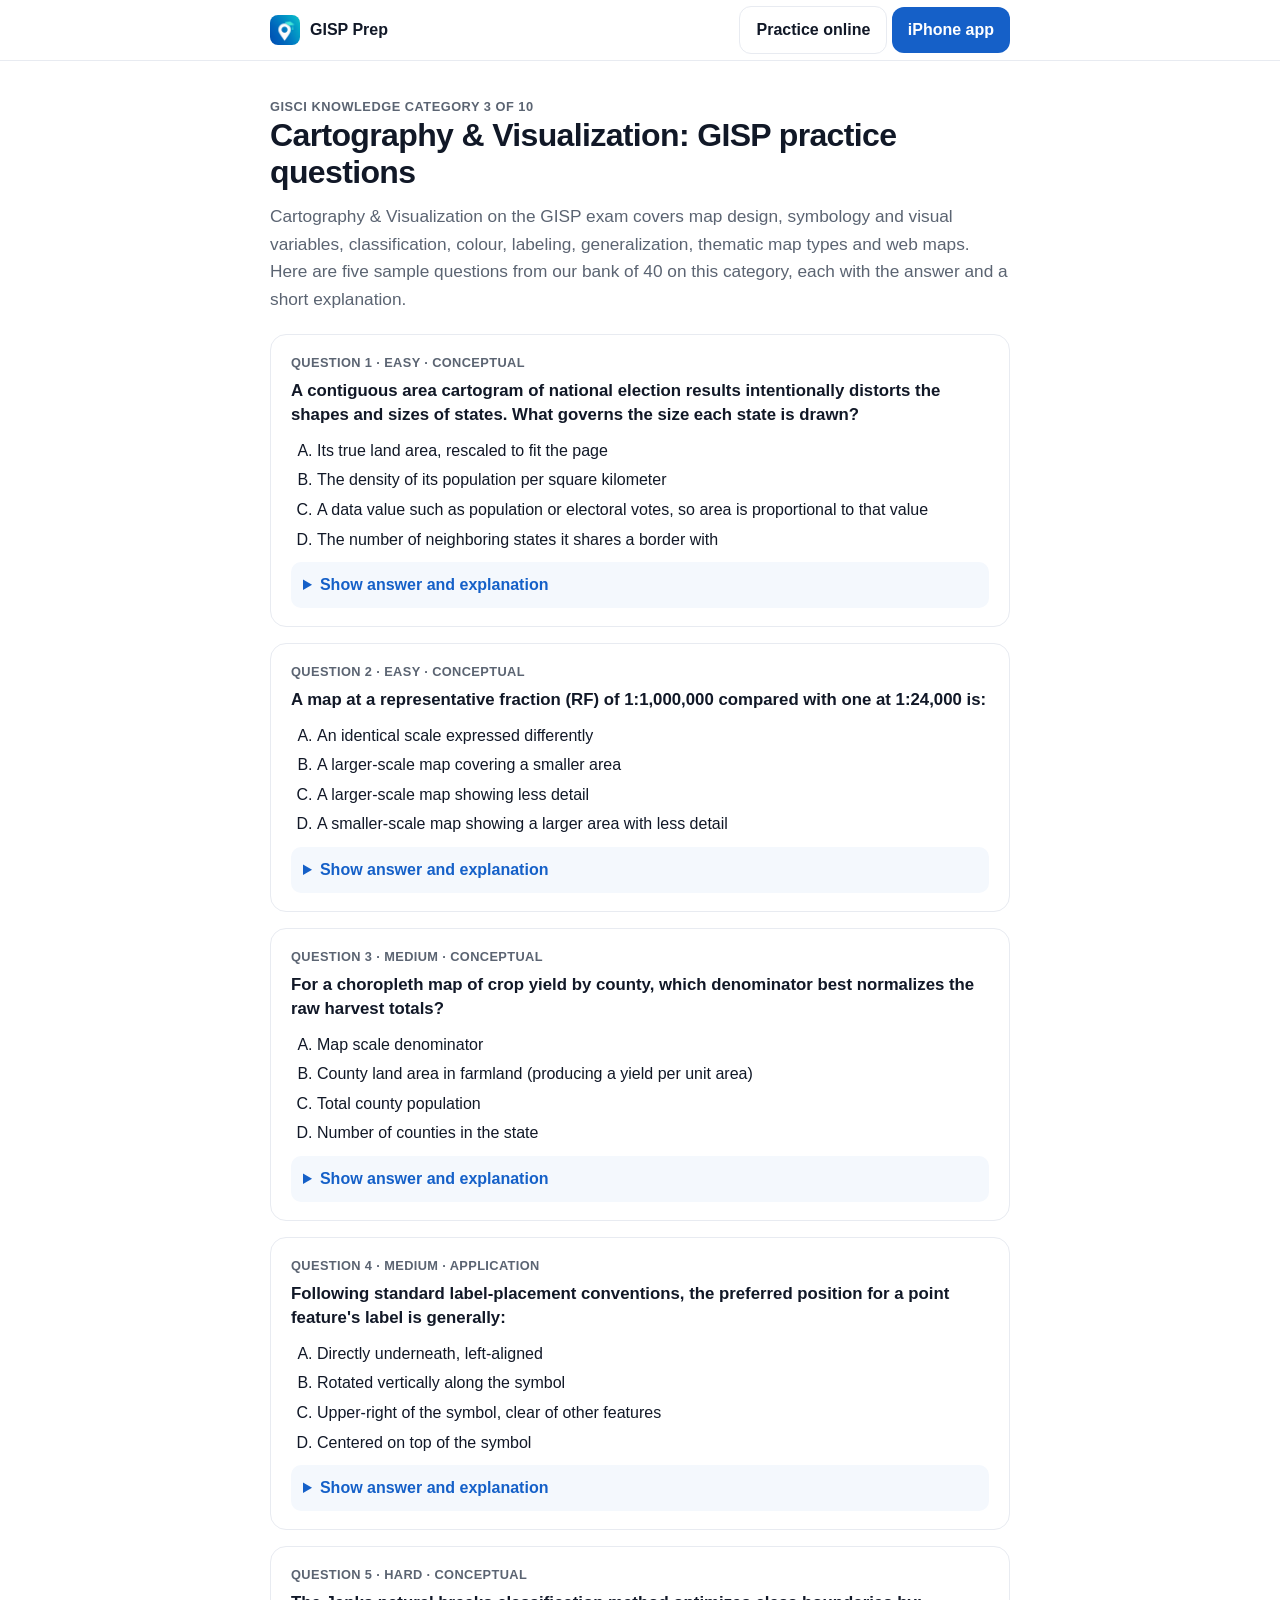
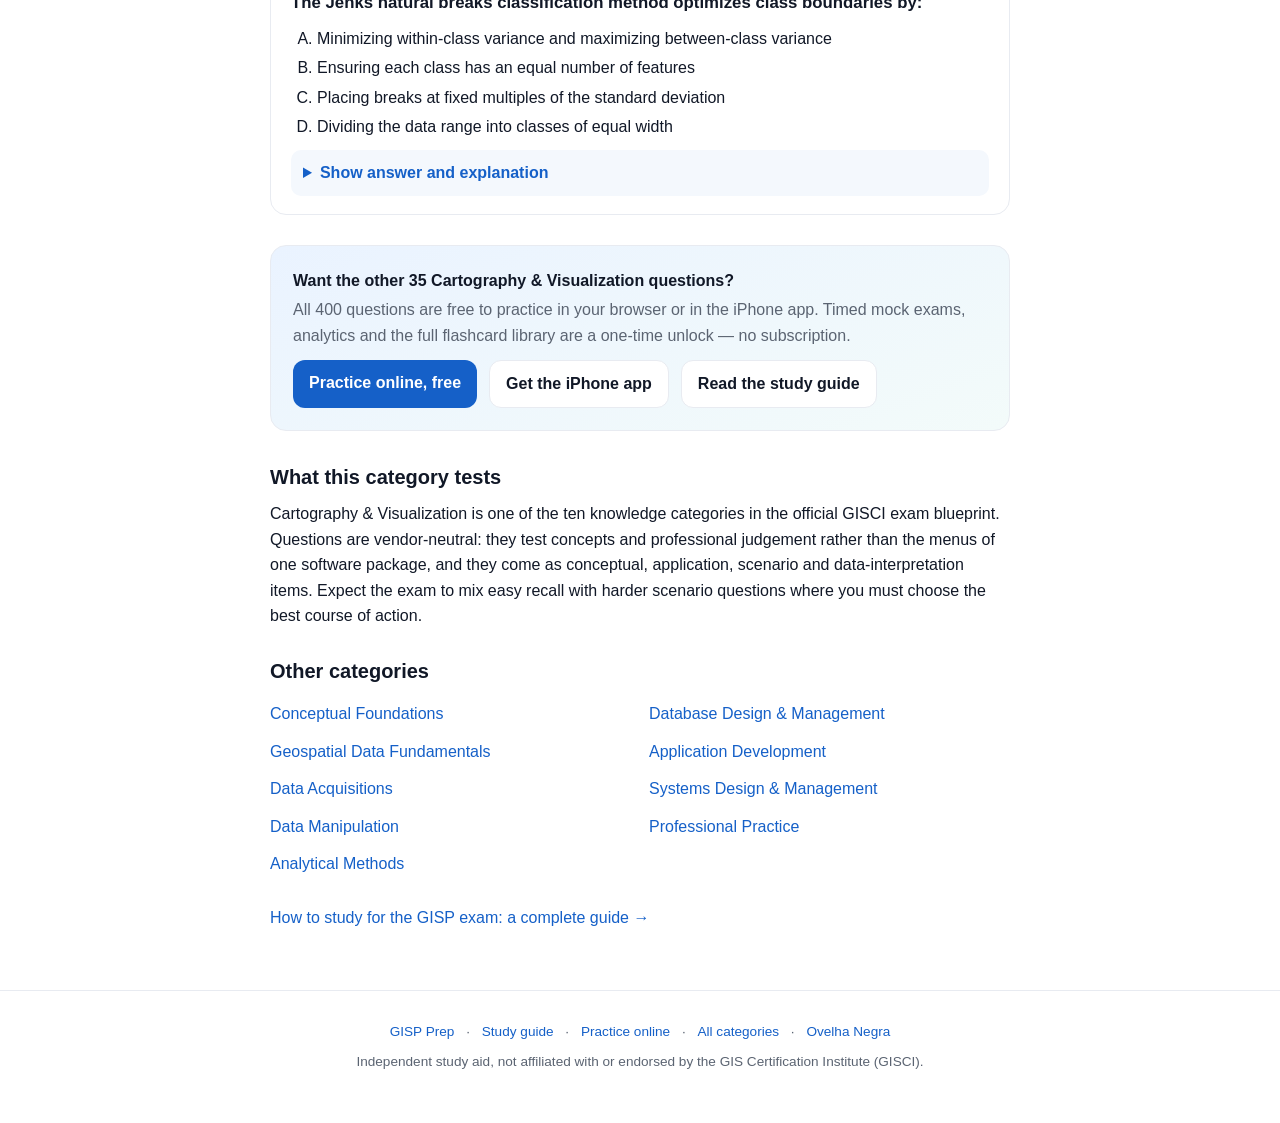
<file: GISPApp/questions/cartography-and-visualization/index.html>
<!doctype html><html lang="en"><head><meta charset="utf-8"><meta name="viewport" content="width=device-width,initial-scale=1">
<title>Cartography &amp; Visualization: GISP Practice Questions (with answers) | GISP Prep</title><meta name="description" content="Five free GISP exam practice questions on Cartography &amp; Visualization with answers and explanations, from a bank of 400 covering all ten GISCI knowledge categories. Practice online or on iPhone."><link rel="canonical" href="https://ovelhanegra.io/GISPApp/questions/cartography-and-visualization/">
<meta name="apple-itunes-app" content="app-id=6785084756">
<meta property="og:type" content="article"><meta property="og:title" content="Cartography &amp; Visualization: GISP Practice Questions (with answers) | GISP Prep"><meta property="og:description" content="Five free GISP exam practice questions on Cartography &amp; Visualization with answers and explanations, from a bank of 400 covering all ten GISCI knowledge categories. Practice online or on iPhone."><meta property="og:url" content="https://ovelhanegra.io/GISPApp/questions/cartography-and-visualization/"><meta property="og:image" content="https://ovelhanegra.io/GISPApp/img/og.png">
<link rel="icon" href="../../img/icon.png">
<script type="application/ld+json">{"@context": "https://schema.org", "@type": "FAQPage", "mainEntity": [{"@type": "Question", "name": "A contiguous area cartogram of national election results intentionally distorts the shapes and sizes of states. What governs the size each state is drawn?", "acceptedAnswer": {"@type": "Answer", "text": "A data value such as population or electoral votes, so area is proportional to that value. In a value-by-area cartogram, each enumeration unit is resized so its area is proportional to an attribute (population, votes, GDP), sacrificing true geographic area and often shape. This counters the visual dominance of large, sparsely populated units on a conventional choropleth."}}, {"@type": "Question", "name": "A map at a representative fraction (RF) of 1:1,000,000 compared with one at 1:24,000 is:", "acceptedAnswer": {"@type": "Answer", "text": "A smaller-scale map showing a larger area with less detail. A larger denominator means a smaller scale. 1:1,000,000 is a small-scale map covering a large area with less detail; 1:24,000 is a large-scale map covering a smaller area with more detail."}}, {"@type": "Question", "name": "For a choropleth map of crop yield by county, which denominator best normalizes the raw harvest totals?", "acceptedAnswer": {"@type": "Answer", "text": "County land area in farmland (producing a yield per unit area). Normalization should use a denominator meaningfully related to the numerator. Dividing harvest totals by farmland area yields a comparable rate (yield per unit area), correcting for differences in county size."}}, {"@type": "Question", "name": "Following standard label-placement conventions, the preferred position for a point feature's label is generally:", "acceptedAnswer": {"@type": "Answer", "text": "Upper-right of the symbol, clear of other features. Cartographic convention favors placing a point label to the upper-right of the symbol, offset slightly so it does not overlap the point or nearby features. Hydrographic labels are an exception, often italicized and following the feature."}}, {"@type": "Question", "name": "The Jenks natural breaks classification method optimizes class boundaries by:", "acceptedAnswer": {"@type": "Answer", "text": "Minimizing within-class variance and maximizing between-class variance. Jenks (natural breaks) iteratively seeks class boundaries that minimize variance within classes while maximizing variance between classes, grouping values that are naturally similar."}}]}</script>
<style>
:root{--blue:#1560c8;--blue2:#0ea5a4;--ink:#111827;--sub:#5b6472;--line:#e8ebf1;--soft:#f4f8fd}
*{box-sizing:border-box;margin:0;padding:0}body{font-family:-apple-system,BlinkMacSystemFont,"Segoe UI",Roboto,Helvetica,Arial,sans-serif;color:var(--ink);line-height:1.6;-webkit-font-smoothing:antialiased}
a{color:var(--blue);text-decoration:none}.in{max-width:780px;margin:0 auto;padding:0 20px}
nav{border-bottom:1px solid var(--line);background:#fff;position:sticky;top:0}nav .in{display:flex;justify-content:space-between;align-items:center;height:60px}
.brand{display:flex;align-items:center;gap:10px;font-weight:800;color:var(--ink)}.brand img{width:30px;height:30px;border-radius:8px}
.btn{display:inline-block;background:var(--blue);color:#fff;border-radius:12px;padding:10px 16px;font-weight:700}.btn.ghost{background:#fff;color:var(--ink);border:1px solid var(--line)}
main{padding:36px 0 60px}h1{font-size:2rem;line-height:1.15;letter-spacing:-.02em}h2{font-size:1.25rem;margin:26px 0 8px}.lead{color:var(--sub);font-size:1.08rem;margin:12px 0 20px}
.q{border:1px solid var(--line);border-radius:16px;padding:18px 20px;margin:16px 0;background:#fff}.q .m{font-size:.8rem;color:var(--sub);font-weight:600;letter-spacing:.03em;text-transform:uppercase}
.q h3{font-size:1.05rem;margin:6px 0 10px;line-height:1.45}.q ol{list-style:upper-alpha;padding-left:26px}.q li{margin:4px 0}
details{margin-top:10px;background:var(--soft);border-radius:10px;padding:10px 12px}summary{cursor:pointer;font-weight:700;color:var(--blue)}details p{margin-top:8px}
.cta{background:linear-gradient(160deg,#eaf3ff,#f3fbfa);border:1px solid var(--line);border-radius:16px;padding:22px;margin:30px 0}.cta .row{display:flex;gap:12px;flex-wrap:wrap;margin-top:12px}
.cats{columns:2;gap:18px}.cats a{display:block;padding:6px 0}@media(max-width:600px){.cats{columns:1}}
footer{border-top:1px solid var(--line);color:var(--sub);font-size:.85rem;padding:30px 20px 50px;text-align:center}footer a{margin:0 8px}
</style></head><body>
<nav><div class="in"><a class="brand" href="../../"><img src="../../img/icon.png" alt="">GISP Prep</a><div><a class="btn ghost" href="../../practice/">Practice online</a> <a class="btn" href="https://apps.apple.com/us/app/gisp-prep-gis-exam-practice/id6785084756">iPhone app</a></div></div></nav>
<main><div class="in"><p style="color:var(--sub);font-weight:700;letter-spacing:.04em;text-transform:uppercase;font-size:.8rem">GISCI knowledge category 3 of 10</p>
<h1>Cartography &amp; Visualization: GISP practice questions</h1>
<p class="lead">Cartography &amp; Visualization on the GISP exam covers map design, symbology and visual variables, classification, colour, labeling, generalization, thematic map types and web maps. Here are five sample questions from our bank of 40 on this category, each with the answer and a short explanation.</p>
<article class="q"><div class="m">Question 1 · Easy · Conceptual</div><h3>A contiguous area cartogram of national election results intentionally distorts the shapes and sizes of states. What governs the size each state is drawn?</h3><ol><li>Its true land area, rescaled to fit the page</li><li>The density of its population per square kilometer</li><li>A data value such as population or electoral votes, so area is proportional to that value</li><li>The number of neighboring states it shares a border with</li></ol>
<details><summary>Show answer and explanation</summary><p><b>Answer: C.</b> In a value-by-area cartogram, each enumeration unit is resized so its area is proportional to an attribute (population, votes, GDP), sacrificing true geographic area and often shape. This counters the visual dominance of large, sparsely populated units on a conventional choropleth.</p></details></article><article class="q"><div class="m">Question 2 · Easy · Conceptual</div><h3>A map at a representative fraction (RF) of 1:1,000,000 compared with one at 1:24,000 is:</h3><ol><li>An identical scale expressed differently</li><li>A larger-scale map covering a smaller area</li><li>A larger-scale map showing less detail</li><li>A smaller-scale map showing a larger area with less detail</li></ol>
<details><summary>Show answer and explanation</summary><p><b>Answer: D.</b> A larger denominator means a smaller scale. 1:1,000,000 is a small-scale map covering a large area with less detail; 1:24,000 is a large-scale map covering a smaller area with more detail.</p></details></article><article class="q"><div class="m">Question 3 · Medium · Conceptual</div><h3>For a choropleth map of crop yield by county, which denominator best normalizes the raw harvest totals?</h3><ol><li>Map scale denominator</li><li>County land area in farmland (producing a yield per unit area)</li><li>Total county population</li><li>Number of counties in the state</li></ol>
<details><summary>Show answer and explanation</summary><p><b>Answer: B.</b> Normalization should use a denominator meaningfully related to the numerator. Dividing harvest totals by farmland area yields a comparable rate (yield per unit area), correcting for differences in county size.</p></details></article><article class="q"><div class="m">Question 4 · Medium · Application</div><h3>Following standard label-placement conventions, the preferred position for a point feature&#x27;s label is generally:</h3><ol><li>Directly underneath, left-aligned</li><li>Rotated vertically along the symbol</li><li>Upper-right of the symbol, clear of other features</li><li>Centered on top of the symbol</li></ol>
<details><summary>Show answer and explanation</summary><p><b>Answer: C.</b> Cartographic convention favors placing a point label to the upper-right of the symbol, offset slightly so it does not overlap the point or nearby features. Hydrographic labels are an exception, often italicized and following the feature.</p></details></article><article class="q"><div class="m">Question 5 · Hard · Conceptual</div><h3>The Jenks natural breaks classification method optimizes class boundaries by:</h3><ol><li>Minimizing within-class variance and maximizing between-class variance</li><li>Ensuring each class has an equal number of features</li><li>Placing breaks at fixed multiples of the standard deviation</li><li>Dividing the data range into classes of equal width</li></ol>
<details><summary>Show answer and explanation</summary><p><b>Answer: A.</b> Jenks (natural breaks) iteratively seeks class boundaries that minimize variance within classes while maximizing variance between classes, grouping values that are naturally similar.</p></details></article>
<div class="cta"><b>Want the other 35 Cartography &amp; Visualization questions?</b><p style="color:var(--sub);margin-top:4px">All 400 questions are free to practice in your browser or in the iPhone app. Timed mock exams, analytics and the full flashcard library are a one-time unlock — no subscription.</p>
<div class="row"><a class="btn" href="../../practice/">Practice online, free</a><a class="btn ghost" href="https://apps.apple.com/us/app/gisp-prep-gis-exam-practice/id6785084756">Get the iPhone app</a><a class="btn ghost" href="../../gisp-exam-study-guide/">Read the study guide</a></div></div>
<h2>What this category tests</h2>
<p>Cartography &amp; Visualization is one of the ten knowledge categories in the official GISCI exam blueprint. Questions are vendor-neutral: they test concepts and professional judgement rather than the menus of one software package, and they come as conceptual, application, scenario and data-interpretation items. Expect the exam to mix easy recall with harder scenario questions where you must choose the best course of action.</p>
<h2>Other categories</h2><div class="cats"><a href="../conceptual-foundations/">Conceptual Foundations</a><a href="../geospatial-data-fundamentals/">Geospatial Data Fundamentals</a><a href="../data-acquisitions/">Data Acquisitions</a><a href="../data-manipulation/">Data Manipulation</a><a href="../analytical-methods/">Analytical Methods</a><a href="../database-design-and-management/">Database Design &amp; Management</a><a href="../application-development/">Application Development</a><a href="../systems-design-and-management/">Systems Design &amp; Management</a><a href="../professional-practice/">Professional Practice</a></div>
<p style="margin-top:22px"><a href="../../gisp-exam-study-guide/">How to study for the GISP exam: a complete guide →</a></p></div></main>
<footer><a href="../../">GISP Prep</a> · <a href="../../gisp-exam-study-guide/">Study guide</a> · <a href="../../practice/">Practice online</a> · <a href="../">All categories</a> · <a href="https://ovelhanegra.io/">Ovelha Negra</a><p style="margin-top:8px">Independent study aid, not affiliated with or endorsed by the GIS Certification Institute (GISCI).</p></footer>
</body></html>
</file>
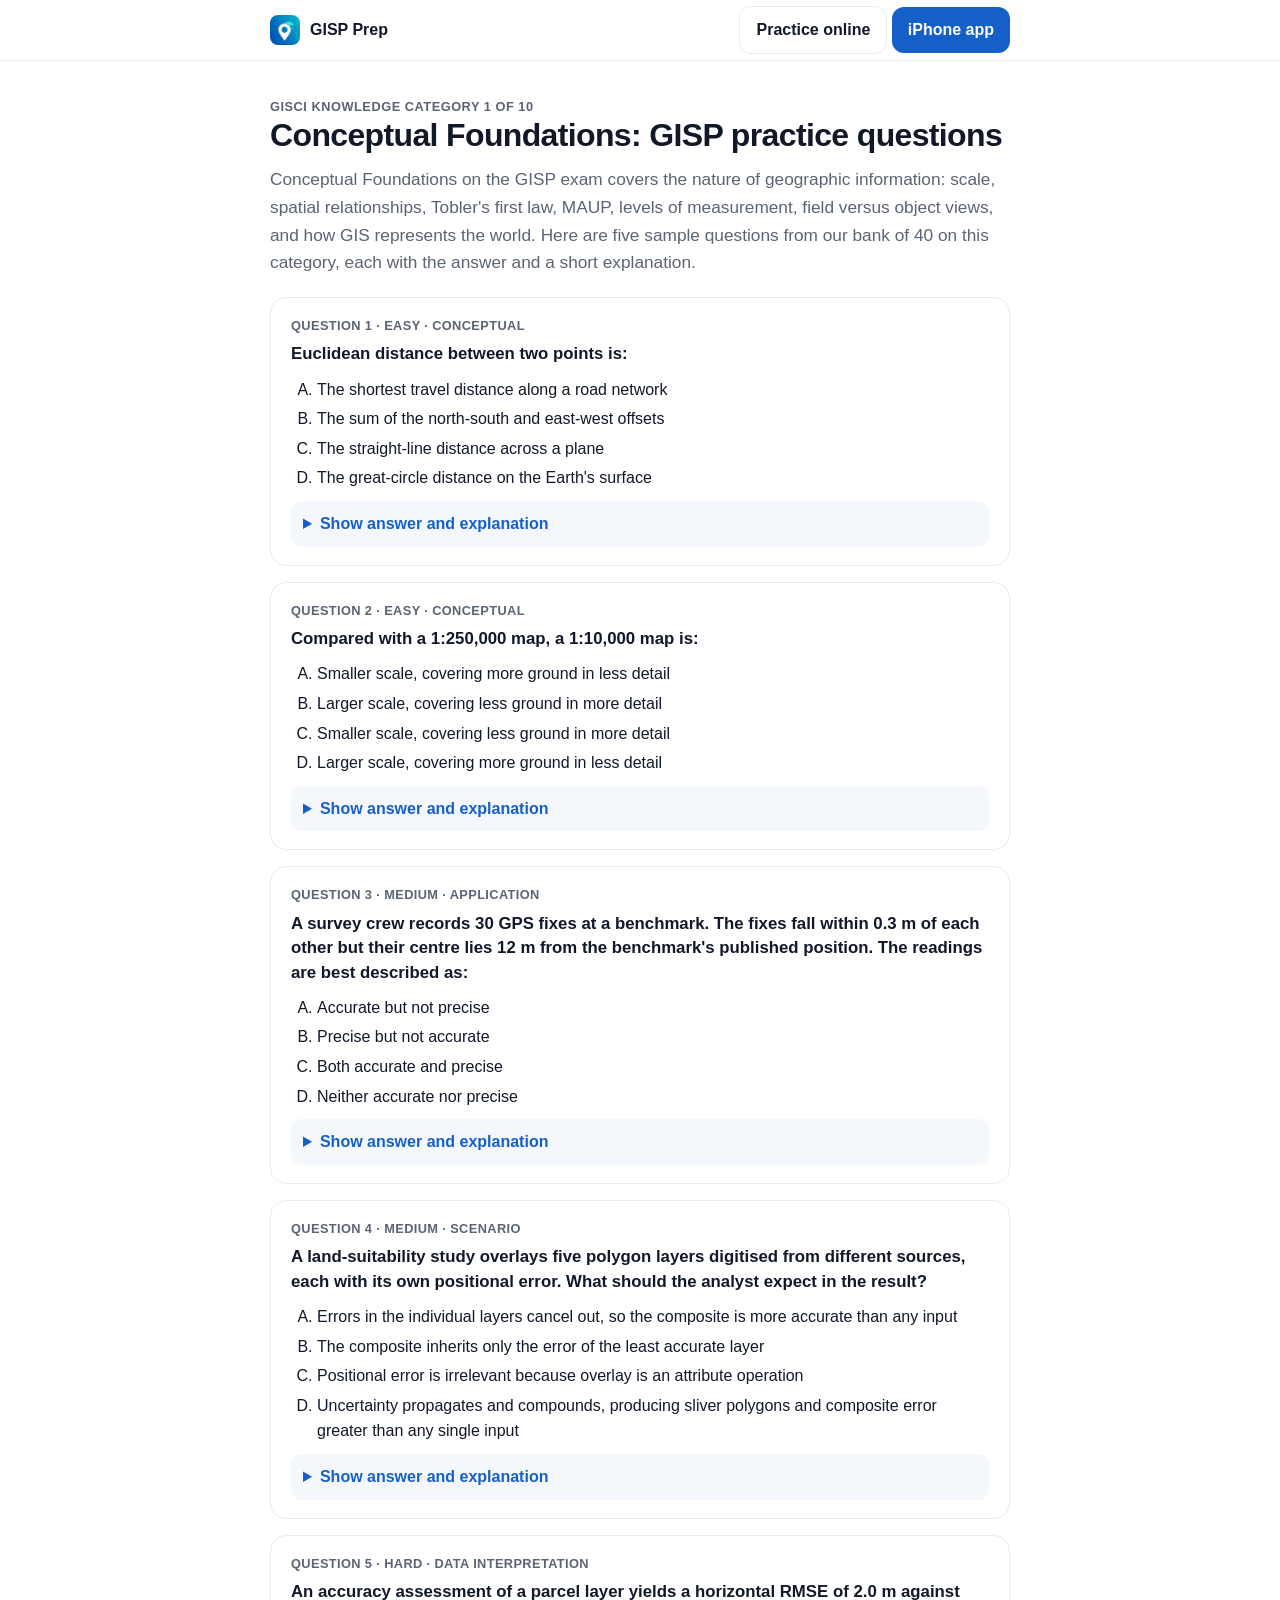
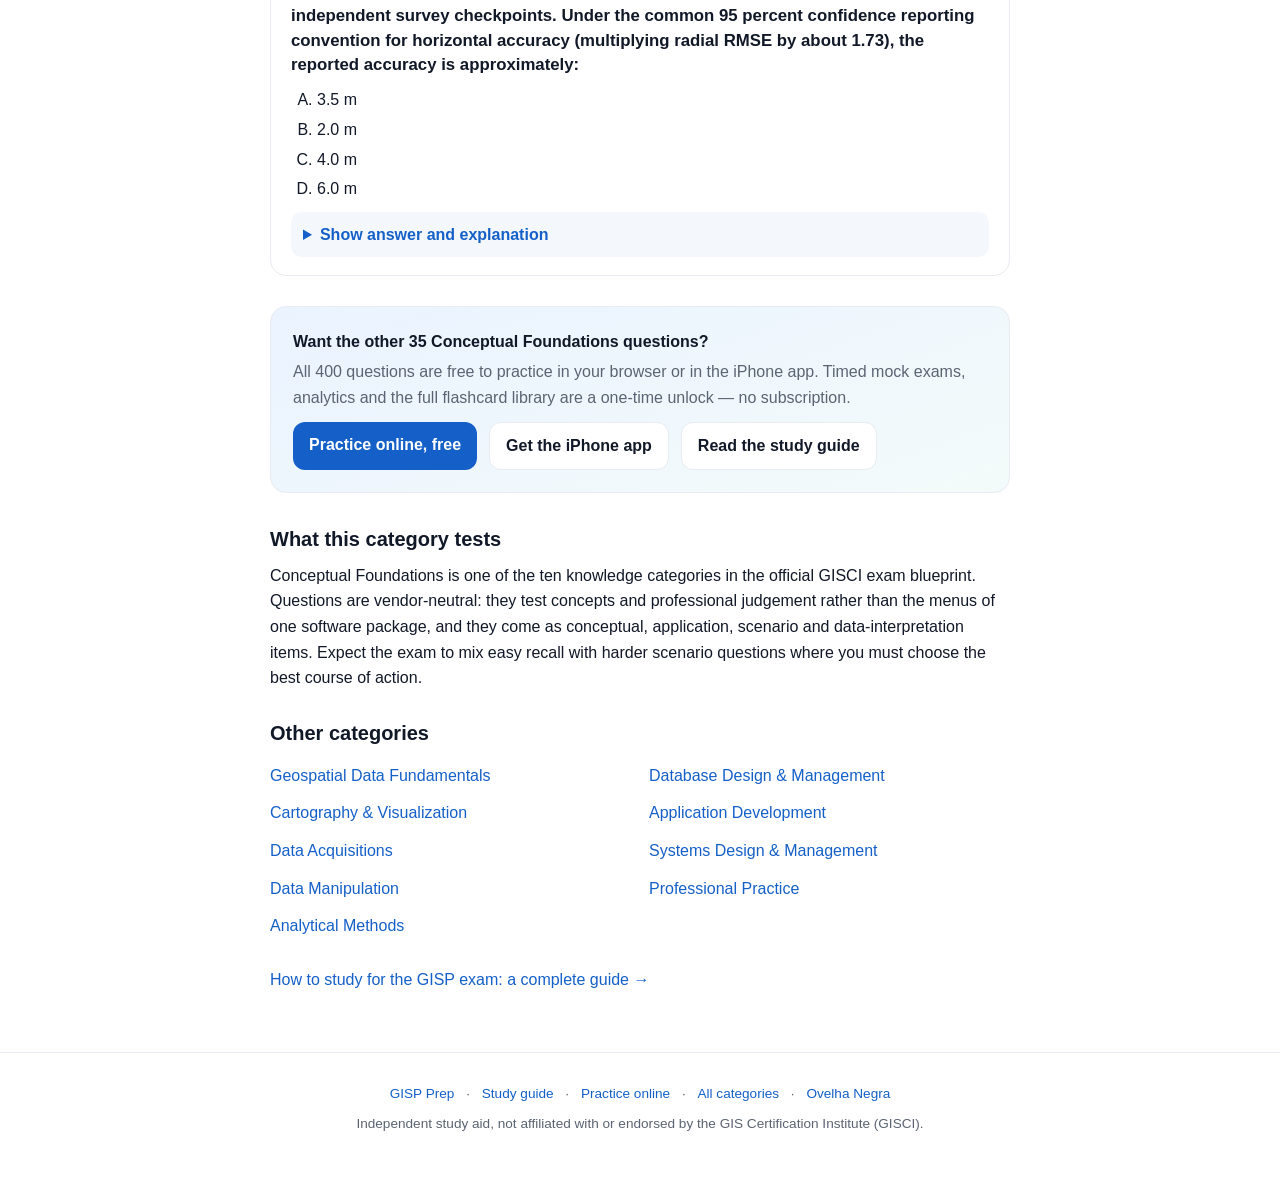
<file: GISPApp/questions/conceptual-foundations/index.html>
<!doctype html><html lang="en"><head><meta charset="utf-8"><meta name="viewport" content="width=device-width,initial-scale=1">
<title>Conceptual Foundations: GISP Practice Questions (with answers) | GISP Prep</title><meta name="description" content="Five free GISP exam practice questions on Conceptual Foundations with answers and explanations, from a bank of 400 covering all ten GISCI knowledge categories. Practice online or on iPhone."><link rel="canonical" href="https://ovelhanegra.io/GISPApp/questions/conceptual-foundations/">
<meta name="apple-itunes-app" content="app-id=6785084756">
<meta property="og:type" content="article"><meta property="og:title" content="Conceptual Foundations: GISP Practice Questions (with answers) | GISP Prep"><meta property="og:description" content="Five free GISP exam practice questions on Conceptual Foundations with answers and explanations, from a bank of 400 covering all ten GISCI knowledge categories. Practice online or on iPhone."><meta property="og:url" content="https://ovelhanegra.io/GISPApp/questions/conceptual-foundations/"><meta property="og:image" content="https://ovelhanegra.io/GISPApp/img/og.png">
<link rel="icon" href="../../img/icon.png">
<script type="application/ld+json">{"@context": "https://schema.org", "@type": "FAQPage", "mainEntity": [{"@type": "Question", "name": "Euclidean distance between two points is:", "acceptedAnswer": {"@type": "Answer", "text": "The straight-line distance across a plane. Euclidean distance is the as-the-crow-flies planar distance. Network distance follows links, Manhattan distance sums axis offsets, and great-circle distance follows the curved surface of the sphere."}}, {"@type": "Question", "name": "Compared with a 1:250,000 map, a 1:10,000 map is:", "acceptedAnswer": {"@type": "Answer", "text": "Larger scale, covering less ground in more detail. Scale is the representative fraction, and 1/10,000 is a larger number than 1/250,000. Large-scale maps show small areas in great detail; small-scale maps show large areas with heavy generalisation."}}, {"@type": "Question", "name": "A survey crew records 30 GPS fixes at a benchmark. The fixes fall within 0.3 m of each other but their centre lies 12 m from the benchmark's published position. The readings are best described as:", "acceptedAnswer": {"@type": "Answer", "text": "Precise but not accurate. Precision describes repeatability (the tight 0.3 m cluster); accuracy describes closeness to the true value (missed by 12 m). High precision with a large systematic bias is precise but inaccurate."}}, {"@type": "Question", "name": "A land-suitability study overlays five polygon layers digitised from different sources, each with its own positional error. What should the analyst expect in the result?", "acceptedAnswer": {"@type": "Answer", "text": "Uncertainty propagates and compounds, producing sliver polygons and composite error greater than any single input. Each overlay combines the positional uncertainty of its inputs, so boundaries that should coincide produce slivers and the output is no more reliable than its worst input, and usually less. Error propagation is a core reason to document lineage and accuracy."}}, {"@type": "Question", "name": "An accuracy assessment of a parcel layer yields a horizontal RMSE of 2.0 m against independent survey checkpoints. Under the common 95 percent confidence reporting convention for horizontal accuracy (multiplying radial RMSE by about 1.73), the reported accuracy is approximately:", "acceptedAnswer": {"@type": "Answer", "text": "3.5 m. Accuracy at the 95 percent level is reported as roughly 1.7308 times the radial RMSE, so 2.0 m RMSE corresponds to about 3.5 m. The RMSE itself is a typical error, not the bound that 95 percent of points fall within."}}]}</script>
<style>
:root{--blue:#1560c8;--blue2:#0ea5a4;--ink:#111827;--sub:#5b6472;--line:#e8ebf1;--soft:#f4f8fd}
*{box-sizing:border-box;margin:0;padding:0}body{font-family:-apple-system,BlinkMacSystemFont,"Segoe UI",Roboto,Helvetica,Arial,sans-serif;color:var(--ink);line-height:1.6;-webkit-font-smoothing:antialiased}
a{color:var(--blue);text-decoration:none}.in{max-width:780px;margin:0 auto;padding:0 20px}
nav{border-bottom:1px solid var(--line);background:#fff;position:sticky;top:0}nav .in{display:flex;justify-content:space-between;align-items:center;height:60px}
.brand{display:flex;align-items:center;gap:10px;font-weight:800;color:var(--ink)}.brand img{width:30px;height:30px;border-radius:8px}
.btn{display:inline-block;background:var(--blue);color:#fff;border-radius:12px;padding:10px 16px;font-weight:700}.btn.ghost{background:#fff;color:var(--ink);border:1px solid var(--line)}
main{padding:36px 0 60px}h1{font-size:2rem;line-height:1.15;letter-spacing:-.02em}h2{font-size:1.25rem;margin:26px 0 8px}.lead{color:var(--sub);font-size:1.08rem;margin:12px 0 20px}
.q{border:1px solid var(--line);border-radius:16px;padding:18px 20px;margin:16px 0;background:#fff}.q .m{font-size:.8rem;color:var(--sub);font-weight:600;letter-spacing:.03em;text-transform:uppercase}
.q h3{font-size:1.05rem;margin:6px 0 10px;line-height:1.45}.q ol{list-style:upper-alpha;padding-left:26px}.q li{margin:4px 0}
details{margin-top:10px;background:var(--soft);border-radius:10px;padding:10px 12px}summary{cursor:pointer;font-weight:700;color:var(--blue)}details p{margin-top:8px}
.cta{background:linear-gradient(160deg,#eaf3ff,#f3fbfa);border:1px solid var(--line);border-radius:16px;padding:22px;margin:30px 0}.cta .row{display:flex;gap:12px;flex-wrap:wrap;margin-top:12px}
.cats{columns:2;gap:18px}.cats a{display:block;padding:6px 0}@media(max-width:600px){.cats{columns:1}}
footer{border-top:1px solid var(--line);color:var(--sub);font-size:.85rem;padding:30px 20px 50px;text-align:center}footer a{margin:0 8px}
</style></head><body>
<nav><div class="in"><a class="brand" href="../../"><img src="../../img/icon.png" alt="">GISP Prep</a><div><a class="btn ghost" href="../../practice/">Practice online</a> <a class="btn" href="https://apps.apple.com/us/app/gisp-prep-gis-exam-practice/id6785084756">iPhone app</a></div></div></nav>
<main><div class="in"><p style="color:var(--sub);font-weight:700;letter-spacing:.04em;text-transform:uppercase;font-size:.8rem">GISCI knowledge category 1 of 10</p>
<h1>Conceptual Foundations: GISP practice questions</h1>
<p class="lead">Conceptual Foundations on the GISP exam covers the nature of geographic information: scale, spatial relationships, Tobler&#x27;s first law, MAUP, levels of measurement, field versus object views, and how GIS represents the world. Here are five sample questions from our bank of 40 on this category, each with the answer and a short explanation.</p>
<article class="q"><div class="m">Question 1 · Easy · Conceptual</div><h3>Euclidean distance between two points is:</h3><ol><li>The shortest travel distance along a road network</li><li>The sum of the north-south and east-west offsets</li><li>The straight-line distance across a plane</li><li>The great-circle distance on the Earth&#x27;s surface</li></ol>
<details><summary>Show answer and explanation</summary><p><b>Answer: C.</b> Euclidean distance is the as-the-crow-flies planar distance. Network distance follows links, Manhattan distance sums axis offsets, and great-circle distance follows the curved surface of the sphere.</p></details></article><article class="q"><div class="m">Question 2 · Easy · Conceptual</div><h3>Compared with a 1:250,000 map, a 1:10,000 map is:</h3><ol><li>Smaller scale, covering more ground in less detail</li><li>Larger scale, covering less ground in more detail</li><li>Smaller scale, covering less ground in more detail</li><li>Larger scale, covering more ground in less detail</li></ol>
<details><summary>Show answer and explanation</summary><p><b>Answer: B.</b> Scale is the representative fraction, and 1/10,000 is a larger number than 1/250,000. Large-scale maps show small areas in great detail; small-scale maps show large areas with heavy generalisation.</p></details></article><article class="q"><div class="m">Question 3 · Medium · Application</div><h3>A survey crew records 30 GPS fixes at a benchmark. The fixes fall within 0.3 m of each other but their centre lies 12 m from the benchmark&#x27;s published position. The readings are best described as:</h3><ol><li>Accurate but not precise</li><li>Precise but not accurate</li><li>Both accurate and precise</li><li>Neither accurate nor precise</li></ol>
<details><summary>Show answer and explanation</summary><p><b>Answer: B.</b> Precision describes repeatability (the tight 0.3 m cluster); accuracy describes closeness to the true value (missed by 12 m). High precision with a large systematic bias is precise but inaccurate.</p></details></article><article class="q"><div class="m">Question 4 · Medium · Scenario</div><h3>A land-suitability study overlays five polygon layers digitised from different sources, each with its own positional error. What should the analyst expect in the result?</h3><ol><li>Errors in the individual layers cancel out, so the composite is more accurate than any input</li><li>The composite inherits only the error of the least accurate layer</li><li>Positional error is irrelevant because overlay is an attribute operation</li><li>Uncertainty propagates and compounds, producing sliver polygons and composite error greater than any single input</li></ol>
<details><summary>Show answer and explanation</summary><p><b>Answer: D.</b> Each overlay combines the positional uncertainty of its inputs, so boundaries that should coincide produce slivers and the output is no more reliable than its worst input, and usually less. Error propagation is a core reason to document lineage and accuracy.</p></details></article><article class="q"><div class="m">Question 5 · Hard · Data Interpretation</div><h3>An accuracy assessment of a parcel layer yields a horizontal RMSE of 2.0 m against independent survey checkpoints. Under the common 95 percent confidence reporting convention for horizontal accuracy (multiplying radial RMSE by about 1.73), the reported accuracy is approximately:</h3><ol><li>3.5 m</li><li>2.0 m</li><li>4.0 m</li><li>6.0 m</li></ol>
<details><summary>Show answer and explanation</summary><p><b>Answer: A.</b> Accuracy at the 95 percent level is reported as roughly 1.7308 times the radial RMSE, so 2.0 m RMSE corresponds to about 3.5 m. The RMSE itself is a typical error, not the bound that 95 percent of points fall within.</p></details></article>
<div class="cta"><b>Want the other 35 Conceptual Foundations questions?</b><p style="color:var(--sub);margin-top:4px">All 400 questions are free to practice in your browser or in the iPhone app. Timed mock exams, analytics and the full flashcard library are a one-time unlock — no subscription.</p>
<div class="row"><a class="btn" href="../../practice/">Practice online, free</a><a class="btn ghost" href="https://apps.apple.com/us/app/gisp-prep-gis-exam-practice/id6785084756">Get the iPhone app</a><a class="btn ghost" href="../../gisp-exam-study-guide/">Read the study guide</a></div></div>
<h2>What this category tests</h2>
<p>Conceptual Foundations is one of the ten knowledge categories in the official GISCI exam blueprint. Questions are vendor-neutral: they test concepts and professional judgement rather than the menus of one software package, and they come as conceptual, application, scenario and data-interpretation items. Expect the exam to mix easy recall with harder scenario questions where you must choose the best course of action.</p>
<h2>Other categories</h2><div class="cats"><a href="../geospatial-data-fundamentals/">Geospatial Data Fundamentals</a><a href="../cartography-and-visualization/">Cartography &amp; Visualization</a><a href="../data-acquisitions/">Data Acquisitions</a><a href="../data-manipulation/">Data Manipulation</a><a href="../analytical-methods/">Analytical Methods</a><a href="../database-design-and-management/">Database Design &amp; Management</a><a href="../application-development/">Application Development</a><a href="../systems-design-and-management/">Systems Design &amp; Management</a><a href="../professional-practice/">Professional Practice</a></div>
<p style="margin-top:22px"><a href="../../gisp-exam-study-guide/">How to study for the GISP exam: a complete guide →</a></p></div></main>
<footer><a href="../../">GISP Prep</a> · <a href="../../gisp-exam-study-guide/">Study guide</a> · <a href="../../practice/">Practice online</a> · <a href="../">All categories</a> · <a href="https://ovelhanegra.io/">Ovelha Negra</a><p style="margin-top:8px">Independent study aid, not affiliated with or endorsed by the GIS Certification Institute (GISCI).</p></footer>
</body></html>
</file>
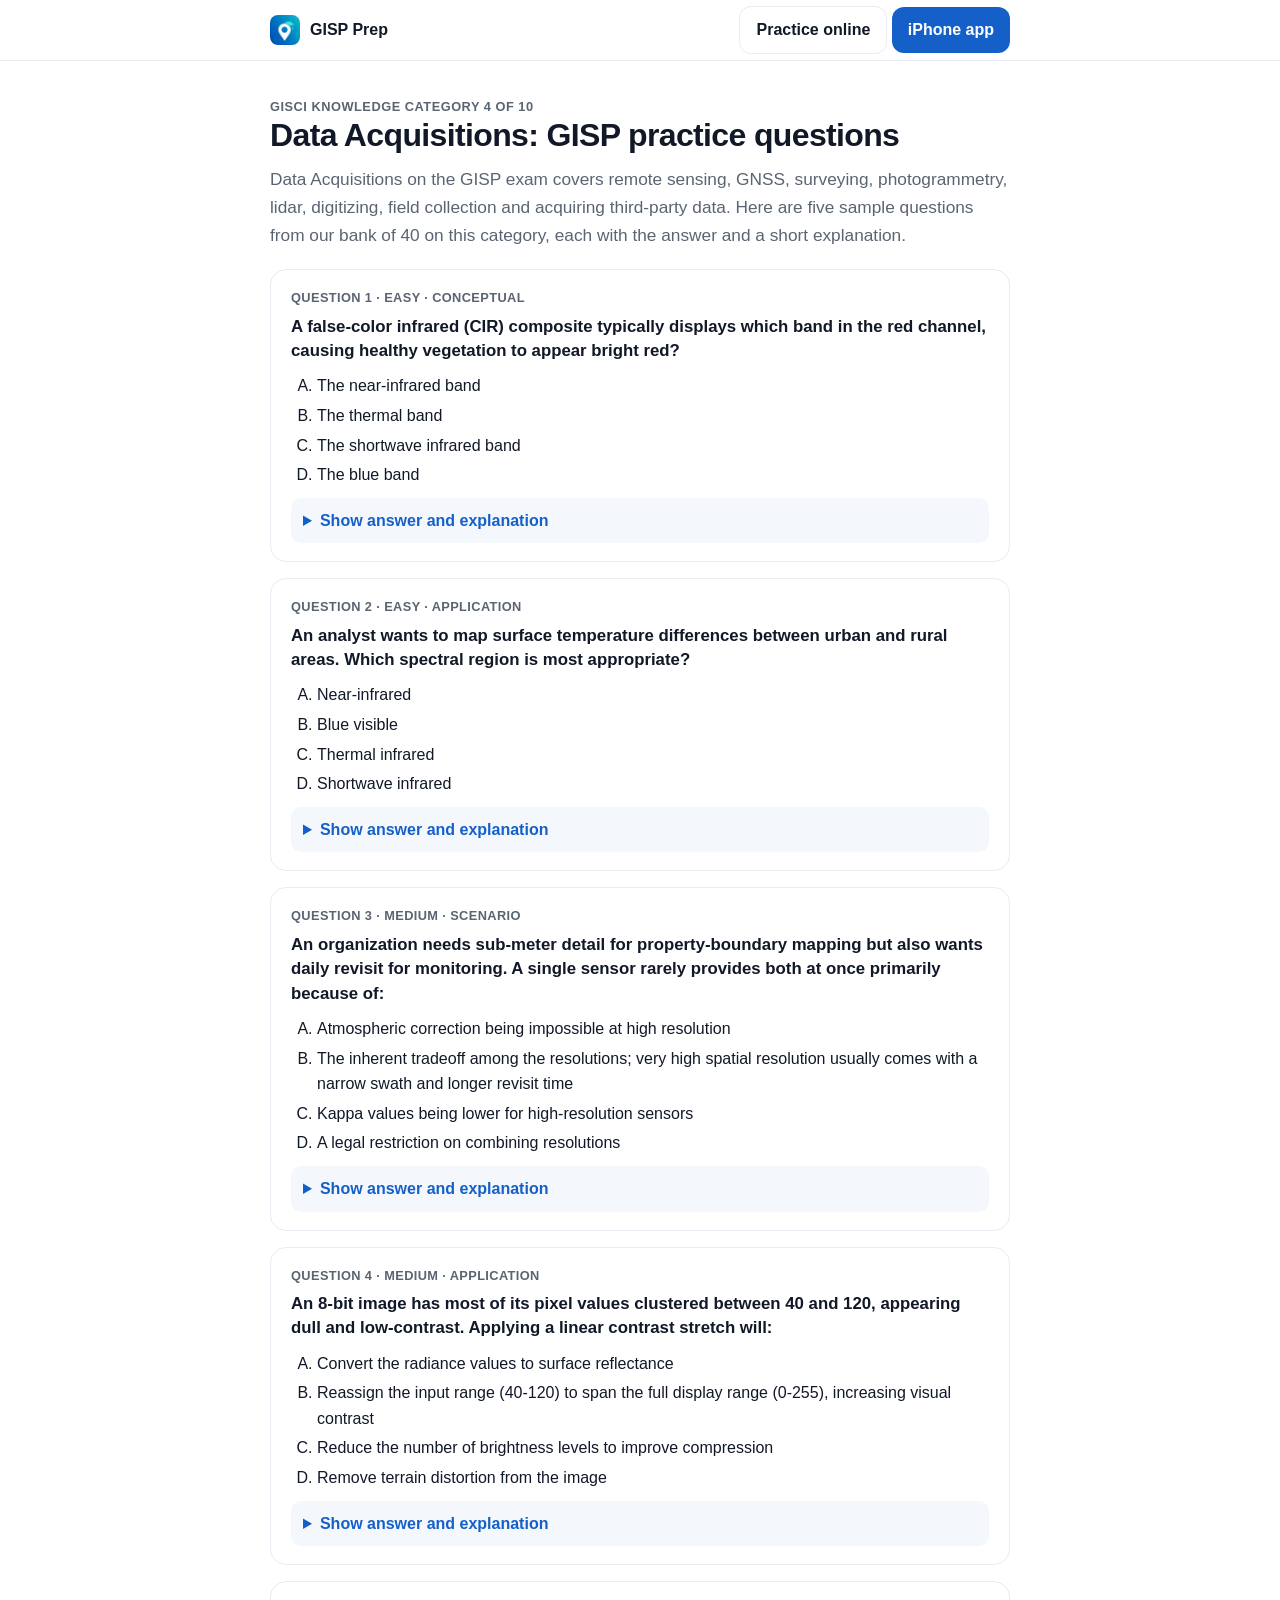
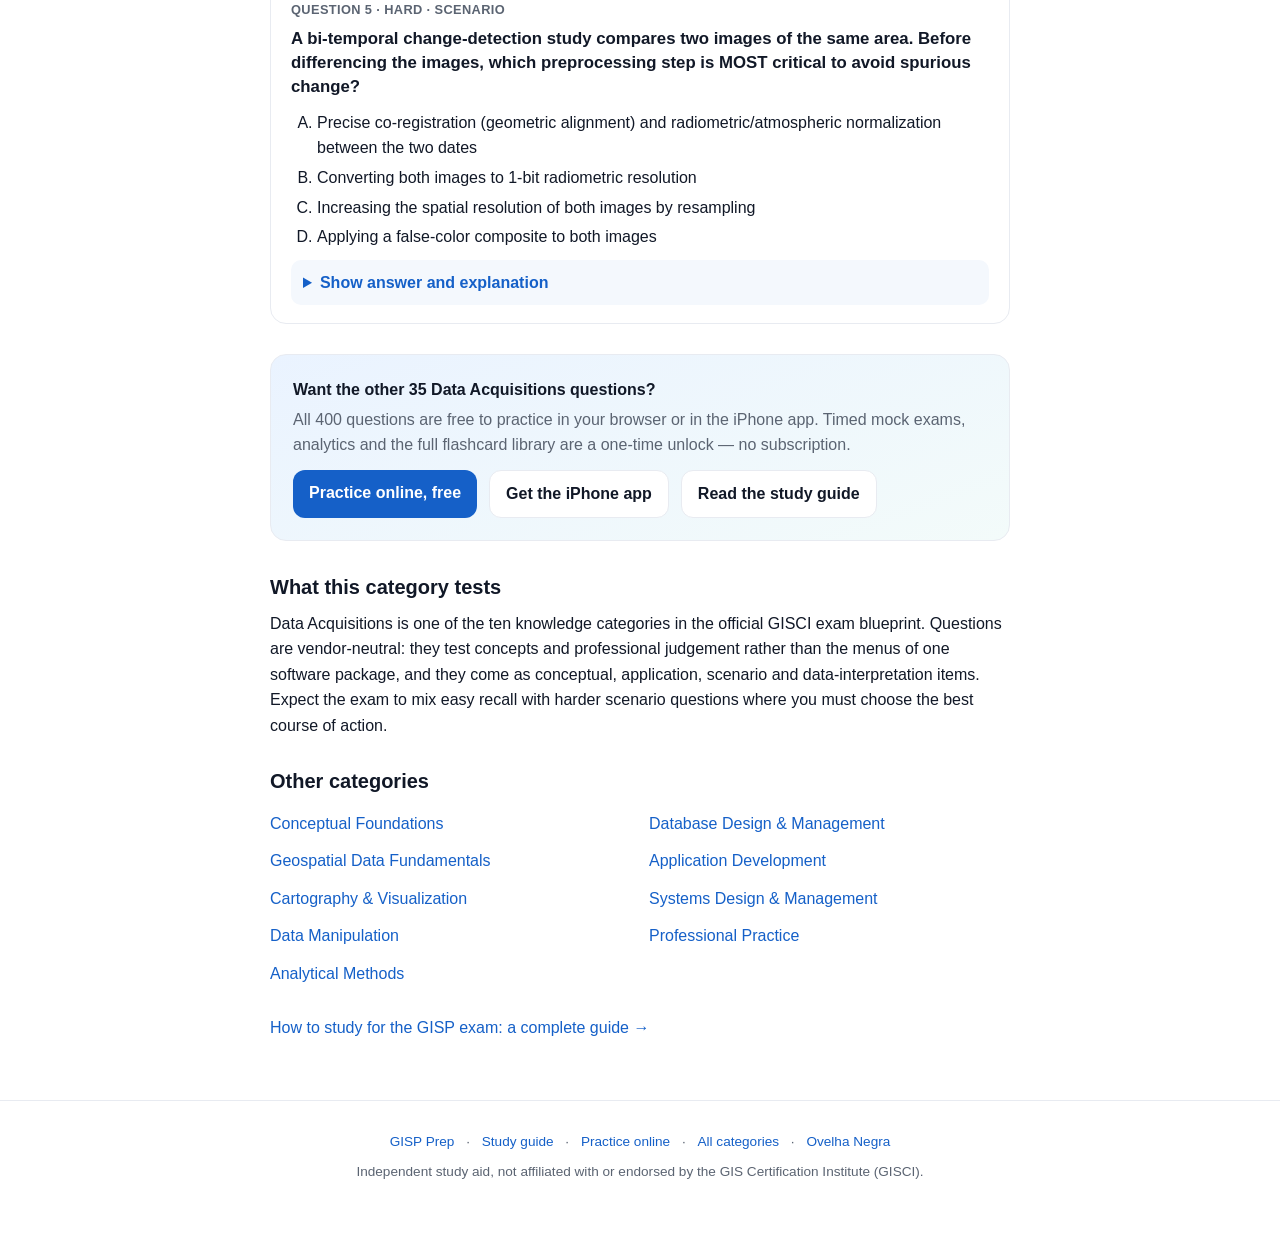
<file: GISPApp/questions/data-acquisitions/index.html>
<!doctype html><html lang="en"><head><meta charset="utf-8"><meta name="viewport" content="width=device-width,initial-scale=1">
<title>Data Acquisitions: GISP Practice Questions (with answers) | GISP Prep</title><meta name="description" content="Five free GISP exam practice questions on Data Acquisitions with answers and explanations, from a bank of 400 covering all ten GISCI knowledge categories. Practice online or on iPhone."><link rel="canonical" href="https://ovelhanegra.io/GISPApp/questions/data-acquisitions/">
<meta name="apple-itunes-app" content="app-id=6785084756">
<meta property="og:type" content="article"><meta property="og:title" content="Data Acquisitions: GISP Practice Questions (with answers) | GISP Prep"><meta property="og:description" content="Five free GISP exam practice questions on Data Acquisitions with answers and explanations, from a bank of 400 covering all ten GISCI knowledge categories. Practice online or on iPhone."><meta property="og:url" content="https://ovelhanegra.io/GISPApp/questions/data-acquisitions/"><meta property="og:image" content="https://ovelhanegra.io/GISPApp/img/og.png">
<link rel="icon" href="../../img/icon.png">
<script type="application/ld+json">{"@context": "https://schema.org", "@type": "FAQPage", "mainEntity": [{"@type": "Question", "name": "A false-color infrared (CIR) composite typically displays which band in the red channel, causing healthy vegetation to appear bright red?", "acceptedAnswer": {"@type": "Answer", "text": "The near-infrared band. In a standard color-infrared composite, the NIR band is mapped to red, the red band to green, and the green band to blue. Because vegetation reflects strongly in NIR, it appears bright red, which makes CIR imagery useful for vegetation analysis."}}, {"@type": "Question", "name": "An analyst wants to map surface temperature differences between urban and rural areas. Which spectral region is most appropriate?", "acceptedAnswer": {"@type": "Answer", "text": "Thermal infrared. Thermal infrared sensors measure emitted heat (radiant temperature) from surfaces, making them appropriate for mapping land surface temperature and urban heat island effects. Near-infrared and SWIR primarily measure reflected, not emitted, energy."}}, {"@type": "Question", "name": "An organization needs sub-meter detail for property-boundary mapping but also wants daily revisit for monitoring. A single sensor rarely provides both at once primarily because of:", "acceptedAnswer": {"@type": "Answer", "text": "The inherent tradeoff among the resolutions; very high spatial resolution usually comes with a narrow swath and longer revisit time. There is a fundamental tradeoff among the four resolutions. Very high spatial resolution typically means a narrow imaging swath and a longer time to revisit a given site (lower temporal resolution), while broad-swath sensors with frequent revisit tend to have coarser spatial resolution. Constellations of satellites are one way to mitigate this."}}, {"@type": "Question", "name": "An 8-bit image has most of its pixel values clustered between 40 and 120, appearing dull and low-contrast. Applying a linear contrast stretch will:", "acceptedAnswer": {"@type": "Answer", "text": "Reassign the input range (40-120) to span the full display range (0-255), increasing visual contrast. A linear contrast stretch maps the actual input brightness range to the full available display range (0-255 for 8-bit), spreading the values out so that subtle differences become visible. It improves visual interpretation but does not change the underlying information content the way correction steps do."}}, {"@type": "Question", "name": "A bi-temporal change-detection study compares two images of the same area. Before differencing the images, which preprocessing step is MOST critical to avoid spurious change?", "acceptedAnswer": {"@type": "Answer", "text": "Precise co-registration (geometric alignment) and radiometric/atmospheric normalization between the two dates. Reliable change detection requires that pixels in both images represent the same ground location (accurate co-registration) and that brightness values are comparable (radiometric/atmospheric normalization). Misregistration or uncorrected atmospheric/illumination differences create false change that is unrelated to actual surface change."}}]}</script>
<style>
:root{--blue:#1560c8;--blue2:#0ea5a4;--ink:#111827;--sub:#5b6472;--line:#e8ebf1;--soft:#f4f8fd}
*{box-sizing:border-box;margin:0;padding:0}body{font-family:-apple-system,BlinkMacSystemFont,"Segoe UI",Roboto,Helvetica,Arial,sans-serif;color:var(--ink);line-height:1.6;-webkit-font-smoothing:antialiased}
a{color:var(--blue);text-decoration:none}.in{max-width:780px;margin:0 auto;padding:0 20px}
nav{border-bottom:1px solid var(--line);background:#fff;position:sticky;top:0}nav .in{display:flex;justify-content:space-between;align-items:center;height:60px}
.brand{display:flex;align-items:center;gap:10px;font-weight:800;color:var(--ink)}.brand img{width:30px;height:30px;border-radius:8px}
.btn{display:inline-block;background:var(--blue);color:#fff;border-radius:12px;padding:10px 16px;font-weight:700}.btn.ghost{background:#fff;color:var(--ink);border:1px solid var(--line)}
main{padding:36px 0 60px}h1{font-size:2rem;line-height:1.15;letter-spacing:-.02em}h2{font-size:1.25rem;margin:26px 0 8px}.lead{color:var(--sub);font-size:1.08rem;margin:12px 0 20px}
.q{border:1px solid var(--line);border-radius:16px;padding:18px 20px;margin:16px 0;background:#fff}.q .m{font-size:.8rem;color:var(--sub);font-weight:600;letter-spacing:.03em;text-transform:uppercase}
.q h3{font-size:1.05rem;margin:6px 0 10px;line-height:1.45}.q ol{list-style:upper-alpha;padding-left:26px}.q li{margin:4px 0}
details{margin-top:10px;background:var(--soft);border-radius:10px;padding:10px 12px}summary{cursor:pointer;font-weight:700;color:var(--blue)}details p{margin-top:8px}
.cta{background:linear-gradient(160deg,#eaf3ff,#f3fbfa);border:1px solid var(--line);border-radius:16px;padding:22px;margin:30px 0}.cta .row{display:flex;gap:12px;flex-wrap:wrap;margin-top:12px}
.cats{columns:2;gap:18px}.cats a{display:block;padding:6px 0}@media(max-width:600px){.cats{columns:1}}
footer{border-top:1px solid var(--line);color:var(--sub);font-size:.85rem;padding:30px 20px 50px;text-align:center}footer a{margin:0 8px}
</style></head><body>
<nav><div class="in"><a class="brand" href="../../"><img src="../../img/icon.png" alt="">GISP Prep</a><div><a class="btn ghost" href="../../practice/">Practice online</a> <a class="btn" href="https://apps.apple.com/us/app/gisp-prep-gis-exam-practice/id6785084756">iPhone app</a></div></div></nav>
<main><div class="in"><p style="color:var(--sub);font-weight:700;letter-spacing:.04em;text-transform:uppercase;font-size:.8rem">GISCI knowledge category 4 of 10</p>
<h1>Data Acquisitions: GISP practice questions</h1>
<p class="lead">Data Acquisitions on the GISP exam covers remote sensing, GNSS, surveying, photogrammetry, lidar, digitizing, field collection and acquiring third-party data. Here are five sample questions from our bank of 40 on this category, each with the answer and a short explanation.</p>
<article class="q"><div class="m">Question 1 · Easy · Conceptual</div><h3>A false-color infrared (CIR) composite typically displays which band in the red channel, causing healthy vegetation to appear bright red?</h3><ol><li>The near-infrared band</li><li>The thermal band</li><li>The shortwave infrared band</li><li>The blue band</li></ol>
<details><summary>Show answer and explanation</summary><p><b>Answer: A.</b> In a standard color-infrared composite, the NIR band is mapped to red, the red band to green, and the green band to blue. Because vegetation reflects strongly in NIR, it appears bright red, which makes CIR imagery useful for vegetation analysis.</p></details></article><article class="q"><div class="m">Question 2 · Easy · Application</div><h3>An analyst wants to map surface temperature differences between urban and rural areas. Which spectral region is most appropriate?</h3><ol><li>Near-infrared</li><li>Blue visible</li><li>Thermal infrared</li><li>Shortwave infrared</li></ol>
<details><summary>Show answer and explanation</summary><p><b>Answer: C.</b> Thermal infrared sensors measure emitted heat (radiant temperature) from surfaces, making them appropriate for mapping land surface temperature and urban heat island effects. Near-infrared and SWIR primarily measure reflected, not emitted, energy.</p></details></article><article class="q"><div class="m">Question 3 · Medium · Scenario</div><h3>An organization needs sub-meter detail for property-boundary mapping but also wants daily revisit for monitoring. A single sensor rarely provides both at once primarily because of:</h3><ol><li>Atmospheric correction being impossible at high resolution</li><li>The inherent tradeoff among the resolutions; very high spatial resolution usually comes with a narrow swath and longer revisit time</li><li>Kappa values being lower for high-resolution sensors</li><li>A legal restriction on combining resolutions</li></ol>
<details><summary>Show answer and explanation</summary><p><b>Answer: B.</b> There is a fundamental tradeoff among the four resolutions. Very high spatial resolution typically means a narrow imaging swath and a longer time to revisit a given site (lower temporal resolution), while broad-swath sensors with frequent revisit tend to have coarser spatial resolution. Constellations of satellites are one way to mitigate this.</p></details></article><article class="q"><div class="m">Question 4 · Medium · Application</div><h3>An 8-bit image has most of its pixel values clustered between 40 and 120, appearing dull and low-contrast. Applying a linear contrast stretch will:</h3><ol><li>Convert the radiance values to surface reflectance</li><li>Reassign the input range (40-120) to span the full display range (0-255), increasing visual contrast</li><li>Reduce the number of brightness levels to improve compression</li><li>Remove terrain distortion from the image</li></ol>
<details><summary>Show answer and explanation</summary><p><b>Answer: B.</b> A linear contrast stretch maps the actual input brightness range to the full available display range (0-255 for 8-bit), spreading the values out so that subtle differences become visible. It improves visual interpretation but does not change the underlying information content the way correction steps do.</p></details></article><article class="q"><div class="m">Question 5 · Hard · Scenario</div><h3>A bi-temporal change-detection study compares two images of the same area. Before differencing the images, which preprocessing step is MOST critical to avoid spurious change?</h3><ol><li>Precise co-registration (geometric alignment) and radiometric/atmospheric normalization between the two dates</li><li>Converting both images to 1-bit radiometric resolution</li><li>Increasing the spatial resolution of both images by resampling</li><li>Applying a false-color composite to both images</li></ol>
<details><summary>Show answer and explanation</summary><p><b>Answer: A.</b> Reliable change detection requires that pixels in both images represent the same ground location (accurate co-registration) and that brightness values are comparable (radiometric/atmospheric normalization). Misregistration or uncorrected atmospheric/illumination differences create false change that is unrelated to actual surface change.</p></details></article>
<div class="cta"><b>Want the other 35 Data Acquisitions questions?</b><p style="color:var(--sub);margin-top:4px">All 400 questions are free to practice in your browser or in the iPhone app. Timed mock exams, analytics and the full flashcard library are a one-time unlock — no subscription.</p>
<div class="row"><a class="btn" href="../../practice/">Practice online, free</a><a class="btn ghost" href="https://apps.apple.com/us/app/gisp-prep-gis-exam-practice/id6785084756">Get the iPhone app</a><a class="btn ghost" href="../../gisp-exam-study-guide/">Read the study guide</a></div></div>
<h2>What this category tests</h2>
<p>Data Acquisitions is one of the ten knowledge categories in the official GISCI exam blueprint. Questions are vendor-neutral: they test concepts and professional judgement rather than the menus of one software package, and they come as conceptual, application, scenario and data-interpretation items. Expect the exam to mix easy recall with harder scenario questions where you must choose the best course of action.</p>
<h2>Other categories</h2><div class="cats"><a href="../conceptual-foundations/">Conceptual Foundations</a><a href="../geospatial-data-fundamentals/">Geospatial Data Fundamentals</a><a href="../cartography-and-visualization/">Cartography &amp; Visualization</a><a href="../data-manipulation/">Data Manipulation</a><a href="../analytical-methods/">Analytical Methods</a><a href="../database-design-and-management/">Database Design &amp; Management</a><a href="../application-development/">Application Development</a><a href="../systems-design-and-management/">Systems Design &amp; Management</a><a href="../professional-practice/">Professional Practice</a></div>
<p style="margin-top:22px"><a href="../../gisp-exam-study-guide/">How to study for the GISP exam: a complete guide →</a></p></div></main>
<footer><a href="../../">GISP Prep</a> · <a href="../../gisp-exam-study-guide/">Study guide</a> · <a href="../../practice/">Practice online</a> · <a href="../">All categories</a> · <a href="https://ovelhanegra.io/">Ovelha Negra</a><p style="margin-top:8px">Independent study aid, not affiliated with or endorsed by the GIS Certification Institute (GISCI).</p></footer>
</body></html>
</file>
<file: showroom/pavao/app.css>
/* Apni Roots showroom demo — deliberately styled in the store's own visual
   language (black nav, yellow roundel, red price discs, orange sale strip) so
   the prospect sees THEIR site with the assistant on it. Committed light theme:
   this mirrors a live storefront, not a themed document. All classes .ar-*. */

.ar { --ink: #201412; --paper: #fff; --warm: #f7f3ec; --line: #e7e3da;
      --yellow: #e8b34b; --red: #a31621; --orange: #6e1220; --green: #1f7a43;
      font-family: -apple-system, BlinkMacSystemFont, "Segoe UI", Roboto, Helvetica, Arial, sans-serif;
      color: var(--ink); background: var(--paper); min-height: 100vh; }
.ar * { box-sizing: border-box; }
.ar button { font: inherit; cursor: pointer; }
.ar img { max-width: 100%; }

/* ---- demo ribbon ---- */
.ar-ribbon { background: var(--ink); color: #cfcabe; font-size: 12.5px; letter-spacing: .01em;
  padding: 7px 16px; text-align: center; }
.ar-ribbon b { color: var(--yellow); font-weight: 700; }
.ar-ribbon a { color: #fff; text-decoration: underline; }

/* ---- header ---- */
.ar-head { display: flex; align-items: center; gap: 18px; max-width: 1180px; margin: 0 auto;
  padding: 14px 20px; }
.ar-logo { display: flex; align-items: center; gap: 9px; font-size: 26px; font-weight: 800;
  letter-spacing: -0.02em; white-space: nowrap; }
.ar-logo-a { width: 38px; height: 38px; border-radius: 50%; background: var(--ink); color: var(--yellow);
  display: grid; place-items: center; font-size: 24px; font-weight: 800; padding-bottom: 3px; }
.ar-search { flex: 1; display: flex; align-items: center; gap: 8px; border: 1px solid var(--line);
  border-radius: 4px; padding: 9px 12px; background: #fbfaf7; }
.ar-search svg { flex: none; opacity: .45; }
.ar-search input { border: 0; outline: 0; background: none; font: inherit; width: 100%; }
.ar-bag { display: flex; align-items: center; gap: 7px; background: none; border: 0; font-weight: 600;
  font-size: 14.5px; padding: 6px 2px; }
.ar-bag .ar-bag-n { background: var(--red); color: #fff; border-radius: 999px; font-size: 11.5px;
  min-width: 19px; height: 19px; display: grid; place-items: center; padding: 0 5px; font-weight: 700; }

/* ---- nav ---- */
.ar-nav { background: var(--ink); }
.ar-nav-in { max-width: 1180px; margin: 0 auto; padding: 0 20px; display: flex; gap: 4px;
  overflow-x: auto; scrollbar-width: none; }
.ar-nav-in::-webkit-scrollbar { display: none; }
.ar-nav button { background: none; border: 0; color: #fff; font-size: 13px; font-weight: 600;
  letter-spacing: .06em; text-transform: uppercase; padding: 12px 14px; white-space: nowrap; }
.ar-nav button:hover, .ar-nav button.on { color: var(--yellow); }

/* ---- sale strip ---- */
.ar-sale { background: linear-gradient(100deg, var(--orange), var(--red)); color: #fff;
  text-align: center; padding: 26px 20px 22px; }
.ar-sale h1 { margin: 0; font-size: clamp(26px, 4.5vw, 44px); font-weight: 800; letter-spacing: .02em;
  text-transform: uppercase; text-shadow: 0 2px 0 rgba(0,0,0,.18); }
.ar-sale h1 span { color: #ffe9a8; }
.ar-sale p { margin: 6px 0 0; font-size: 13.5px; font-weight: 700; letter-spacing: .12em;
  text-transform: uppercase; opacity: .92; }

/* ---- category pills ---- */
.ar-cats { max-width: 1180px; margin: 18px auto 0; padding: 0 20px; display: flex; gap: 8px;
  flex-wrap: wrap; }
.ar-cats button { border: 1px solid var(--line); background: #fff; border-radius: 999px;
  padding: 7px 14px; font-size: 13px; font-weight: 600; color: #444; }
.ar-cats button.on { background: var(--ink); border-color: var(--ink); color: var(--yellow); }

/* ---- grid ---- */
.ar-wrap { max-width: 1180px; margin: 0 auto; padding: 18px 20px 60px; }
.ar-grid { display: grid; grid-template-columns: repeat(auto-fill, minmax(178px, 1fr)); gap: 14px; }
.ar-card { border: 1px solid var(--line); border-radius: 8px; background: #fff; overflow: hidden;
  display: flex; flex-direction: column; transition: box-shadow .15s; position: relative; }
.ar-card:hover { box-shadow: 0 6px 22px rgba(0,0,0,.09); }
.ar-tile { position: relative; aspect-ratio: 1 / 0.82; display: flex; flex-direction: column;
  justify-content: center; align-items: center; text-align: center; padding: 14px 12px 26px; gap: 2px; }
.ar-tile .ar-brand { font-size: 21px; font-weight: 800; letter-spacing: -.01em; line-height: 1.05; }
.ar-tile .ar-rest { font-size: 12px; font-weight: 600; opacity: .75; line-height: 1.25; }
.ar-size { position: absolute; top: 8px; left: 8px; background: rgba(255,255,255,.85); color: #333;
  font-size: 10.5px; font-weight: 700; border-radius: 3px; padding: 2px 6px; }
.ar-flag { position: absolute; top: 8px; right: 8px; background: var(--yellow); color: var(--ink);
  font-size: 10.5px; font-weight: 800; border-radius: 3px; padding: 2px 7px; letter-spacing: .04em; }
.ar-price { position: absolute; bottom: -18px; left: 10px; width: 52px; height: 52px; border-radius: 50%;
  background: var(--red); color: #fff; display: grid; place-items: center; font-weight: 800;
  font-size: 13.5px; box-shadow: 0 2px 6px rgba(0,0,0,.25); z-index: 1; }
.ar-card-body { padding: 22px 12px 12px; display: flex; flex-direction: column; gap: 8px; flex: 1; }
.ar-card-name { font-size: 13.5px; font-weight: 700; line-height: 1.3; flex: 1; }
.ar-add { border: 1.5px solid var(--ink); background: #fff; border-radius: 5px; padding: 7px 10px;
  font-size: 13px; font-weight: 700; transition: background .12s, color .12s; }
.ar-add:hover { background: var(--ink); color: var(--yellow); }
.ar-add.in { background: var(--green); border-color: var(--green); color: #fff; }

/* ---- pitch footer ---- */
.ar-pitch { background: var(--warm); border-top: 1px solid var(--line); margin-top: 30px; }
.ar-pitch-in { max-width: 780px; margin: 0 auto; padding: 44px 20px 50px; text-align: center; }
.ar-pitch-in h2 { font-size: 24px; margin: 0 0 10px; letter-spacing: -.01em; }
.ar-pitch-in p { font-size: 15px; line-height: 1.65; color: #4a463e; margin: 0 0 10px; }
.ar-pitch-in .ar-fine { font-size: 12.5px; color: #8a8578; margin-top: 18px; }
.ar-pitch-in a { color: var(--ink); font-weight: 700; }

/* ---- chat FAB ---- */
.ar-fab { position: fixed; right: 20px; bottom: 20px; z-index: 60; display: flex; align-items: center;
  gap: 10px; }
.ar-fab-label { background: #fff; border: 1px solid var(--line); border-radius: 999px; padding: 8px 14px;
  font-size: 13px; font-weight: 600; box-shadow: 0 4px 18px rgba(0,0,0,.14); }
.ar-fab-btn { width: 58px; height: 58px; border-radius: 50%; border: 0; background: var(--ink);
  color: var(--yellow); display: grid; place-items: center; box-shadow: 0 6px 22px rgba(0,0,0,.3);
  transition: transform .12s; }
.ar-fab-btn:hover { transform: scale(1.06); }

/* ---- chat panel ---- */
.ar-chat { position: fixed; right: 20px; bottom: 20px; z-index: 70; width: 384px; max-width: calc(100vw - 24px);
  height: 560px; max-height: calc(100vh - 40px); background: #fff; border-radius: 14px; overflow: hidden;
  display: flex; flex-direction: column; box-shadow: 0 12px 48px rgba(0,0,0,.28); border: 1px solid var(--line); }
.ar-chat-head { background: var(--ink); color: #fff; padding: 12px 14px; display: flex; align-items: center; gap: 10px; }
.ar-chat-head .ar-logo-a { width: 30px; height: 30px; font-size: 19px; background: var(--yellow); color: var(--ink); }
.ar-chat-title { flex: 1; line-height: 1.2; }
.ar-chat-title b { font-size: 14.5px; display: block; }
.ar-chat-title span { font-size: 11px; color: #b9b3a4; }
.ar-chat-x { background: none; border: 0; color: #fff; padding: 6px; opacity: .8; }
.ar-chat-x:hover { opacity: 1; }
.ar-msgs { flex: 1; overflow-y: auto; padding: 14px; display: flex; flex-direction: column; gap: 10px;
  background: var(--warm); }
.ar-msg { max-width: 86%; padding: 9px 12px; border-radius: 12px; font-size: 13.5px; line-height: 1.45;
  white-space: pre-wrap; overflow-wrap: break-word; }
.ar-msg.u { align-self: flex-end; background: var(--ink); color: #fff; border-bottom-right-radius: 4px; }
.ar-msg.a { align-self: flex-start; background: #fff; border: 1px solid var(--line); border-bottom-left-radius: 4px; }
.ar-msg.think { align-self: flex-start; color: #8a8578; font-size: 12.5px; padding: 2px 4px; }
.ar-chat-prods { align-self: stretch; display: flex; flex-direction: column; gap: 6px; }
.ar-cp { display: flex; align-items: center; gap: 10px; background: #fff; border: 1px solid var(--line);
  border-radius: 9px; padding: 8px 10px; }
.ar-cp-swatch { width: 34px; height: 34px; border-radius: 7px; flex: none; display: grid; place-items: center;
  font-size: 13px; font-weight: 800; color: rgba(0,0,0,.55); }
.ar-cp-info { flex: 1; min-width: 0; }
.ar-cp-info b { display: block; font-size: 12.5px; line-height: 1.25; }
.ar-cp-info span { font-size: 11px; color: #8a8578; }
.ar-cp-price { font-weight: 800; font-size: 12.5px; color: var(--red); white-space: nowrap; }
.ar-cp-add { border: 1.5px solid var(--ink); background: #fff; border-radius: 5px; padding: 4px 9px;
  font-size: 12px; font-weight: 700; }
.ar-cp-add:hover { background: var(--ink); color: var(--yellow); }
.ar-cp-add.in { background: var(--green); border-color: var(--green); color: #fff; }
.ar-addall { align-self: flex-start; border: 0; background: var(--red); color: #fff; border-radius: 999px;
  padding: 8px 16px; font-size: 13px; font-weight: 700; }
.ar-addall:hover { filter: brightness(1.08); }
.ar-chips { display: flex; flex-wrap: wrap; gap: 6px; align-self: stretch; }
.ar-chips button { border: 1px solid var(--line); background: #fff; border-radius: 999px; padding: 6px 12px;
  font-size: 12px; font-weight: 600; color: #444; }
.ar-chips button:hover { border-color: var(--ink); }
.ar-chat-in { display: flex; gap: 8px; padding: 10px; border-top: 1px solid var(--line); background: #fff; }
.ar-chat-in input { flex: 1; border: 1px solid var(--line); border-radius: 999px; padding: 10px 15px;
  font: inherit; font-size: 13.5px; outline: none; }
.ar-chat-in input:focus { border-color: var(--ink); }
.ar-send { width: 42px; height: 42px; border-radius: 50%; border: 0; background: var(--ink);
  color: var(--yellow); display: grid; place-items: center; flex: none; }
.ar-send:disabled { opacity: .4; cursor: default; }

/* ---- cart drawer ---- */
.ar-scrim { position: fixed; inset: 0; background: rgba(0,0,0,.35); z-index: 80; }
.ar-cart { position: fixed; top: 0; right: 0; bottom: 0; width: 400px; max-width: 92vw; background: #fff;
  z-index: 90; display: flex; flex-direction: column; box-shadow: -8px 0 40px rgba(0,0,0,.2); }
.ar-cart-head { display: flex; align-items: center; justify-content: space-between; padding: 16px 18px;
  border-bottom: 1px solid var(--line); font-weight: 800; font-size: 17px; }
.ar-cart-items { flex: 1; overflow-y: auto; padding: 12px 18px; display: flex; flex-direction: column; gap: 12px; }
.ar-ci { display: flex; align-items: center; gap: 12px; }
.ar-ci-info { flex: 1; min-width: 0; }
.ar-ci-info b { display: block; font-size: 13.5px; line-height: 1.3; }
.ar-ci-info span { font-size: 11.5px; color: #8a8578; }
.ar-qty { display: flex; align-items: center; gap: 2px; border: 1px solid var(--line); border-radius: 999px; }
.ar-qty button { border: 0; background: none; width: 26px; height: 26px; font-weight: 700; }
.ar-qty span { min-width: 18px; text-align: center; font-size: 13px; font-weight: 700; }
.ar-ci-price { font-weight: 800; font-size: 13.5px; min-width: 52px; text-align: right; }
.ar-cart-empty { color: #8a8578; text-align: center; margin-top: 40px; font-size: 14px; }
.ar-cart-foot { border-top: 1px solid var(--line); padding: 14px 18px 18px; }
.ar-free { font-size: 12.5px; font-weight: 600; color: #4a463e; margin-bottom: 6px; }
.ar-free b { color: var(--green); }
.ar-bar { height: 6px; border-radius: 999px; background: var(--line); overflow: hidden; margin-bottom: 12px; }
.ar-bar div { height: 100%; background: var(--green); border-radius: 999px; transition: width .25s; }
.ar-total { display: flex; justify-content: space-between; font-weight: 800; font-size: 16px; margin-bottom: 12px; }
.ar-checkout { width: 100%; border: 0; background: var(--yellow); color: var(--ink); font-weight: 800;
  border-radius: 7px; padding: 13px; font-size: 15px; }
.ar-checkout:hover { filter: brightness(1.05); }
.ar-cart-note { font-size: 11.5px; color: #8a8578; text-align: center; margin-top: 9px; }

@media (max-width: 640px) {
  .ar-head { flex-wrap: wrap; gap: 10px; padding: 12px 14px; }
  .ar-search { order: 3; flex-basis: 100%; }
  .ar-grid { grid-template-columns: repeat(2, 1fr); gap: 10px; }
  .ar-wrap { padding: 14px 14px 60px; }
  .ar-cats { padding: 0 14px; }
  .ar-chat { right: 8px; bottom: 8px; width: calc(100vw - 16px); height: min(600px, calc(100vh - 16px)); }
  .ar-fab { right: 14px; bottom: 14px; }
  .ar-fab-label { display: none; }
}
@media (prefers-reduced-motion: reduce) {
  .ar * { transition: none !important; animation: none !important; }
}

/* static build: [hidden] must beat the component display rules */
.ar-chat[hidden], .ar-cart[hidden], .ar-scrim[hidden] { display: none !important; }

/* ---- Pavão brand overrides: Portuguese-flag palette (black badge, deep red,
   gold, green), wood-tone header, chalkboard specials banner ---- */
.ar { --yellow: #f2c118; --red: #a5231d; --green: #2e7d32; --ink: #17120e; --warm: #f7f2e8; }
.ar-head { background: linear-gradient(#f9f0dc, #f3e6c8); border-bottom: 1px solid #e6d5ac; }
.ar-logo-a { background: var(--red); color: #fff; box-shadow: inset 0 0 0 2px var(--yellow); }
.ar-logo-sub { font-size: 11px; letter-spacing: .16em; color: var(--red); font-weight: 800;
  align-self: flex-end; padding-bottom: 7px; text-transform: uppercase; }
.ar-sale { background: #1b1410; }
.ar-sale h1 span { color: var(--yellow); }
.ar-sale p { color: #d8cfc0; }
.ar-chat-head .ar-logo-a { background: var(--red); color: #fff; }
</file>
